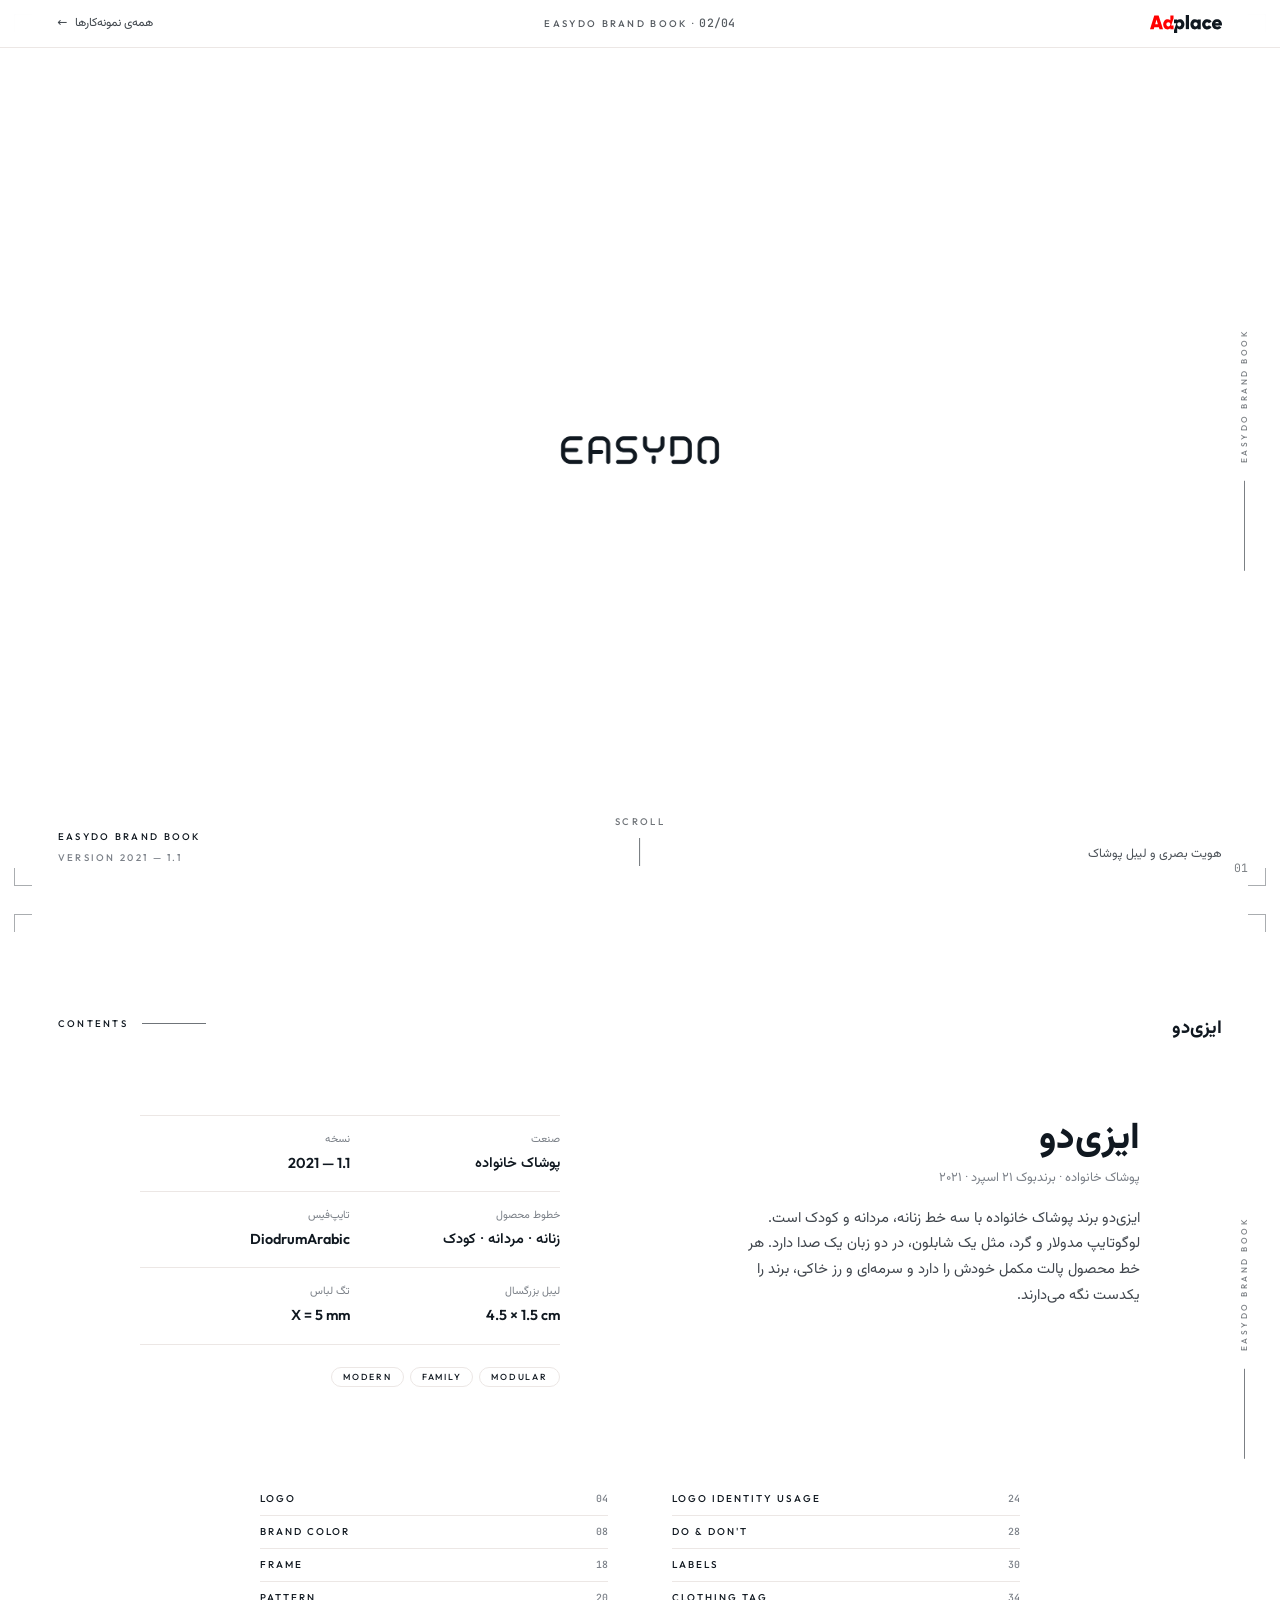
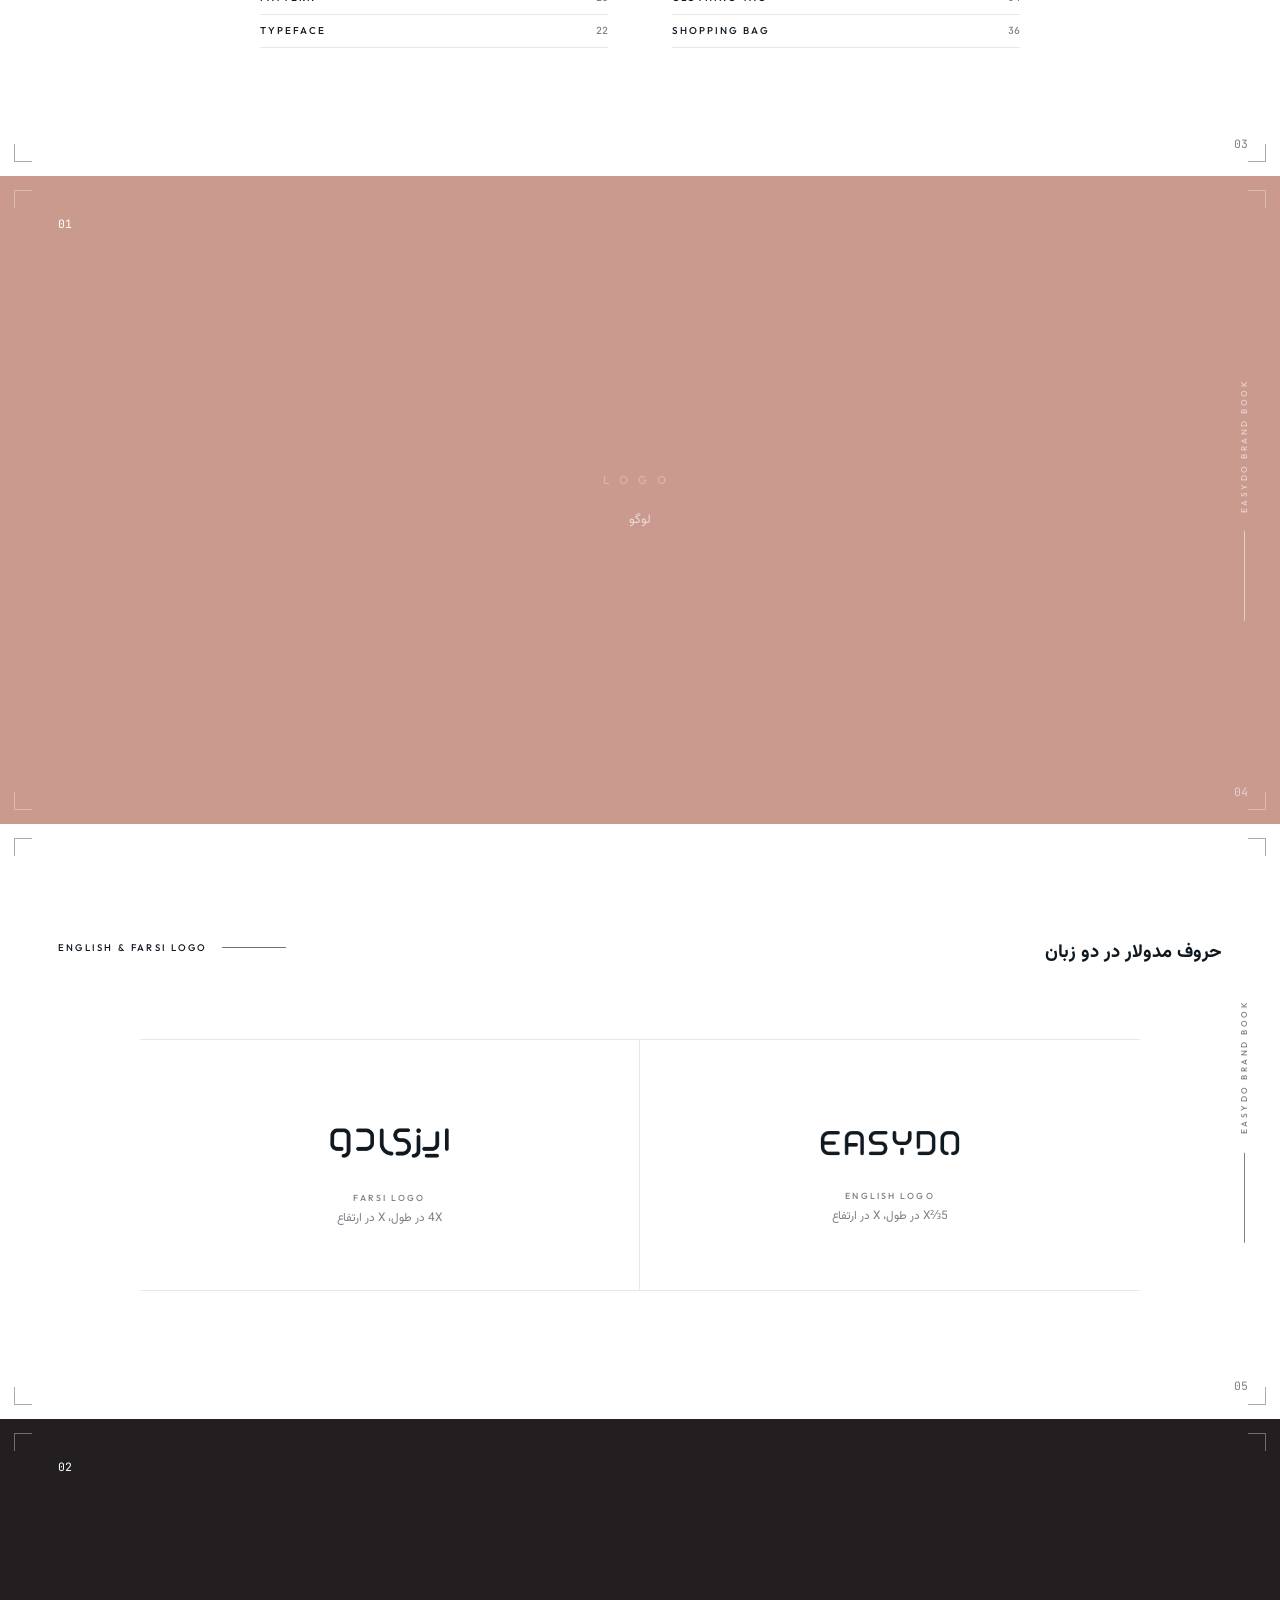
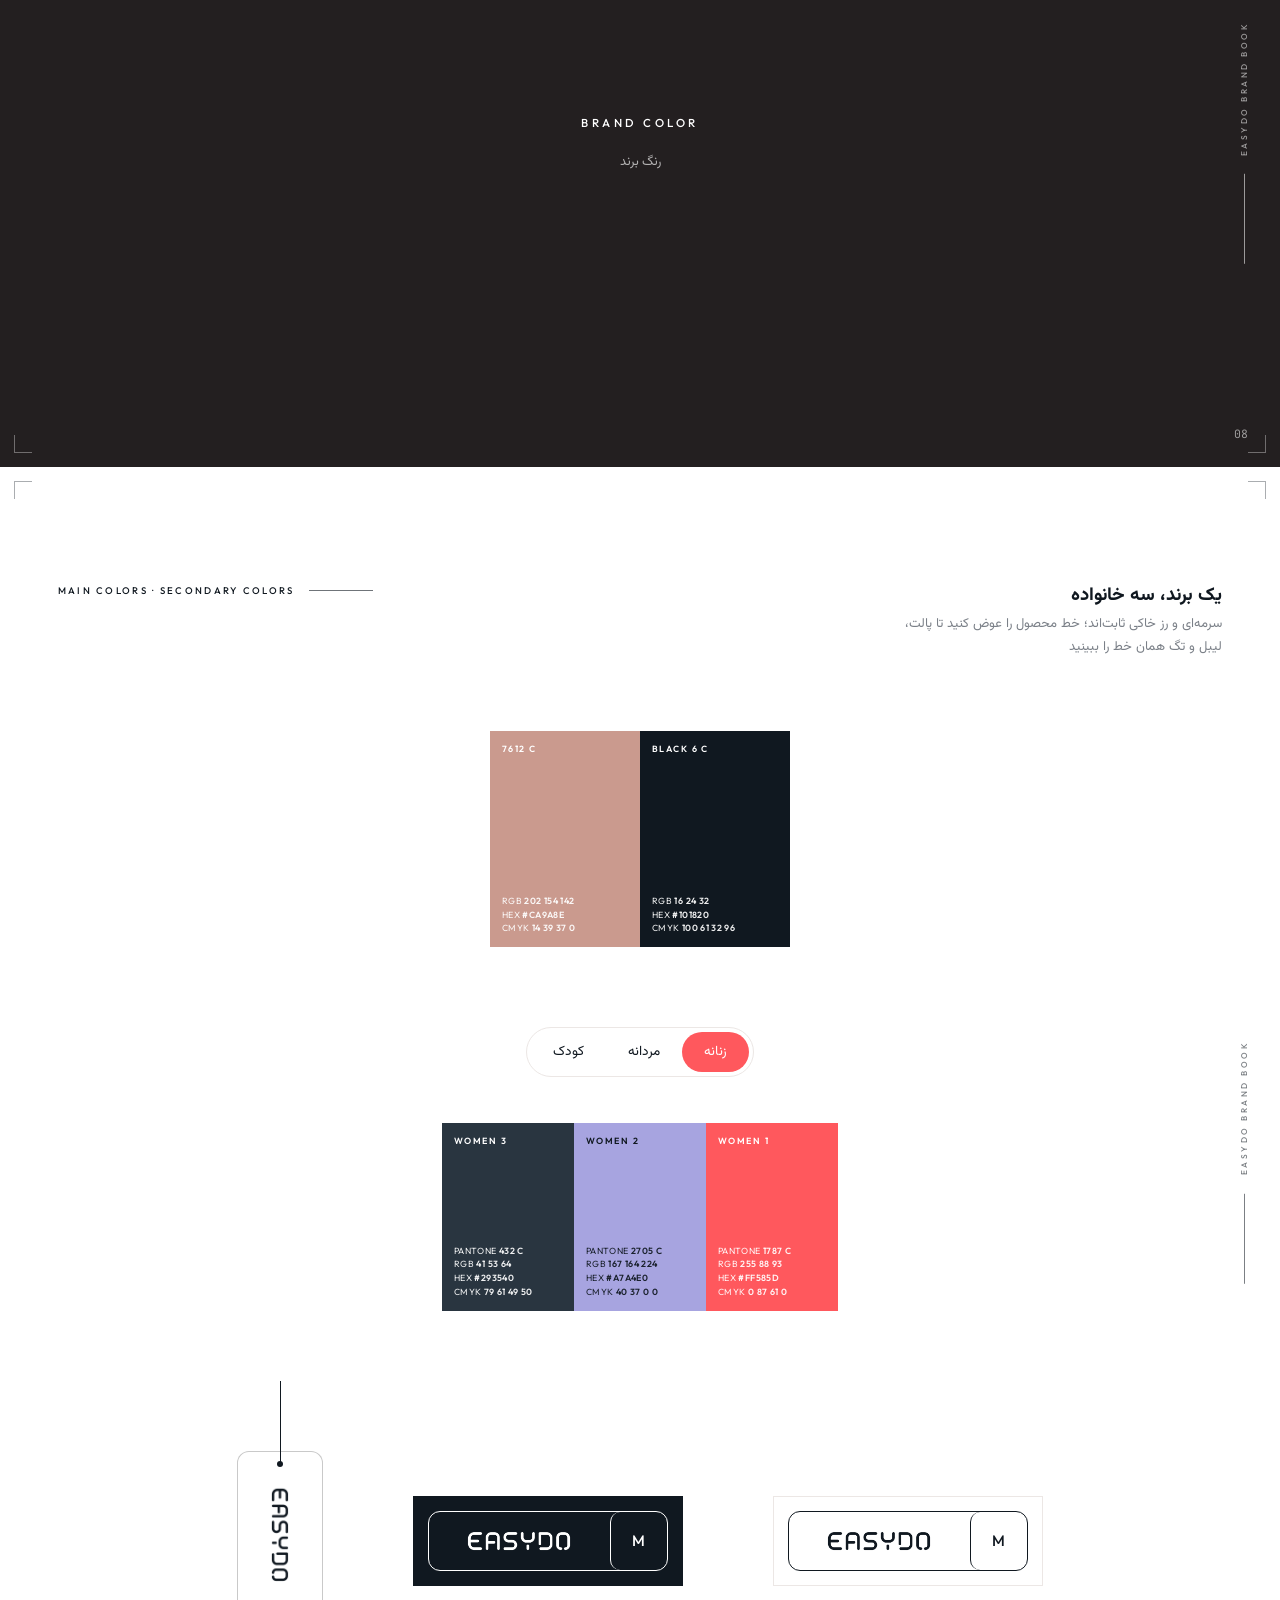
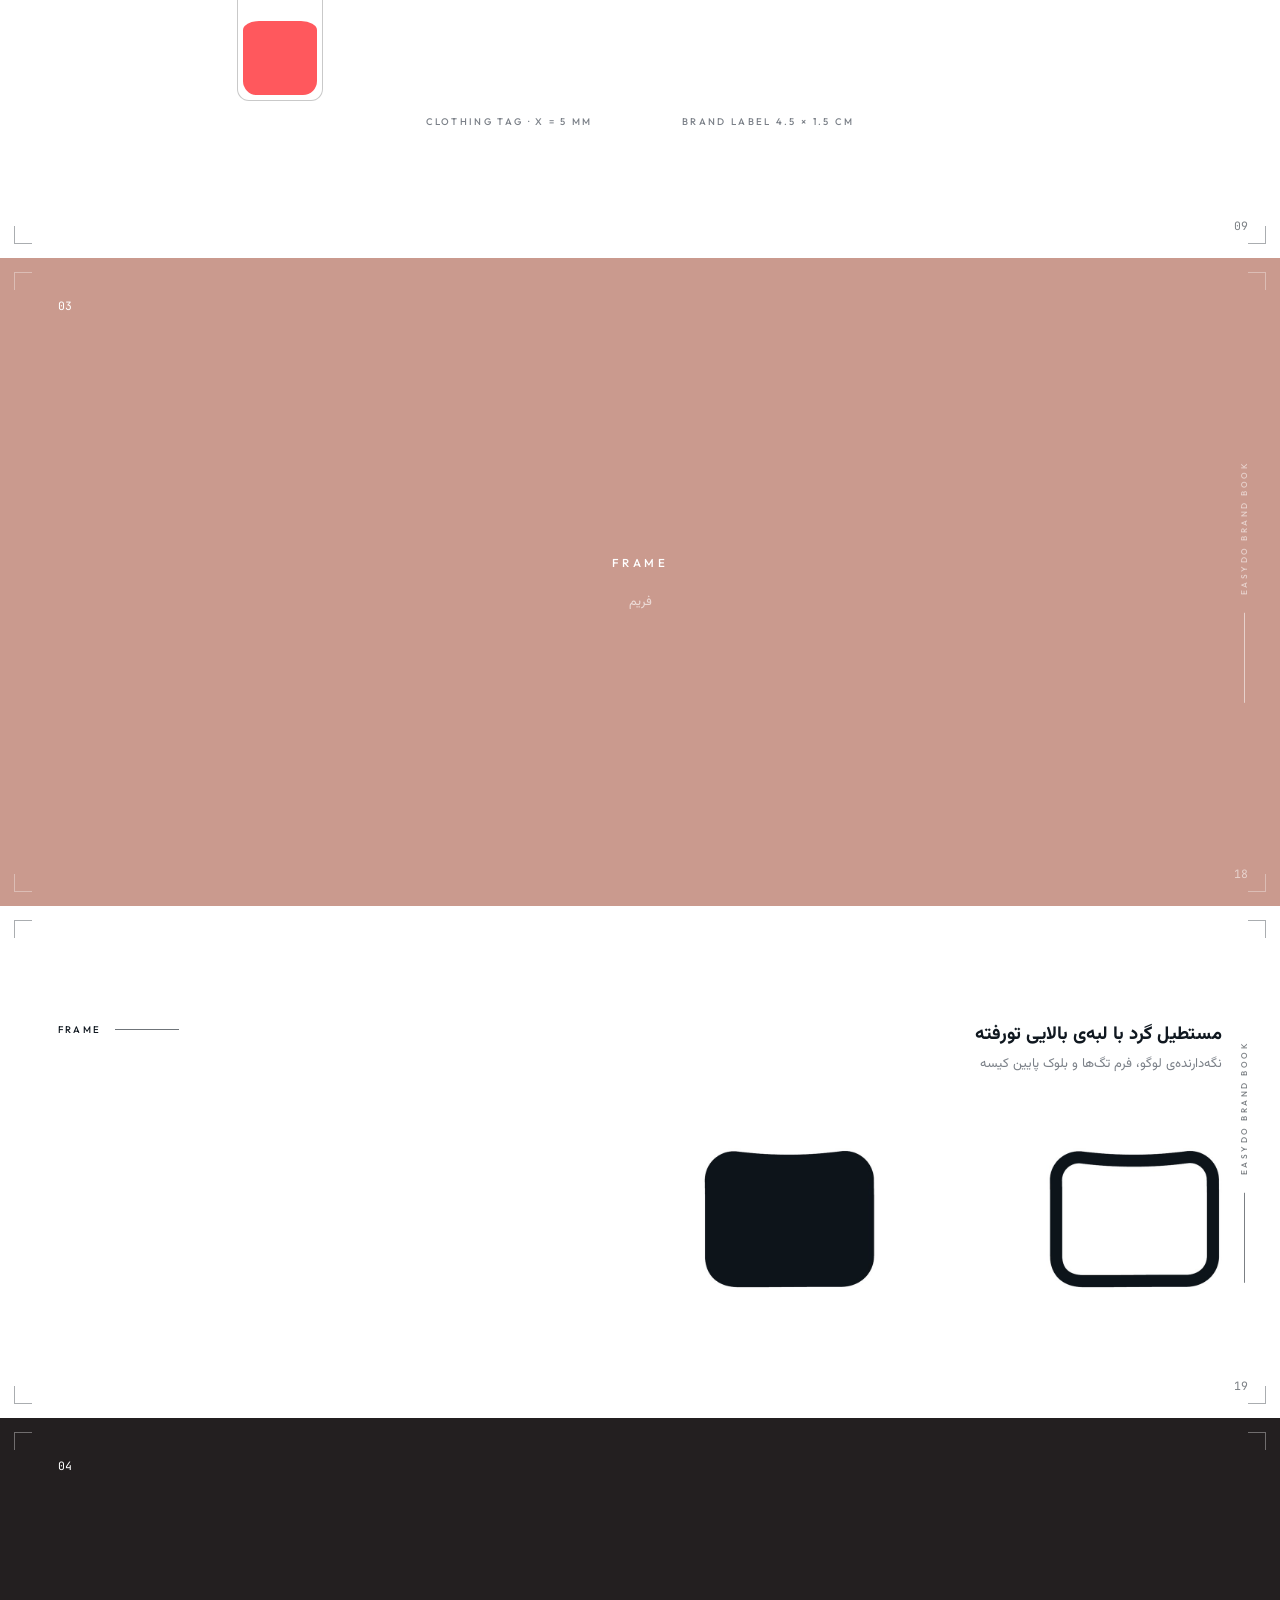
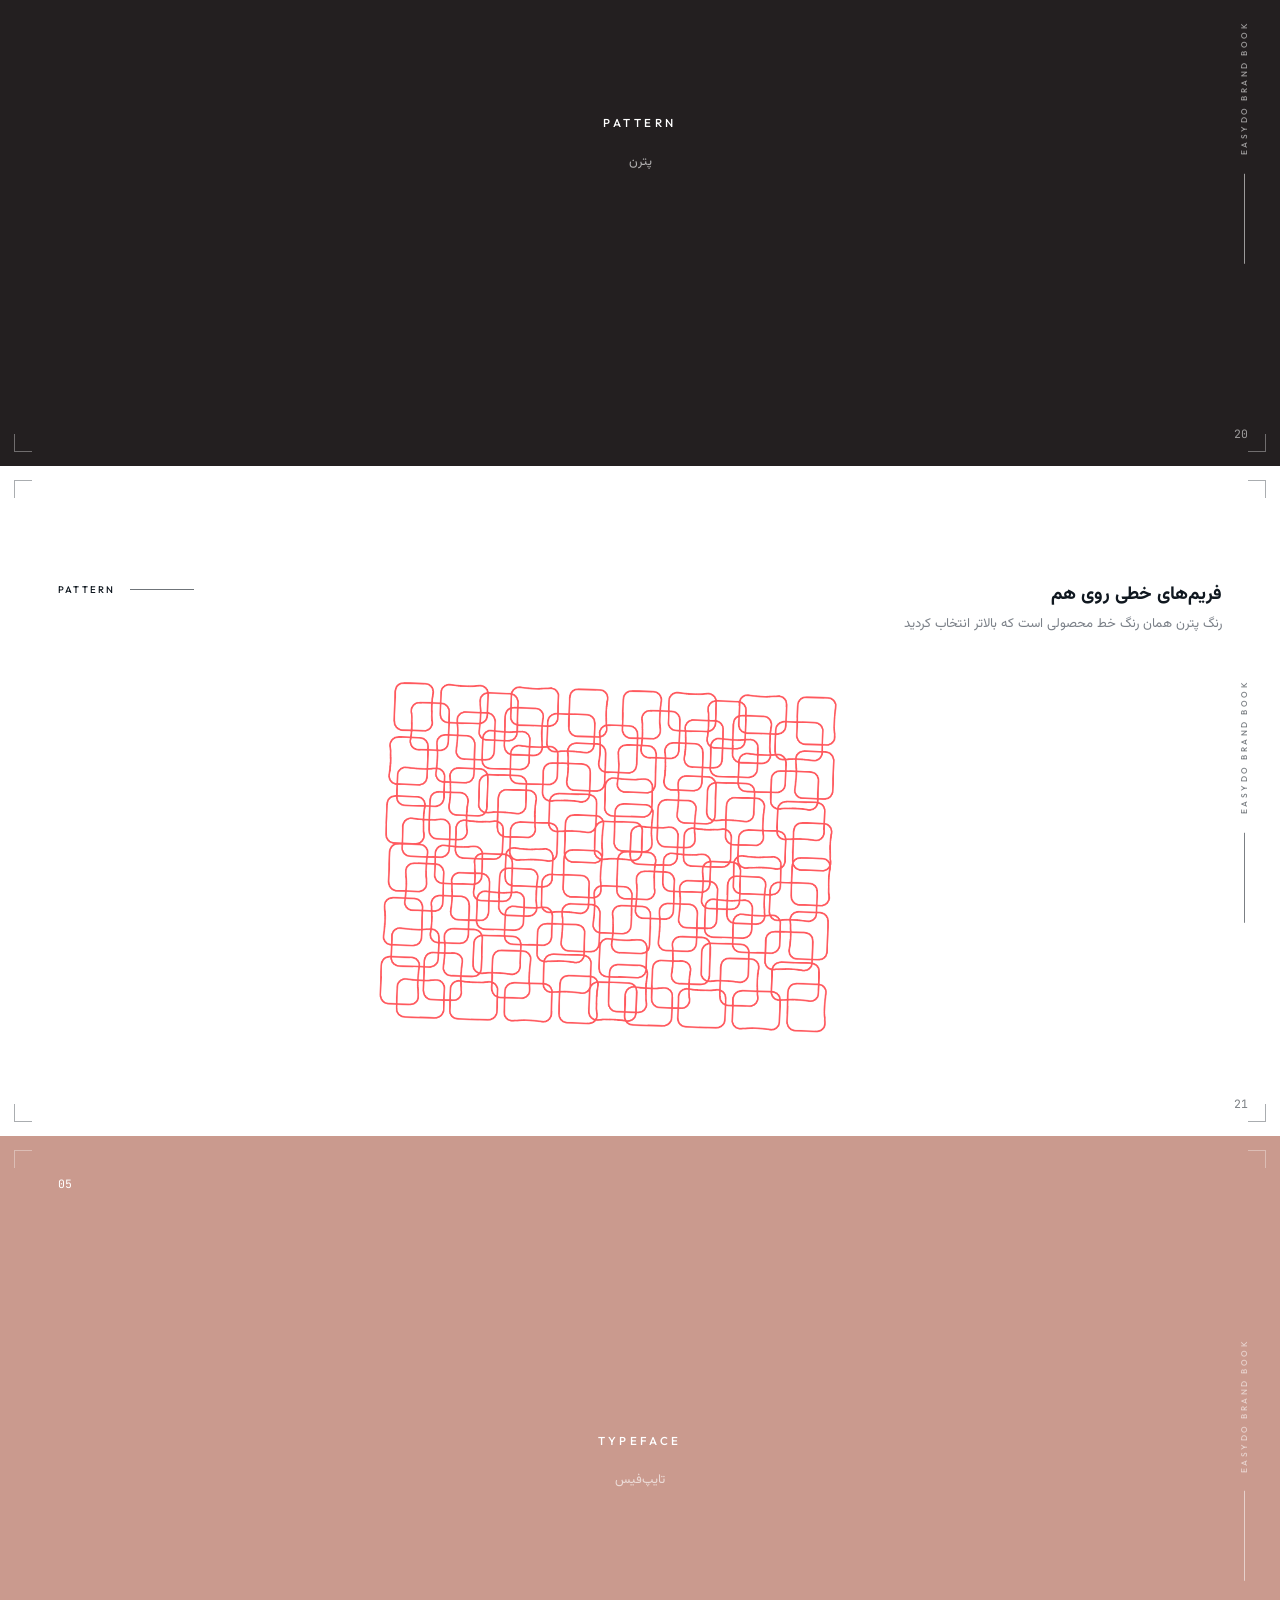
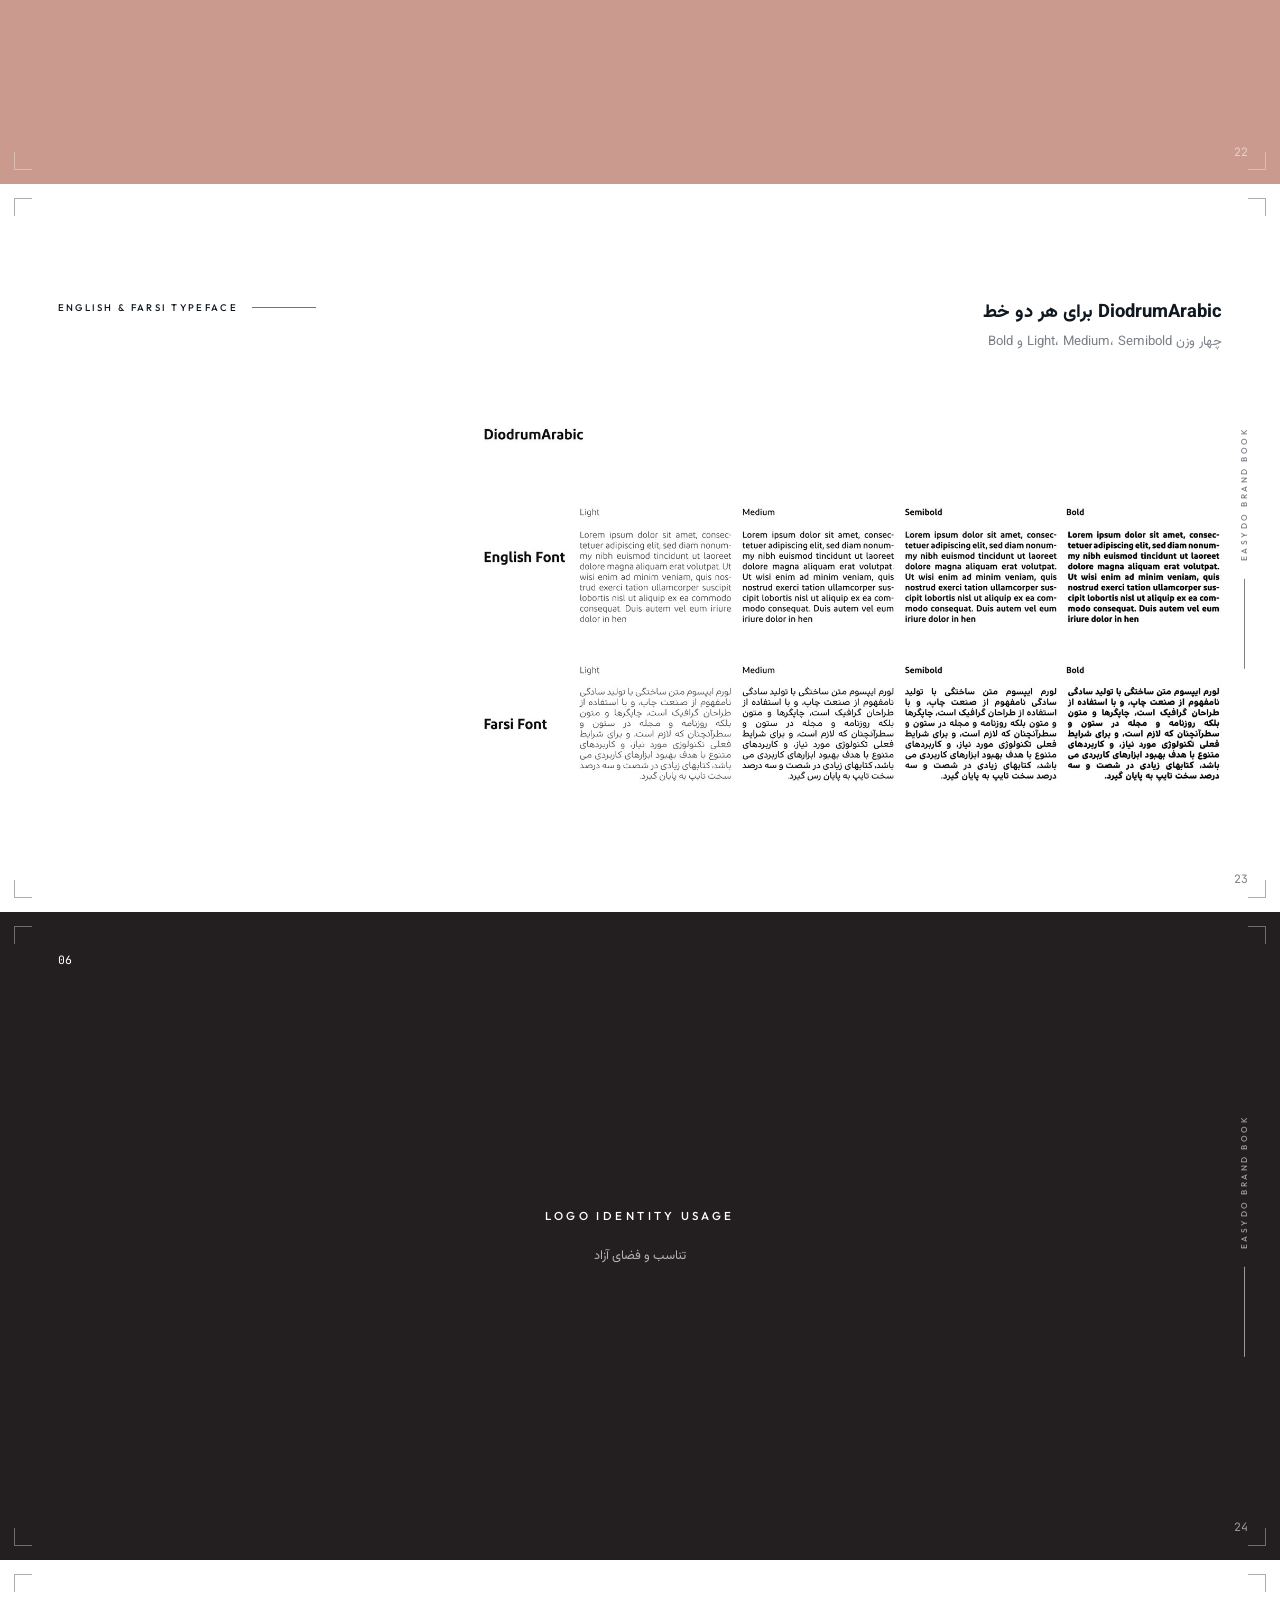
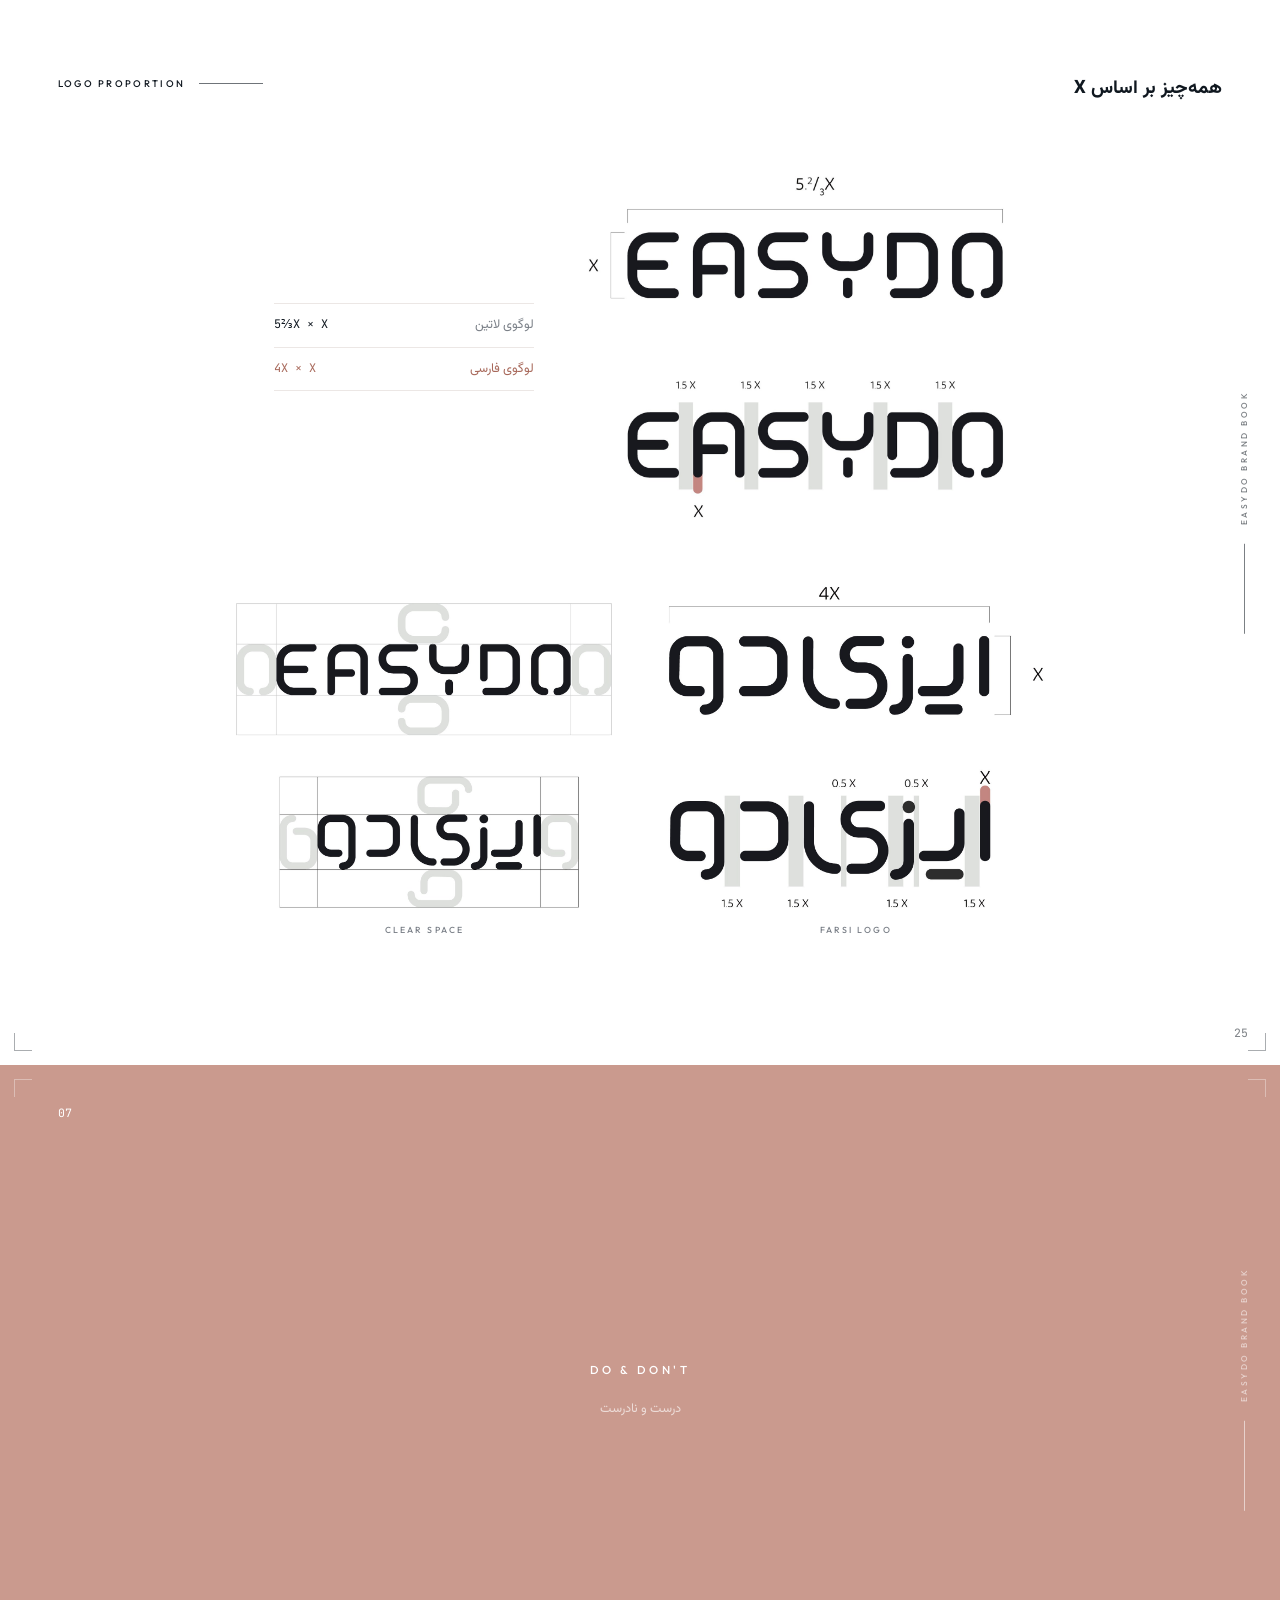
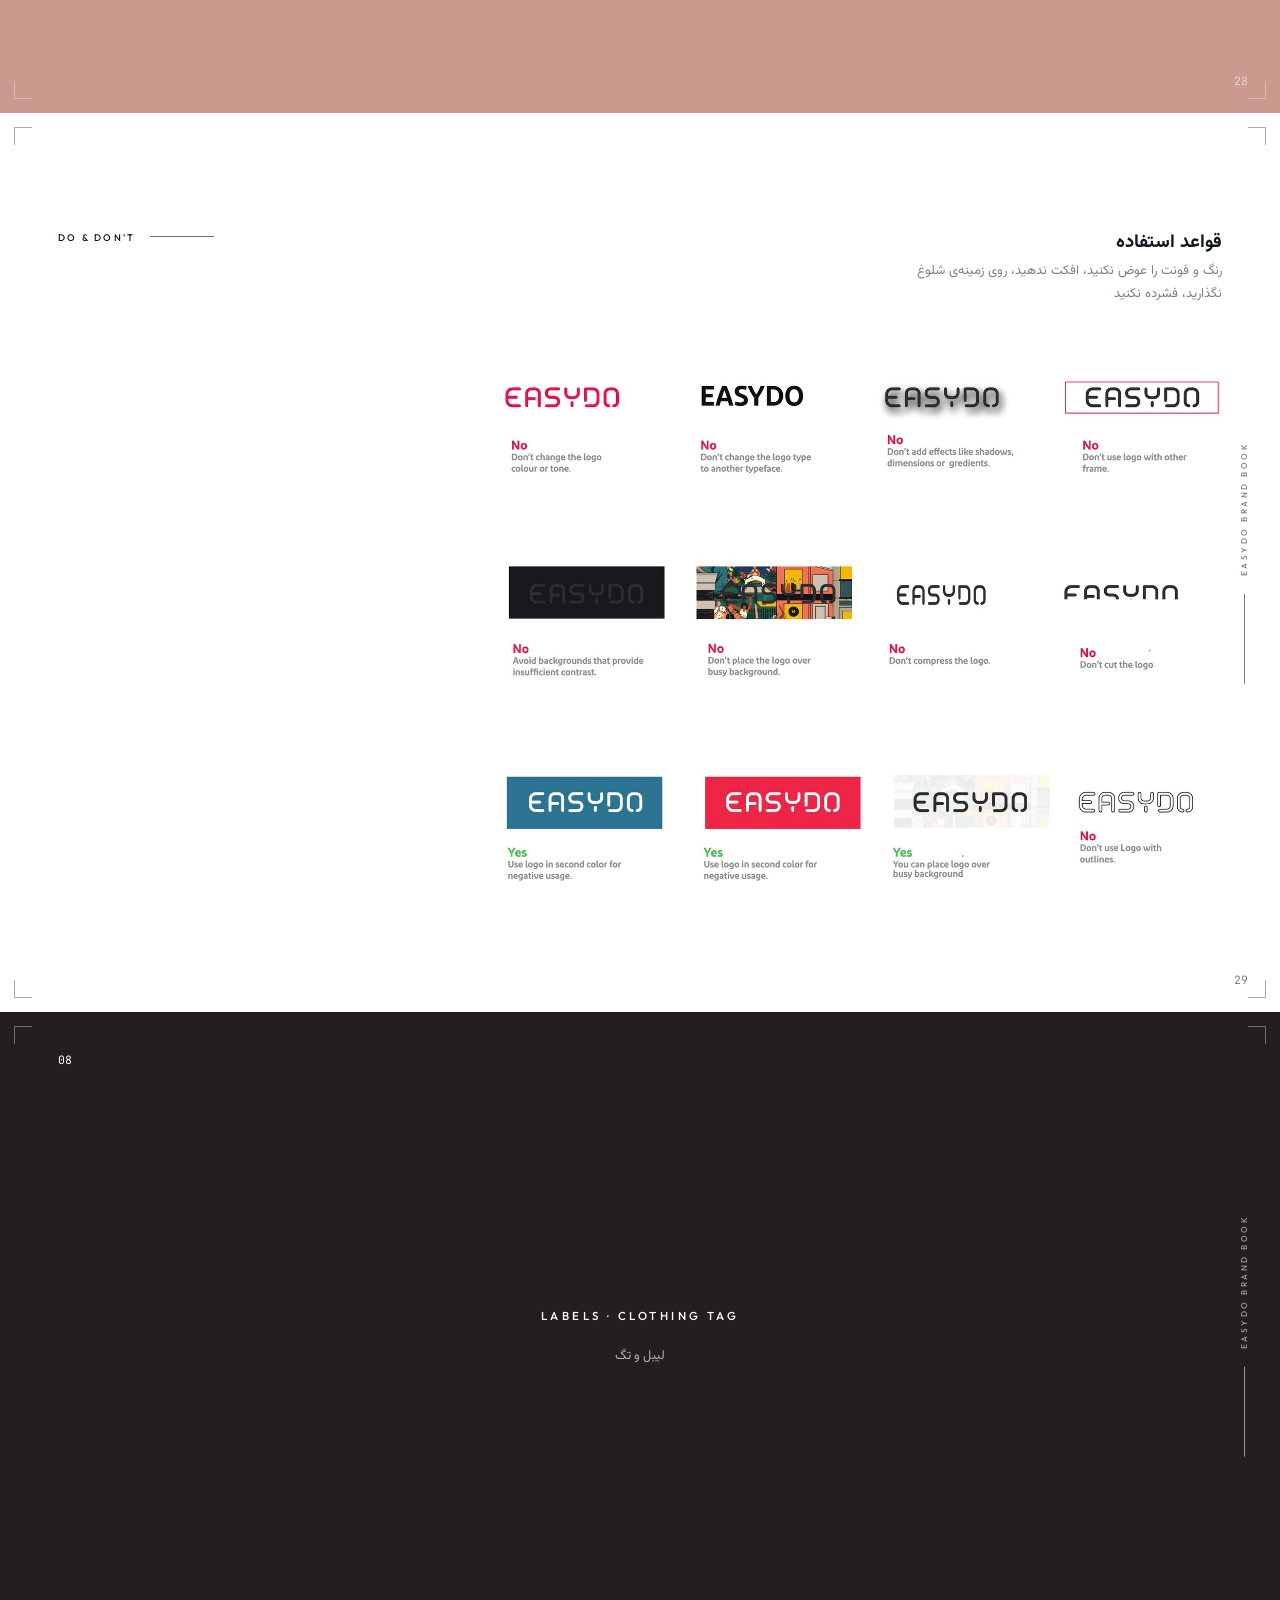
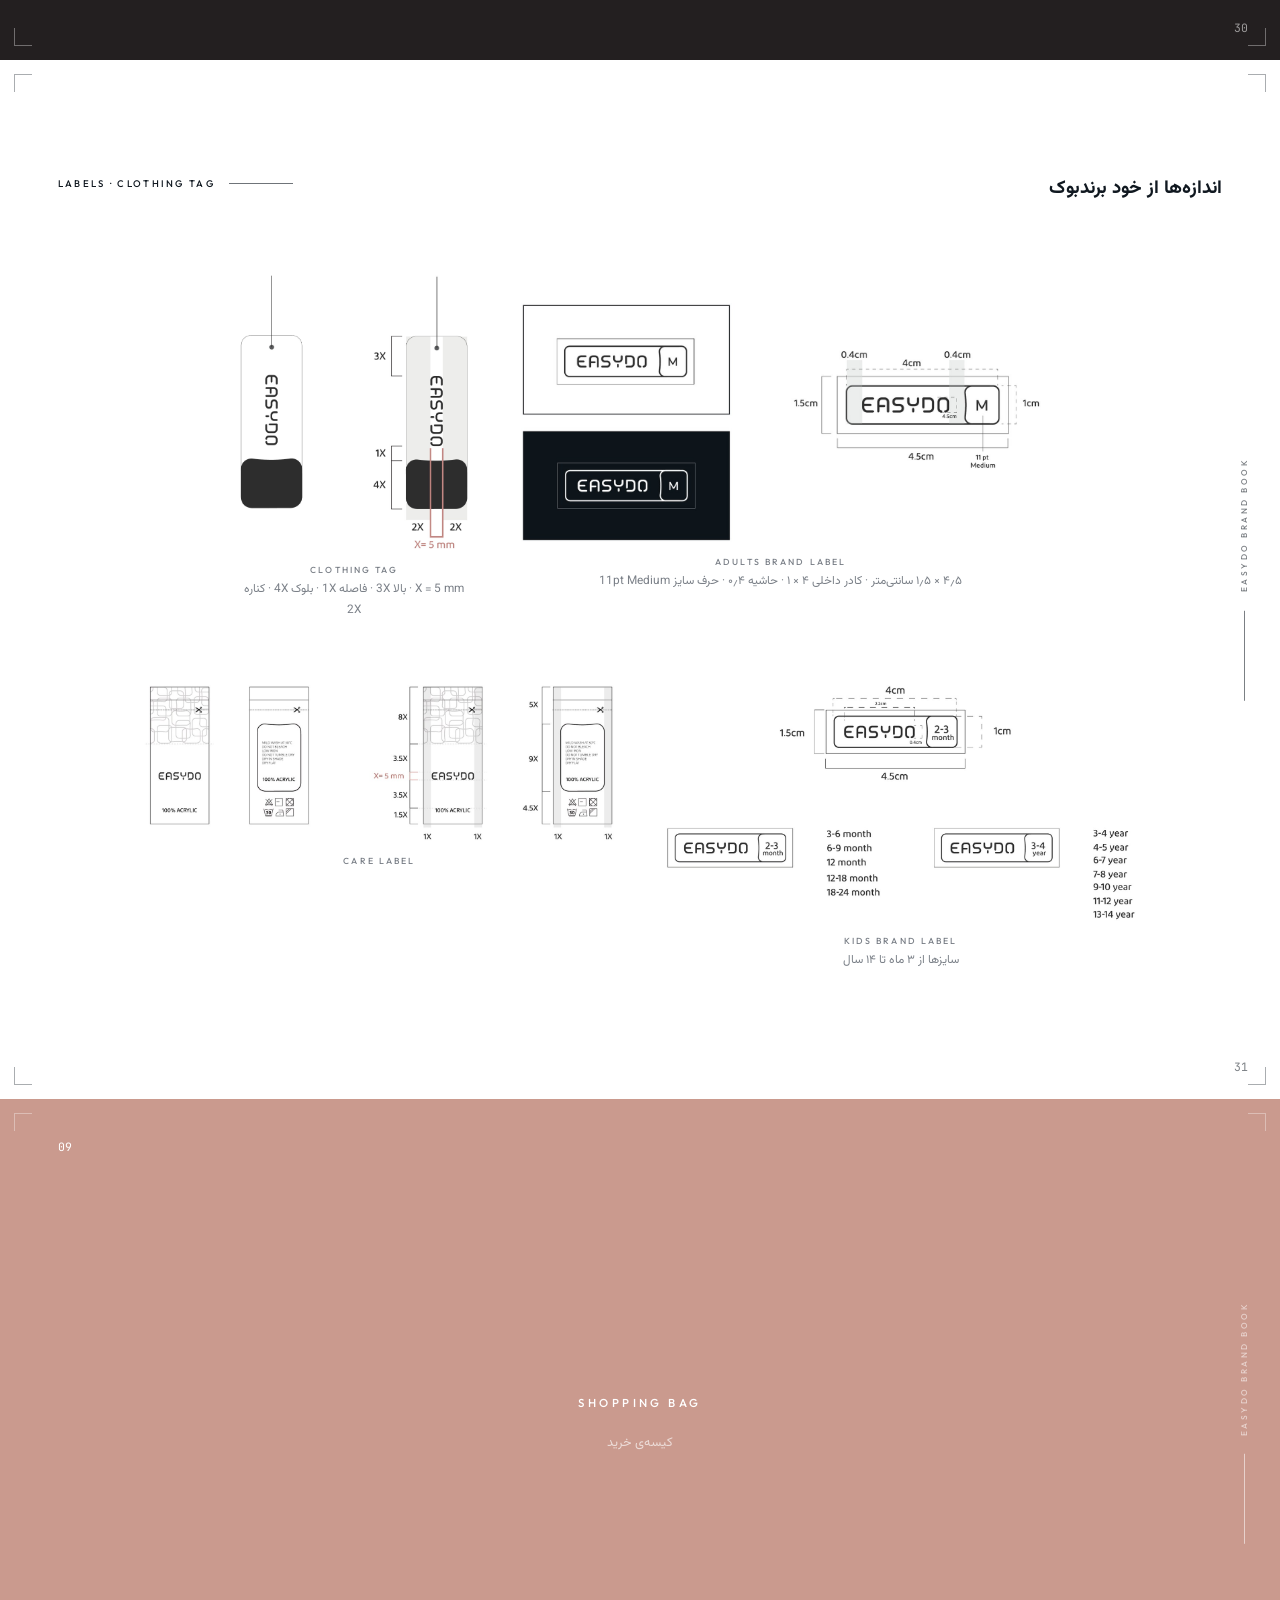
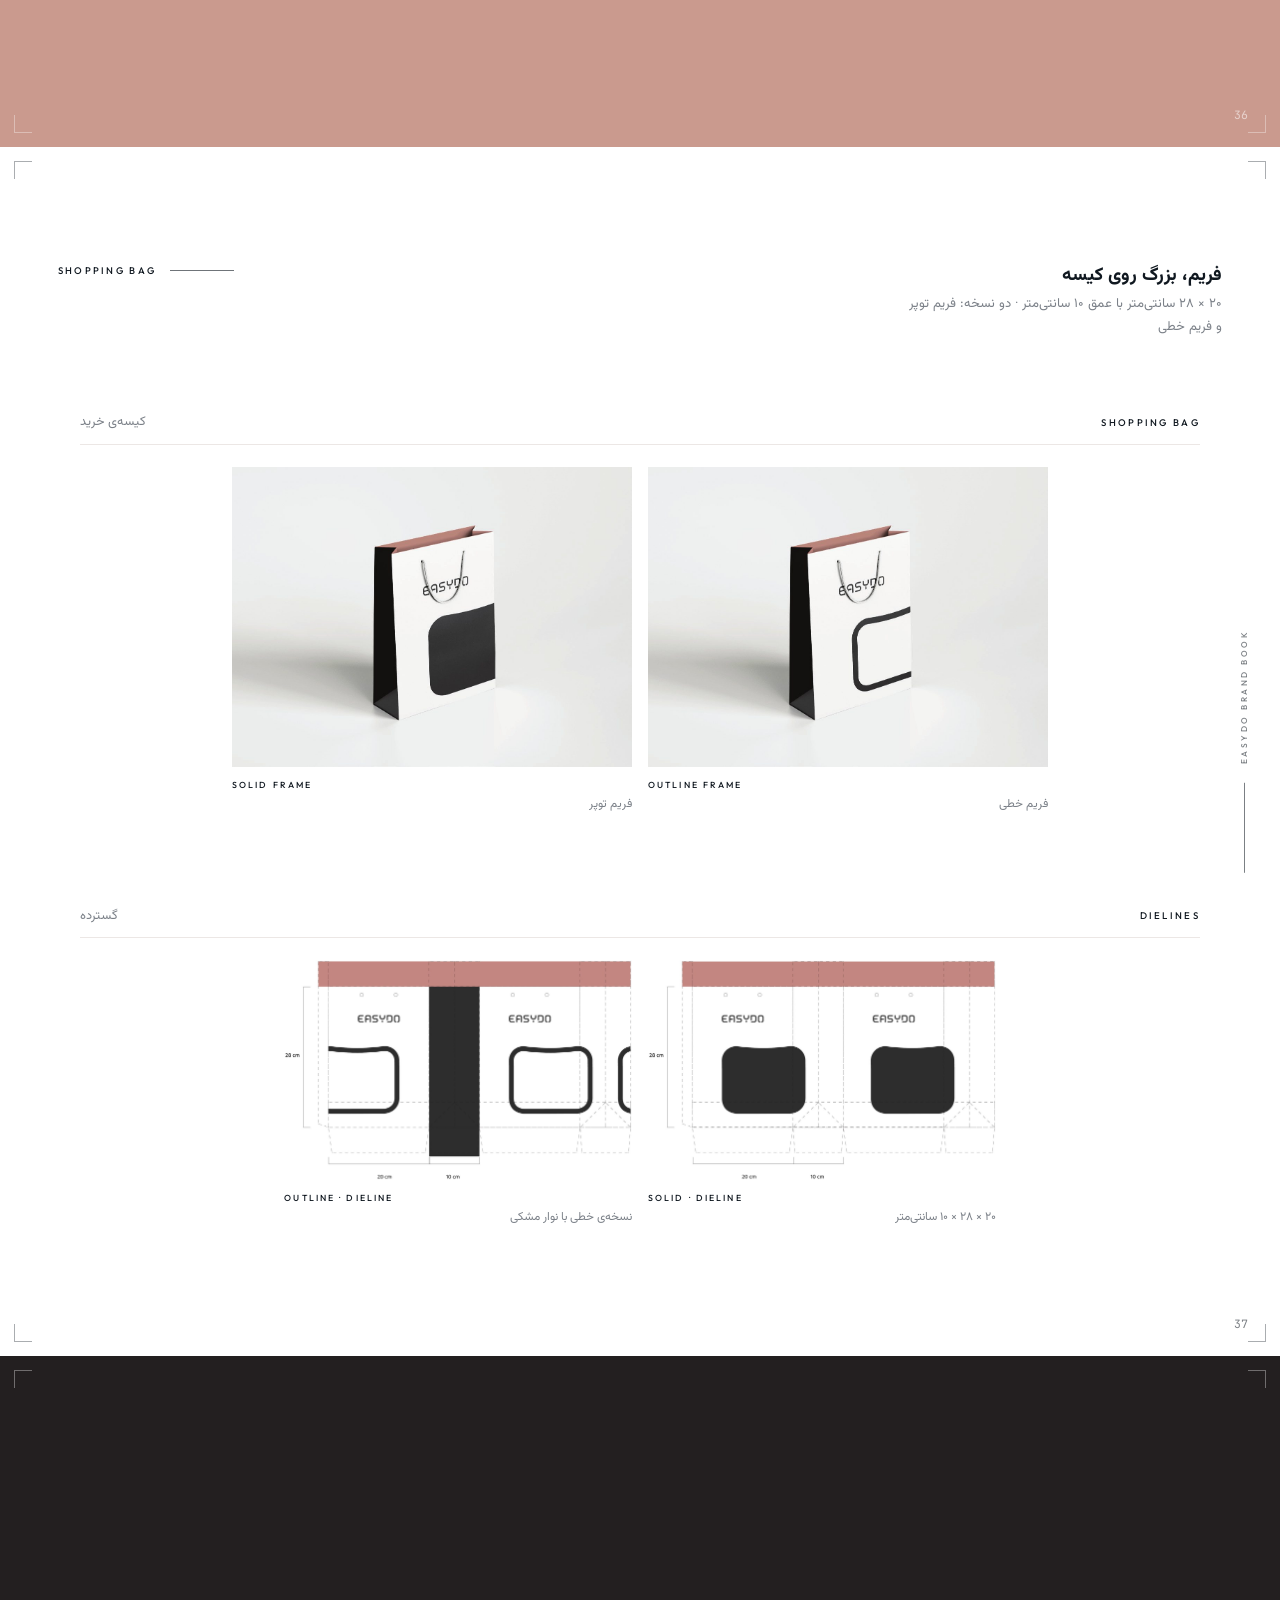
<file: work/easydo/index.html>
<!doctype html>
<html lang="fa" dir="rtl">
<head>
<meta charset="utf-8">
<meta name="viewport" content="width=device-width, initial-scale=1">
<title>ایزی‌دو | نمونه‌کار هویت بصری</title>
<meta name="description" content="هویت بصری ایزی‌دو: لوگوتایپ مدولار، فریم و پالت جدا برای زنانه، مردانه و کودک.">
<meta name="theme-color" content="#CA9A8E">
<link rel="icon" href="/assets/brand/favicon.svg">
<link rel="stylesheet" href="/assets/case/book.css">
<style>
.aud{display:flex;justify-content:center;gap:0;border:1px solid var(--line);border-radius:99px;padding:4px;width:max-content;margin:0 auto 46px}
.aud button{padding:8px 22px;border-radius:99px;font-size:.85rem;transition:background .4s,color .4s}
.aud button[aria-pressed=true]{background:var(--a1);color:#fff}
.lineup [data-cards]{min-height:188px}
.preview{display:flex;justify-content:center;align-items:center;gap:clamp(36px,7vw,110px);margin-top:70px;flex-wrap:wrap}
/* live adult label, 4.5 x 1.5 cm */
.lab{width:270px;aspect-ratio:3/1;display:grid;place-items:center;background:#fff;box-shadow:inset 0 0 0 1px var(--line)}
.lab--d{background:#101820;color:#fff;box-shadow:none}
.lab__in{direction:ltr;width:88.9%;height:66.7%;border:1.5px solid currentColor;border-radius:12px;display:flex;align-items:center;overflow:hidden}
.lab__in .mk{height:38%;flex:1;margin-inline:14px}
.lab__s{width:24%;height:100%;border-left:1.5px solid currentColor;border-radius:10px;display:grid;place-items:center;font:500 .95rem/1.05 Outfit,sans-serif;text-align:center;direction:ltr;transition:color .4s}
.lab__s small{font-size:.5rem;letter-spacing:.06em}
/* live hang tag, X = 5 mm */
.tag{position:relative;width:86px;height:250px;margin-top:70px;background:#fff;border-radius:12px;box-shadow:inset 0 0 0 1px #c9c9c9}
.tag::before{content:"";position:absolute;left:50%;top:-70px;width:1px;height:84px;background:#101820}
.tag::after{content:"";position:absolute;left:50%;top:10px;width:6px;height:6px;border-radius:50%;background:#101820;transform:translateX(-50%)}
.tag .mk{position:absolute;left:50%;top:84px;height:20px;transform:translate(-50%,-50%) rotate(90deg);color:#101820}
.tag__f{position:absolute;left:6px;right:6px;bottom:6px;height:74px;background:var(--a1);border-radius:16px 16px 14px 14px / 9px 9px 14px 14px;transition:background .5s}
.cap-row{display:flex;justify-content:center;gap:clamp(36px,7vw,110px);margin-top:12px;flex-wrap:wrap}
/* frame pattern */
.edp{height:300px;width:min(460px,100%);margin-inline:auto;background:var(--a1,#CA9A8E);-webkit-mask:url(/assets/case/easydo/pattern-a.png) center/contain no-repeat;mask:url(/assets/case/easydo/pattern-a.png) center/contain no-repeat;transform:scale(calc(.85 + var(--p,0) * .3)) rotate(calc(var(--p,0) * 4deg - 2deg));transition:background .5s}
</style>
</head>
<body style="--tone:#CA9A8E;--on-tone:#fff;--accent:#A8695B;--paper:#fff;--soft:#FAF6F5;--line:#ece7e5">
<header class="bar">
  <a class="bar__site" href="/" aria-label="Adplace"><img src="/assets/brand/adplace-ink.svg" alt="Adplace" width="73" height="18" style="display:block;height:18px;width:auto"></a>
  <span class="bar__mid caps">EASYDO BRAND BOOK · <span class="mono">02/04</span></span>
  <a class="bar__back" href="/#work">همه‌ی نمونه‌کارها <span aria-hidden="true">←</span></a>
  <span class="bar__p" aria-hidden="true"></span>
</header>
<main>

<section class="cover cover--light">
  <div class="furn" aria-hidden="true"><span class="crop tl"></span><span class="crop tr"></span><span class="crop bl"></span><span class="crop br"></span><div class="side"><span>EASYDO BRAND BOOK</span><i></i></div><span class="pno mono">01</span></div>
  <span class="mk " role="img" aria-label="لوگوی ایزی‌دو" style="--src:url(/assets/case/marks/easydo-logo.png);--ar:4.8193;height:34px;"></span>
  <div class="cover__meta"><span class="caps">EasyDo Brand Book</span><span class="caps muted">Version 2021 — 1.1</span></div>
  <div class="cover__fa">هویت بصری و لیبل پوشاک</div>
  <div class="cover__hint"><span class="caps">Scroll</span><i></i></div>
</section>

<section class="pg " id="contents" >
  <div class="furn" aria-hidden="true"><span class="crop tl"></span><span class="crop tr"></span><span class="crop bl"></span><span class="crop br"></span><div class="side"><span>EASYDO BRAND BOOK</span><i></i></div><span class="pno mono">03</span></div>
  <header class="pg__head rv"><div class="pg__fa"><h2>ایزی‌دو</h2></div><span class="lbl caps">Contents</span></header>
  
<div class="intro"><div class="rv"><h1>ایزی‌دو<small>پوشاک خانواده · برندبوک ۲۱ اسپرد · ۲۰۲۱</small></h1><p>ایزی‌دو برند پوشاک خانواده با سه خط زنانه، مردانه و کودک است. لوگوتایپ مدولار و گرد، مثل یک شابلون، در دو زبان یک صدا دارد. هر خط محصول پالت مکمل خودش را دارد و سرمه‌ای و رز خاکی، برند را یکدست نگه می‌دارند.</p></div><div class="rv rv-d1"><dl class="facts"><div><dt>صنعت</dt><dd>پوشاک خانواده</dd></div><div><dt>نسخه</dt><dd><span class="en">2021 — 1.1</span></dd></div><div><dt>خطوط محصول</dt><dd>زنانه · مردانه · کودک</dd></div><div><dt>تایپ‌فیس</dt><dd><span class="en">DiodrumArabic</span></dd></div><div><dt>لیبل بزرگسال</dt><dd><span class="en">4.5 × 1.5 cm</span></dd></div><div><dt>تگ لباس</dt><dd><span class="en">X = 5 mm</span></dd></div></dl><div class="chips"><span>Modern</span><span>Family</span><span>Modular</span></div></div></div>
<div style="height:clamp(56px,8vw,96px)"></div>
<nav class="toc rv" aria-label="فهرست"><a href="#logo"><span>Logo</span><span>04</span></a><a href="#color"><span>Brand color</span><span>08</span></a><a href="#frame"><span>Frame</span><span>18</span></a><a href="#pattern"><span>Pattern</span><span>20</span></a><a href="#type"><span>Typeface</span><span>22</span></a><a href="#usage"><span>Logo identity usage</span><span>24</span></a><a href="#dodont"><span>Do &amp; Don&#x27;t</span><span>28</span></a><a href="#labels"><span>Labels</span><span>30</span></a><a href="#labels"><span>Clothing tag</span><span>34</span></a><a href="#apps"><span>Shopping bag</span><span>36</span></a></nav>
</section>

<section class="divider" id="logo" data-p="pass">
  <div class="furn" aria-hidden="true"><span class="crop tl"></span><span class="crop tr"></span><span class="crop bl"></span><span class="crop br"></span><div class="side"><span>EASYDO BRAND BOOK</span><i></i></div><span class="pno mono">04</span></div>
  <span class="divider__n mono">01</span>
  <div class="divider__t"><span class="caps">Logo</span><span class="fa">لوگو</span></div>
</section>

<section class="pg " id="logos" >
  <div class="furn" aria-hidden="true"><span class="crop tl"></span><span class="crop tr"></span><span class="crop bl"></span><span class="crop br"></span><div class="side"><span>EASYDO BRAND BOOK</span><i></i></div><span class="pno mono">05</span></div>
  <header class="pg__head rv"><div class="pg__fa"><h2>حروف مدولار در دو زبان</h2></div><span class="lbl caps">English &amp; Farsi Logo</span></header>
  
<div class="trio rv" style="--n:2">
  <div><span class="mk " role="img" aria-label="لوگوی لاتین" style="--src:url(/assets/case/marks/easydo-logo.png);--ar:4.8193;height:30px;"></span><div class="cap"><span class="caps">English logo</span><span class="fa">5⅔X در طول، X در ارتفاع</span></div></div>
  <div><span class="mk " role="img" aria-label="لوگوی فارسی" style="--src:url(/assets/case/marks/easydo-logo-fa.png);--ar:3.6364;height:34px;"></span><div class="cap"><span class="caps">Farsi logo</span><span class="fa">4X در طول، X در ارتفاع</span></div></div>
</div>
</section>

<section class="divider" id="color" data-p="pass" style="--tone:#231F20">
  <div class="furn" aria-hidden="true"><span class="crop tl"></span><span class="crop tr"></span><span class="crop bl"></span><span class="crop br"></span><div class="side"><span>EASYDO BRAND BOOK</span><i></i></div><span class="pno mono">08</span></div>
  <span class="divider__n mono">02</span>
  <div class="divider__t"><span class="caps">Brand color</span><span class="fa">رنگ برند</span></div>
</section>

<section class="pg " id="color-p" >
  <div class="furn" aria-hidden="true"><span class="crop tl"></span><span class="crop tr"></span><span class="crop bl"></span><span class="crop br"></span><div class="side"><span>EASYDO BRAND BOOK</span><i></i></div><span class="pno mono">09</span></div>
  <header class="pg__head rv"><div class="pg__fa"><h2>یک برند، سه خانواده</h2><p>سرمه‌ای و رز خاکی ثابت‌اند؛ خط محصول را عوض کنید تا پالت، لیبل و تگ همان خط را ببینید</p></div><span class="lbl caps">Main Colors · Secondary Colors</span></header>
  
<div class="blk"><div class="cards rv"><button class="cc cc--main" data-hex="#101820" style="--c:#101820;--t:#FFFFFF;--i:0" aria-label="Black 6 C #101820"><b>Black 6 C</b><span><small>RGB <strong>16 24 32</strong></small><small>HEX <strong>#101820</strong></small><small>CMYK <strong>100 61 32 96</strong></small></span></button><button class="cc cc--main" data-hex="#CA9A8E" style="--c:#CA9A8E;--t:#FFFFFF;--i:1" aria-label="7612 C #CA9A8E"><b>7612 C</b><span><small>RGB <strong>202 154 142</strong></small><small>HEX <strong>#CA9A8E</strong></small><small>CMYK <strong>14 39 37 0</strong></small></span></button></div></div>
<div class="lineup" style="margin-top:80px">
  <div class="aud" role="group" aria-label="خط محصول"><button data-aud="women" aria-pressed="true">زنانه</button><button data-aud="men" aria-pressed="false">مردانه</button><button data-aud="kids" aria-pressed="false">کودک</button></div>
  <div class="blk" data-cards><div class="cards rv"><button class="cc" data-hex="#FF585D" style="--c:#FF585D;--t:#FFFFFF;--i:0" aria-label="Women 1 #FF585D"><b>Women 1</b><span><small>PANTONE <strong>1787 C</strong></small><small>RGB <strong>255 88 93</strong></small><small>HEX <strong>#FF585D</strong></small><small>CMYK <strong>0 87 61 0</strong></small></span></button><button class="cc" data-hex="#A7A4E0" style="--c:#A7A4E0;--t:#101820;--i:1" aria-label="Women 2 #A7A4E0"><b>Women 2</b><span><small>PANTONE <strong>2705 C</strong></small><small>RGB <strong>167 164 224</strong></small><small>HEX <strong>#A7A4E0</strong></small><small>CMYK <strong>40 37 0 0</strong></small></span></button><button class="cc" data-hex="#293540" style="--c:#293540;--t:#FFFFFF;--i:2" aria-label="Women 3 #293540"><b>Women 3</b><span><small>PANTONE <strong>432 C</strong></small><small>RGB <strong>41 53 64</strong></small><small>HEX <strong>#293540</strong></small><small>CMYK <strong>79 61 49 50</strong></small></span></button></div></div>
  <div class="preview">
    <div class="lab"><div class=lab__in><span class="mk " aria-hidden="true" style="--src:url(/assets/case/marks/easydo-logo.png);--ar:4.8193;"></span><span class=lab__s data-size>M</span></div></div>
    <div class="lab lab--d"><div class=lab__in><span class="mk " aria-hidden="true" style="--src:url(/assets/case/marks/easydo-logo.png);--ar:4.8193;"></span><span class=lab__s data-size>M</span></div></div>
    <div class="tag"><span class="mk " aria-hidden="true" style="--src:url(/assets/case/marks/easydo-logo.png);--ar:4.8193;"></span><span class="tag__f"></span></div>
  </div>
  <div class="cap-row"><span class="caps muted">Brand label 4.5 × 1.5 cm</span><span class="caps muted">Clothing tag · X = 5 mm</span></div>
</div>
</section>

<section class="divider" id="frame" data-p="pass">
  <div class="furn" aria-hidden="true"><span class="crop tl"></span><span class="crop tr"></span><span class="crop bl"></span><span class="crop br"></span><div class="side"><span>EASYDO BRAND BOOK</span><i></i></div><span class="pno mono">18</span></div>
  <span class="divider__n mono">03</span>
  <div class="divider__t"><span class="caps">Frame</span><span class="fa">فریم</span></div>
</section>

<section class="pg " id="frame-p" >
  <div class="furn" aria-hidden="true"><span class="crop tl"></span><span class="crop tr"></span><span class="crop bl"></span><span class="crop br"></span><div class="side"><span>EASYDO BRAND BOOK</span><i></i></div><span class="pno mono">19</span></div>
  <header class="pg__head rv"><div class="pg__fa"><h2>مستطیل گرد با لبه‌ی بالایی تورفته</h2><p>نگه‌دارنده‌ی لوگو، فرم تگ‌ها و بلوک پایین کیسه</p></div><span class="lbl caps">Frame</span></header>
  <figure class="fig rv zoom" data-full="/assets/case/easydo/frame.jpg" style="--w:520px"><img src="/assets/case/easydo/frame.jpg" width="1400" height="384" alt="فریم" loading="lazy" decoding="async" class="" style=""></figure>
</section>

<section class="divider" id="pattern" data-p="pass" style="--tone:#231F20">
  <div class="furn" aria-hidden="true"><span class="crop tl"></span><span class="crop tr"></span><span class="crop bl"></span><span class="crop br"></span><div class="side"><span>EASYDO BRAND BOOK</span><i></i></div><span class="pno mono">20</span></div>
  <span class="divider__n mono">04</span>
  <div class="divider__t"><span class="caps">Pattern</span><span class="fa">پترن</span></div>
</section>

<section class="pg " id="pattern-p" >
  <div class="furn" aria-hidden="true"><span class="crop tl"></span><span class="crop tr"></span><span class="crop bl"></span><span class="crop br"></span><div class="side"><span>EASYDO BRAND BOOK</span><i></i></div><span class="pno mono">21</span></div>
  <header class="pg__head rv"><div class="pg__fa"><h2>فریم‌های خطی روی هم</h2><p>رنگ پترن همان رنگ خط محصولی است که بالاتر انتخاب کردید</p></div><span class="lbl caps">Pattern</span></header>
  <div data-p="pass" class="lineup-p"><div class="edp"></div></div>
</section>

<section class="divider" id="type" data-p="pass">
  <div class="furn" aria-hidden="true"><span class="crop tl"></span><span class="crop tr"></span><span class="crop bl"></span><span class="crop br"></span><div class="side"><span>EASYDO BRAND BOOK</span><i></i></div><span class="pno mono">22</span></div>
  <span class="divider__n mono">05</span>
  <div class="divider__t"><span class="caps">Typeface</span><span class="fa">تایپ‌فیس</span></div>
</section>

<section class="pg " id="type-p" >
  <div class="furn" aria-hidden="true"><span class="crop tl"></span><span class="crop tr"></span><span class="crop bl"></span><span class="crop br"></span><div class="side"><span>EASYDO BRAND BOOK</span><i></i></div><span class="pno mono">23</span></div>
  <header class="pg__head rv"><div class="pg__fa"><h2>DiodrumArabic برای هر دو خط</h2><p>چهار وزن Light، Medium، Semibold و Bold</p></div><span class="lbl caps">English &amp; Farsi Typeface</span></header>
  <figure class="fig rv zoom" data-full="/assets/case/easydo/type.jpg" style="--w:740px"><img src="/assets/case/easydo/type.jpg" width="1400" height="677" alt="تایپ‌فیس" loading="lazy" decoding="async" class="" style=""></figure>
</section>

<section class="divider" id="usage" data-p="pass" style="--tone:#231F20">
  <div class="furn" aria-hidden="true"><span class="crop tl"></span><span class="crop tr"></span><span class="crop bl"></span><span class="crop br"></span><div class="side"><span>EASYDO BRAND BOOK</span><i></i></div><span class="pno mono">24</span></div>
  <span class="divider__n mono">06</span>
  <div class="divider__t"><span class="caps">Logo identity usage</span><span class="fa">تناسب و فضای آزاد</span></div>
</section>

<section class="pg " id="usage-p" >
  <div class="furn" aria-hidden="true"><span class="crop tl"></span><span class="crop tr"></span><span class="crop bl"></span><span class="crop br"></span><div class="side"><span>EASYDO BRAND BOOK</span><i></i></div><span class="pno mono">25</span></div>
  <header class="pg__head rv"><div class="pg__fa"><h2>همه‌چیز بر اساس X</h2></div><span class="lbl caps">Logo Proportion</span></header>
  
<div class="blk" data-p="view" data-steps="2" style="align-items:center">
  <figure class="fig rv zoom" data-full="/assets/case/easydo/usage.jpg" style="--w:420px"><img src="/assets/case/easydo/usage.jpg" width="1400" height="1152" alt="تناسب لوگوی لاتین" loading="lazy" decoding="async" class="" style=""></figure>
  <dl class="specs"><div data-s=0><dt>لوگوی لاتین</dt><dd>5⅔X × X</dd></div><div data-s=1><dt>لوگوی فارسی</dt><dd>4X × X</dd></div></dl>
</div>
<div class="blk" style="margin-top:64px"><figure class="fig rv zoom" data-full="/assets/case/easydo/prop-a.jpg" style="--w:380px"><img src="/assets/case/easydo/prop-a.jpg" width="1380" height="1184" alt="تناسب لوگوی فارسی" loading="lazy" decoding="async" class="" style=""><figcaption class="cap"><span class=caps>Farsi logo</span></figcaption></figure><figure class="fig rv zoom" data-full="/assets/case/easydo/prop-b.jpg" style="--w:380px"><img src="/assets/case/easydo/prop-b.jpg" width="1400" height="1137" alt="فضای آزاد" loading="lazy" decoding="async" class="" style=""><figcaption class="cap"><span class=caps>Clear space</span></figcaption></figure></div>
</section>

<section class="divider" id="dodont" data-p="pass">
  <div class="furn" aria-hidden="true"><span class="crop tl"></span><span class="crop tr"></span><span class="crop bl"></span><span class="crop br"></span><div class="side"><span>EASYDO BRAND BOOK</span><i></i></div><span class="pno mono">28</span></div>
  <span class="divider__n mono">07</span>
  <div class="divider__t"><span class="caps">Do &amp; Don&#x27;t</span><span class="fa">درست و نادرست</span></div>
</section>

<section class="pg " id="dodont-p" >
  <div class="furn" aria-hidden="true"><span class="crop tl"></span><span class="crop tr"></span><span class="crop bl"></span><span class="crop br"></span><div class="side"><span>EASYDO BRAND BOOK</span><i></i></div><span class="pno mono">29</span></div>
  <header class="pg__head rv"><div class="pg__fa"><h2>قواعد استفاده</h2><p>رنگ و فونت را عوض نکنید، افکت ندهید، روی زمینه‌ی شلوغ نگذارید، فشرده نکنید</p></div><span class="lbl caps">Do &amp; Don&#x27;t</span></header>
  <figure class="fig rv zoom" data-full="/assets/case/easydo/dodont.jpg" style="--w:720px"><img src="/assets/case/easydo/dodont.jpg" width="1400" height="983" alt="درست و نادرست" loading="lazy" decoding="async" class="" style=""></figure>
</section>

<section class="divider" id="labels" data-p="pass" style="--tone:#231F20">
  <div class="furn" aria-hidden="true"><span class="crop tl"></span><span class="crop tr"></span><span class="crop bl"></span><span class="crop br"></span><div class="side"><span>EASYDO BRAND BOOK</span><i></i></div><span class="pno mono">30</span></div>
  <span class="divider__n mono">08</span>
  <div class="divider__t"><span class="caps">Labels · Clothing tag</span><span class="fa">لیبل و تگ</span></div>
</section>

<section class="pg " id="labels-p" >
  <div class="furn" aria-hidden="true"><span class="crop tl"></span><span class="crop tr"></span><span class="crop bl"></span><span class="crop br"></span><div class="side"><span>EASYDO BRAND BOOK</span><i></i></div><span class="pno mono">31</span></div>
  <header class="pg__head rv"><div class="pg__fa"><h2>اندازه‌ها از خود برندبوک</h2></div><span class="lbl caps">Labels · Clothing Tag</span></header>
  
<div class="blk" style="align-items:center">
  <figure class="fig rv zoom" data-full="/assets/case/easydo/label.jpg" style="--w:520px"><img src="/assets/case/easydo/label.jpg" width="1400" height="644" alt="لیبل بزرگسال" loading="lazy" decoding="async" class="" style=""><figcaption class="cap"><span class=caps>Adults brand label</span><span class=fa>۴٫۵ × ۱٫۵ سانتی‌متر · کادر داخلی ۴ × ۱ · حاشیه ۰٫۴ · حرف سایز 11pt Medium</span></figcaption></figure>
  <figure class="fig rv zoom" data-full="/assets/case/easydo/tag.jpg" style="--w:230px"><img src="/assets/case/easydo/tag.jpg" width="1330" height="1592" alt="تگ لباس" loading="lazy" decoding="async" class="" style=""><figcaption class="cap"><span class=caps>Clothing tag</span><span class=fa>X = 5 mm · بالا 3X · فاصله 1X · بلوک 4X · کناره 2X</span></figcaption></figure>
</div>
<div class="blk" style="margin-top:64px;align-items:flex-start">
  <figure class="fig rv zoom" data-full="/assets/case/easydo/kids-label.jpg" style="--w:470px"><img src="/assets/case/easydo/kids-label.jpg" width="1400" height="703" alt="لیبل کودک" loading="lazy" decoding="async" class="" style=""><figcaption class="cap"><span class=caps>Kids brand label</span><span class=fa>سایزها از ۳ ماه تا ۱۴ سال</span></figcaption></figure>
  <figure class="fig rv zoom" data-full="/assets/case/easydo/care.jpg" style="--w:470px"><img src="/assets/case/easydo/care.jpg" width="1400" height="467" alt="لیبل شست‌وشو" loading="lazy" decoding="async" class="" style=""><figcaption class="cap"><span class=caps>Care label</span></figcaption></figure>
</div>
</section>

<section class="divider" id="apps" data-p="pass">
  <div class="furn" aria-hidden="true"><span class="crop tl"></span><span class="crop tr"></span><span class="crop bl"></span><span class="crop br"></span><div class="side"><span>EASYDO BRAND BOOK</span><i></i></div><span class="pno mono">36</span></div>
  <span class="divider__n mono">09</span>
  <div class="divider__t"><span class="caps">Shopping bag</span><span class="fa">کیسه‌ی خرید</span></div>
</section>

<section class="pg " id="apps-p" >
  <div class="furn" aria-hidden="true"><span class="crop tl"></span><span class="crop tr"></span><span class="crop bl"></span><span class="crop br"></span><div class="side"><span>EASYDO BRAND BOOK</span><i></i></div><span class="pno mono">37</span></div>
  <header class="pg__head rv"><div class="pg__fa"><h2>فریم، بزرگ روی کیسه</h2><p>۲۰ × ۲۸ سانتی‌متر با عمق ۱۰ سانتی‌متر · دو نسخه: فریم توپر و فریم خطی</p></div><span class="lbl caps">Shopping Bag</span></header>
  <div class="apps"><div class="app-g"><div class="app-g__h rv"><span class="caps">Shopping bag</span><span class="fa">کیسه‌ی خرید</span></div><div class="app-row"><figure class="app rv rv-d0 zoom" data-full="/assets/case/easydo/bag-1.jpg" style="--h:300px"><div class="app__img"><img src="/assets/case/easydo/bag-1.jpg" width="1147" height="860" alt="فریم خطی" loading="lazy" decoding="async" class="" style=""></div><figcaption><span class="caps">Outline frame</span><span class="fa">فریم خطی</span></figcaption></figure><figure class="app rv rv-d1 zoom" data-full="/assets/case/easydo/bag-2.jpg" style="--h:300px"><div class="app__img"><img src="/assets/case/easydo/bag-2.jpg" width="1147" height="860" alt="فریم توپر" loading="lazy" decoding="async" class="" style=""></div><figcaption><span class="caps">Solid frame</span><span class="fa">فریم توپر</span></figcaption></figure></div></div><div class="app-g"><div class="app-g__h rv"><span class="caps">Dielines</span><span class="fa">گسترده</span></div><div class="app-row"><figure class="app rv rv-d0 zoom" data-full="/assets/case/easydo/bag-a.jpg" style="--h:220px"><div class="app__img"><img src="/assets/case/easydo/bag-a.jpg" width="1400" height="886" alt="۲۰ × ۲۸ × ۱۰ سانتی‌متر" loading="lazy" decoding="async" class="" style=""></div><figcaption><span class="caps">Solid · dieline</span><span class="fa">۲۰ × ۲۸ × ۱۰ سانتی‌متر</span></figcaption></figure><figure class="app rv rv-d1 zoom" data-full="/assets/case/easydo/bag-b.jpg" style="--h:220px"><div class="app__img"><img src="/assets/case/easydo/bag-b.jpg" width="1400" height="886" alt="نسخه‌ی خطی با نوار مشکی" loading="lazy" decoding="async" class="" style=""></div><figcaption><span class="caps">Outline · dieline</span><span class="fa">نسخه‌ی خطی با نوار مشکی</span></figcaption></figure></div></div></div>
</section>

<section class="cover" style="--tone:#231F20">
  <div class="furn" aria-hidden="true"><span class="crop tl"></span><span class="crop tr"></span><span class="crop bl"></span><span class="crop br"></span><div class="side"><span>EASYDO BRAND BOOK</span><i></i></div><span class="pno mono">42</span></div>
  <span class="mk " aria-hidden="true" style="--src:url(/assets/case/marks/easydo-logo.png);--ar:4.8193;height:28px;color:#fff"></span>
  <div class="cover__meta"><span class="caps">EasyDo Brand Book</span><span class="caps" style="opacity:.6">Version 2021 — 1.1</span></div>
</section>
</main>
<a class="next" href="/work/mounsa/" style="--nt:#101820;--nf:#fff"><span class="mk " aria-hidden="true" style="--src:url(/assets/case/marks/mounsa-logo.png);--ar:1.6097;height:48px;"></span><div><div class="next__k">پروژه بعدی</div><div class="next__n">مونسا</div></div><span class="next__go caps">Mounsa<i></i></span></a>
<section class="close">
  <p>همین دقت و همین سیستم را برای شبکه‌ی شما می‌سازیم.</p>
  <h3>هویت <span class="en"><b>Ad</b>place</span> هم یک برندبوک این‌چنینی می‌شود</h3>
  <div class="close__a"><a class="btn btn--f" href="/#identity">دیدن پکیج‌ها</a><a class="btn btn--l" href="/#start">شروع پروژه</a></div>
</section>
<script>window.BOOK_HOOKS=[];var AUD={"women": {"size": "M", "c": ["#FF585D", "#A7A4E0", "#293540"], "html": "<div class=\"cards rv\"><button class=\"cc\" data-hex=\"#FF585D\" style=\"--c:#FF585D;--t:#FFFFFF;--i:0\" aria-label=\"Women 1 #FF585D\"><b>Women 1</b><span><small>PANTONE <strong>1787 C</strong></small><small>RGB <strong>255 88 93</strong></small><small>HEX <strong>#FF585D</strong></small><small>CMYK <strong>0 87 61 0</strong></small></span></button><button class=\"cc\" data-hex=\"#A7A4E0\" style=\"--c:#A7A4E0;--t:#101820;--i:1\" aria-label=\"Women 2 #A7A4E0\"><b>Women 2</b><span><small>PANTONE <strong>2705 C</strong></small><small>RGB <strong>167 164 224</strong></small><small>HEX <strong>#A7A4E0</strong></small><small>CMYK <strong>40 37 0 0</strong></small></span></button><button class=\"cc\" data-hex=\"#293540\" style=\"--c:#293540;--t:#FFFFFF;--i:2\" aria-label=\"Women 3 #293540\"><b>Women 3</b><span><small>PANTONE <strong>432 C</strong></small><small>RGB <strong>41 53 64</strong></small><small>HEX <strong>#293540</strong></small><small>CMYK <strong>79 61 49 50</strong></small></span></button></div>"}, "men": {"size": "L", "c": ["#9B2743", "#00778B", "#51534A"], "html": "<div class=\"cards rv\"><button class=\"cc\" data-hex=\"#9B2743\" style=\"--c:#9B2743;--t:#FFFFFF;--i:0\" aria-label=\"Men 1 #9B2743\"><b>Men 1</b><span><small>PANTONE <strong>194 C</strong></small><small>RGB <strong>155 39 67</strong></small><small>HEX <strong>#9B2743</strong></small><small>CMYK <strong>25 93 56 22</strong></small></span></button><button class=\"cc\" data-hex=\"#00778B\" style=\"--c:#00778B;--t:#FFFFFF;--i:1\" aria-label=\"Men 2 #00778B\"><b>Men 2</b><span><small>PANTONE <strong>3145 C</strong></small><small>RGB <strong>0 119 139</strong></small><small>HEX <strong>#00778B</strong></small><small>CMYK <strong>100 25 35 14</strong></small></span></button><button class=\"cc\" data-hex=\"#51534A\" style=\"--c:#51534A;--t:#FFFFFF;--i:2\" aria-label=\"Men 3 #51534A\"><b>Men 3</b><span><small>PANTONE <strong>418 C</strong></small><small>RGB <strong>81 83 74</strong></small><small>HEX <strong>#51534A</strong></small><small>CMYK <strong>60 48 57 46</strong></small></span></button></div>"}, "kids": {"size": "2-3<br><small>month</small>", "c": ["#FCC89B", "#A4C8E1", "#5B6770"], "html": "<div class=\"cards rv\"><button class=\"cc\" data-hex=\"#FCC89B\" style=\"--c:#FCC89B;--t:#101820;--i:0\" aria-label=\"Kids 1 #FCC89B\"><b>Kids 1</b><span><small>PANTONE <strong>712 C</strong></small><small>RGB <strong>252 200 155</strong></small><small>HEX <strong>#FCC89B</strong></small><small>CMYK <strong>0 27 43 0</strong></small></span></button><button class=\"cc\" data-hex=\"#A4C8E1\" style=\"--c:#A4C8E1;--t:#101820;--i:1\" aria-label=\"Kids 2 #A4C8E1\"><b>Kids 2</b><span><small>PANTONE <strong>543 C</strong></small><small>RGB <strong>164 200 225</strong></small><small>HEX <strong>#A4C8E1</strong></small><small>CMYK <strong>41 13 6 0</strong></small></span></button><button class=\"cc\" data-hex=\"#5B6770\" style=\"--c:#5B6770;--t:#FFFFFF;--i:2\" aria-label=\"Kids 3 #5B6770\"><b>Kids 3</b><span><small>PANTONE <strong>431 C</strong></small><small>RGB <strong>91 103 112</strong></small><small>HEX <strong>#5B6770</strong></small><small>CMYK <strong>64 47 40 28</strong></small></span></button></div>"}};
document.addEventListener('click',function(e){
  var b=e.target.closest('[data-aud]'); if(!b)return;
  var a=AUD[b.getAttribute('data-aud')];
  document.querySelectorAll('[data-aud]').forEach(function(x){x.setAttribute('aria-pressed',x===b)});
  var root=document.documentElement;
  ['--a1','--a2','--a3'].forEach(function(v,i){root.style.setProperty(v,a.c[i])});
  var box=document.querySelector('[data-cards]'); box.innerHTML=a.html;
  requestAnimationFrame(function(){box.querySelector('.cards').classList.add('is-in')});
  document.querySelectorAll('[data-size]').forEach(function(s){s.innerHTML=a.size});
});
document.documentElement.style.setProperty('--a1','#FF585D');</script>
<script src="/assets/case/book.js" defer></script>
</body>
</html>
</file>
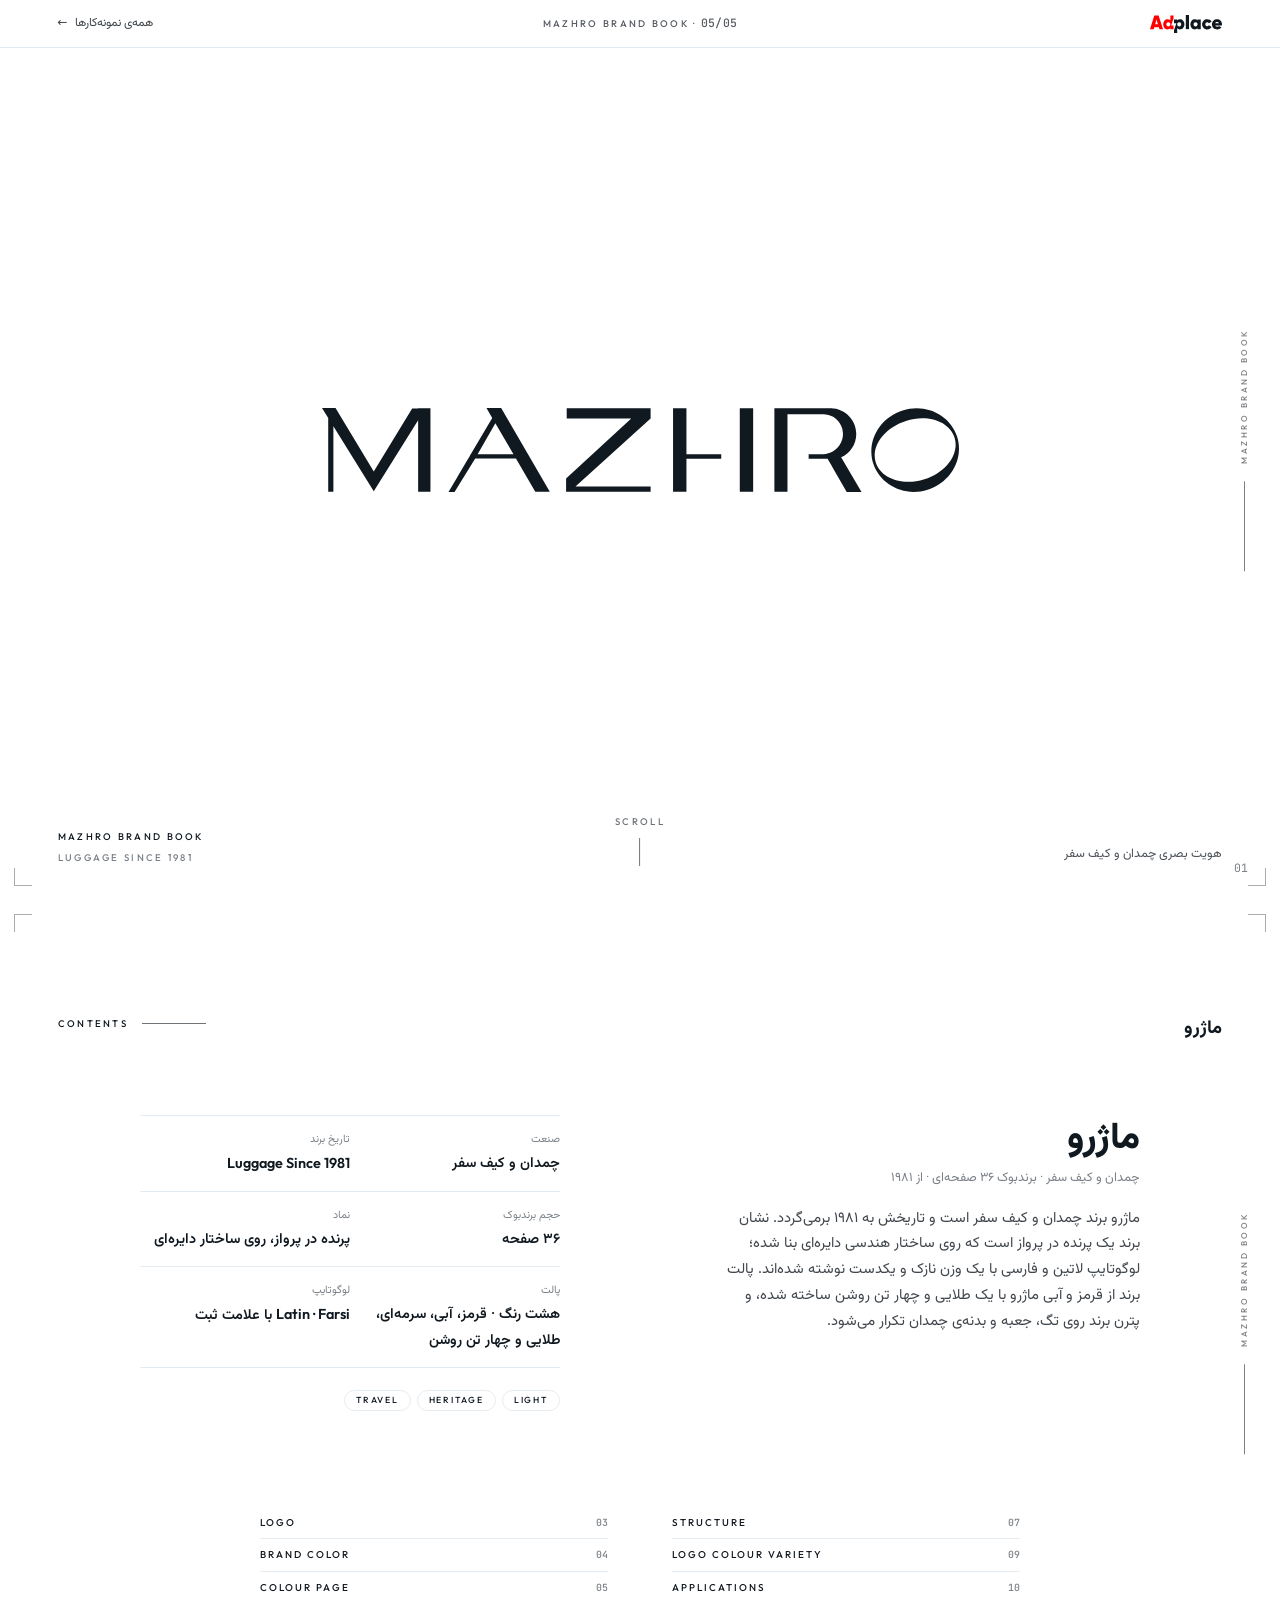
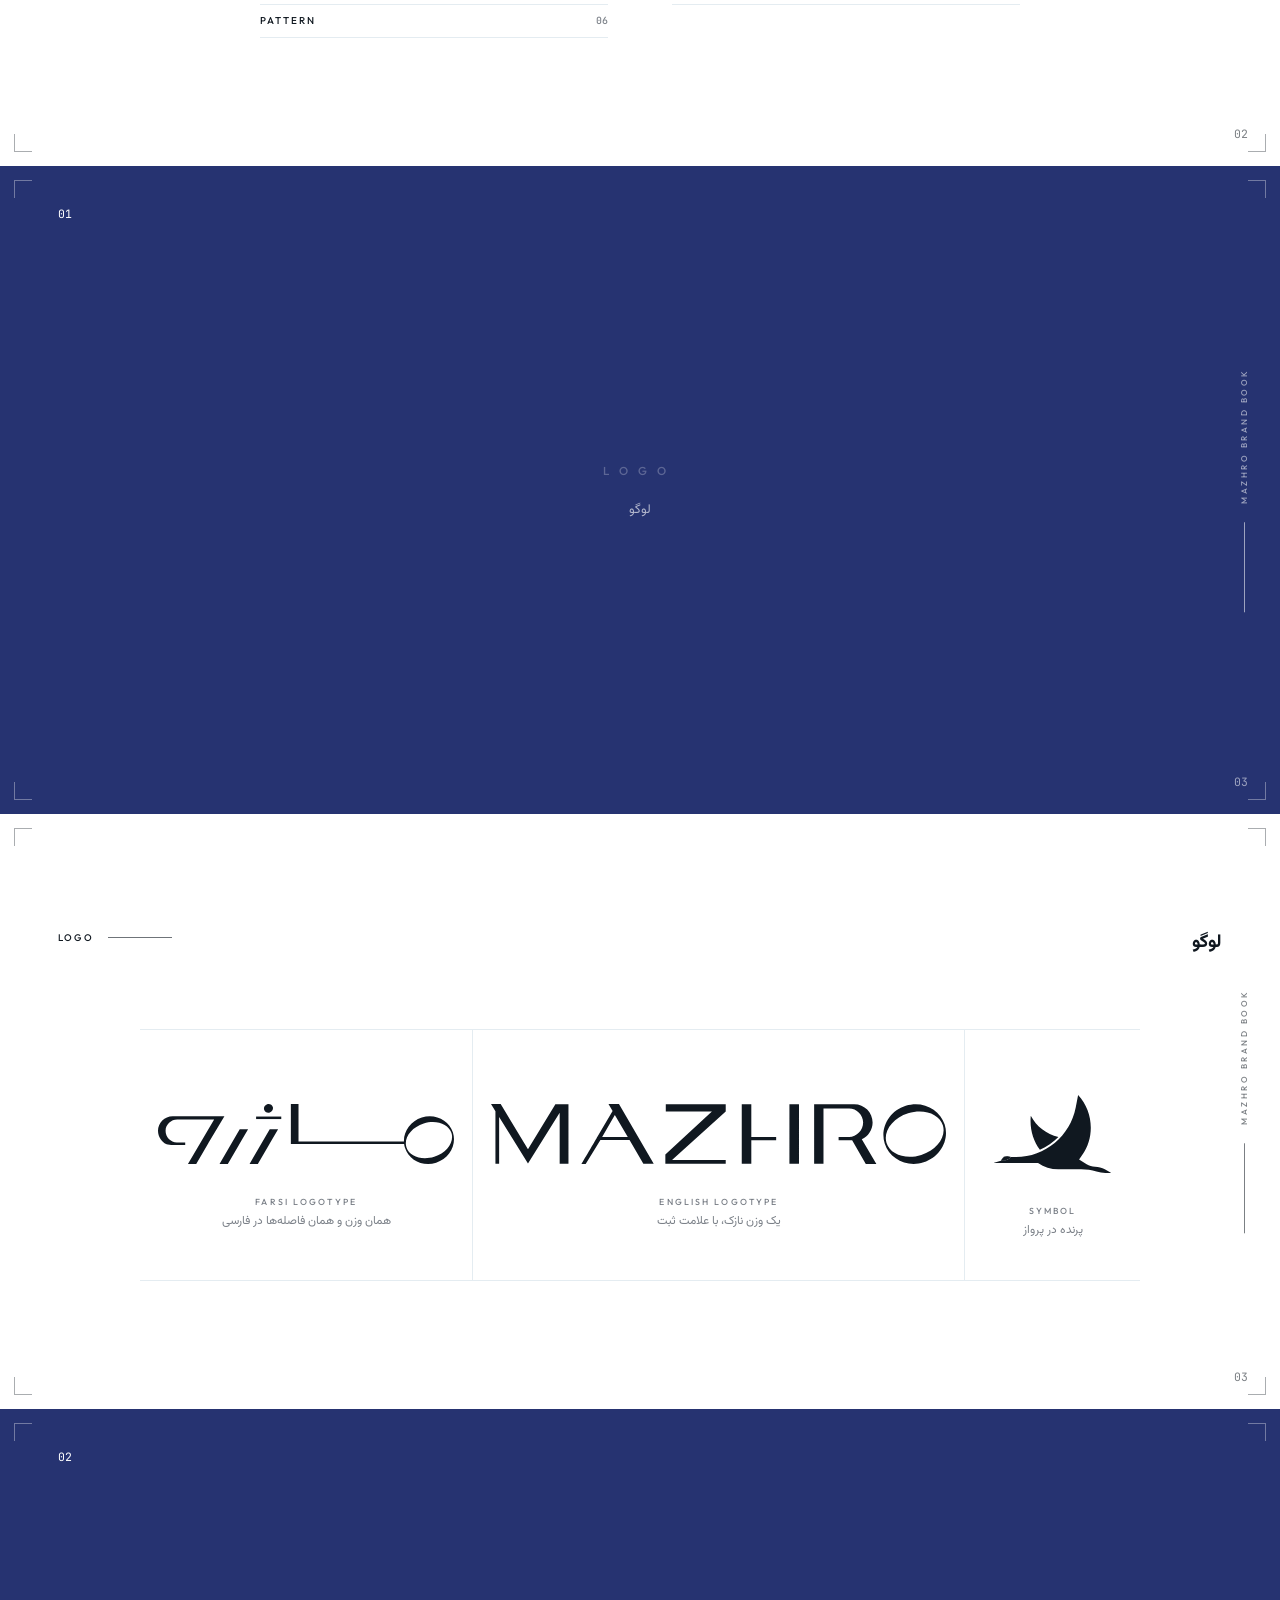
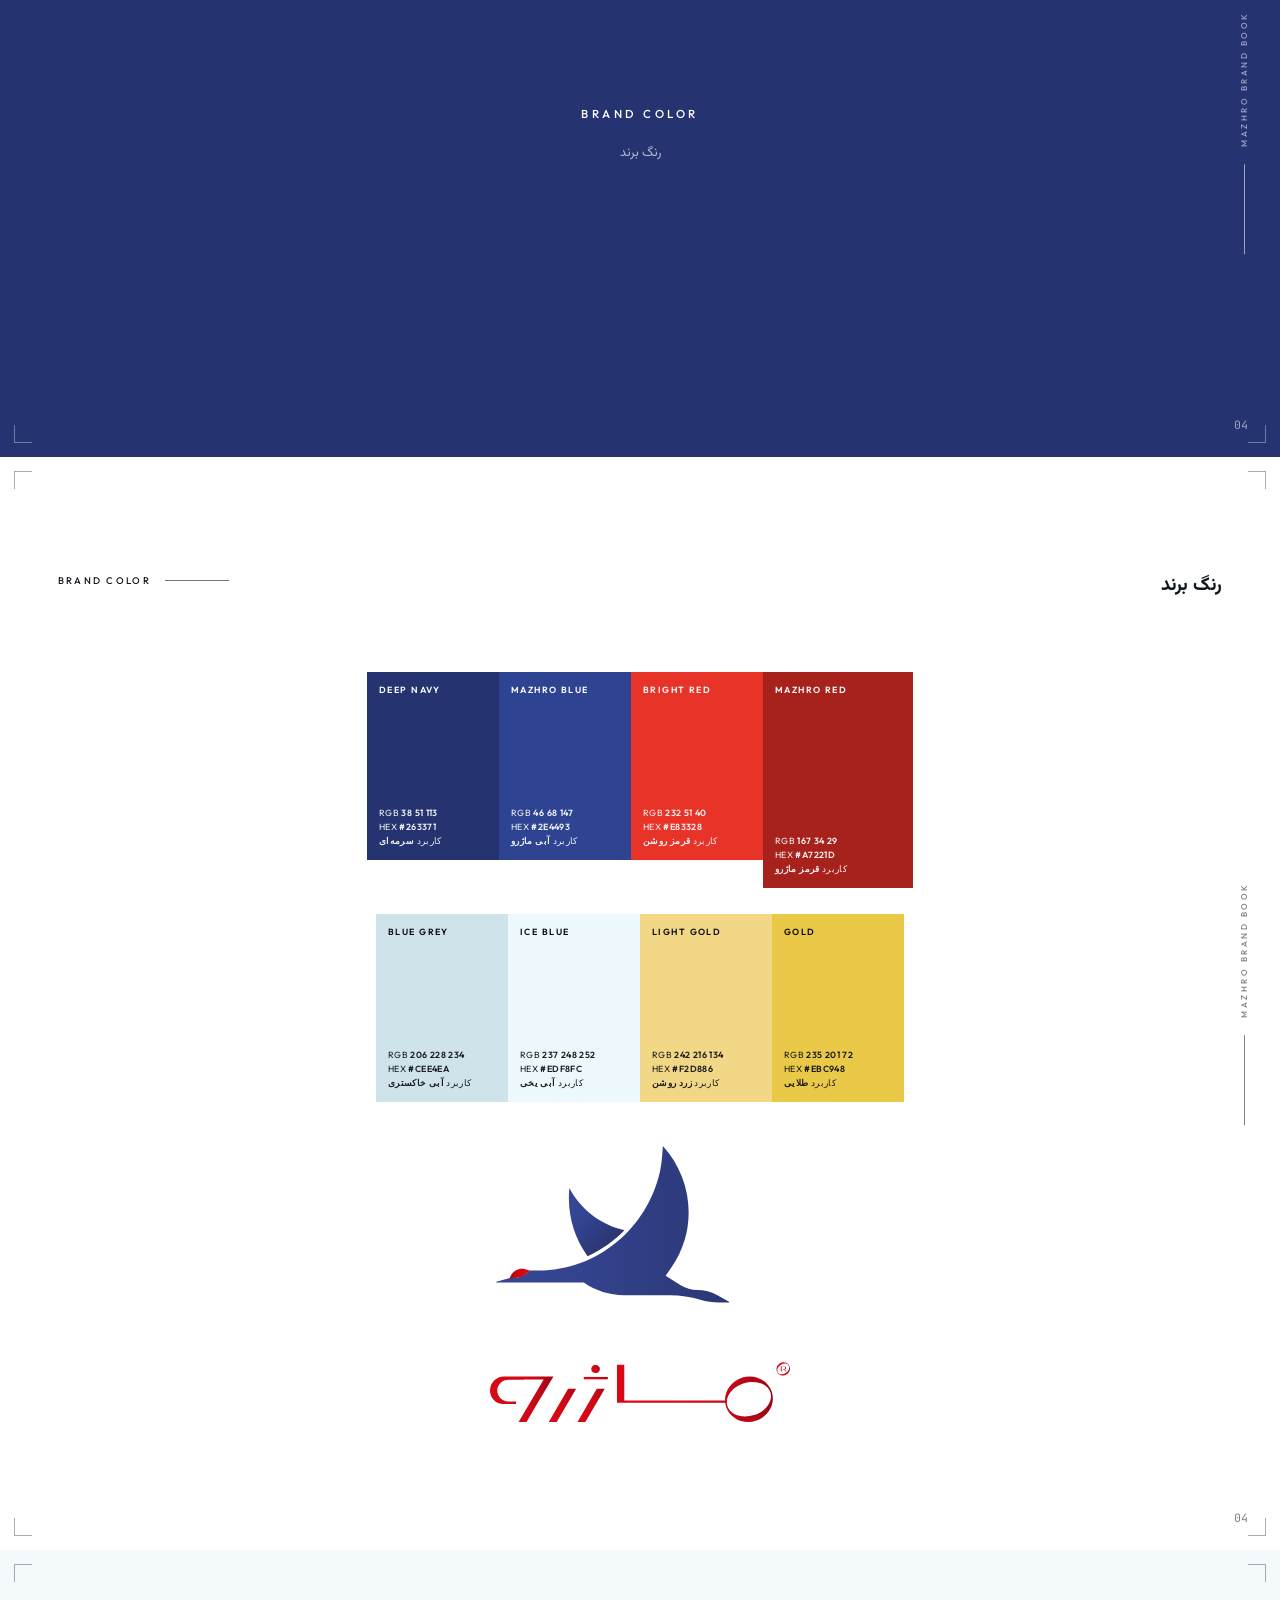
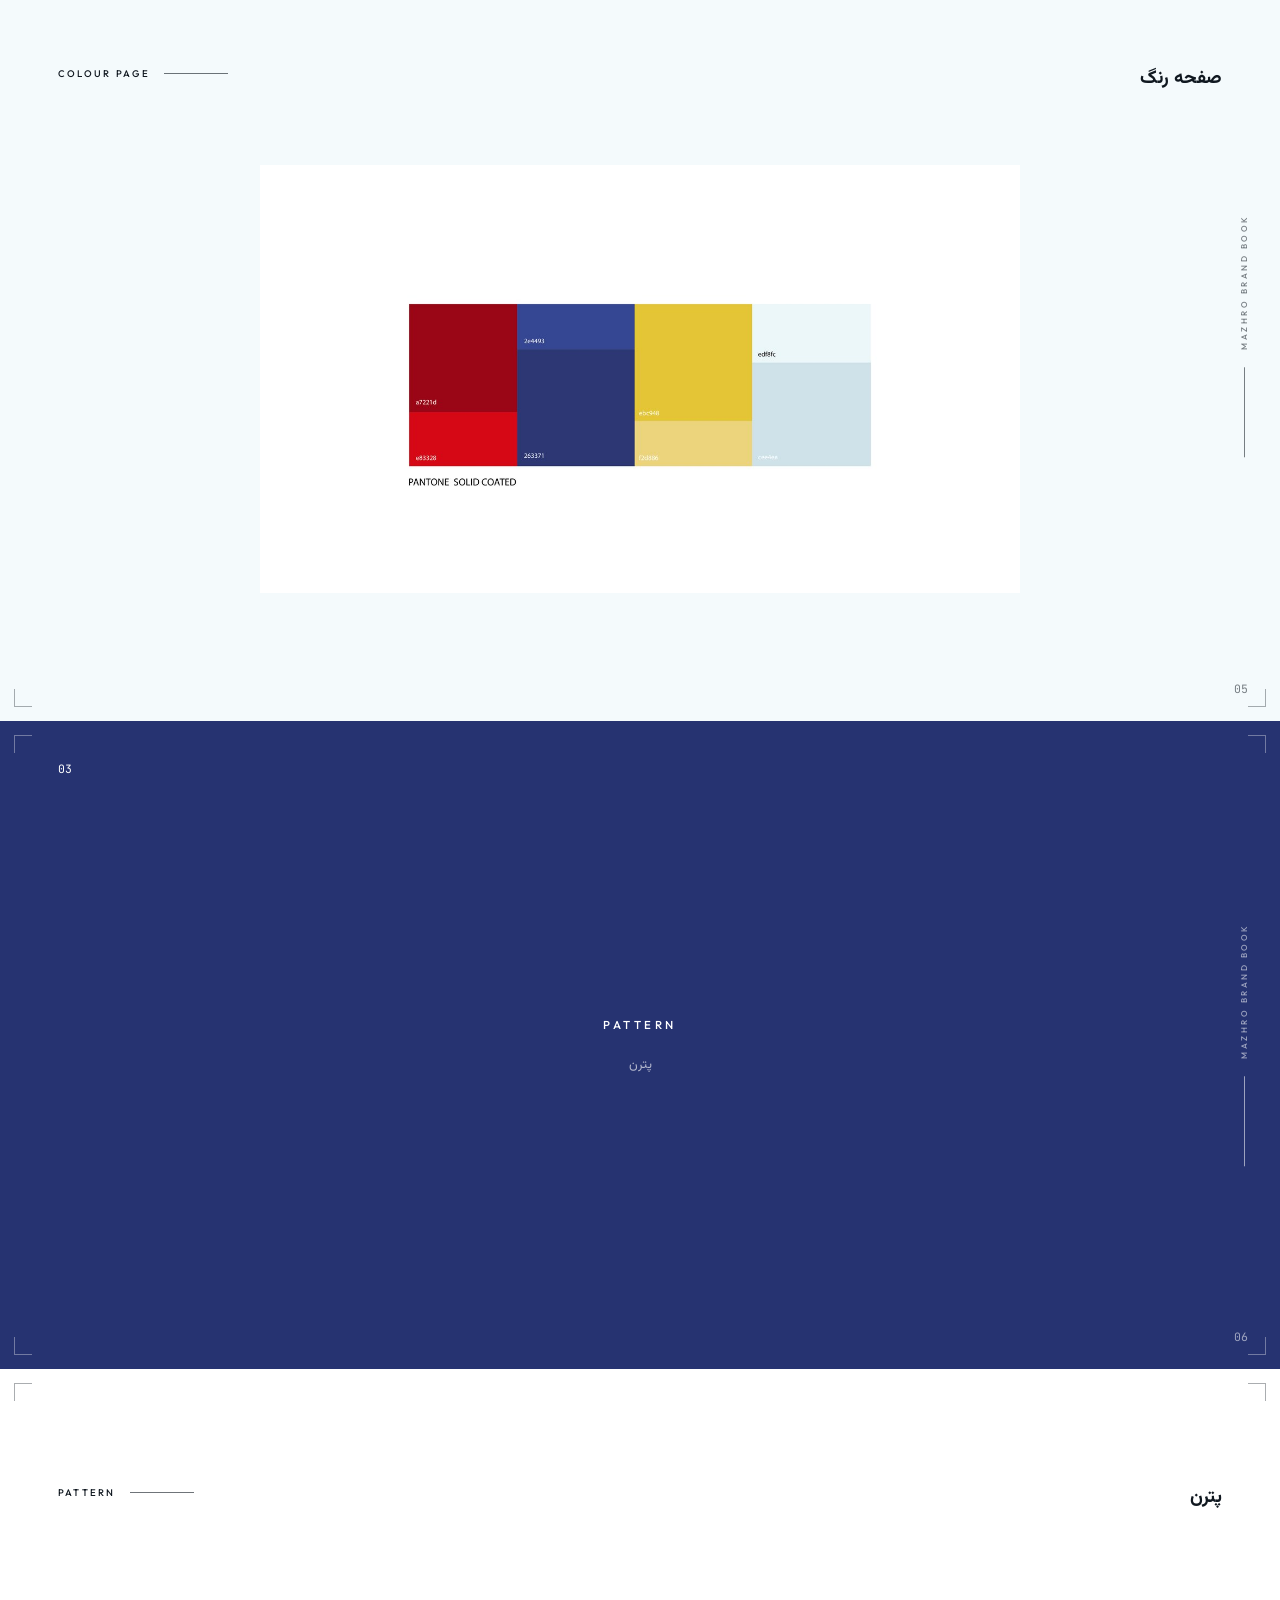
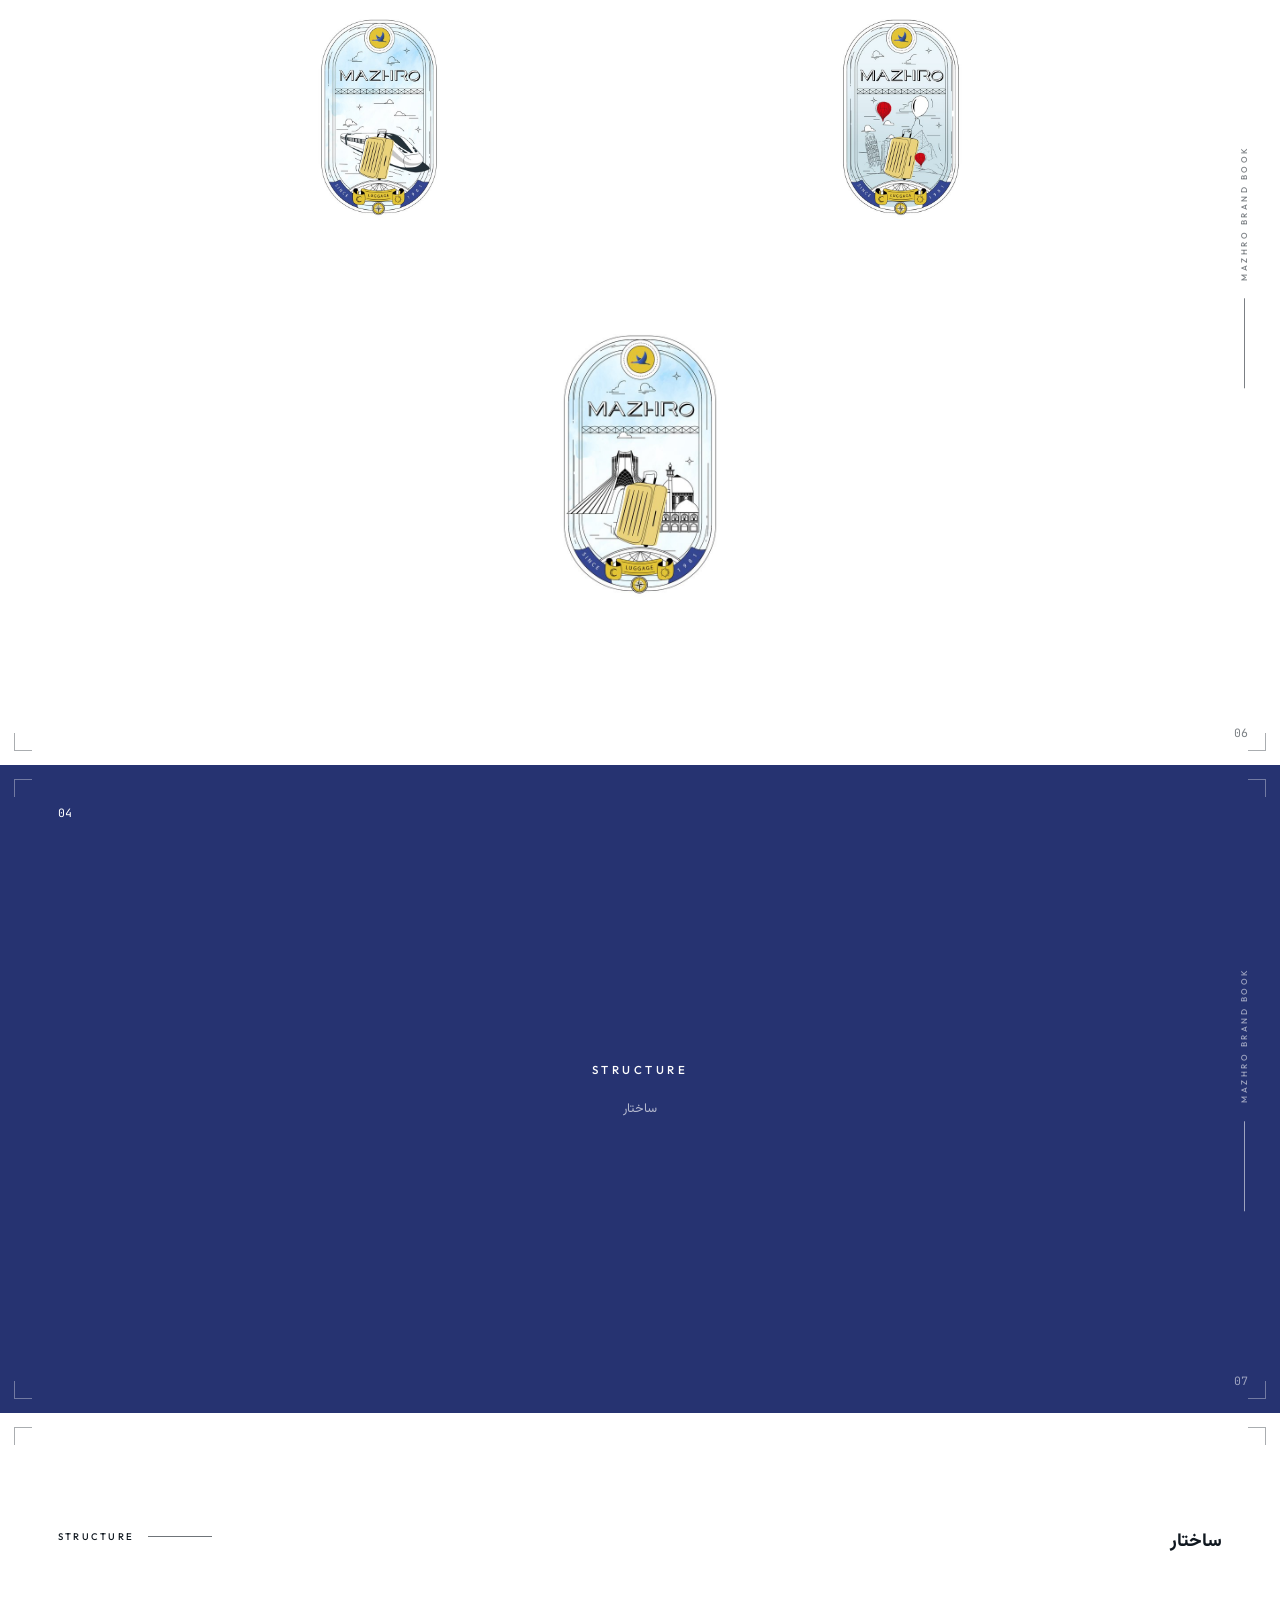
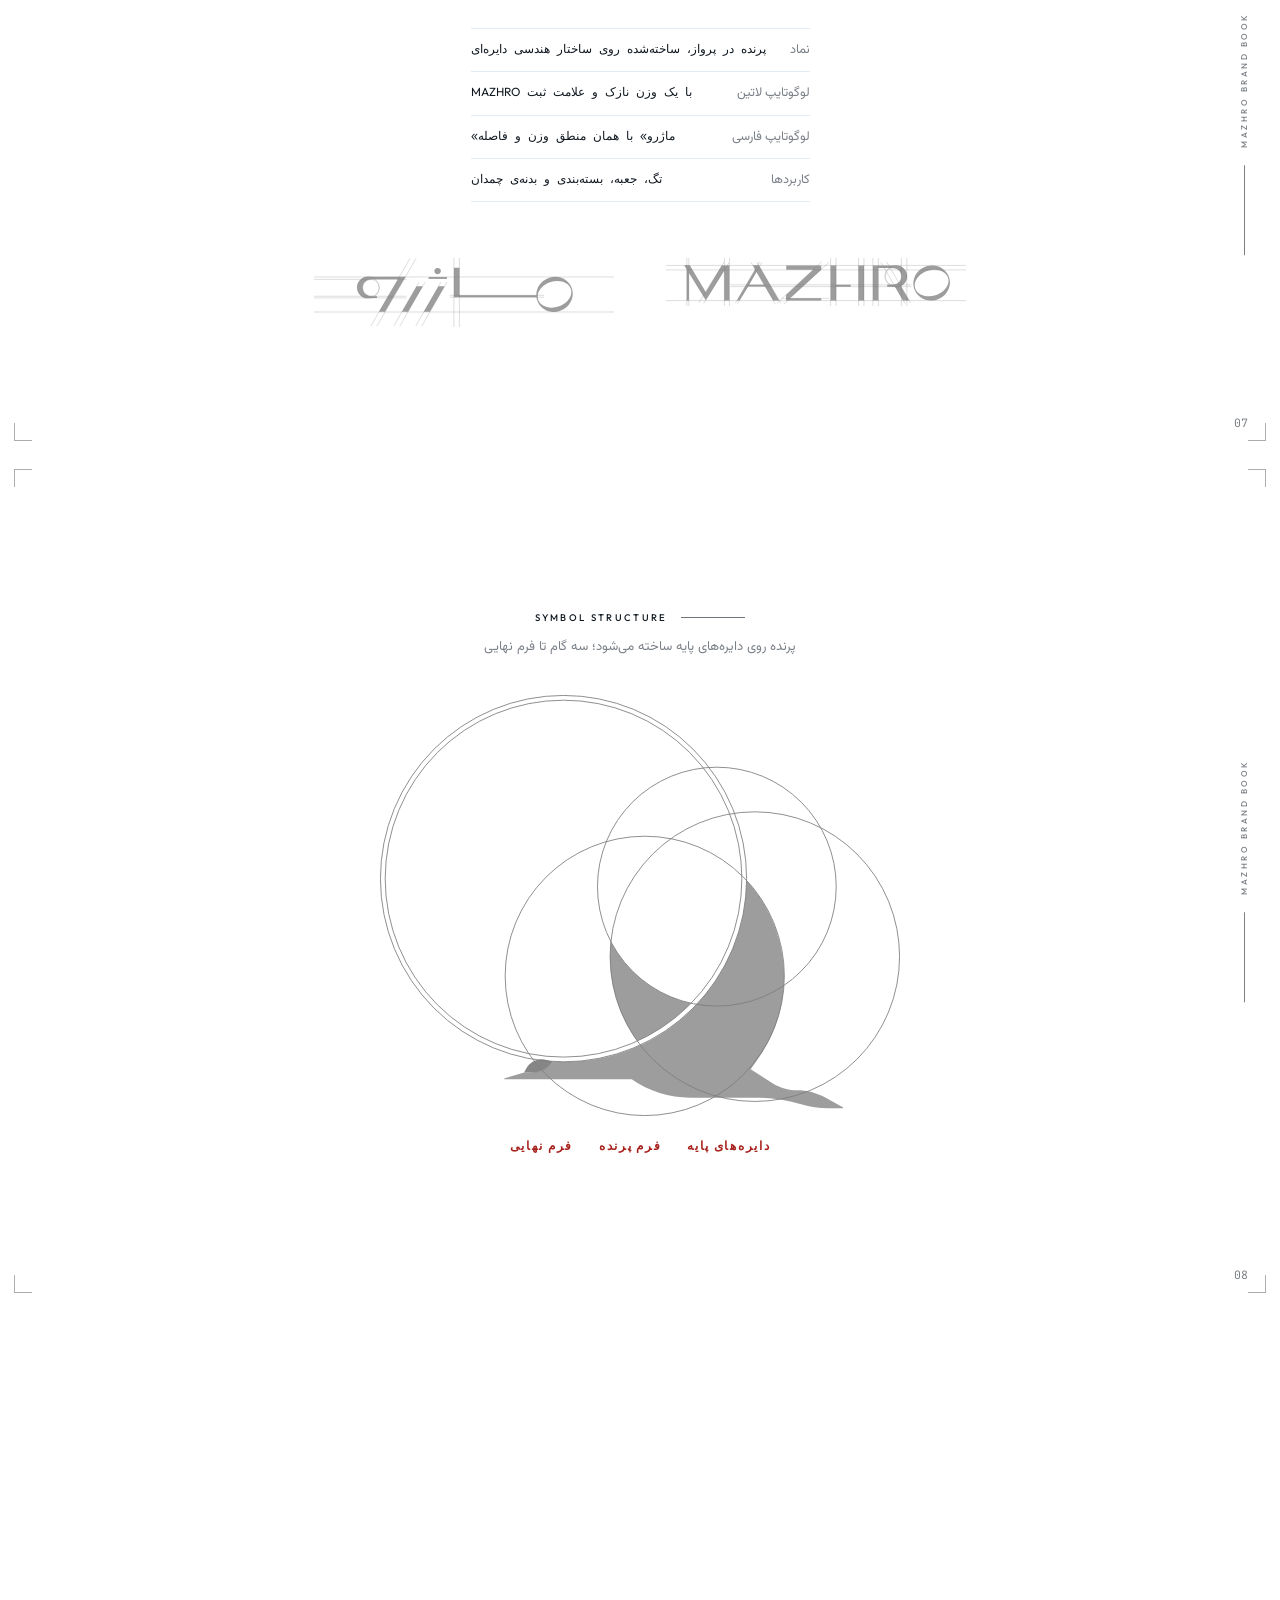
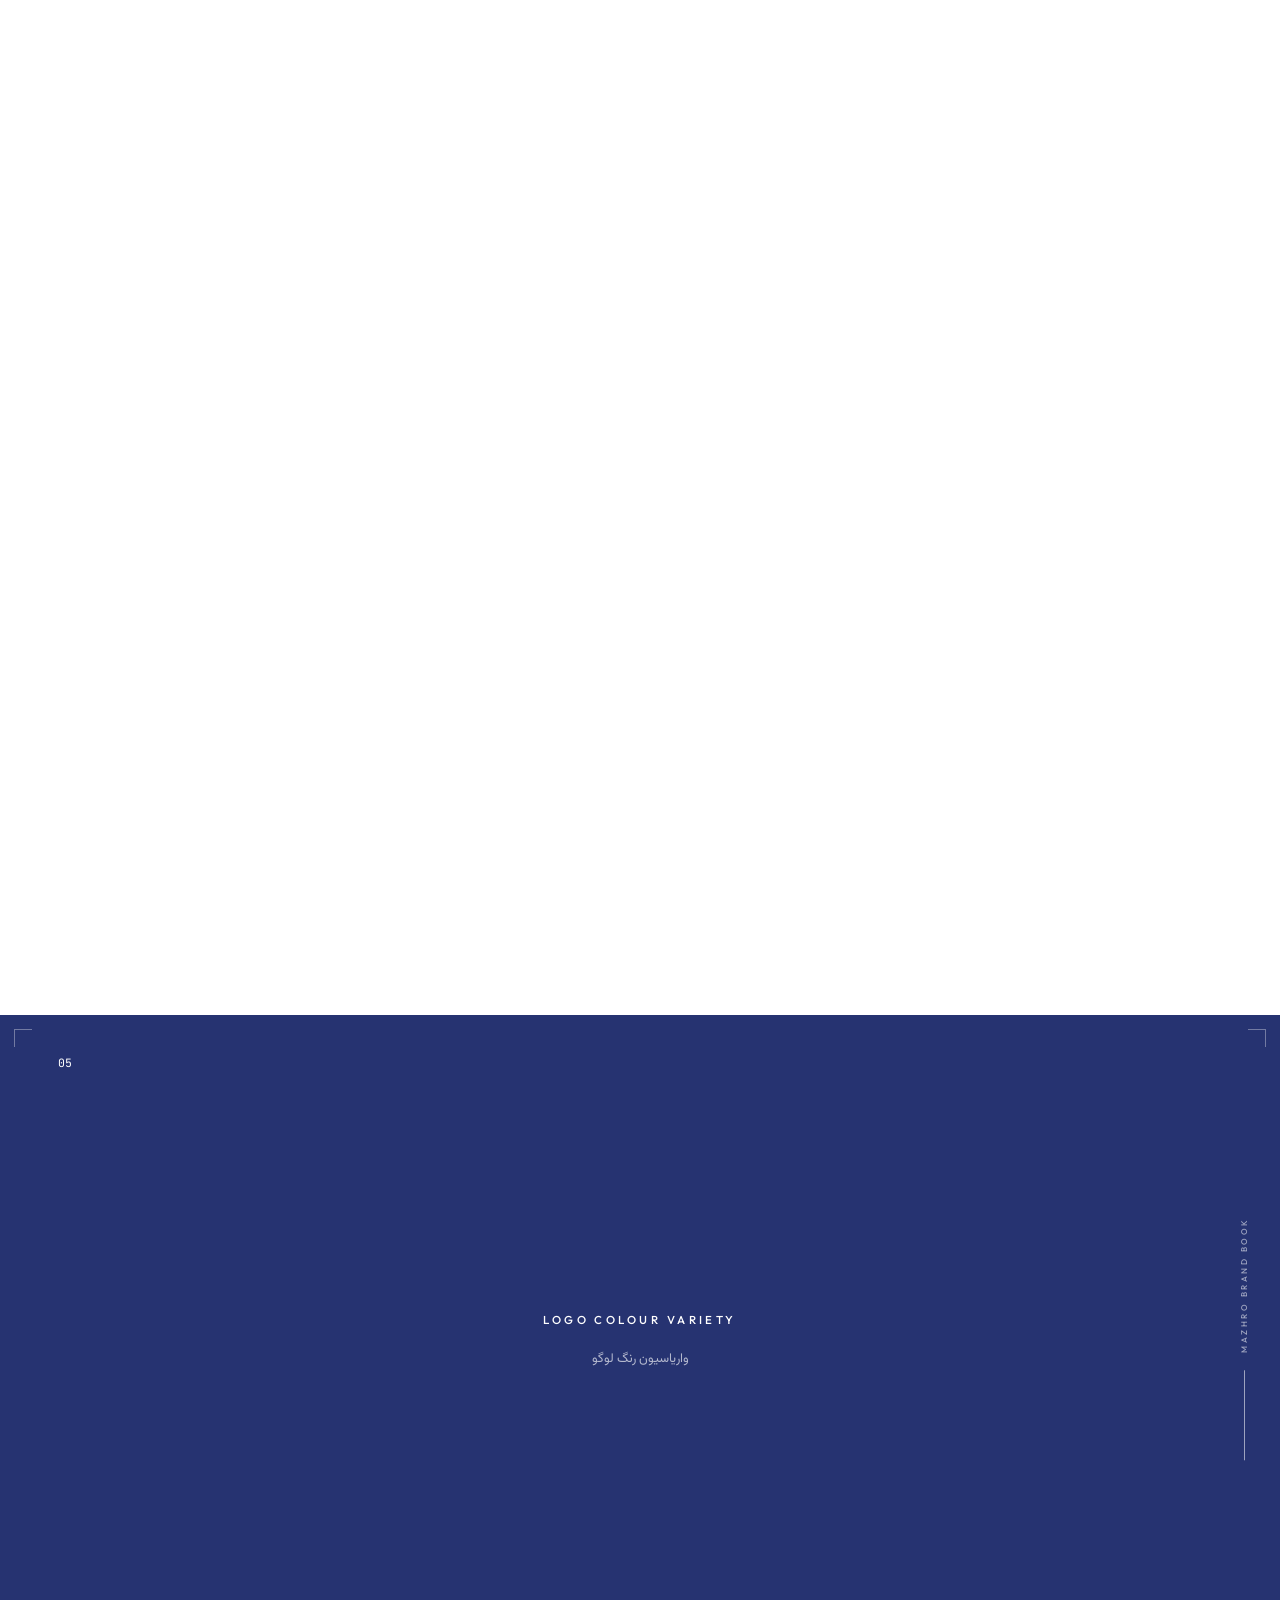
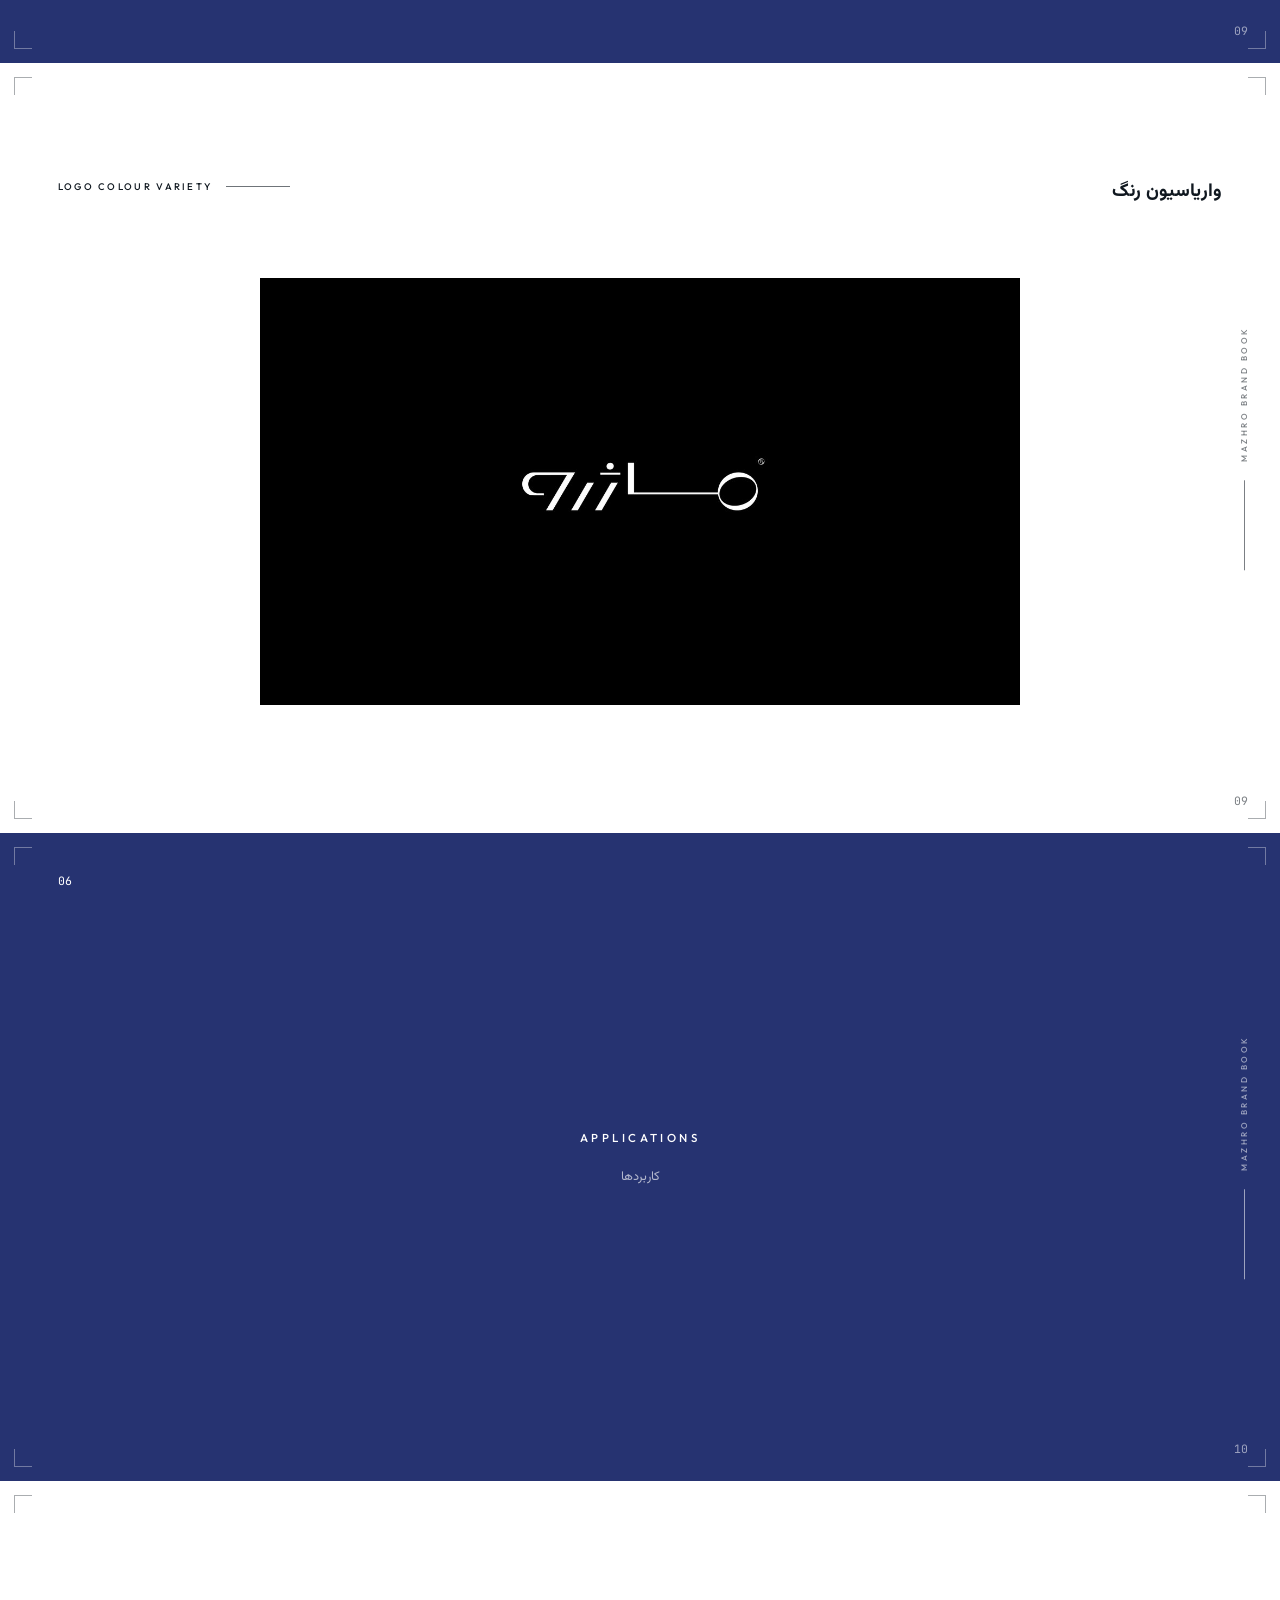
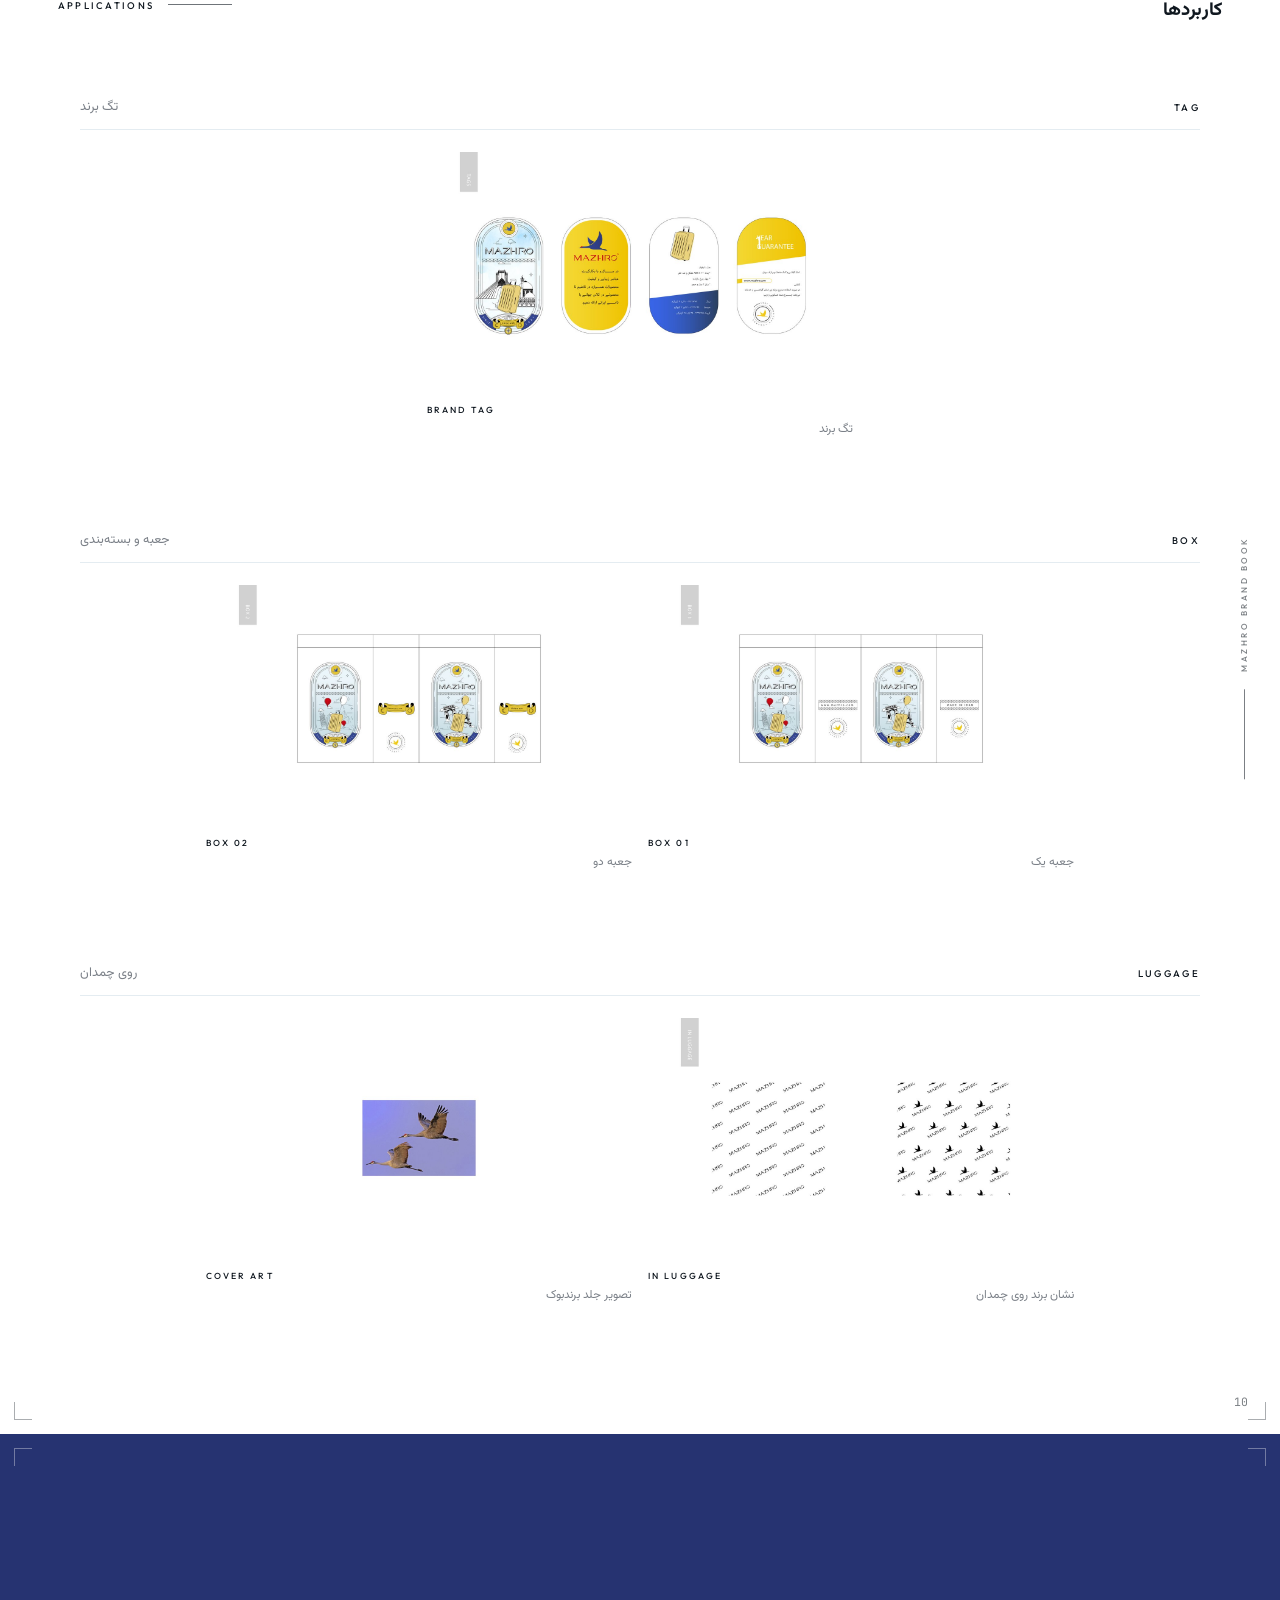
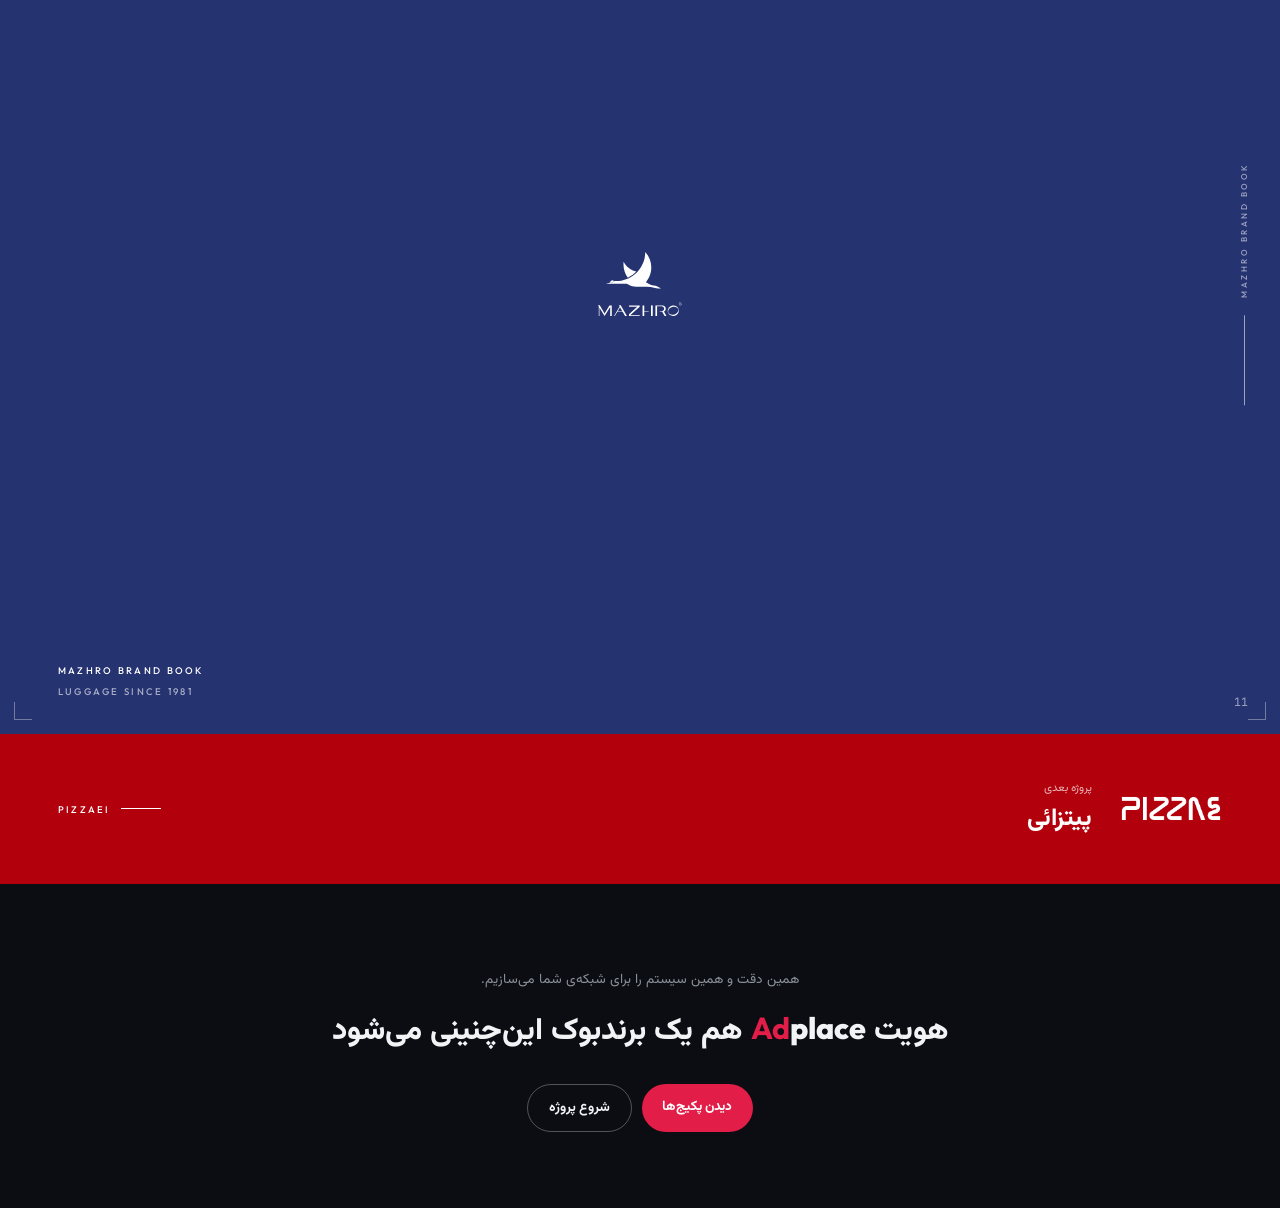
<file: work/mazhro/index.html>
<!doctype html>
<html dir="rtl" lang="fa">
<head>
<meta charset="utf-8">
<meta name="viewport" content="width=device-width, initial-scale=1">
<title>ماژرو | نمونه‌کار هویت بصری</title>
<meta name="description" content="هویت بصری ماژرو: نشان پرنده، پالت آبی و قرمز، پترن و بسته‌بندی سفر.">
<meta name="theme-color" content="#263371">
<link rel="icon" href="/assets/brand/favicon.svg">
<link rel="stylesheet" href="/assets/case/book.css">
<style>
.sc .scene__stick{background:#fff}
.sc__img{width:min(520px,82vw)}
.sc__img img{width:100%}
.sc__marks{display:flex;flex-wrap:wrap;gap:26px;justify-content:center;margin-top:22px}
.sc__marks span{font:600 .76rem Outfit,sans-serif;letter-spacing:.14em;opacity:.26;transition:opacity .45s var(--ease),color .45s var(--ease)}
.sc__marks span.is-on{color:var(--accent);opacity:1}
</style>
</head>
<body style="--tone:#263371;--on-tone:#fff;--accent:#A7221D;--paper:#fff;--soft:#F4FAFC;--line:#e4ecf1">

<header class="bar">
<a class="bar__site" href="/" aria-label="Adplace"><img src="/assets/brand/adplace-ink.svg" alt="Adplace" width="73" height="18" style="display:block;height:18px;width:auto"></a>
<span class="bar__mid caps">MAZHRO BRAND BOOK · <span class="mono">05/05</span></span>
<a class="bar__back" href="/#work">همه‌ی نمونه‌کارها <span aria-hidden="true">←</span></a>
<span class="bar__p" aria-hidden="true"></span>
</header>

<section class="cover cover--light">
<div class="furn" aria-hidden="true"><span class="crop tl"></span><span class="crop tr"></span><span class="crop bl"></span><span class="crop br"></span><div class="side"><span>MAZHRO BRAND BOOK</span><i></i></div><span class="pno mono">01</span></div>
<span class="mk" role="img" aria-label="لوگوی ماژرو" style="--src:url(/assets/case/marks/mazhro-logo.svg);--ar:7.5849;height:84px;"></span>
<div class="cover__meta"><span class="caps">Mazhro Brand Book</span><span class="caps muted">Luggage Since 1981</span></div>
<div class="cover__fa">هویت بصری چمدان و کیف سفر</div>
<div class="cover__hint"><span class="caps">Scroll</span><i></i></div>
</section>

<section class="pg" id="contents">
<div class="furn" aria-hidden="true"><span class="crop tl"></span><span class="crop tr"></span><span class="crop bl"></span><span class="crop br"></span><div class="side"><span>MAZHRO BRAND BOOK</span><i></i></div><span class="pno mono">02</span></div>
<header class="pg__head rv"><div class="pg__fa"><h2>ماژرو</h2></div><span class="lbl caps">Contents</span></header>
<div class="intro">
<div class="rv"><h1>ماژرو<small>چمدان و کیف سفر · برندبوک ۳۶ صفحه‌ای · از ۱۹۸۱</small></h1><p>ماژرو برند چمدان و کیف سفر است و تاریخش به ۱۹۸۱ برمی‌گردد. نشان برند یک پرنده در پرواز است که روی ساختار هندسی دایره‌ای بنا شده؛ لوگوتایپ لاتین و فارسی با یک وزن نازک و یکدست نوشته شده‌اند. پالت برند از قرمز و آبی ماژرو با یک طلایی و چهار تن روشن ساخته شده، و پترن برند روی تگ، جعبه و بدنه‌ی چمدان تکرار می‌شود.</p></div>
<div class="rv rv-d1">
<dl class="facts">
<div><dt>صنعت</dt><dd>چمدان و کیف سفر</dd></div>
<div><dt>تاریخ برند</dt><dd><span class="en">Luggage Since 1981</span></dd></div>
<div><dt>حجم برندبوک</dt><dd>۳۶ صفحه</dd></div>
<div><dt>نماد</dt><dd>پرنده در پرواز، روی ساختار دایره‌ای</dd></div>
<div><dt>پالت</dt><dd>هشت رنگ · قرمز، آبی، سرمه‌ای، طلایی و چهار تن روشن</dd></div>
<div><dt>لوگوتایپ</dt><dd><span class="en">Latin · Farsi</span> با علامت ثبت</dd></div>
</dl>
<div class="chips"><span>Travel</span><span>Heritage</span><span>Light</span></div>
</div>
</div>
<div style="height:clamp(56px,8vw,96px)"></div>
<nav class="toc rv" aria-label="فهرست"><a href="#logo"><span>Logo</span><span>03</span></a><a href="#color"><span>Brand color</span><span>04</span></a><a href="#share"><span>Colour page</span><span>05</span></a><a href="#pattern"><span>Pattern</span><span>06</span></a><a href="#structure"><span>Structure</span><span>07</span></a><a href="#variety"><span>Logo colour variety</span><span>09</span></a><a href="#apps"><span>Applications</span><span>10</span></a></nav>
</section>

<section class="divider" id="logo" data-p="pass"><div class="furn" aria-hidden="true"><span class="crop tl"></span><span class="crop tr"></span><span class="crop bl"></span><span class="crop br"></span><div class="side"><span>MAZHRO BRAND BOOK</span><i></i></div><span class="pno mono">03</span></div><span class="divider__n mono">01</span><div class="divider__t"><span class="caps">Logo</span><span class="fa">لوگو</span></div></section>
<section class="pg" id="logo-p">
<div class="furn" aria-hidden="true"><span class="crop tl"></span><span class="crop tr"></span><span class="crop bl"></span><span class="crop br"></span><div class="side"><span>MAZHRO BRAND BOOK</span><i></i></div><span class="pno mono">03</span></div>
<header class="pg__head rv"><div class="pg__fa"><h2>لوگو</h2></div><span class="lbl caps">Logo</span></header>
<div class="trio rv" style="--n:3">
<div><span class="mk" role="img" aria-label="نماد ماژرو" style="--src:url(/assets/case/marks/mazhro-mark.svg);--ar:1.4936;height:78px;"></span><div class="cap"><span class="caps">Symbol</span><span class="fa">پرنده در پرواز</span></div></div>
<div><span class="mk" role="img" aria-label="لوگوی لاتین" style="--src:url(/assets/case/marks/mazhro-logo.svg);--ar:7.5849;height:60px;"></span><div class="cap"><span class="caps">English logotype</span><span class="fa">یک وزن نازک، با علامت ثبت</span></div></div>
<div><span class="mk" role="img" aria-label="لوگوی فارسی" style="--src:url(/assets/case/marks/mazhro-logo-fa.svg);--ar:4.9375;height:60px;"></span><div class="cap"><span class="caps">Farsi logotype</span><span class="fa">همان وزن و همان فاصله‌ها در فارسی</span></div></div>
</div>
</section>

<section class="divider" id="color" data-p="pass"><div class="furn" aria-hidden="true"><span class="crop tl"></span><span class="crop tr"></span><span class="crop bl"></span><span class="crop br"></span><div class="side"><span>MAZHRO BRAND BOOK</span><i></i></div><span class="pno mono">04</span></div><span class="divider__n mono">02</span><div class="divider__t"><span class="caps">Brand color</span><span class="fa">رنگ برند</span></div></section>
<section class="pg" id="colors">
<div class="furn" aria-hidden="true"><span class="crop tl"></span><span class="crop tr"></span><span class="crop bl"></span><span class="crop br"></span><div class="side"><span>MAZHRO BRAND BOOK</span><i></i></div><span class="pno mono">04</span></div>
<header class="pg__head rv"><div class="pg__fa"><h2>رنگ برند</h2></div><span class="lbl caps">Brand color</span></header>
<div class="blk"><div class="cards rv"><button class="cc cc--main" data-hex="#A7221D" style="--c:#A7221D;--t:#FFFFFF;--i:0" aria-label="قرمز ماژرو #A7221D"><b>Mazhro red</b><span><small>RGB <strong>167 34 29</strong></small><small>HEX <strong>#A7221D</strong></small><small>کاربرد <strong>قرمز ماژرو</strong></small></span></button><button class="cc" data-hex="#E83328" style="--c:#E83328;--t:#FFFFFF;--i:1" aria-label="قرمز روشن #E83328"><b>Bright red</b><span><small>RGB <strong>232 51 40</strong></small><small>HEX <strong>#E83328</strong></small><small>کاربرد <strong>قرمز روشن</strong></small></span></button><button class="cc" data-hex="#2E4493" style="--c:#2E4493;--t:#FFFFFF;--i:2" aria-label="آبی ماژرو #2E4493"><b>Mazhro blue</b><span><small>RGB <strong>46 68 147</strong></small><small>HEX <strong>#2E4493</strong></small><small>کاربرد <strong>آبی ماژرو</strong></small></span></button><button class="cc" data-hex="#263371" style="--c:#263371;--t:#FFFFFF;--i:3" aria-label="سرمه‌ای #263371"><b>Deep navy</b><span><small>RGB <strong>38 51 113</strong></small><small>HEX <strong>#263371</strong></small><small>کاربرد <strong>سرمه‌ای</strong></small></span></button></div></div>
<div class="blk" style="margin-top:26px"><div class="cards rv rv-d1"><button class="cc" data-hex="#EBC948" style="--c:#EBC948;--t:#0B0D12;--i:4" aria-label="طلایی #EBC948"><b>Gold</b><span><small>RGB <strong>235 201 72</strong></small><small>HEX <strong>#EBC948</strong></small><small>کاربرد <strong>طلایی</strong></small></span></button><button class="cc" data-hex="#F2D886" style="--c:#F2D886;--t:#0B0D12;--i:5" aria-label="زرد روشن #F2D886"><b>Light gold</b><span><small>RGB <strong>242 216 134</strong></small><small>HEX <strong>#F2D886</strong></small><small>کاربرد <strong>زرد روشن</strong></small></span></button><button class="cc" data-hex="#EDF8FC" style="--c:#EDF8FC;--t:#0B0D12;--i:6" aria-label="آبی یخی #EDF8FC"><b>Ice blue</b><span><small>RGB <strong>237 248 252</strong></small><small>HEX <strong>#EDF8FC</strong></small><small>کاربرد <strong>آبی یخی</strong></small></span></button><button class="cc" data-hex="#CEE4EA" style="--c:#CEE4EA;--t:#0B0D12;--i:7" aria-label="آبی خاکستری #CEE4EA"><b>Blue grey</b><span><small>RGB <strong>206 228 234</strong></small><small>HEX <strong>#CEE4EA</strong></small><small>کاربرد <strong>آبی خاکستری</strong></small></span></button></div></div>
<div class="blk" style="margin-top:44px;align-items:center">
<figure class="fig rv zoom" data-full="/assets/case/mazhro/colour-lockup.svg" style="--w:620px"><img src="/assets/case/mazhro/colour-lockup.svg" width="620" height="418" alt="نشان و لوگوتایپ فارسی در رنگ برند" loading="lazy" decoding="async"></figure>
</div>
</section>

<section class="pg pg--soft" id="share">
<div class="furn" aria-hidden="true"><span class="crop tl"></span><span class="crop tr"></span><span class="crop bl"></span><span class="crop br"></span><div class="side"><span>MAZHRO BRAND BOOK</span><i></i></div><span class="pno mono">05</span></div>
<header class="pg__head rv"><div class="pg__fa"><h2>صفحه رنگ</h2></div><span class="lbl caps">Colour page</span></header>
<div class="blk" style="align-items:center">
<figure class="fig rv zoom" data-full="/assets/case/mazhro/colors.jpg" style="--w:760px"><img src="/assets/case/mazhro/colors.jpg" width="760" height="428" alt="صفحه پالت رنگ برندبوک ماژرو" loading="lazy" decoding="async"></figure>
</div>
</section>

<section class="divider" id="pattern" data-p="pass"><div class="furn" aria-hidden="true"><span class="crop tl"></span><span class="crop tr"></span><span class="crop bl"></span><span class="crop br"></span><div class="side"><span>MAZHRO BRAND BOOK</span><i></i></div><span class="pno mono">06</span></div><span class="divider__n mono">03</span><div class="divider__t"><span class="caps">Pattern</span><span class="fa">پترن</span></div></section>
<section class="pg" id="pattern-p">
<div class="furn" aria-hidden="true"><span class="crop tl"></span><span class="crop tr"></span><span class="crop bl"></span><span class="crop br"></span><div class="side"><span>MAZHRO BRAND BOOK</span><i></i></div><span class="pno mono">06</span></div>
<header class="pg__head rv"><div class="pg__fa"><h2>پترن</h2></div><span class="lbl caps">Pattern</span></header>
<div class="blk" style="align-items:flex-start">
<figure class="fig rv zoom" data-full="/assets/case/mazhro/pattern-1.jpg" style="--w:470px"><img src="/assets/case/mazhro/pattern-1.jpg" width="470" height="264" alt="طراحی پترن ماژرو" loading="lazy" decoding="async"></figure>
<figure class="fig rv zoom" data-full="/assets/case/mazhro/pattern-2.jpg" style="--w:470px"><img src="/assets/case/mazhro/pattern-2.jpg" width="470" height="264" alt="کاربرد پترن روی بسته‌بندی" loading="lazy" decoding="async"></figure>
</div>
<div class="blk" style="margin-top:40px;align-items:flex-start">
<figure class="fig rv zoom" data-full="/assets/case/mazhro/pattern-3.jpg" style="--w:620px"><img src="/assets/case/mazhro/pattern-3.jpg" width="620" height="349" alt="پترن روی بدنه" loading="lazy" decoding="async"></figure>
</div>
</section>

<section class="divider" id="structure" data-p="pass"><div class="furn" aria-hidden="true"><span class="crop tl"></span><span class="crop tr"></span><span class="crop bl"></span><span class="crop br"></span><div class="side"><span>MAZHRO BRAND BOOK</span><i></i></div><span class="pno mono">07</span></div><span class="divider__n mono">04</span><div class="divider__t"><span class="caps">Structure</span><span class="fa">ساختار</span></div></section>
<section class="pg" id="structure-p">
<div class="furn" aria-hidden="true"><span class="crop tl"></span><span class="crop tr"></span><span class="crop bl"></span><span class="crop br"></span><div class="side"><span>MAZHRO BRAND BOOK</span><i></i></div><span class="pno mono">07</span></div>
<header class="pg__head rv"><div class="pg__fa"><h2>ساختار</h2></div><span class="lbl caps">Structure</span></header>
<div class="blk" style="align-items:center">
<dl class="specs">
<div data-s=0><dt>نماد</dt><dd>پرنده در پرواز، ساخته‌شده روی ساختار هندسی دایره‌ای</dd></div>
<div data-s=1><dt>لوگوتایپ لاتین</dt><dd><span class="en">MAZHRO</span> با یک وزن نازک و علامت ثبت</dd></div>
<div data-s=2><dt>لوگوتایپ فارسی</dt><dd>«ماژرو» با همان منطق وزن و فاصله</dd></div>
<div data-s=3><dt>کاربردها</dt><dd>تگ، جعبه، بسته‌بندی و بدنه‌ی چمدان</dd></div>
</dl>
</div>
<div class="blk" style="margin-top:56px;align-items:flex-start">
<figure class="fig rv zoom" data-full="/assets/case/mazhro/construct-latin.svg" style="--w:470px"><img src="/assets/case/mazhro/construct-latin.svg" width="470" height="75" alt="ساختار هندسی لوگوتایپ لاتین" loading="lazy" decoding="async"></figure>
<figure class="fig rv zoom" data-full="/assets/case/mazhro/construct-fa.svg" style="--w:470px"><img src="/assets/case/mazhro/construct-fa.svg" width="470" height="107" alt="ساختار هندسی لوگوتایپ فارسی" loading="lazy" decoding="async"></figure>
</div>
</section>

<section class="scene sc" data-p="scene" data-steps="3" style="--len:2.4" aria-label="ساختار نشان">
<div class="scene__stick">
<div class="furn" aria-hidden="true"><span class="crop tl"></span><span class="crop tr"></span><span class="crop bl"></span><span class="crop br"></span><div class="side"><span>MAZHRO BRAND BOOK</span><i></i></div><span class="pno mono">08</span></div>
<div style="display:grid;justify-items:center">
<span class="lbl caps" style="margin-bottom:10px">Symbol structure</span>
<p class="muted" style="font-size:.82rem;margin-bottom:36px;text-align:center">پرنده روی دایره‌های پایه ساخته می‌شود؛ سه گام تا فرم نهایی</p>
<div class="sc__img"><img src="/assets/case/mazhro/construct-mark.svg" width="562" height="455" alt="ساختار هندسی نشان ماژرو" loading="lazy" decoding="async"></div>
<div class="sc__marks"><span data-s="0,1,2">دایره‌های پایه</span><span data-s="1,2">فرم پرنده</span><span data-s="2">فرم نهایی</span></div>
</div>
</div>
</section>

<section class="divider" id="variety" data-p="pass"><div class="furn" aria-hidden="true"><span class="crop tl"></span><span class="crop tr"></span><span class="crop bl"></span><span class="crop br"></span><div class="side"><span>MAZHRO BRAND BOOK</span><i></i></div><span class="pno mono">09</span></div><span class="divider__n mono">05</span><div class="divider__t"><span class="caps">Logo colour variety</span><span class="fa">واریاسیون رنگ لوگو</span></div></section>
<section class="pg" id="variety-p">
<div class="furn" aria-hidden="true"><span class="crop tl"></span><span class="crop tr"></span><span class="crop bl"></span><span class="crop br"></span><div class="side"><span>MAZHRO BRAND BOOK</span><i></i></div><span class="pno mono">09</span></div>
<header class="pg__head rv"><div class="pg__fa"><h2>واریاسیون رنگ</h2></div><span class="lbl caps">Logo colour variety</span></header>
<div class="blk" style="align-items:center">
<figure class="fig rv zoom" data-full="/assets/case/mazhro/variety.jpg" style="--w:760px"><img src="/assets/case/mazhro/variety.jpg" width="760" height="428" alt="واریاسیون‌های رنگی لوگو" loading="lazy" decoding="async"></figure>
</div>
</section>

<section class="divider" id="apps" data-p="pass"><div class="furn" aria-hidden="true"><span class="crop tl"></span><span class="crop tr"></span><span class="crop bl"></span><span class="crop br"></span><div class="side"><span>MAZHRO BRAND BOOK</span><i></i></div><span class="pno mono">10</span></div><span class="divider__n mono">06</span><div class="divider__t"><span class="caps">Applications</span><span class="fa">کاربردها</span></div></section>
<section class="pg" id="apps-p">
<div class="furn" aria-hidden="true"><span class="crop tl"></span><span class="crop tr"></span><span class="crop bl"></span><span class="crop br"></span><div class="side"><span>MAZHRO BRAND BOOK</span><i></i></div><span class="pno mono">10</span></div>
<header class="pg__head rv"><div class="pg__fa"><h2>کاربردها</h2></div><span class="lbl caps">Applications</span></header>
<div class="apps">
<div class="app-g"><div class="app-g__h rv"><span class="caps">Tag</span><span class="fa">تگ برند</span></div><div class="app-row">
<figure class="app rv rv-d0 zoom" data-full="/assets/case/mazhro/tag.jpg" style="--h:240px"><div class="app__img"><img src="/assets/case/mazhro/tag.jpg" width="1400" height="788" alt="تگ برند" loading="lazy" decoding="async"></div><figcaption><span class="caps">Brand tag</span><span class="fa">تگ برند</span></figcaption></figure>
</div></div>
<div class="app-g"><div class="app-g__h rv"><span class="caps">Box</span><span class="fa">جعبه و بسته‌بندی</span></div><div class="app-row">
<figure class="app rv rv-d0 zoom" data-full="/assets/case/mazhro/box-1.jpg" style="--h:240px"><div class="app__img"><img src="/assets/case/mazhro/box-1.jpg" width="1400" height="788" alt="جعبه یک" loading="lazy" decoding="async"></div><figcaption><span class="caps">Box 01</span><span class="fa">جعبه یک</span></figcaption></figure>
<figure class="app rv rv-d0 zoom" data-full="/assets/case/mazhro/box-2.jpg" style="--h:240px"><div class="app__img"><img src="/assets/case/mazhro/box-2.jpg" width="1400" height="788" alt="جعبه دو" loading="lazy" decoding="async"></div><figcaption><span class="caps">Box 02</span><span class="fa">جعبه دو</span></figcaption></figure>
</div></div>
<div class="app-g"><div class="app-g__h rv"><span class="caps">Luggage</span><span class="fa">روی چمدان</span></div><div class="app-row">
<figure class="app rv rv-d0 zoom" data-full="/assets/case/mazhro/prop.jpg" style="--h:240px"><div class="app__img"><img src="/assets/case/mazhro/prop.jpg" width="1400" height="788" alt="نشان برند روی چمدان" loading="lazy" decoding="async"></div><figcaption><span class="caps">In luggage</span><span class="fa">نشان برند روی چمدان</span></figcaption></figure>
<figure class="app rv rv-d0 zoom" data-full="/assets/case/mazhro/cover.jpg" style="--h:240px"><div class="app__img"><img src="/assets/case/mazhro/cover.jpg" width="1400" height="788" alt="تصویر جلد برندبوک" loading="lazy" decoding="async"></div><figcaption><span class="caps">Cover art</span><span class="fa">تصویر جلد برندبوک</span></figcaption></figure>
</div></div>
</div>
</section>

<section class="cover">
<div class="furn" aria-hidden="true"><span class="crop tl"></span><span class="crop tr"></span><span class="crop bl"></span><span class="crop br"></span><div class="side"><span>MAZHRO BRAND BOOK</span><i></i></div><span class="pno mono">11</span></div>
<span class="mk" aria-hidden="true" style="--src:url(/assets/case/marks/mazhro-lockup.svg);--ar:1.3111;height:64px;color:#fff"></span>
<div class="cover__meta"><span class="caps">Mazhro Brand Book</span><span class="caps" style="opacity:.6">Luggage Since 1981</span></div>
</section>

<a class="next" href="/work/pizzaei/" style="--nt:#B2000C;--nf:#fff"><span class="mk" aria-hidden="true" style="--src:url(/assets/case/marks/pizzaei-logo.png);--ar:2.3368;height:44px"></span><div><div class="next__k">پروژه بعدی</div><div class="next__n">پیتزائی</div></div><span class="next__go caps">Pizzaei<i></i></span></a>

<section class="close">
<p>همین دقت و همین سیستم را برای شبکه‌ی شما می‌سازیم.</p>
<h3>هویت <span class="en"><b>Ad</b>place</span> هم یک برندبوک این‌چنینی می‌شود</h3>
<div class="close__a"><a class="btn btn--f" href="/#identity">دیدن پکیج‌ها</a><a class="btn btn--l" href="/#start">شروع پروژه</a></div>
</section>

<script>window.BOOK_HOOKS=[];</script>
<script src="/assets/case/book.js" defer></script>
</body>
</html>
</file>
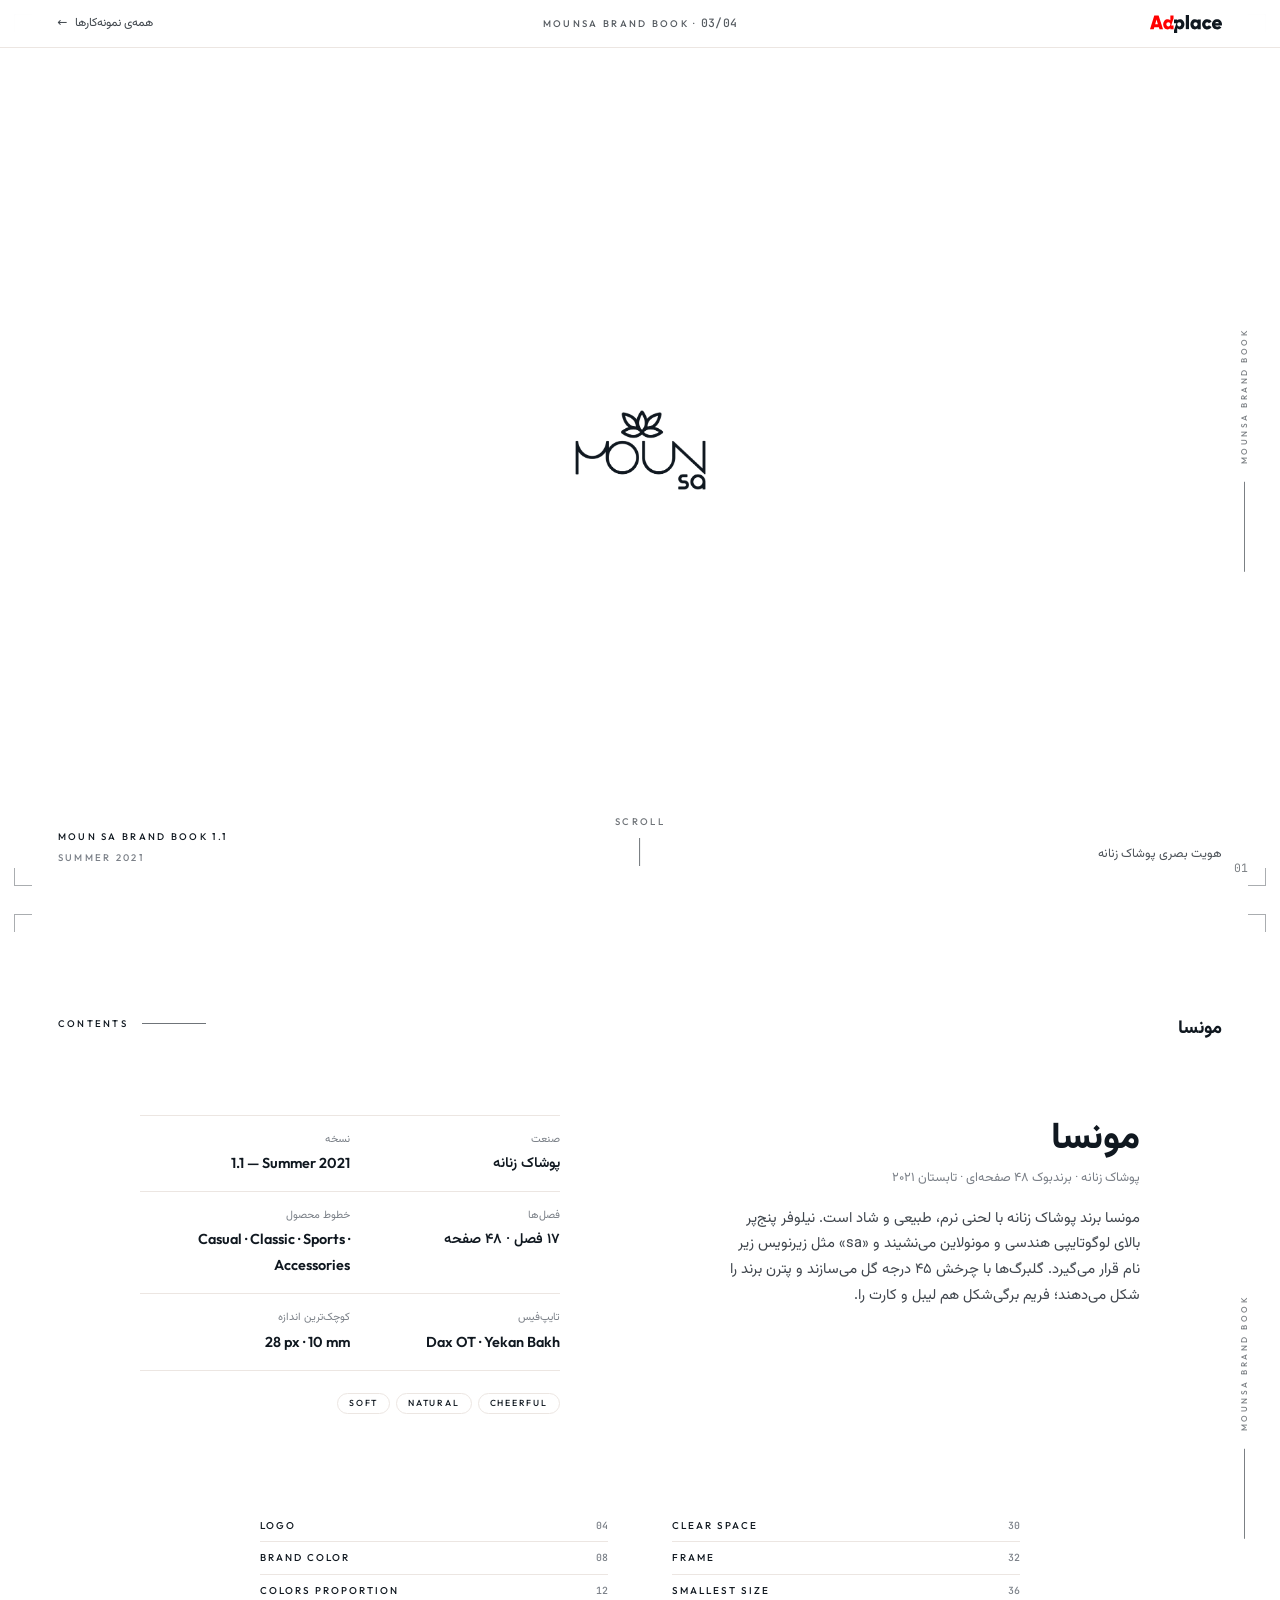
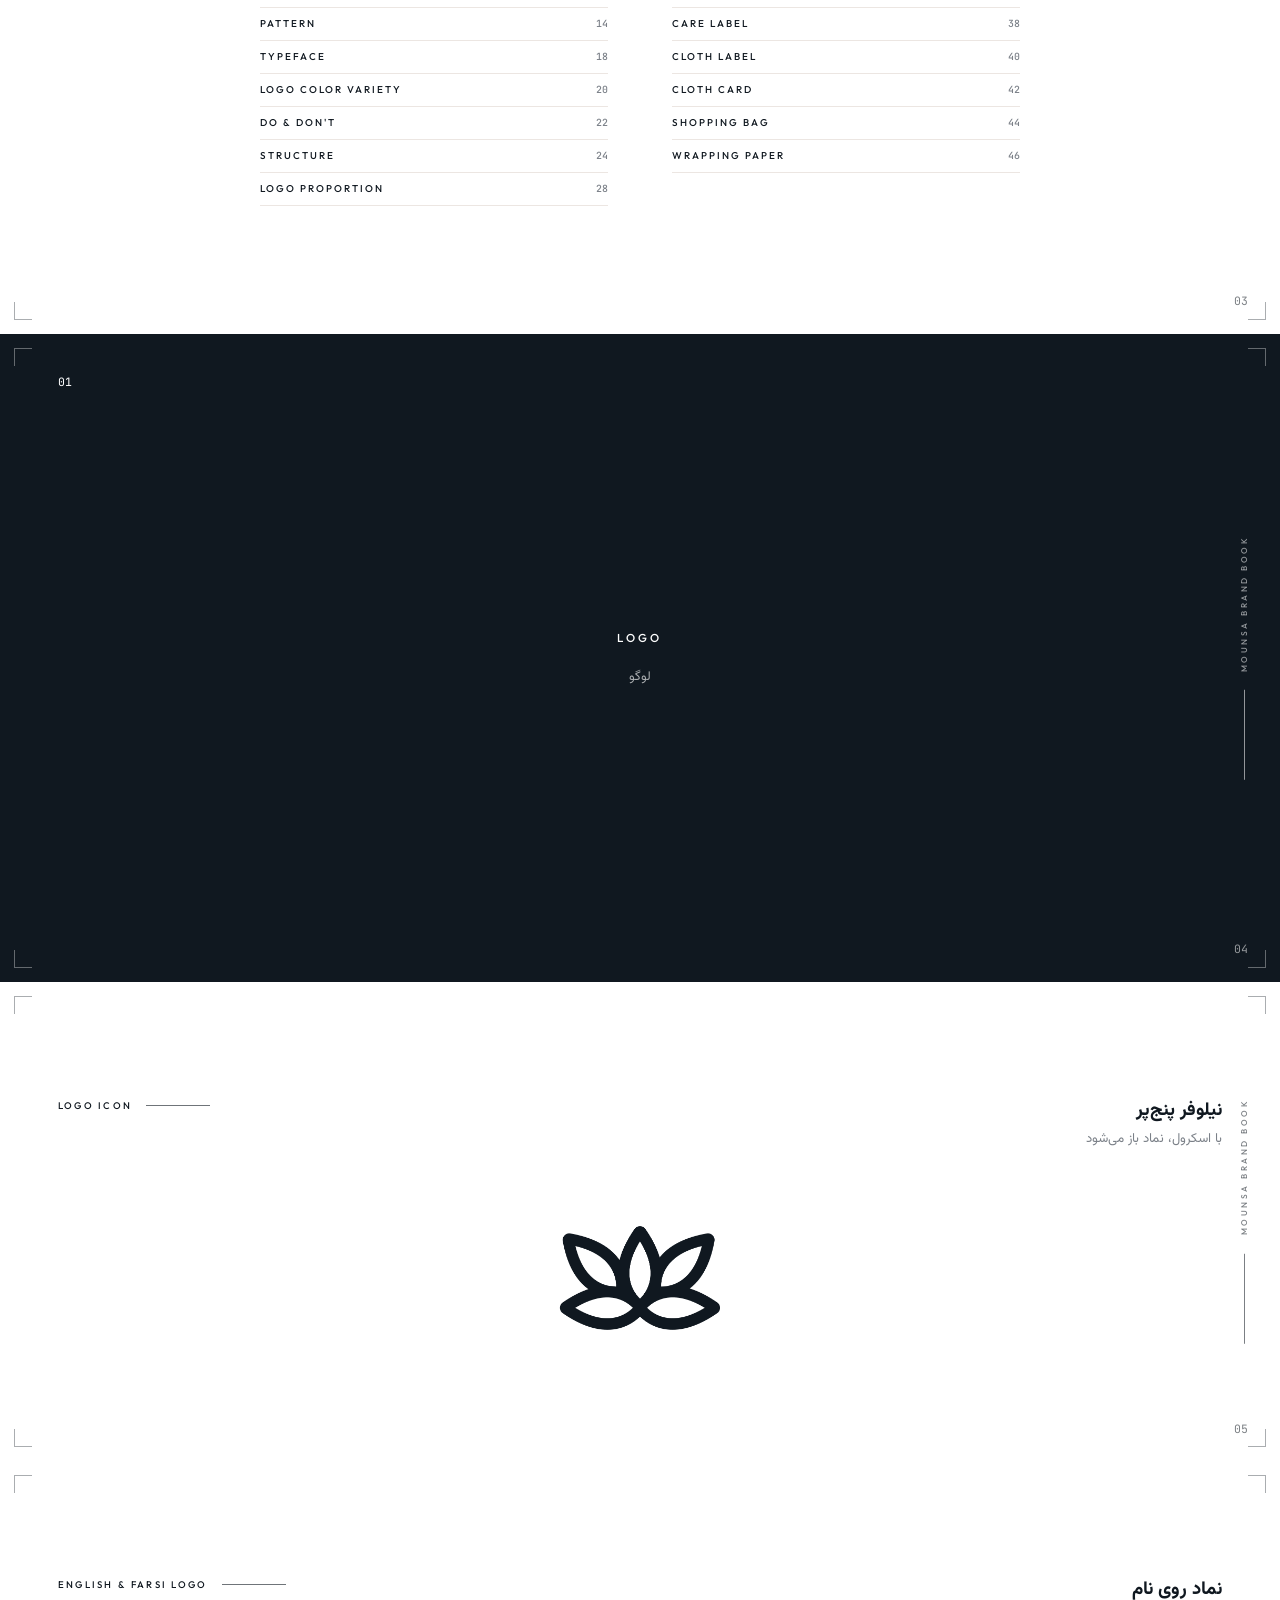
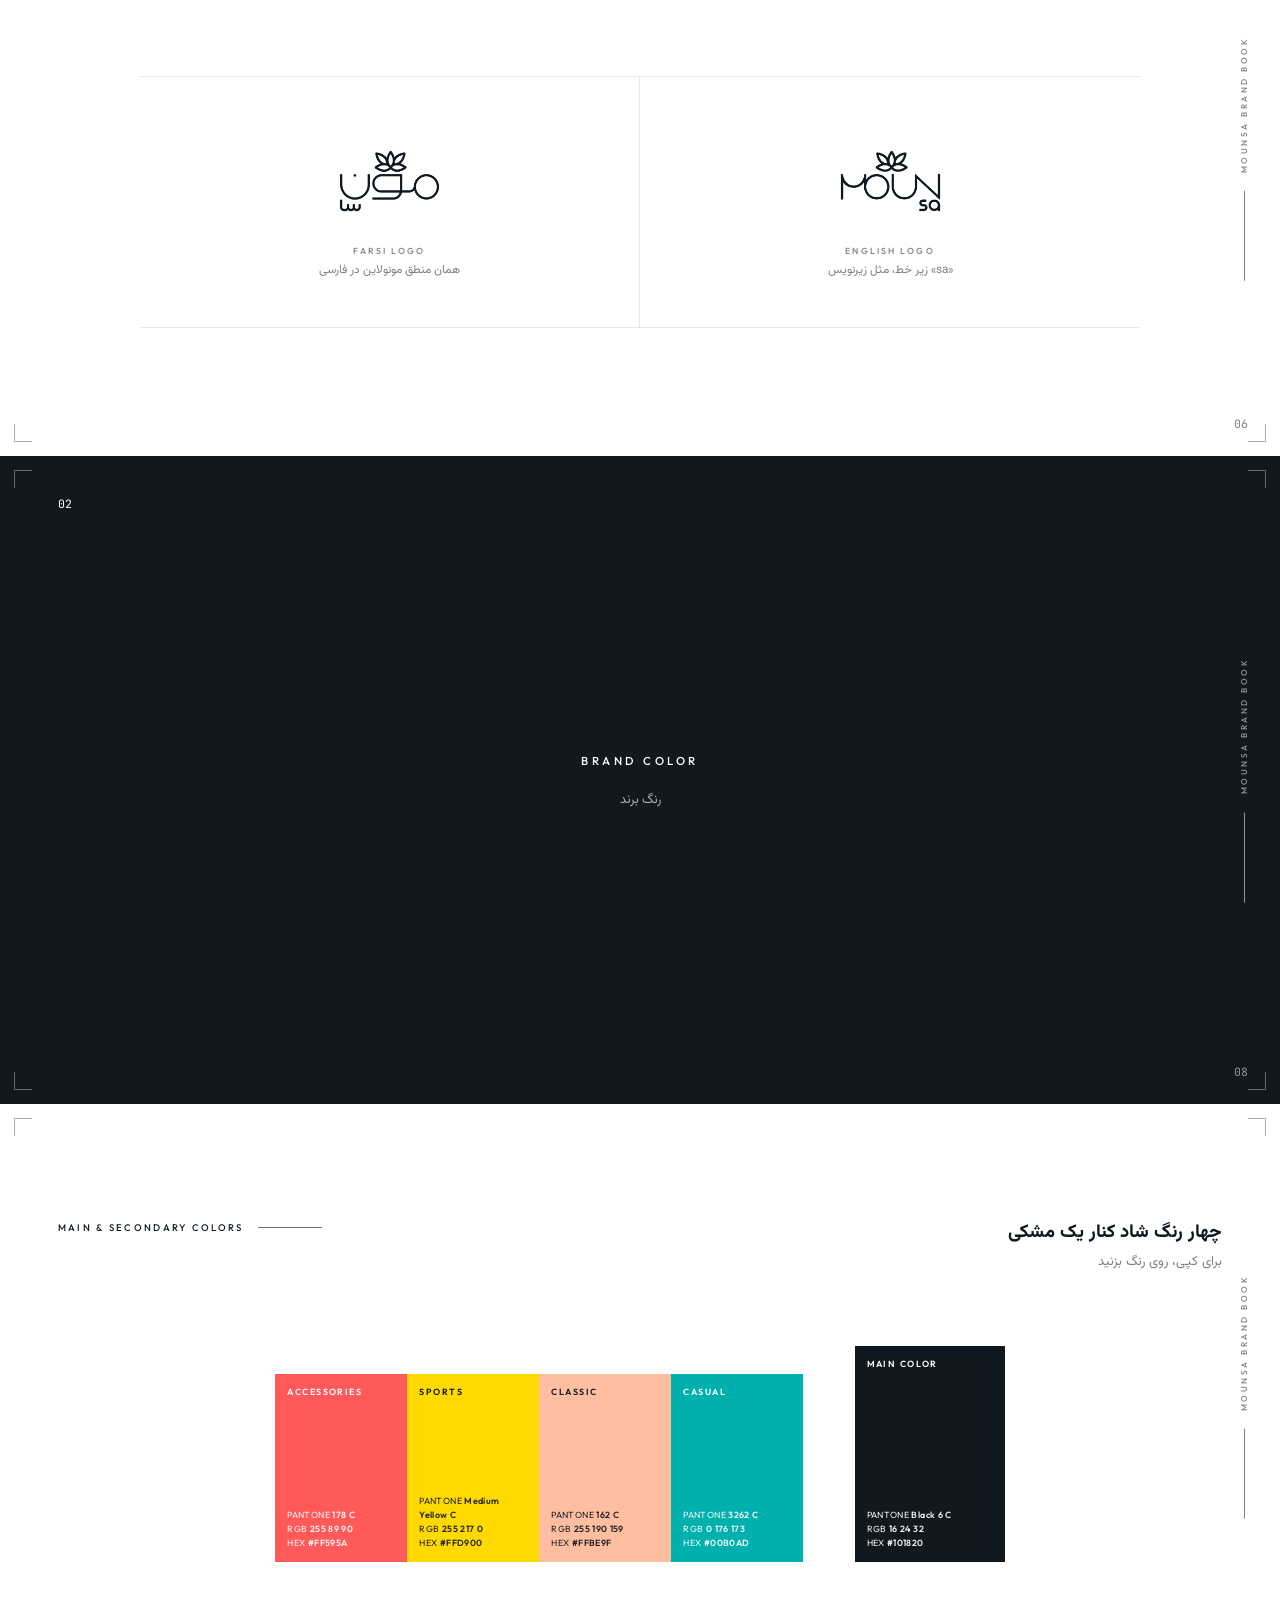
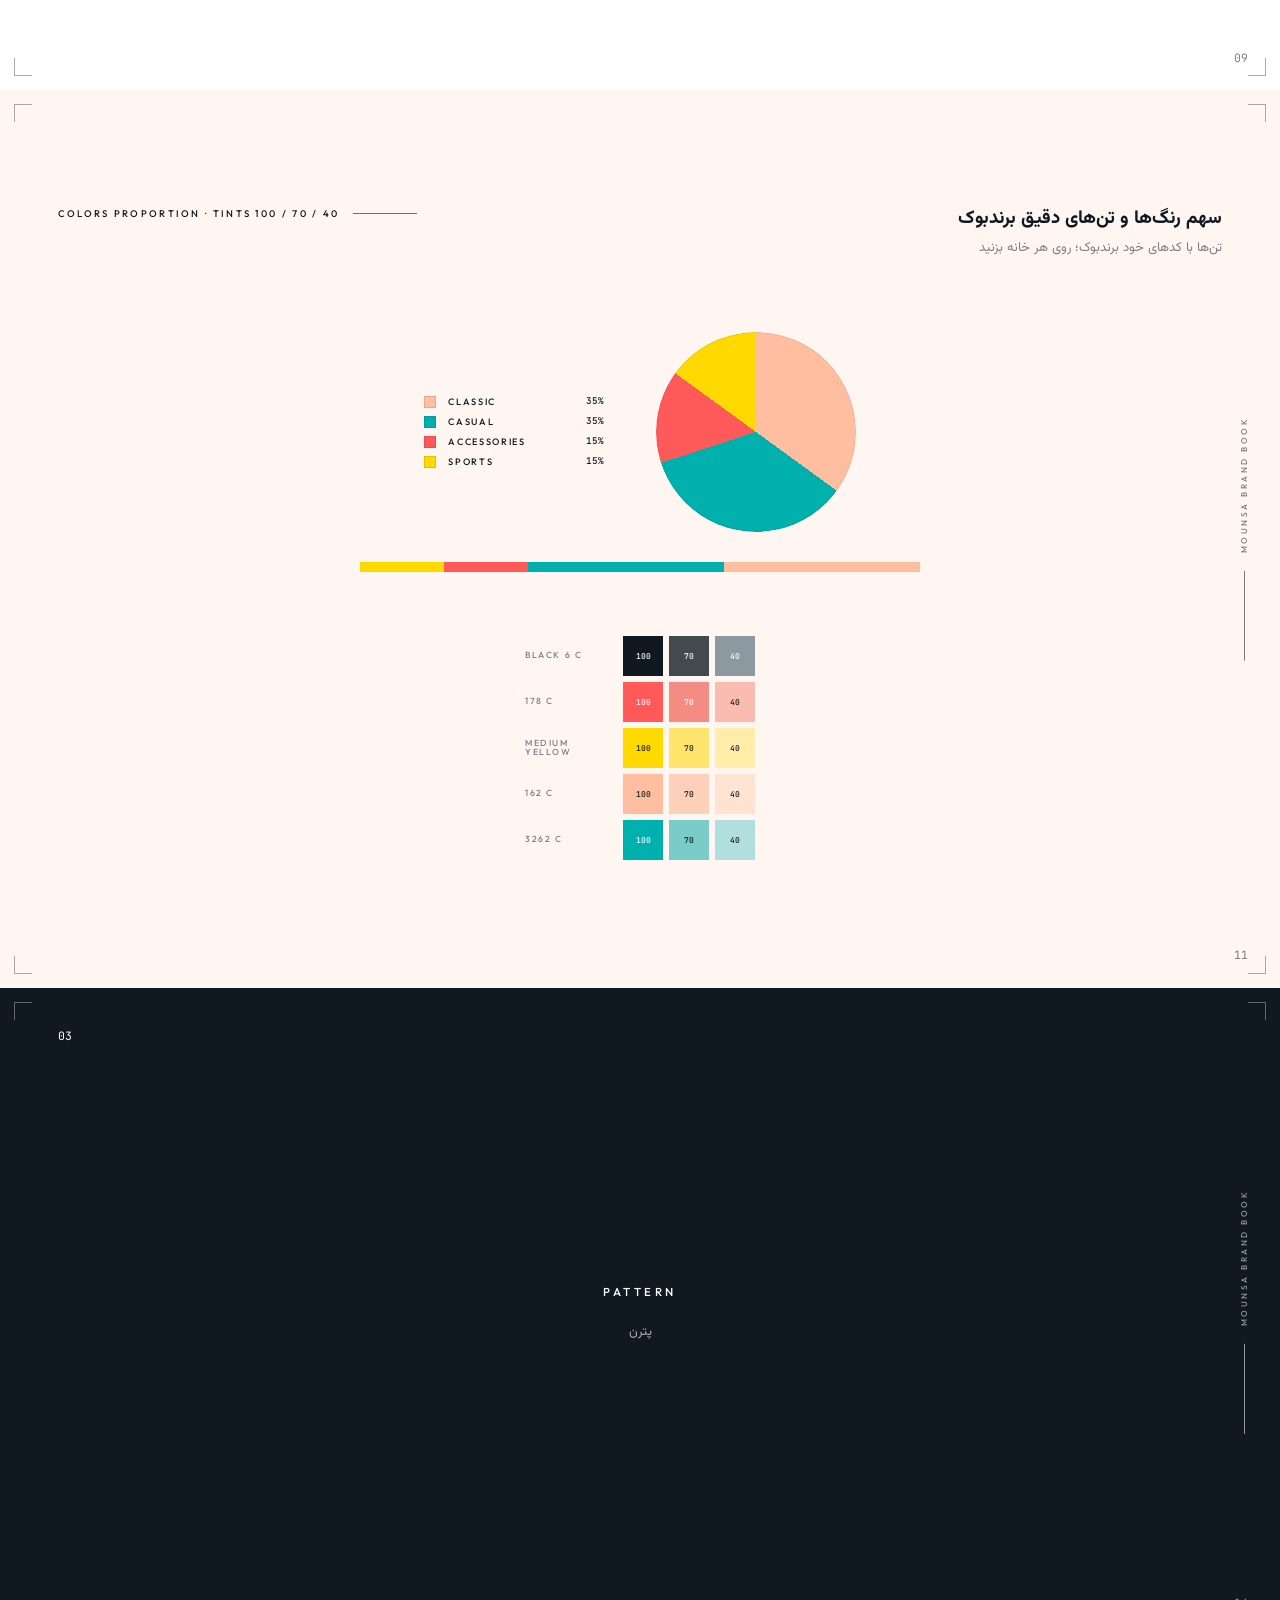
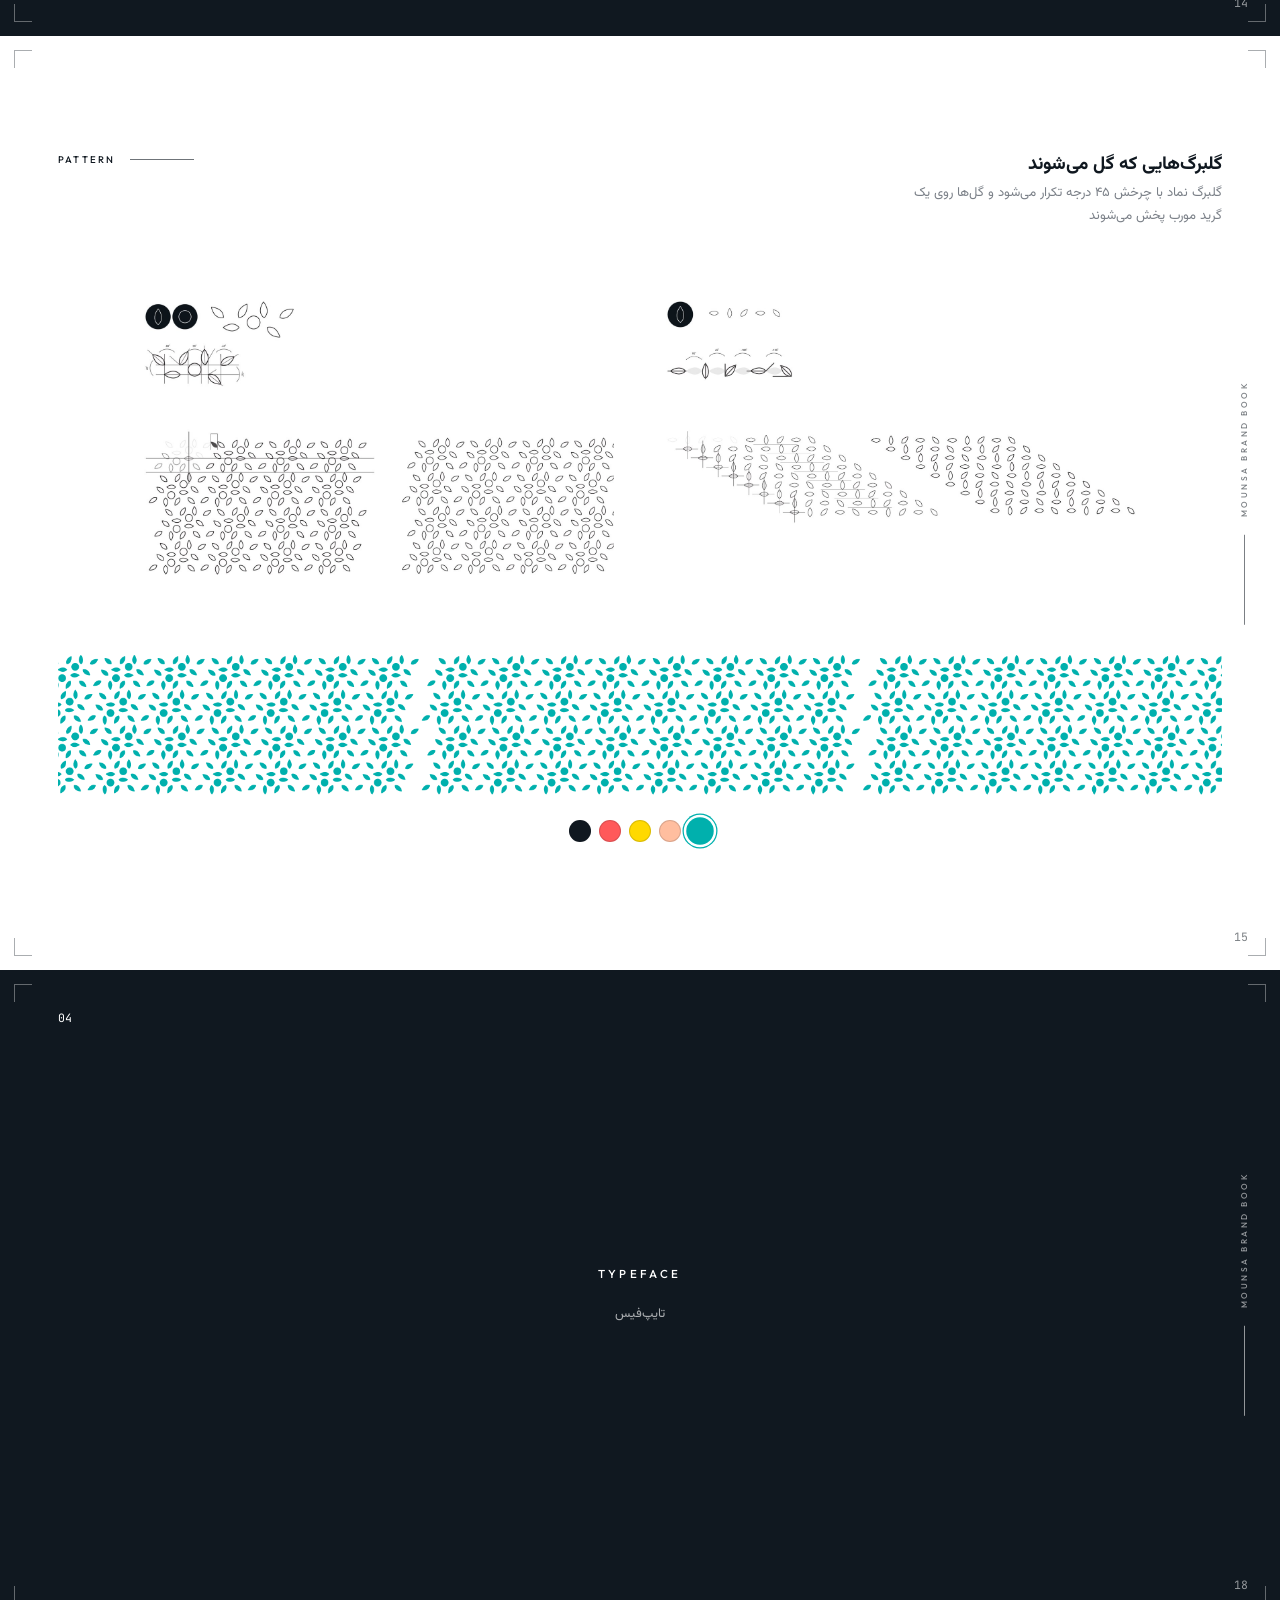
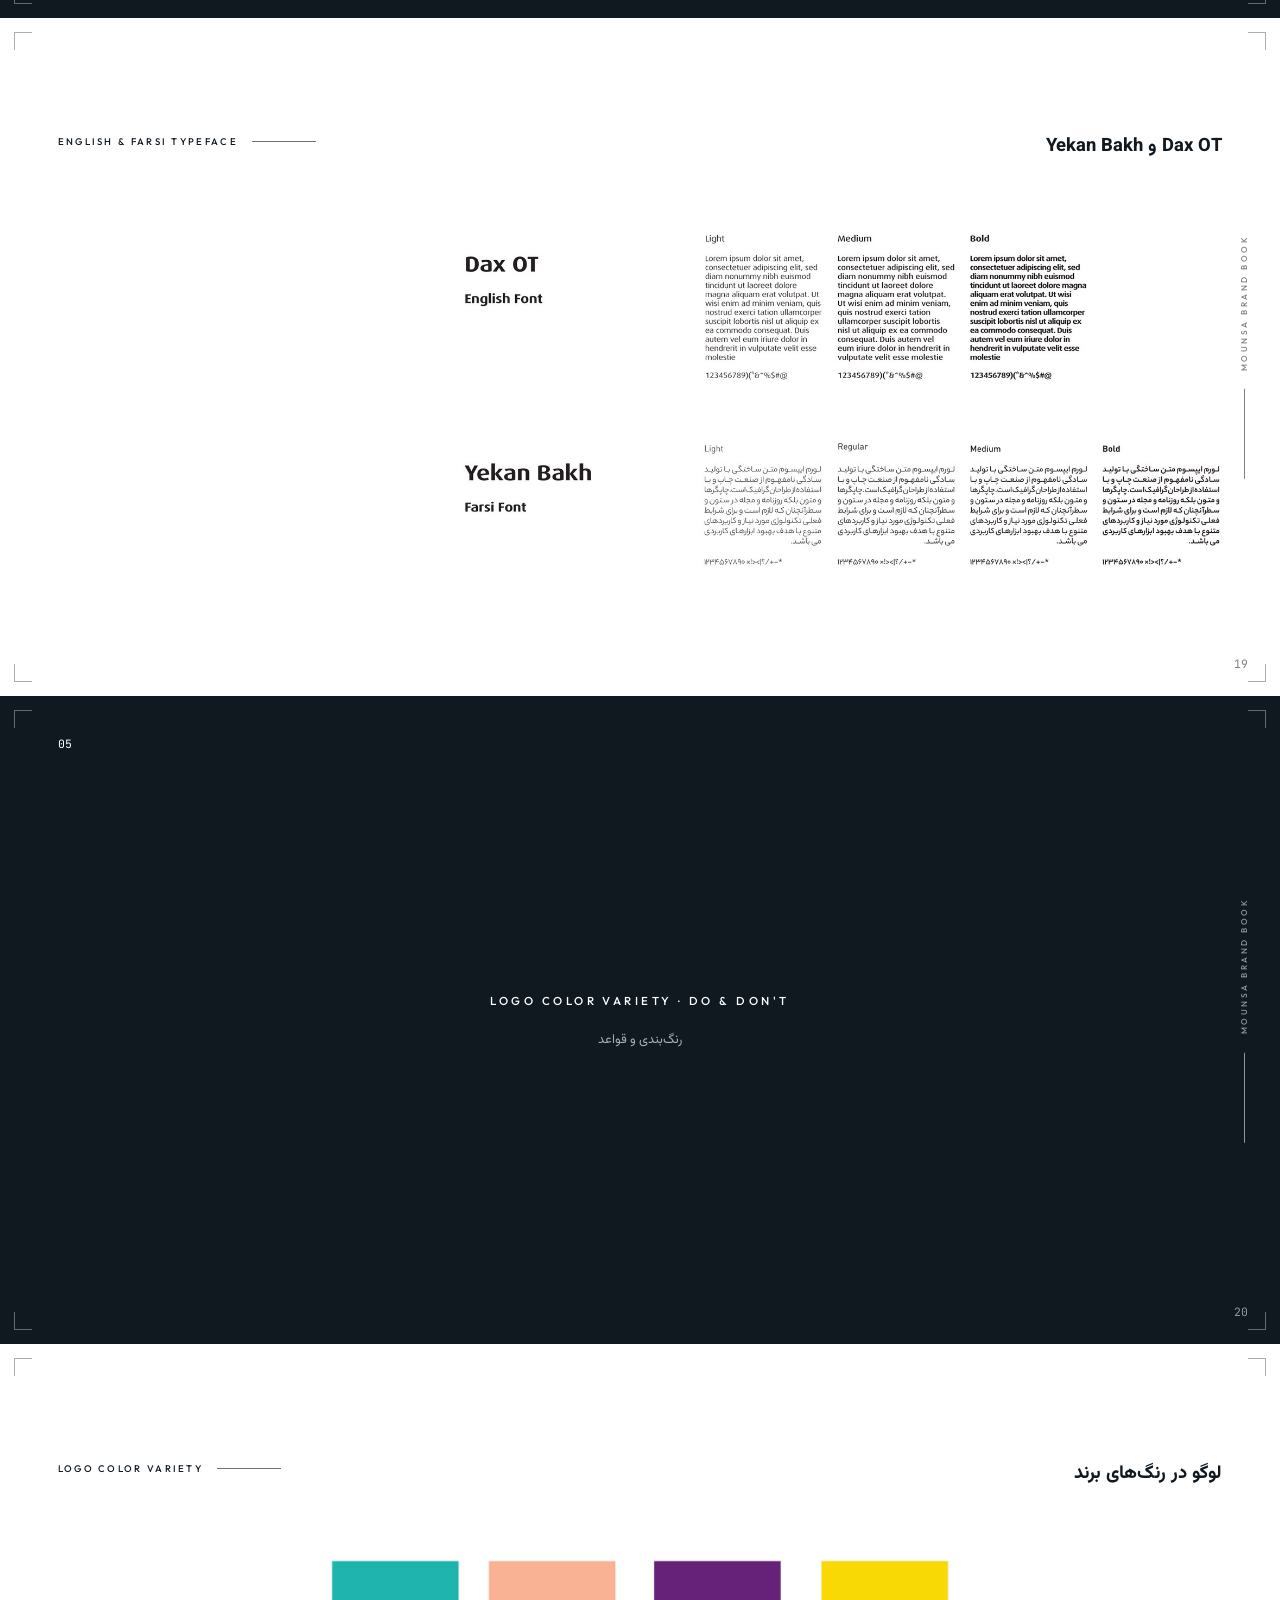
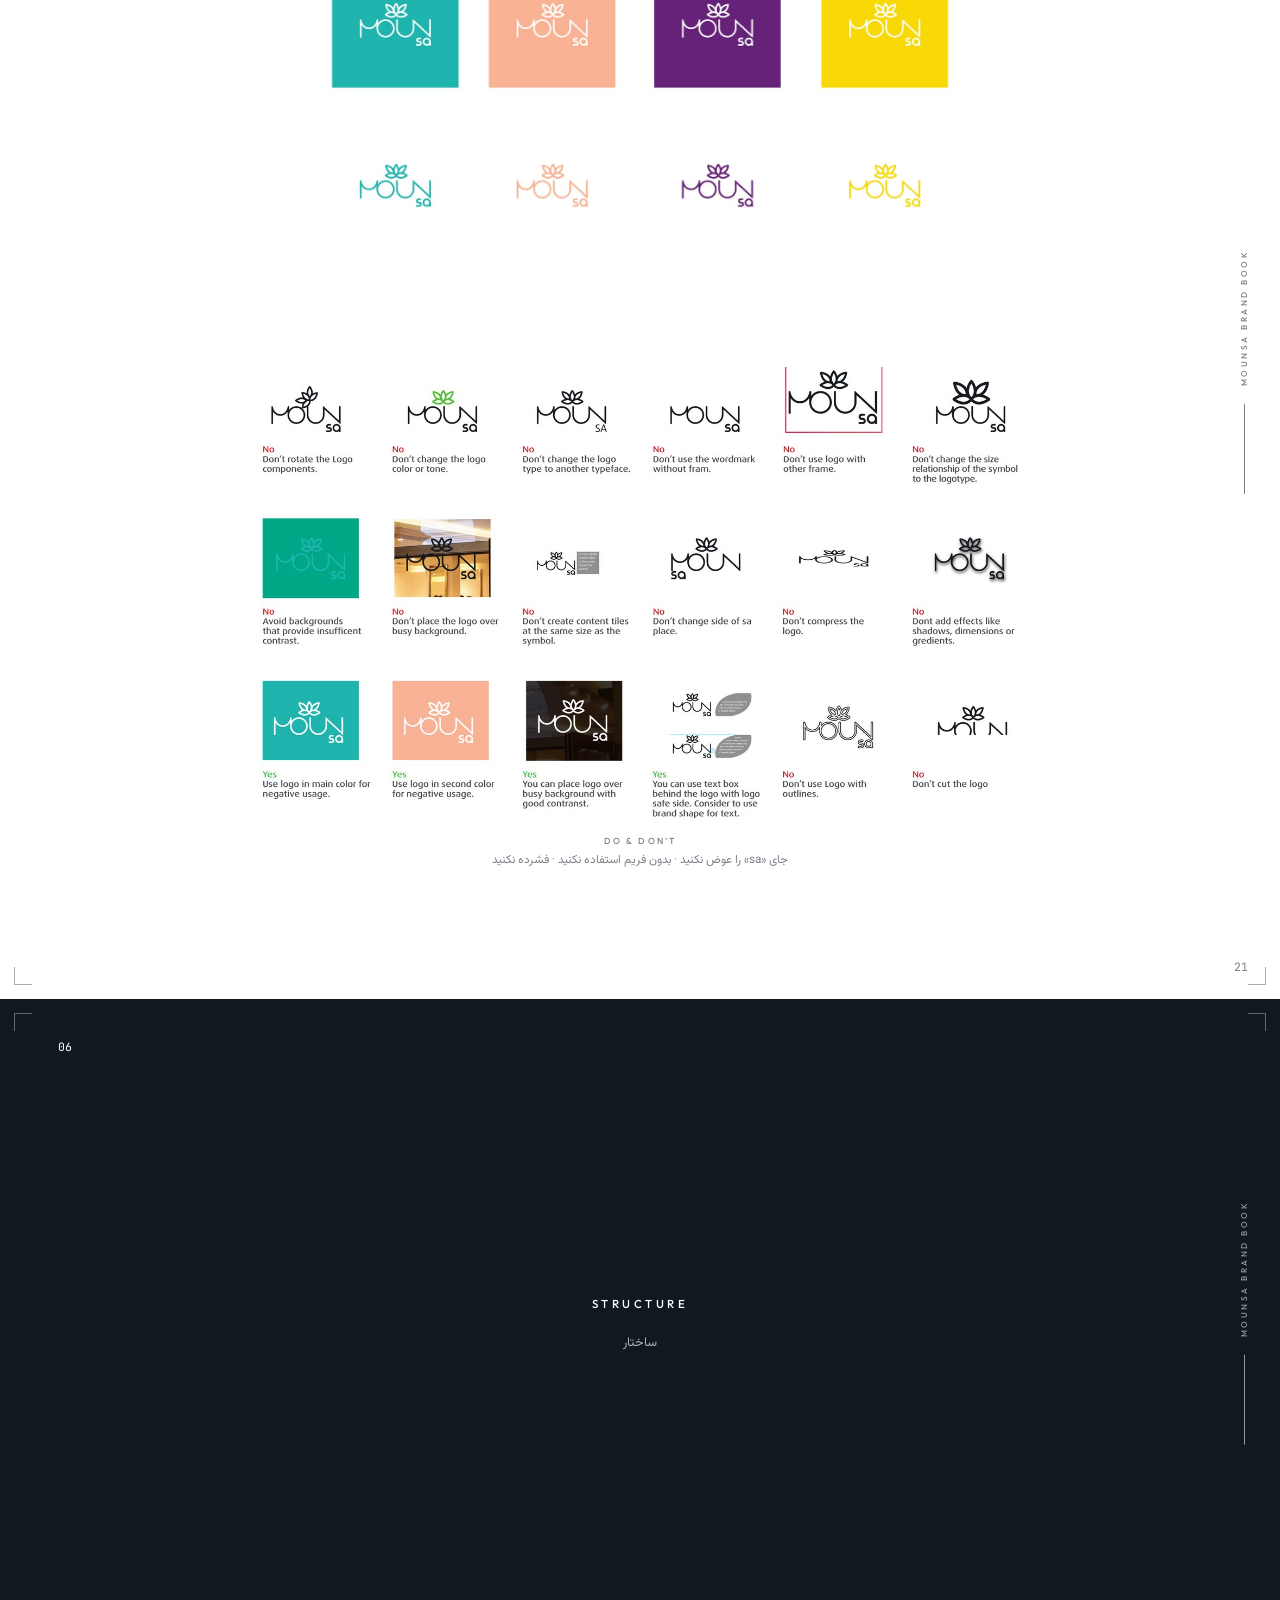
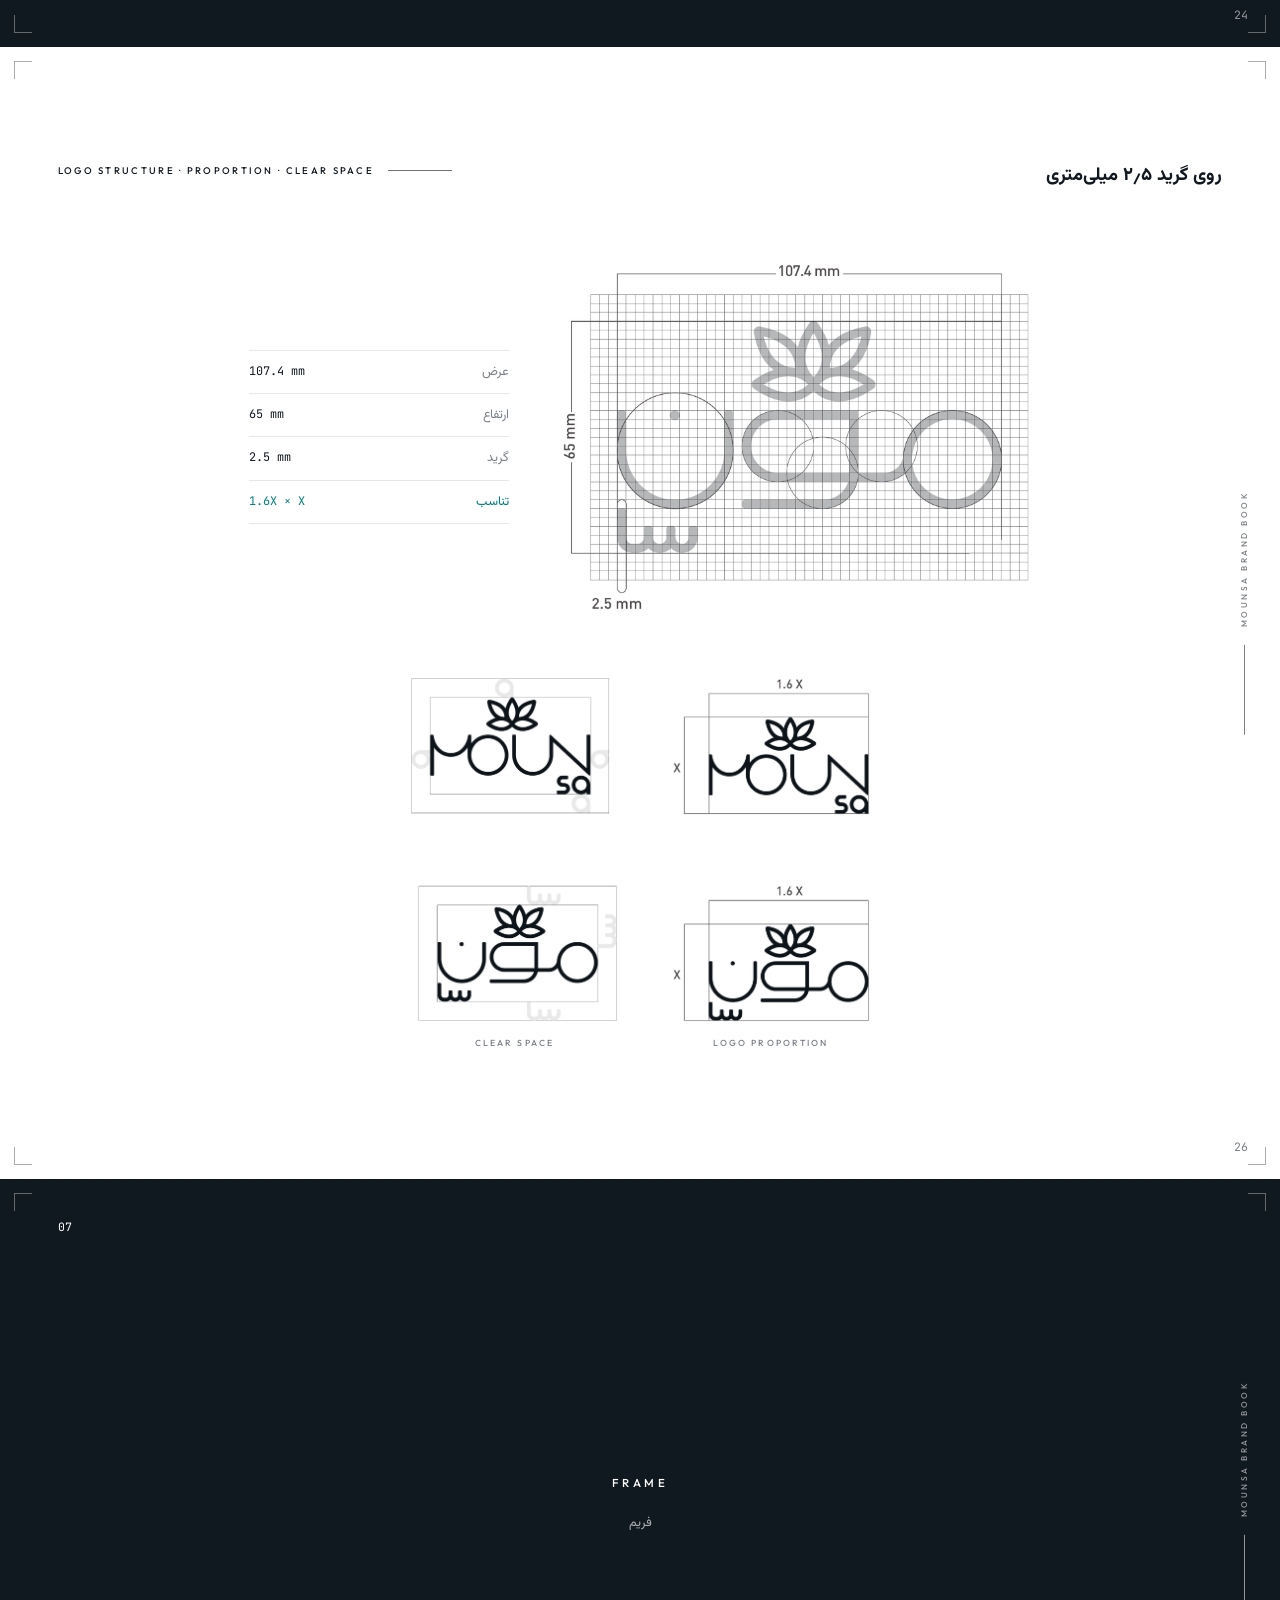
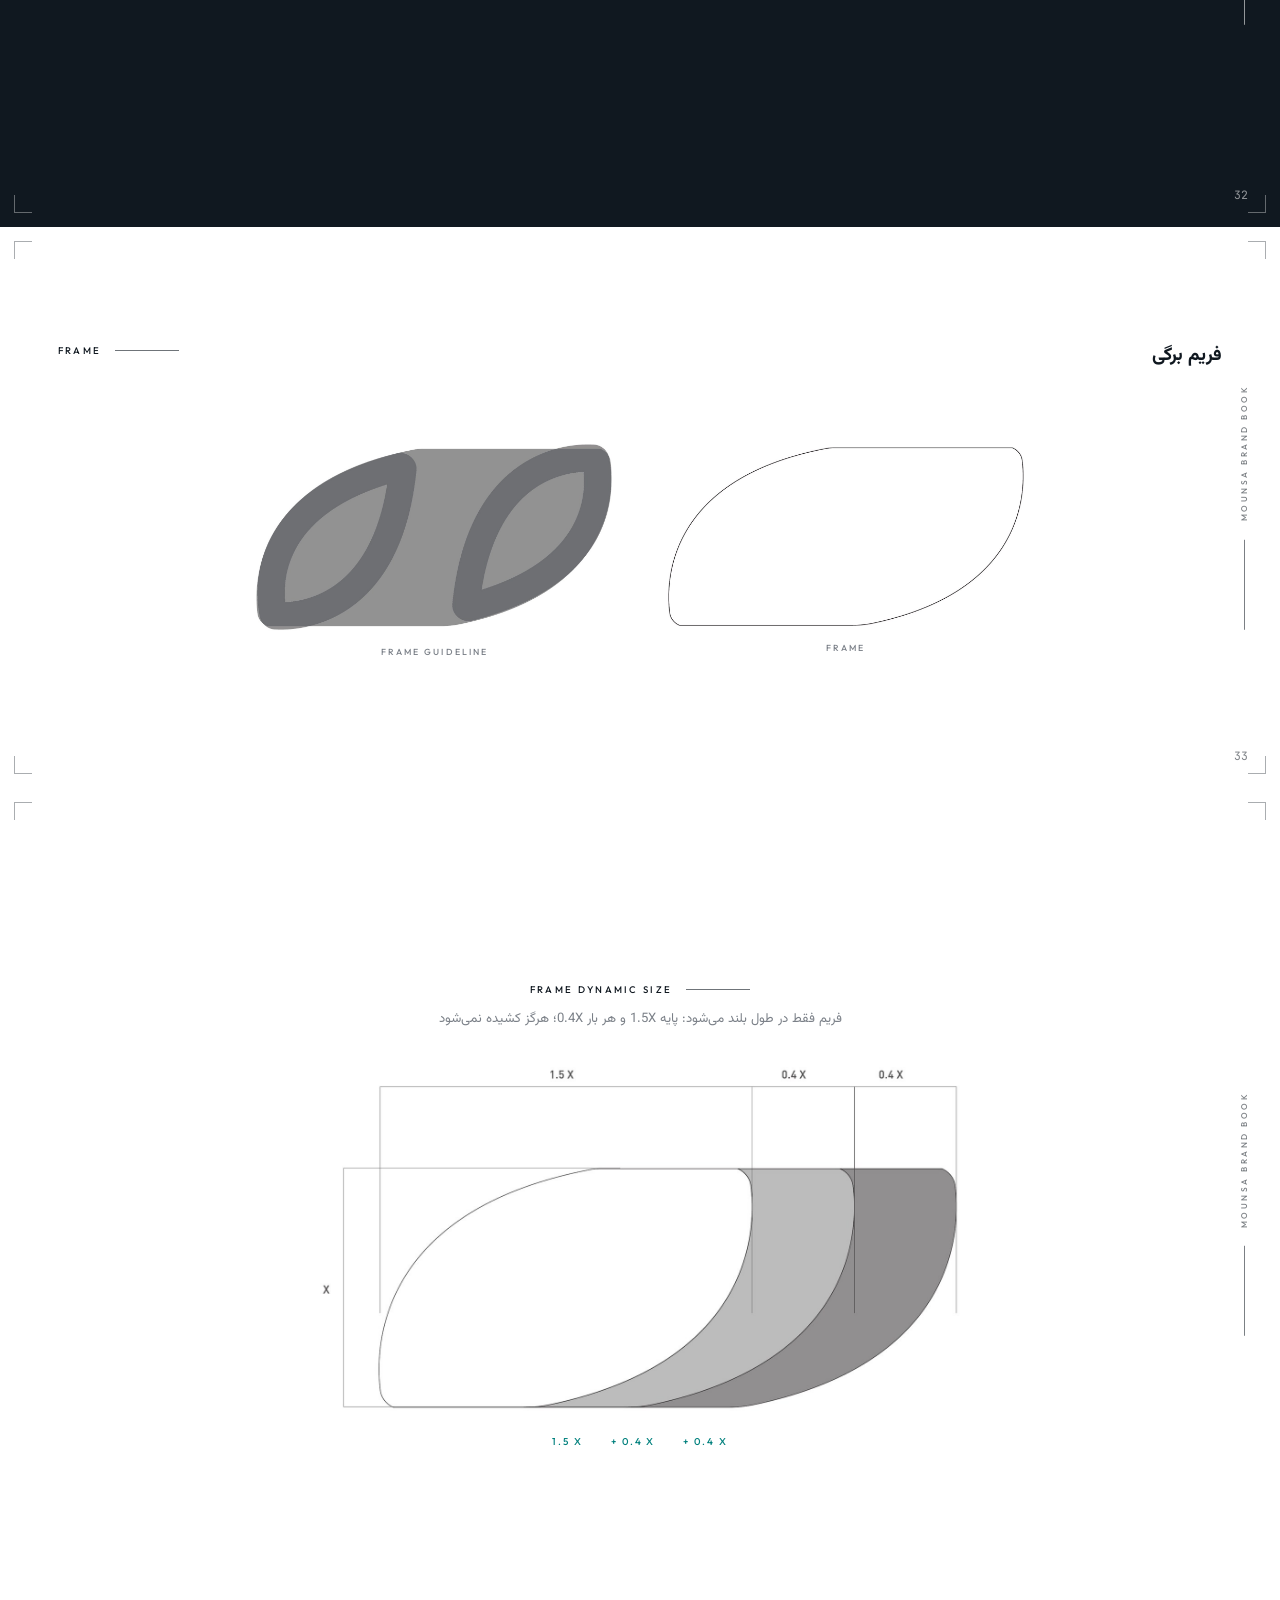
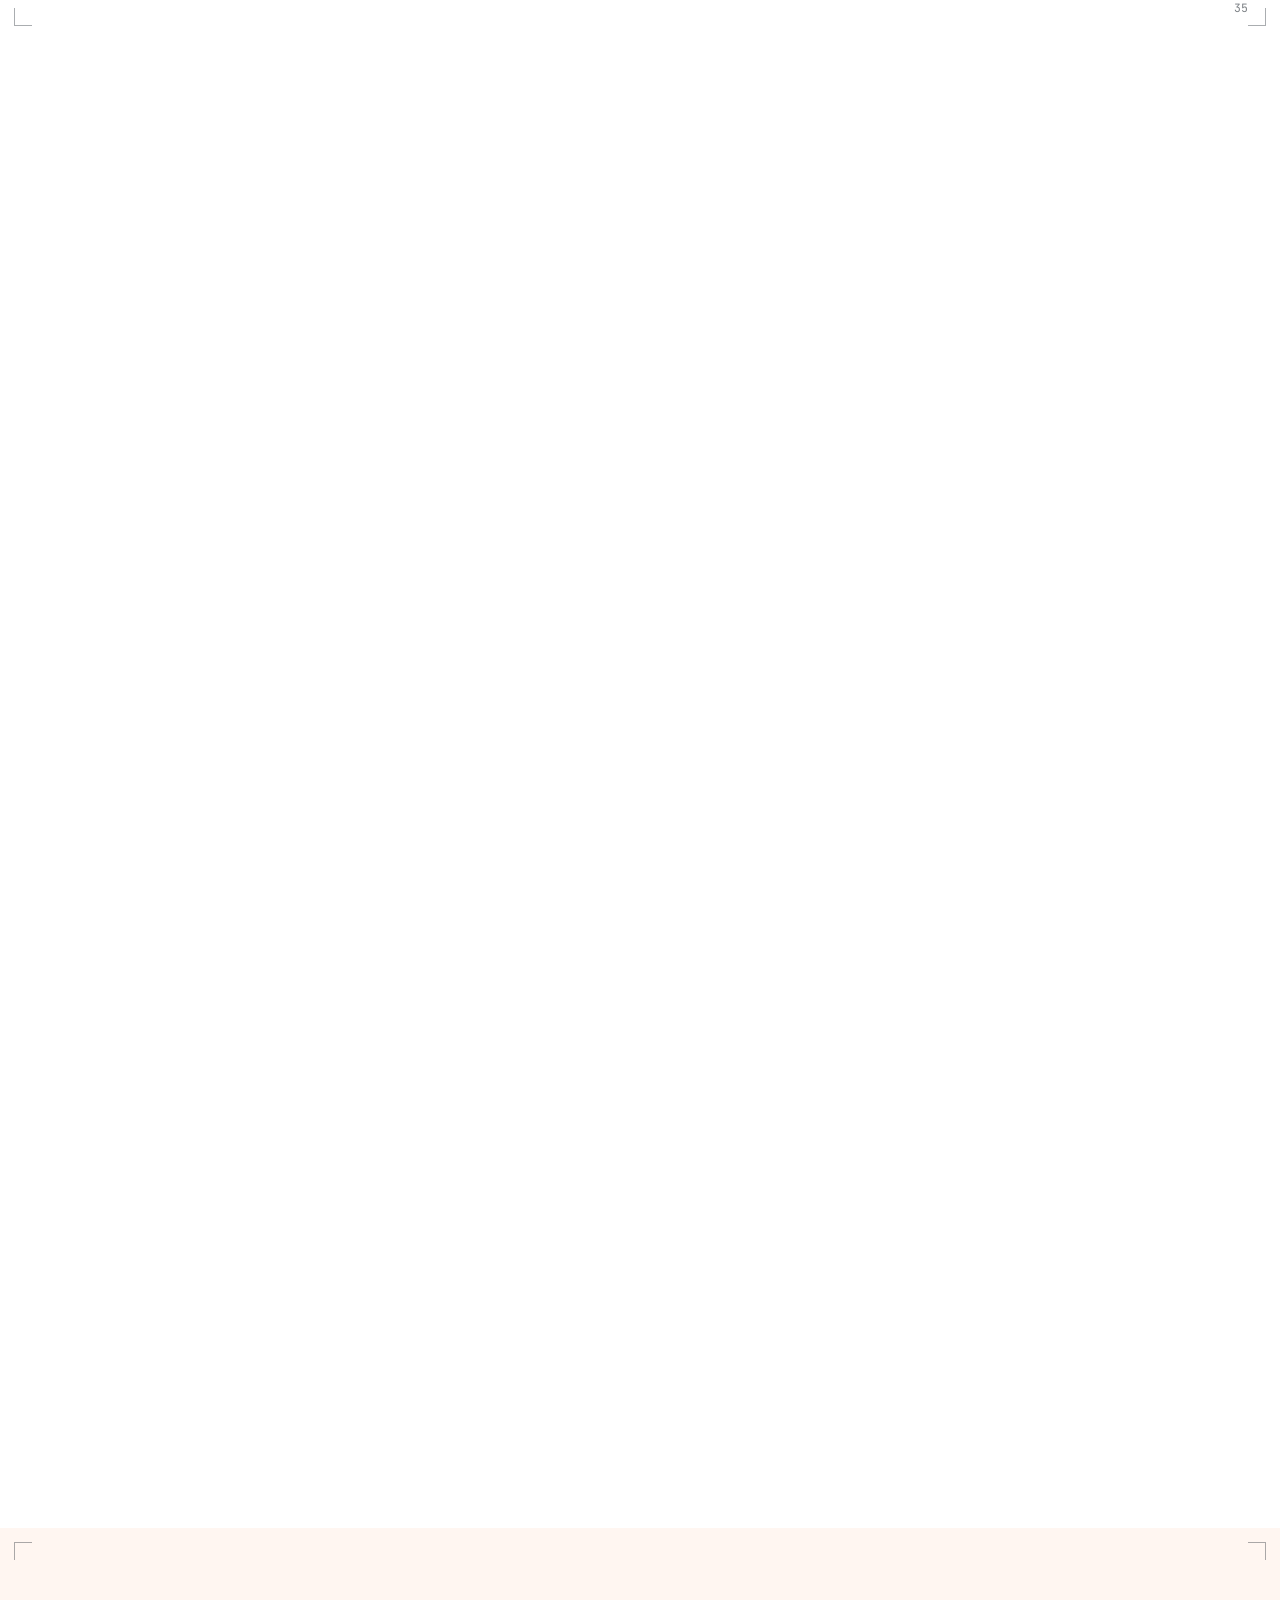
<file: work/mounsa/index.html>
<!doctype html>
<html lang="fa" dir="rtl">
<head>
<meta charset="utf-8">
<meta name="viewport" content="width=device-width, initial-scale=1">
<title>مونسا | نمونه‌کار هویت بصری</title>
<meta name="description" content="هویت بصری مونسا: نیلوفر پنج‌پر، فریم برگی و پترن گلبرگ.">
<meta name="theme-color" content="#101820">
<link rel="icon" href="/assets/brand/favicon.svg">
<link rel="stylesheet" href="/assets/case/book.css">
<style>
/* leaf frame: dynamic width 1.5X + 0.4X + 0.4X */
.lf .scene__stick{background:#fff}
.lf__img{width:min(640px,86vw);position:relative}
.lf__img img{width:100%;clip-path:inset(0 var(--cut,34%) 0 0);transition:clip-path .9s var(--ease)}
.lf[data-step="1"] .lf__img img{--cut:17%}
.lf[data-step="2"] .lf__img img{--cut:0%}
.lf__marks{display:flex;justify-content:center;gap:28px;margin-top:26px;direction:ltr}
.lf__marks span{font:500 .62rem/1 Outfit,sans-serif;letter-spacing:.2em;color:var(--muted);transition:color .4s}
.lf__marks span.is-on{color:#00807D}

/* petals band */
.petals{height:150px;width:100%;background:var(--pc,#00B0AD);-webkit-mask:url(/assets/case/mounsa/petals-a.png) calc(var(--p,0) * -520px) center/auto 150px repeat-x;mask:url(/assets/case/mounsa/petals-a.png) calc(var(--p,0) * -520px) center/auto 150px repeat-x;transition:background .5s}
.pchips{display:flex;justify-content:center;gap:8px;margin-top:24px}
.pchips button{width:22px;height:22px;border-radius:50%;background:var(--c);box-shadow:inset 0 0 0 1px rgba(16,24,32,.15);transition:transform .3s}
.pchips button[aria-pressed=true]{transform:scale(1.25);box-shadow:0 0 0 2px #fff,0 0 0 3px var(--c)}
.mins{display:flex;gap:56px;justify-content:center;align-items:flex-end;direction:ltr}
.mins div{display:grid;justify-items:center;gap:10px}
.lotus{display:grid;justify-items:center}
.lotus .mk{color:#101820;transform:rotate(calc((1 - var(--p,1)) * -45deg)) scale(calc(.8 + var(--p,1) * .2));transition:transform .1s linear}
</style>
</head>
<body style="--tone:#101820;--on-tone:#fff;--accent:#00807D;--paper:#fff;--soft:#FFF6F1;--line:#ece6e2">
<header class="bar">
  <a class="bar__site" href="/" aria-label="Adplace"><img src="/assets/brand/adplace-ink.svg" alt="Adplace" width="73" height="18" style="display:block;height:18px;width:auto"></a>
  <span class="bar__mid caps">MOUNSA BRAND BOOK · <span class="mono">03/04</span></span>
  <a class="bar__back" href="/#work">همه‌ی نمونه‌کارها <span aria-hidden="true">←</span></a>
  <span class="bar__p" aria-hidden="true"></span>
</header>
<main>

<section class="cover cover--light">
  <div class="furn" aria-hidden="true"><span class="crop tl"></span><span class="crop tr"></span><span class="crop bl"></span><span class="crop br"></span><div class="side"><span>MOUNSA BRAND BOOK</span><i></i></div><span class="pno mono">01</span></div>
  <span class="mk " role="img" aria-label="لوگوی مونسا" style="--src:url(/assets/case/marks/mounsa-logo.png);--ar:1.6097;height:84px;"></span>
  <div class="cover__meta"><span class="caps">Moun sa Brand Book 1.1</span><span class="caps muted">Summer 2021</span></div>
  <div class="cover__fa">هویت بصری پوشاک زنانه</div>
  <div class="cover__hint"><span class="caps">Scroll</span><i></i></div>
</section>

<section class="pg " id="contents" >
  <div class="furn" aria-hidden="true"><span class="crop tl"></span><span class="crop tr"></span><span class="crop bl"></span><span class="crop br"></span><div class="side"><span>MOUNSA BRAND BOOK</span><i></i></div><span class="pno mono">03</span></div>
  <header class="pg__head rv"><div class="pg__fa"><h2>مونسا</h2></div><span class="lbl caps">Contents</span></header>
  
<div class="intro"><div class="rv"><h1>مونسا<small>پوشاک زنانه · برندبوک ۴۸ صفحه‌ای · تابستان ۲۰۲۱</small></h1><p>مونسا برند پوشاک زنانه با لحنی نرم، طبیعی و شاد است. نیلوفر پنج‌پر بالای لوگوتایپی هندسی و مونولاین می‌نشیند و «sa» مثل زیرنویس زیر نام قرار می‌گیرد. گلبرگ‌ها با چرخش ۴۵ درجه گل می‌سازند و پترن برند را شکل می‌دهند؛ فریم برگی‌شکل هم لیبل و کارت را.</p></div><div class="rv rv-d1"><dl class="facts"><div><dt>صنعت</dt><dd>پوشاک زنانه</dd></div><div><dt>نسخه</dt><dd><span class="en">1.1 — Summer 2021</span></dd></div><div><dt>فصل‌ها</dt><dd>۱۷ فصل · ۴۸ صفحه</dd></div><div><dt>خطوط محصول</dt><dd><span class="en">Casual · Classic · Sports · Accessories</span></dd></div><div><dt>تایپ‌فیس</dt><dd><span class="en">Dax OT · Yekan Bakh</span></dd></div><div><dt>کوچک‌ترین اندازه</dt><dd><span class="en">28 px · 10 mm</span></dd></div></dl><div class="chips"><span>Soft</span><span>Natural</span><span>Cheerful</span></div></div></div>
<div style="height:clamp(56px,8vw,96px)"></div>
<nav class="toc rv" aria-label="فهرست"><a href="#logo"><span>Logo</span><span>04</span></a><a href="#color"><span>Brand color</span><span>08</span></a><a href="#share"><span>Colors proportion</span><span>12</span></a><a href="#pattern"><span>Pattern</span><span>14</span></a><a href="#type"><span>Typeface</span><span>18</span></a><a href="#variety"><span>Logo color variety</span><span>20</span></a><a href="#variety"><span>Do &amp; Don&#x27;t</span><span>22</span></a><a href="#structure"><span>Structure</span><span>24</span></a><a href="#structure"><span>Logo proportion</span><span>28</span></a><a href="#structure"><span>Clear space</span><span>30</span></a><a href="#frame"><span>Frame</span><span>32</span></a><a href="#small"><span>Smallest size</span><span>36</span></a><a href="#apps"><span>Care label</span><span>38</span></a><a href="#apps"><span>Cloth label</span><span>40</span></a><a href="#apps"><span>Cloth card</span><span>42</span></a><a href="#apps"><span>Shopping bag</span><span>44</span></a><a href="#apps"><span>Wrapping paper</span><span>46</span></a></nav>
</section>

<section class="divider" id="logo" data-p="pass">
  <div class="furn" aria-hidden="true"><span class="crop tl"></span><span class="crop tr"></span><span class="crop bl"></span><span class="crop br"></span><div class="side"><span>MOUNSA BRAND BOOK</span><i></i></div><span class="pno mono">04</span></div>
  <span class="divider__n mono">01</span>
  <div class="divider__t"><span class="caps">Logo</span><span class="fa">لوگو</span></div>
</section>

<section class="pg " id="icon" >
  <div class="furn" aria-hidden="true"><span class="crop tl"></span><span class="crop tr"></span><span class="crop bl"></span><span class="crop br"></span><div class="side"><span>MOUNSA BRAND BOOK</span><i></i></div><span class="pno mono">05</span></div>
  <header class="pg__head rv"><div class="pg__fa"><h2>نیلوفر پنج‌پر</h2><p>با اسکرول، نماد باز می‌شود</p></div><span class="lbl caps">Logo Icon</span></header>
  
<div class="lotus" data-p="view"><span class="mk " role="img" aria-label="نماد مونسا" style="--src:url(/assets/case/marks/mounsa-mark.png);--ar:1.5048;height:110px;"></span></div>
</section>

<section class="pg " id="logos" >
  <div class="furn" aria-hidden="true"><span class="crop tl"></span><span class="crop tr"></span><span class="crop bl"></span><span class="crop br"></span><div class="side"><span>MOUNSA BRAND BOOK</span><i></i></div><span class="pno mono">06</span></div>
  <header class="pg__head rv"><div class="pg__fa"><h2>نماد روی نام</h2></div><span class="lbl caps">English &amp; Farsi Logo</span></header>
  
<div class="trio rv" style="--n:2">
  <div><span class="mk " role="img" aria-label="لوگوی لاتین" style="--src:url(/assets/case/marks/mounsa-logo.png);--ar:1.6097;height:64px;"></span><div class="cap"><span class="caps">English logo</span><span class="fa">«sa» زیر خط، مثل زیرنویس</span></div></div>
  <div><span class="mk " role="img" aria-label="لوگوی فارسی" style="--src:url(/assets/case/marks/mounsa-logo-fa.png);--ar:1.6145;height:64px;"></span><div class="cap"><span class="caps">Farsi logo</span><span class="fa">همان منطق مونولاین در فارسی</span></div></div>
</div>
</section>

<section class="divider" id="color" data-p="pass">
  <div class="furn" aria-hidden="true"><span class="crop tl"></span><span class="crop tr"></span><span class="crop bl"></span><span class="crop br"></span><div class="side"><span>MOUNSA BRAND BOOK</span><i></i></div><span class="pno mono">08</span></div>
  <span class="divider__n mono">02</span>
  <div class="divider__t"><span class="caps">Brand color</span><span class="fa">رنگ برند</span></div>
</section>

<section class="pg " id="colors" >
  <div class="furn" aria-hidden="true"><span class="crop tl"></span><span class="crop tr"></span><span class="crop bl"></span><span class="crop br"></span><div class="side"><span>MOUNSA BRAND BOOK</span><i></i></div><span class="pno mono">09</span></div>
  <header class="pg__head rv"><div class="pg__fa"><h2>چهار رنگ شاد کنار یک مشکی</h2><p>برای کپی، روی رنگ بزنید</p></div><span class="lbl caps">Main &amp; Secondary Colors</span></header>
  
<div class="blk" style="align-items:flex-end"><div class="cards rv"><button class="cc cc--main" data-hex="#101820" style="--c:#101820;--t:#FFFFFF;--i:0" aria-label="Main color #101820"><b>Main color</b><span><small>PANTONE <strong>Black 6 C</strong></small><small>RGB <strong>16 24 32</strong></small><small>HEX <strong>#101820</strong></small></span></button></div><div class="cards rv"><button class="cc" data-hex="#00B0AD" style="--c:#00B0AD;--t:#FFFFFF;--i:0" aria-label="Casual #00B0AD"><b>Casual</b><span><small>PANTONE <strong>3262 C</strong></small><small>RGB <strong>0 176 173</strong></small><small>HEX <strong>#00B0AD</strong></small></span></button><button class="cc" data-hex="#FFBE9F" style="--c:#FFBE9F;--t:#101820;--i:1" aria-label="Classic #FFBE9F"><b>Classic</b><span><small>PANTONE <strong>162 C</strong></small><small>RGB <strong>255 190 159</strong></small><small>HEX <strong>#FFBE9F</strong></small></span></button><button class="cc" data-hex="#FFD900" style="--c:#FFD900;--t:#101820;--i:2" aria-label="Sports #FFD900"><b>Sports</b><span><small>PANTONE <strong>Medium Yellow C</strong></small><small>RGB <strong>255 217 0</strong></small><small>HEX <strong>#FFD900</strong></small></span></button><button class="cc" data-hex="#FF595A" style="--c:#FF595A;--t:#FFFFFF;--i:3" aria-label="Accessories #FF595A"><b>Accessories</b><span><small>PANTONE <strong>178 C</strong></small><small>RGB <strong>255 89 90</strong></small><small>HEX <strong>#FF595A</strong></small></span></button></div></div>
</section>

<section class="pg pg--soft" id="share" >
  <div class="furn" aria-hidden="true"><span class="crop tl"></span><span class="crop tr"></span><span class="crop bl"></span><span class="crop br"></span><div class="side"><span>MOUNSA BRAND BOOK</span><i></i></div><span class="pno mono">11</span></div>
  <header class="pg__head rv"><div class="pg__fa"><h2>سهم رنگ‌ها و تن‌های دقیق برندبوک</h2><p>تن‌ها با کدهای خود برندبوک؛ روی هر خانه بزنید</p></div><span class="lbl caps">Colors Proportion · Tints 100 / 70 / 40</span></header>
  
<div class="blk" data-p="view" style="align-items:center"><div class="pie " style="--pie:conic-gradient(#FFBE9F 0% 35%,#00B0AD 35% 70%,#FF595A 70% 85%,#FFD900 85% 100%);"></div><div class="legend"><div><i style="--c:#FFBE9F"></i><span>Classic</span><b><span data-count="35">0</span>%</b></div><div><i style="--c:#00B0AD"></i><span>Casual</span><b><span data-count="35">0</span>%</b></div><div><i style="--c:#FF595A"></i><span>Accessories</span><b><span data-count="15">0</span>%</b></div><div><i style="--c:#FFD900"></i><span>Sports</span><b><span data-count="15">0</span>%</b></div></div></div><div class="pbar" data-p="view"><i style="--c:#FFBE9F;--w:35"></i><i style="--c:#00B0AD;--w:35"></i><i style="--c:#FF595A;--w:15"></i><i style="--c:#FFD900;--w:15"></i></div>
<div class="blk" style="margin-top:64px"><div class="tints"><div class="r"><span>Black 6 C</span><i data-hex="#101820" style="--c:#101820;--t:#FFFFFF;--d:0;cursor:copy" title="#101820">100</i><i data-hex="#434A4F" style="--c:#434A4F;--t:#FFFFFF;--d:1;cursor:copy" title="#434A4F">70</i><i data-hex="#8C99A1" style="--c:#8C99A1;--t:#FFFFFF;--d:2;cursor:copy" title="#8C99A1">40</i></div><div class="r"><span>178 C</span><i data-hex="#FF595A" style="--c:#FF595A;--t:#FFFFFF;--d:3;cursor:copy" title="#FF595A">100</i><i data-hex="#F58C83" style="--c:#F58C83;--t:#FFFFFF;--d:4;cursor:copy" title="#F58C83">70</i><i data-hex="#FABBB0" style="--c:#FABBB0;--t:#101820;--d:5;cursor:copy" title="#FABBB0">40</i></div><div class="r"><span>Medium Yellow</span><i data-hex="#FFD900" style="--c:#FFD900;--t:#101820;--d:6;cursor:copy" title="#FFD900">100</i><i data-hex="#FFE56B" style="--c:#FFE56B;--t:#101820;--d:7;cursor:copy" title="#FFE56B">70</i><i data-hex="#FFEDA9" style="--c:#FFEDA9;--t:#101820;--d:8;cursor:copy" title="#FFEDA9">40</i></div><div class="r"><span>162 C</span><i data-hex="#FFBE9F" style="--c:#FFBE9F;--t:#101820;--d:9;cursor:copy" title="#FFBE9F">100</i><i data-hex="#FCD0B9" style="--c:#FCD0B9;--t:#101820;--d:10;cursor:copy" title="#FCD0B9">70</i><i data-hex="#FEE3D3" style="--c:#FEE3D3;--t:#101820;--d:11;cursor:copy" title="#FEE3D3">40</i></div><div class="r"><span>3262 C</span><i data-hex="#00B0AD" style="--c:#00B0AD;--t:#FFFFFF;--d:12;cursor:copy" title="#00B0AD">100</i><i data-hex="#7ACCC8" style="--c:#7ACCC8;--t:#101820;--d:13;cursor:copy" title="#7ACCC8">70</i><i data-hex="#B0DFDD" style="--c:#B0DFDD;--t:#101820;--d:14;cursor:copy" title="#B0DFDD">40</i></div></div></div>
</section>

<section class="divider" id="pattern" data-p="pass">
  <div class="furn" aria-hidden="true"><span class="crop tl"></span><span class="crop tr"></span><span class="crop bl"></span><span class="crop br"></span><div class="side"><span>MOUNSA BRAND BOOK</span><i></i></div><span class="pno mono">14</span></div>
  <span class="divider__n mono">03</span>
  <div class="divider__t"><span class="caps">Pattern</span><span class="fa">پترن</span></div>
</section>

<section class="pg " id="pattern-p" >
  <div class="furn" aria-hidden="true"><span class="crop tl"></span><span class="crop tr"></span><span class="crop bl"></span><span class="crop br"></span><div class="side"><span>MOUNSA BRAND BOOK</span><i></i></div><span class="pno mono">15</span></div>
  <header class="pg__head rv"><div class="pg__fa"><h2>گلبرگ‌هایی که گل می‌شوند</h2><p>گلبرگ نماد با چرخش ۴۵ درجه تکرار می‌شود و گل‌ها روی یک گرید مورب پخش می‌شوند</p></div><span class="lbl caps">Pattern</span></header>
  
<div class="blk" style="align-items:flex-start"><figure class="fig rv zoom" data-full="/assets/case/mounsa/pat1.jpg" style="--w:470px"><img src="/assets/case/mounsa/pat1.jpg" width="1400" height="665" alt="ساخت پترن ۱" loading="lazy" decoding="async" class="" style=""></figure><figure class="fig rv zoom" data-full="/assets/case/mounsa/pat2.jpg" style="--w:470px"><img src="/assets/case/mounsa/pat2.jpg" width="1400" height="820" alt="ساخت پترن ۲" loading="lazy" decoding="async" class="" style=""></figure></div>
<div style="margin-top:70px" data-p="pass"><div class="petals"></div></div>
<div class="pchips" role="group" aria-label="رنگ پترن"><button style="--c:#00B0AD" data-petal="#00B0AD" aria-label="فیروزه‌ای" aria-pressed="true"></button><button style="--c:#FFBE9F" data-petal="#FFBE9F" aria-label="هلویی" aria-pressed="false"></button><button style="--c:#FFD900" data-petal="#FFD900" aria-label="زرد" aria-pressed="false"></button><button style="--c:#FF595A" data-petal="#FF595A" aria-label="مرجانی" aria-pressed="false"></button><button style="--c:#101820" data-petal="#101820" aria-label="مشکی" aria-pressed="false"></button></div>
</section>

<section class="divider" id="type" data-p="pass">
  <div class="furn" aria-hidden="true"><span class="crop tl"></span><span class="crop tr"></span><span class="crop bl"></span><span class="crop br"></span><div class="side"><span>MOUNSA BRAND BOOK</span><i></i></div><span class="pno mono">18</span></div>
  <span class="divider__n mono">04</span>
  <div class="divider__t"><span class="caps">Typeface</span><span class="fa">تایپ‌فیس</span></div>
</section>

<section class="pg " id="type-p" >
  <div class="furn" aria-hidden="true"><span class="crop tl"></span><span class="crop tr"></span><span class="crop bl"></span><span class="crop br"></span><div class="side"><span>MOUNSA BRAND BOOK</span><i></i></div><span class="pno mono">19</span></div>
  <header class="pg__head rv"><div class="pg__fa"><h2>Dax OT و Yekan Bakh</h2></div><span class="lbl caps">English &amp; Farsi Typeface</span></header>
  <figure class="fig rv zoom" data-full="/assets/case/mounsa/type.jpg" style="--w:760px"><img src="/assets/case/mounsa/type.jpg" width="1400" height="619" alt="تایپ‌فیس‌ها" loading="lazy" decoding="async" class="" style=""></figure>
</section>

<section class="divider" id="variety" data-p="pass">
  <div class="furn" aria-hidden="true"><span class="crop tl"></span><span class="crop tr"></span><span class="crop bl"></span><span class="crop br"></span><div class="side"><span>MOUNSA BRAND BOOK</span><i></i></div><span class="pno mono">20</span></div>
  <span class="divider__n mono">05</span>
  <div class="divider__t"><span class="caps">Logo color variety · Do &amp; Don&#x27;t</span><span class="fa">رنگ‌بندی و قواعد</span></div>
</section>

<section class="pg " id="variety-p" >
  <div class="furn" aria-hidden="true"><span class="crop tl"></span><span class="crop tr"></span><span class="crop bl"></span><span class="crop br"></span><div class="side"><span>MOUNSA BRAND BOOK</span><i></i></div><span class="pno mono">21</span></div>
  <header class="pg__head rv"><div class="pg__fa"><h2>لوگو در رنگ‌های برند</h2></div><span class="lbl caps">Logo Color Variety</span></header>
  
<div class="blk blk--col"><figure class="fig rv zoom" data-full="/assets/case/mounsa/variety.jpg" style="--w:620px"><img src="/assets/case/mounsa/variety.jpg" width="1400" height="563" alt="رنگ‌بندی لوگو" loading="lazy" decoding="async" class="" style=""></figure><div style="height:56px"></div><figure class="fig rv zoom" data-full="/assets/case/mounsa/dodont.jpg" style="--w:760px"><img src="/assets/case/mounsa/dodont.jpg" width="1400" height="836" alt="درست و نادرست" loading="lazy" decoding="async" class="" style=""><figcaption class="cap"><span class=caps>Do &amp; Don&#x27;t</span><span class=fa>جای «sa» را عوض نکنید · بدون فریم استفاده نکنید · فشرده نکنید</span></figcaption></figure></div>
</section>

<section class="divider" id="structure" data-p="pass">
  <div class="furn" aria-hidden="true"><span class="crop tl"></span><span class="crop tr"></span><span class="crop bl"></span><span class="crop br"></span><div class="side"><span>MOUNSA BRAND BOOK</span><i></i></div><span class="pno mono">24</span></div>
  <span class="divider__n mono">06</span>
  <div class="divider__t"><span class="caps">Structure</span><span class="fa">ساختار</span></div>
</section>

<section class="pg " id="structure-p" >
  <div class="furn" aria-hidden="true"><span class="crop tl"></span><span class="crop tr"></span><span class="crop bl"></span><span class="crop br"></span><div class="side"><span>MOUNSA BRAND BOOK</span><i></i></div><span class="pno mono">26</span></div>
  <header class="pg__head rv"><div class="pg__fa"><h2>روی گرید ۲٫۵ میلی‌متری</h2></div><span class="lbl caps">Logo Structure · Proportion · Clear Space</span></header>
  
<div class="blk" data-p="view" data-steps="4" style="align-items:center">
  <figure class="fig rv zoom" data-full="/assets/case/mounsa/struct.jpg" style="--w:470px"><img src="/assets/case/mounsa/struct.jpg" width="1400" height="1044" alt="ساختار لوگو" loading="lazy" decoding="async" class="" style=""></figure>
  <dl class="specs"><div data-s=0><dt>عرض</dt><dd>107.4 mm</dd></div><div data-s=1><dt>ارتفاع</dt><dd>65 mm</dd></div><div data-s=2><dt>گرید</dt><dd>2.5 mm</dd></div><div data-s=3><dt>تناسب</dt><dd>1.6X × X</dd></div></dl>
</div>
<div class="blk" style="margin-top:64px"><figure class="fig rv zoom" data-full="/assets/case/mounsa/prop.jpg" style="--w:200px"><img src="/assets/case/mounsa/prop.jpg" width="811" height="1403" alt="تناسب" loading="lazy" decoding="async" class="" style=""><figcaption class="cap"><span class=caps>Logo proportion</span></figcaption></figure><figure class="fig rv zoom" data-full="/assets/case/mounsa/clear.jpg" style="--w:210px"><img src="/assets/case/mounsa/clear.jpg" width="848" height="1402" alt="فضای آزاد" loading="lazy" decoding="async" class="" style=""><figcaption class="cap"><span class=caps>Clear space</span></figcaption></figure></div>
</section>

<section class="divider" id="frame" data-p="pass">
  <div class="furn" aria-hidden="true"><span class="crop tl"></span><span class="crop tr"></span><span class="crop bl"></span><span class="crop br"></span><div class="side"><span>MOUNSA BRAND BOOK</span><i></i></div><span class="pno mono">32</span></div>
  <span class="divider__n mono">07</span>
  <div class="divider__t"><span class="caps">Frame</span><span class="fa">فریم</span></div>
</section>

<section class="pg " id="frame-p" >
  <div class="furn" aria-hidden="true"><span class="crop tl"></span><span class="crop tr"></span><span class="crop bl"></span><span class="crop br"></span><div class="side"><span>MOUNSA BRAND BOOK</span><i></i></div><span class="pno mono">33</span></div>
  <header class="pg__head rv"><div class="pg__fa"><h2>فریم برگی</h2></div><span class="lbl caps">Frame</span></header>
  
<div class="blk" style="align-items:center"><figure class="fig rv zoom" data-full="/assets/case/mounsa/frame.jpg" style="--w:360px"><img src="/assets/case/mounsa/frame.jpg" width="1400" height="712" alt="فریم" loading="lazy" decoding="async" class="" style=""><figcaption class="cap"><span class=caps>Frame</span></figcaption></figure><figure class="fig rv zoom" data-full="/assets/case/mounsa/frame-guide.jpg" style="--w:360px"><img src="/assets/case/mounsa/frame-guide.jpg" width="1400" height="742" alt="راهنمای فریم" loading="lazy" decoding="async" class="" style=""><figcaption class="cap"><span class=caps>Frame guideline</span></figcaption></figure></div>
</section>

<section class="scene lf" data-p="scene" data-steps="3" style="--len:2.6" aria-label="اندازه‌ی پویای فریم">
  <div class="scene__stick">
    <div class="furn" aria-hidden="true"><span class="crop tl"></span><span class="crop tr"></span><span class="crop bl"></span><span class="crop br"></span><div class="side"><span>MOUNSA BRAND BOOK</span><i></i></div><span class="pno mono">35</span></div>
    <div style="display:grid;justify-items:center">
      <span class="lbl caps" style="margin-bottom:10px">Frame dynamic size</span>
      <p class="muted" style="font-size:.82rem;margin-bottom:36px;text-align:center">فریم فقط در طول بلند می‌شود: پایه 1.5X و هر بار 0.4X؛ هرگز کشیده نمی‌شود</p>
      <div class="lf__img"><img src="/assets/case/mounsa/frame-dyn.jpg" width="1400" height="752" alt="اندازه‌ی پویای فریم"  decoding="async" class="" style=""></div>
      <div class="lf__marks"><span data-s="0,1,2">1.5 X</span><span data-s="1,2">+ 0.4 X</span><span data-s="2">+ 0.4 X</span></div>
    </div>
  </div>
</section>

<section class="pg pg--soft" id="small" >
  <div class="furn" aria-hidden="true"><span class="crop tl"></span><span class="crop tr"></span><span class="crop bl"></span><span class="crop br"></span><div class="side"><span>MOUNSA BRAND BOOK</span><i></i></div><span class="pno mono">37</span></div>
  <header class="pg__head rv"><div class="pg__fa"><h2>کوچک‌ترین اندازه</h2><p>نشان‌ها در اندازه‌ی واقعی دیجیتال</p></div><span class="lbl caps">Smallest Size Logo</span></header>
  
<div class="mins rv">
  <div><span class="mk " aria-hidden="true" style="--src:url(/assets/case/marks/mounsa-logo.png);--ar:1.6097;height:28px;"></span><span class="caps muted">Digital 28 px</span></div>
  <div><span class="mk " aria-hidden="true" style="--src:url(/assets/case/marks/mounsa-logo-fa.png);--ar:1.6145;height:28px;"></span><span class="caps muted">Digital 28 px</span></div>
  <div><span class="mono" style="font-size:1rem">10 mm</span><span class="caps muted">Print</span></div>
</div>
</section>

<section class="divider" id="apps" data-p="pass">
  <div class="furn" aria-hidden="true"><span class="crop tl"></span><span class="crop tr"></span><span class="crop bl"></span><span class="crop br"></span><div class="side"><span>MOUNSA BRAND BOOK</span><i></i></div><span class="pno mono">38</span></div>
  <span class="divider__n mono">08</span>
  <div class="divider__t"><span class="caps">Applications</span><span class="fa">کاربردها</span></div>
</section>

<section class="pg " id="apps-p" >
  <div class="furn" aria-hidden="true"><span class="crop tl"></span><span class="crop tr"></span><span class="crop bl"></span><span class="crop br"></span><div class="side"><span>MOUNSA BRAND BOOK</span><i></i></div><span class="pno mono">39</span></div>
  <header class="pg__head rv"><div class="pg__fa"><h2>لیبل، کارت، کیسه و کاغذ کادو</h2><p>همه‌ی لیبل‌ها در همه‌ی اندازه‌ها و رنگ‌ها تحویل و تأیید شده‌اند</p></div><span class="lbl caps">Applications</span></header>
  <div class="apps"><div class="app-g"><div class="app-g__h rv"><span class="caps">Care label · Cloth label</span><span class="fa">لیبل</span></div><div class="app-row"><figure class="app rv rv-d0 zoom" data-full="/assets/case/mounsa/care-photo.jpg" style="--h:240px"><div class="app__img"><img src="/assets/case/mounsa/care-photo.jpg" width="1400" height="1600" alt="لیبل شست‌وشو با فریم برگی" loading="lazy" decoding="async" class="" style=""></div><figcaption><span class="caps">Care label</span><span class="fa">لیبل شست‌وشو با فریم برگی</span></figcaption></figure><figure class="app rv rv-d1 zoom" data-full="/assets/case/mounsa/care.jpg" style="--h:240px"><div class="app__img"><img src="/assets/case/mounsa/care.jpg" width="1528" height="1722" alt="ابعاد و چیدمان" loading="lazy" decoding="async" class="" style=""></div><figcaption><span class="caps">Care label · specs</span><span class="fa">ابعاد و چیدمان</span></figcaption></figure><figure class="app rv rv-d2 zoom" data-full="/assets/case/mounsa/label.jpg" style="--h:240px"><div class="app__img"><img src="/assets/case/mounsa/label.jpg" width="1400" height="661" alt="لیبل کنار، لیبل ضخیم و نازک، لوازم جانبی، سایز" loading="lazy" decoding="async" class="" style=""></div><figcaption><span class="caps">Cloth labels</span><span class="fa">لیبل کنار، لیبل ضخیم و نازک، لوازم جانبی، سایز</span></figcaption></figure></div></div><div class="app-g"><div class="app-g__h rv"><span class="caps">Cloth card · Bag · Wrapping</span><span class="fa">کارت، کیسه و کاغذ کادو</span></div><div class="app-row"><figure class="app rv rv-d0 zoom" data-full="/assets/case/mounsa/card-photo.jpg" style="--h:240px"><div class="app__img"><img src="/assets/case/mounsa/card-photo.jpg" width="1400" height="1780" alt="کارت برگی با پترن گلبرگ" loading="lazy" decoding="async" class="" style=""></div><figcaption><span class="caps">Cloth card</span><span class="fa">کارت برگی با پترن گلبرگ</span></figcaption></figure><figure class="app rv rv-d1 zoom" data-full="/assets/case/mounsa/bag-photo.jpg" style="--h:240px"><div class="app__img"><img src="/assets/case/mounsa/bag-photo.jpg" width="1400" height="783" alt="کیسه‌ی خرید با فریم برگی" loading="lazy" decoding="async" class="" style=""></div><figcaption><span class="caps">Shopping bag</span><span class="fa">کیسه‌ی خرید با فریم برگی</span></figcaption></figure><figure class="app rv rv-d2 zoom" data-full="/assets/case/mounsa/wrap-1.jpg" style="--h:240px"><div class="app__img"><img src="/assets/case/mounsa/wrap-1.jpg" width="1400" height="401" alt="پترن گلبرگ روی فیروزه‌ای" loading="lazy" decoding="async" class="" style=""></div><figcaption><span class="caps">Wrapping paper</span><span class="fa">پترن گلبرگ روی فیروزه‌ای</span></figcaption></figure></div></div></div>
</section>

<section class="cover">
  <div class="furn" aria-hidden="true"><span class="crop tl"></span><span class="crop tr"></span><span class="crop bl"></span><span class="crop br"></span><div class="side"><span>MOUNSA BRAND BOOK</span><i></i></div><span class="pno mono">48</span></div>
  <span class="mk " aria-hidden="true" style="--src:url(/assets/case/marks/mounsa-logo.png);--ar:1.6097;height:64px;color:#fff"></span>
  <div class="cover__meta"><span class="caps">Moun sa Brand Book 1.1</span><span class="caps" style="opacity:.6">Summer 2021</span></div>
</section>
</main>
<a class="next" href="/work/zisa/" style="--nt:#101820;--nf:#fff"><span class="mk " aria-hidden="true" style="--src:url(/assets/case/marks/zisa-logo.png);--ar:0.5829;height:48px;"></span><div><div class="next__k">پروژه بعدی</div><div class="next__n">زیسا</div></div><span class="next__go caps">Zisa<i></i></span></a>
<section class="close">
  <p>همین دقت و همین سیستم را برای شبکه‌ی شما می‌سازیم.</p>
  <h3>هویت <span class="en"><b>Ad</b>place</span> هم یک برندبوک این‌چنینی می‌شود</h3>
  <div class="close__a"><a class="btn btn--f" href="/#identity">دیدن پکیج‌ها</a><a class="btn btn--l" href="/#start">شروع پروژه</a></div>
</section>
<script>window.BOOK_HOOKS=[];
document.addEventListener('click',function(e){
  var b=e.target.closest('[data-petal]'); if(!b)return;
  document.querySelectorAll('[data-petal]').forEach(function(x){x.setAttribute('aria-pressed',x===b)});
  document.querySelector('.petals').style.setProperty('--pc',b.getAttribute('data-petal'));
});</script>
<script src="/assets/case/book.js" defer></script>
</body>
</html>
</file>
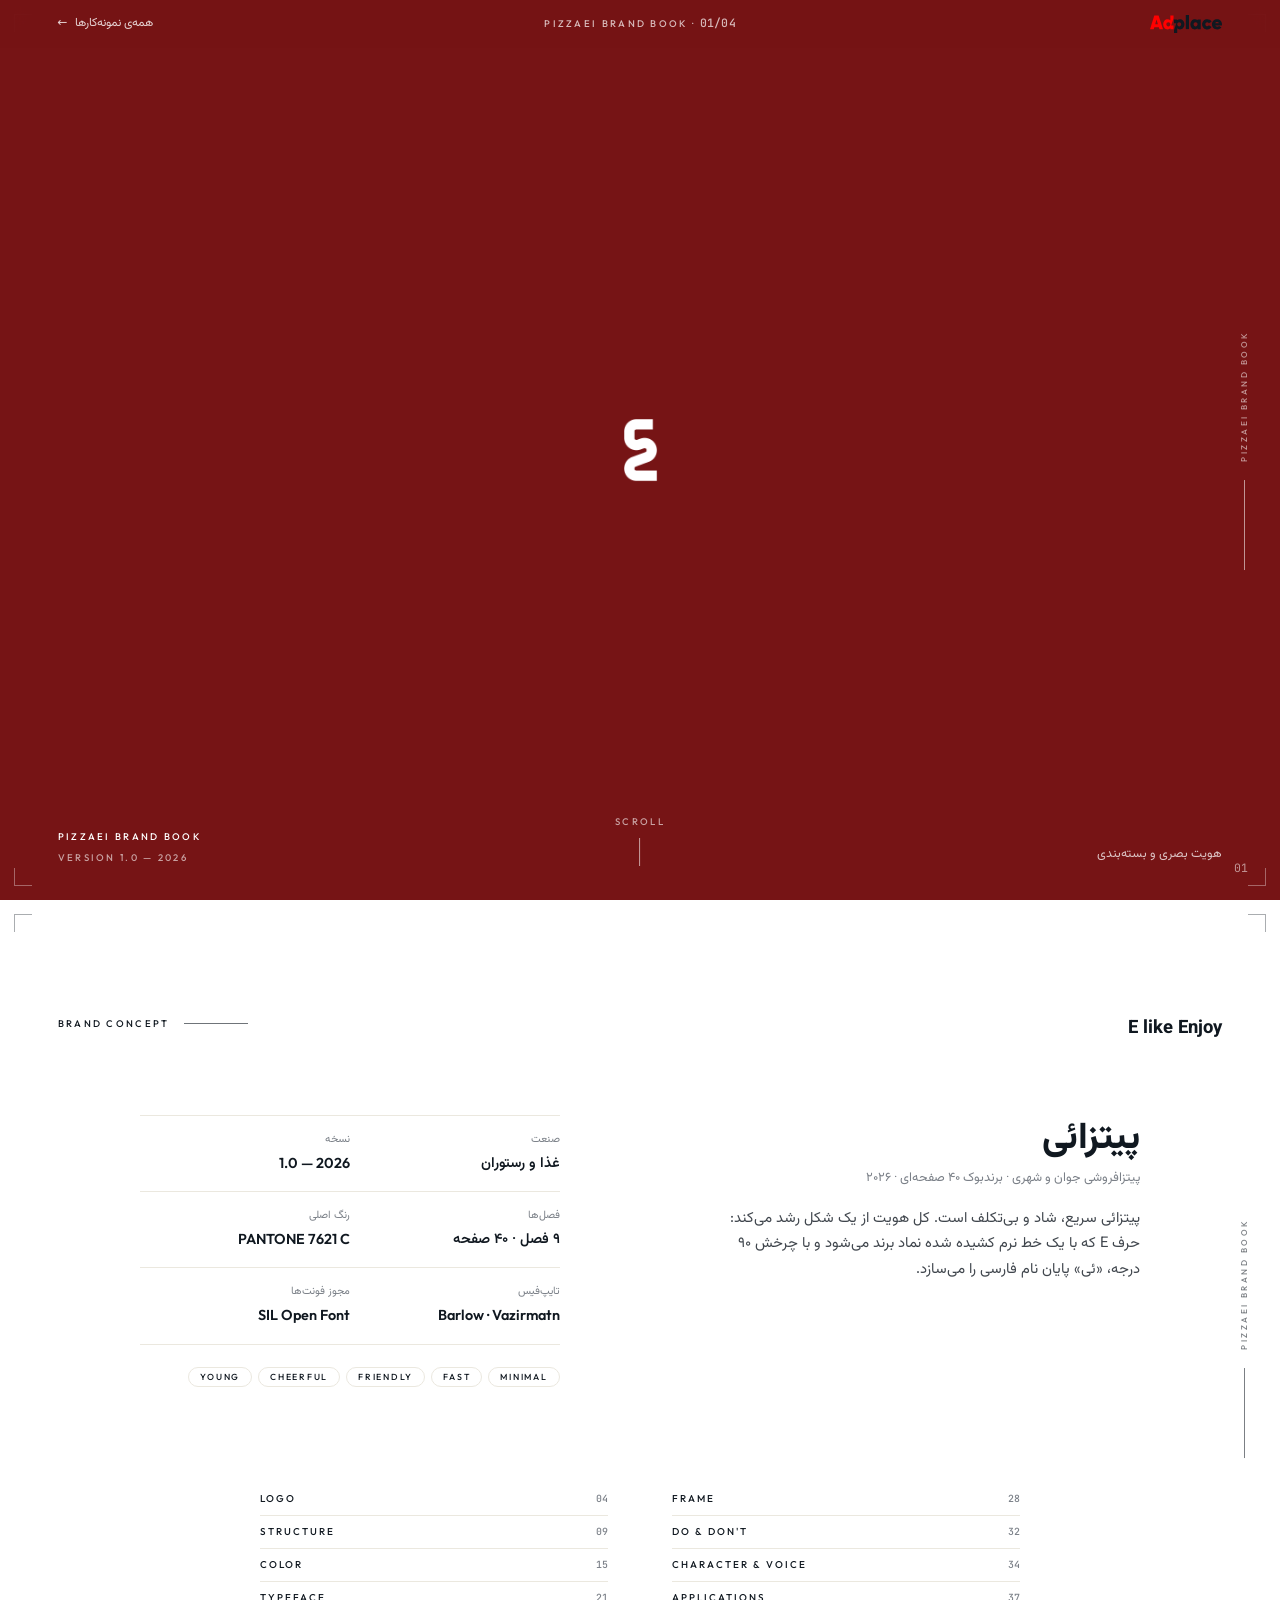
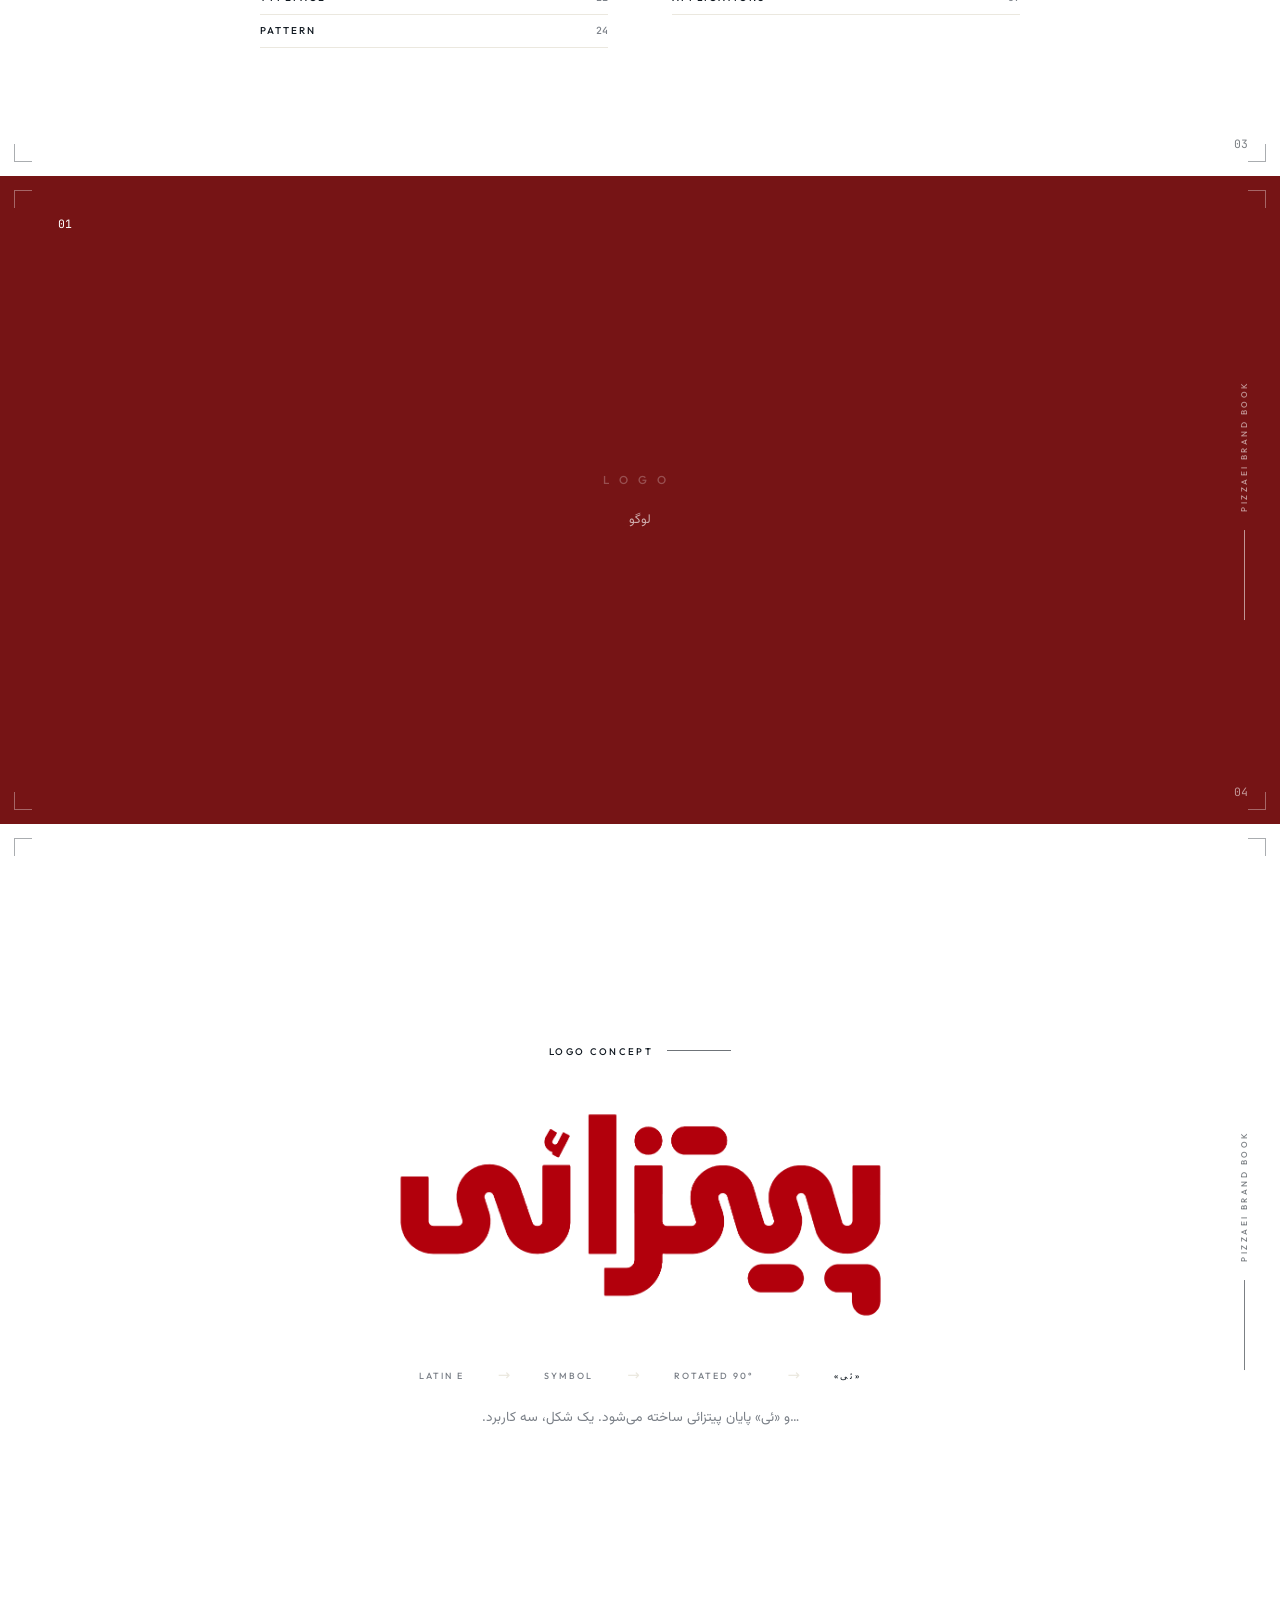
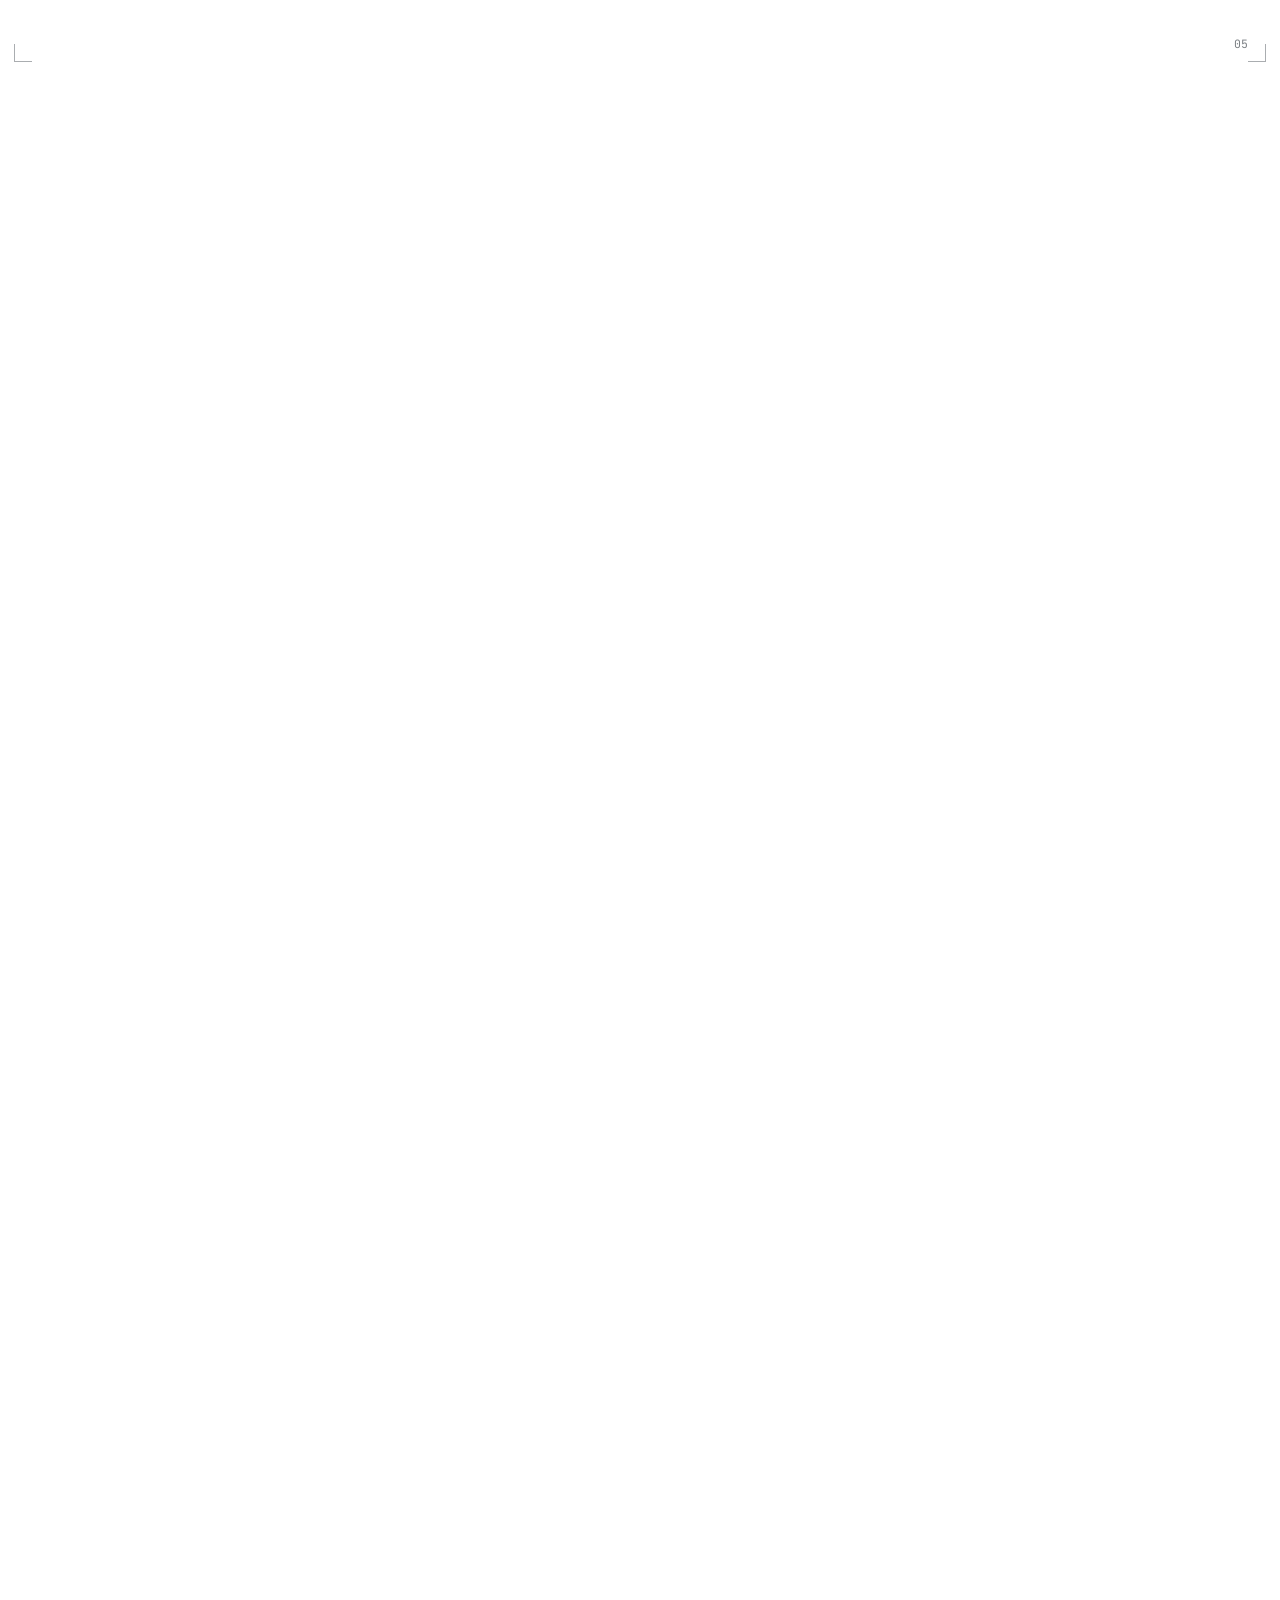
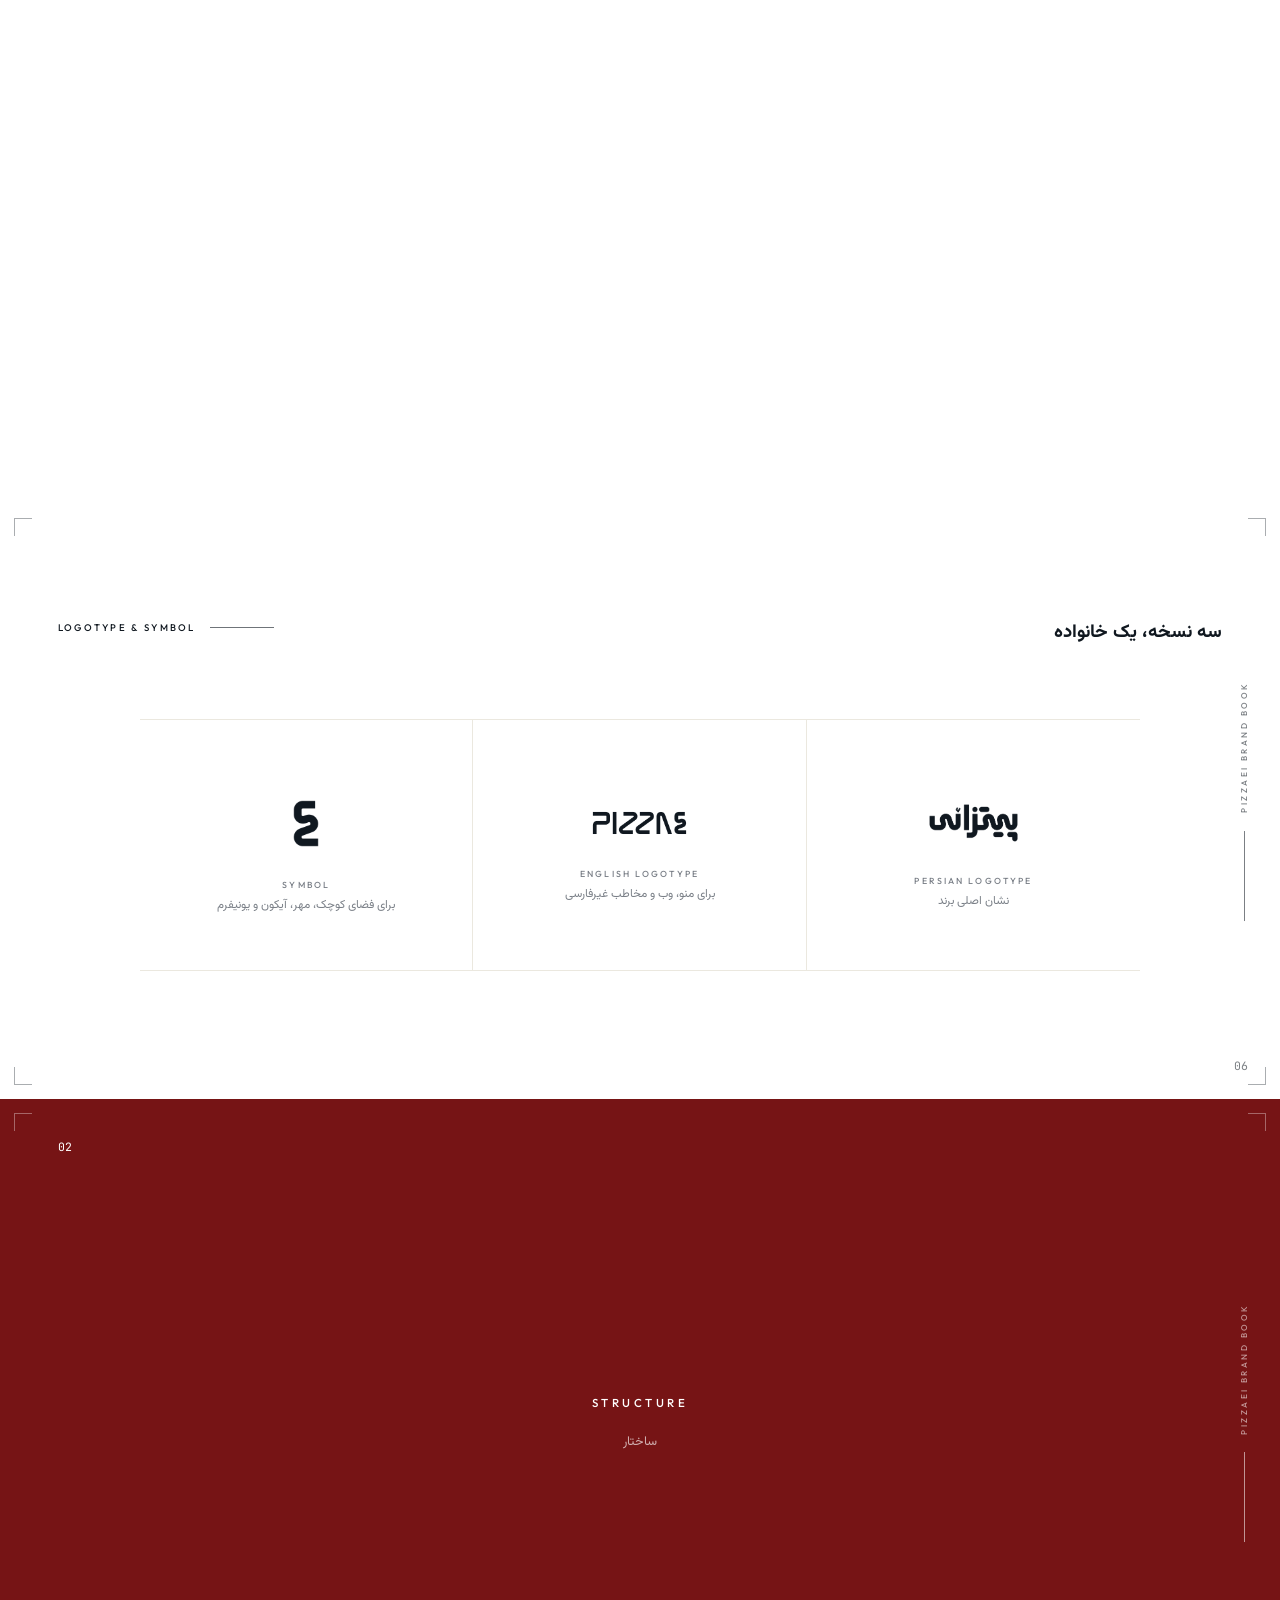
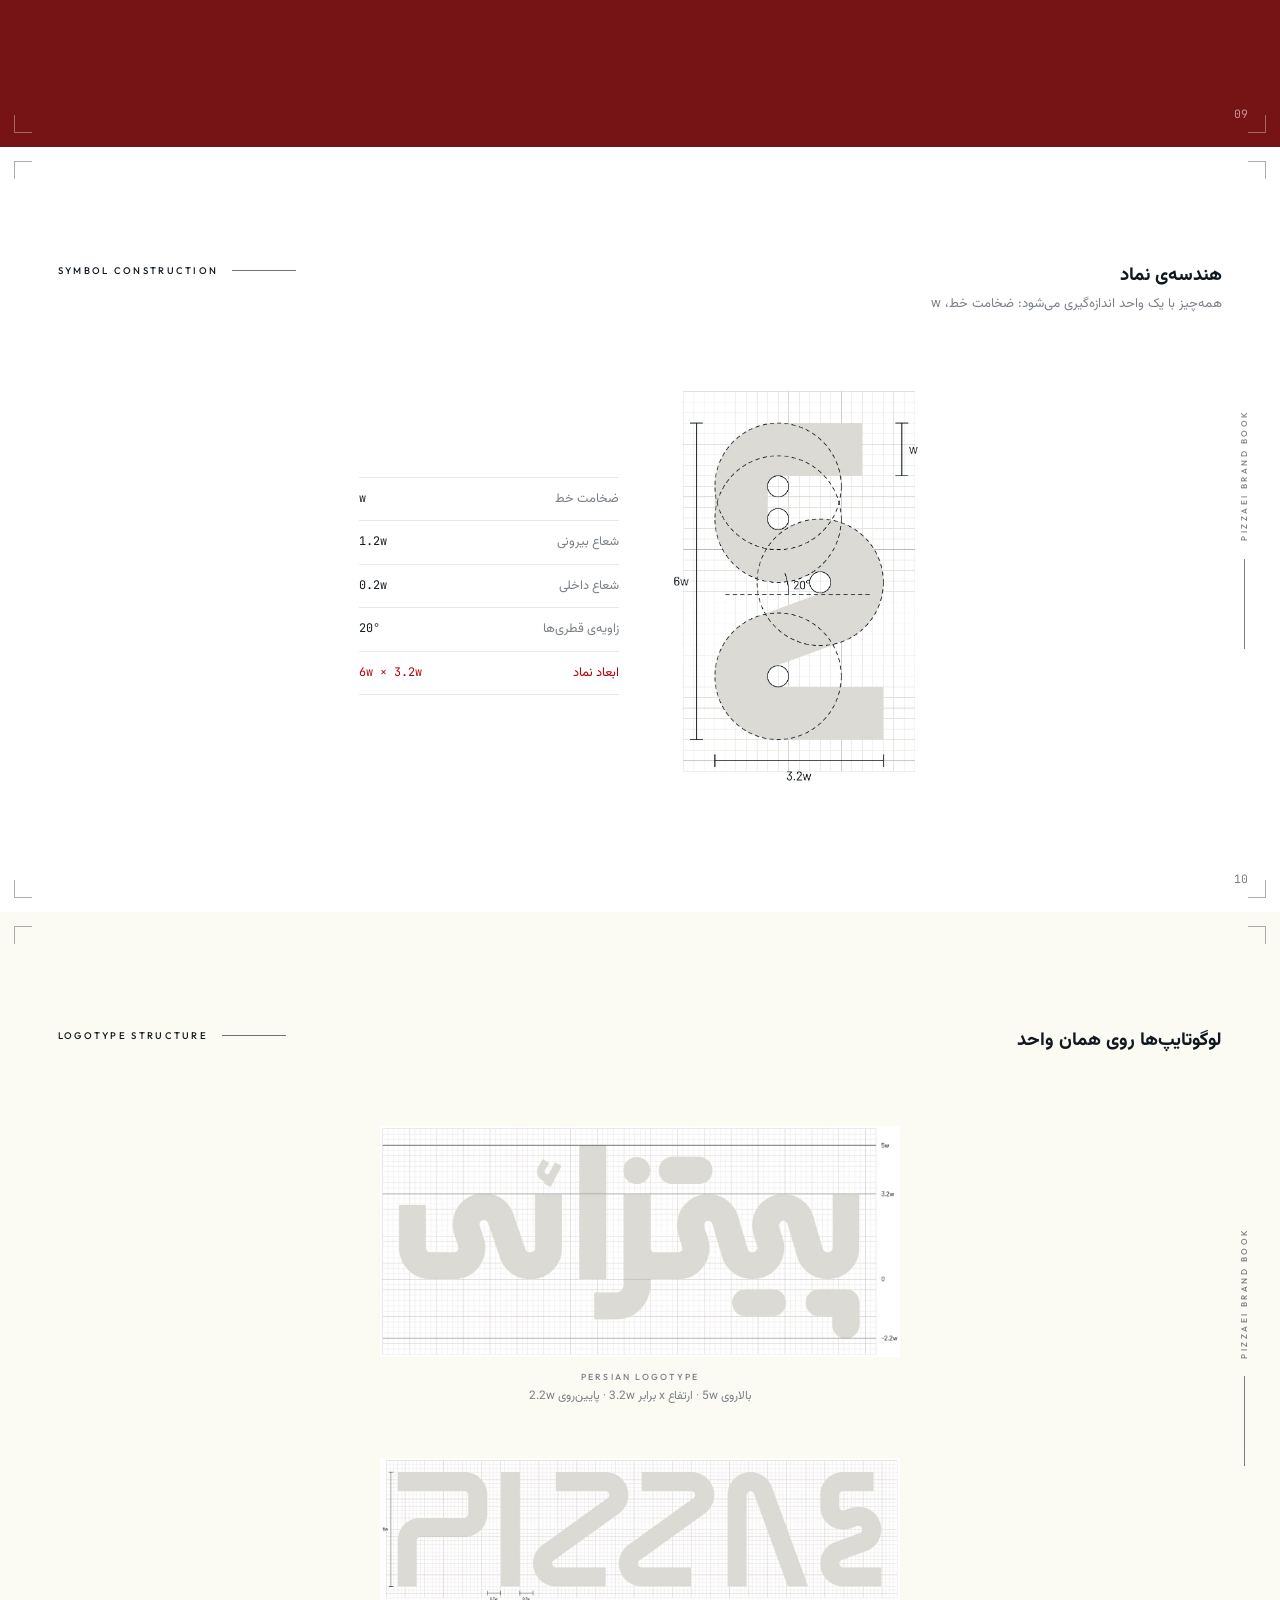
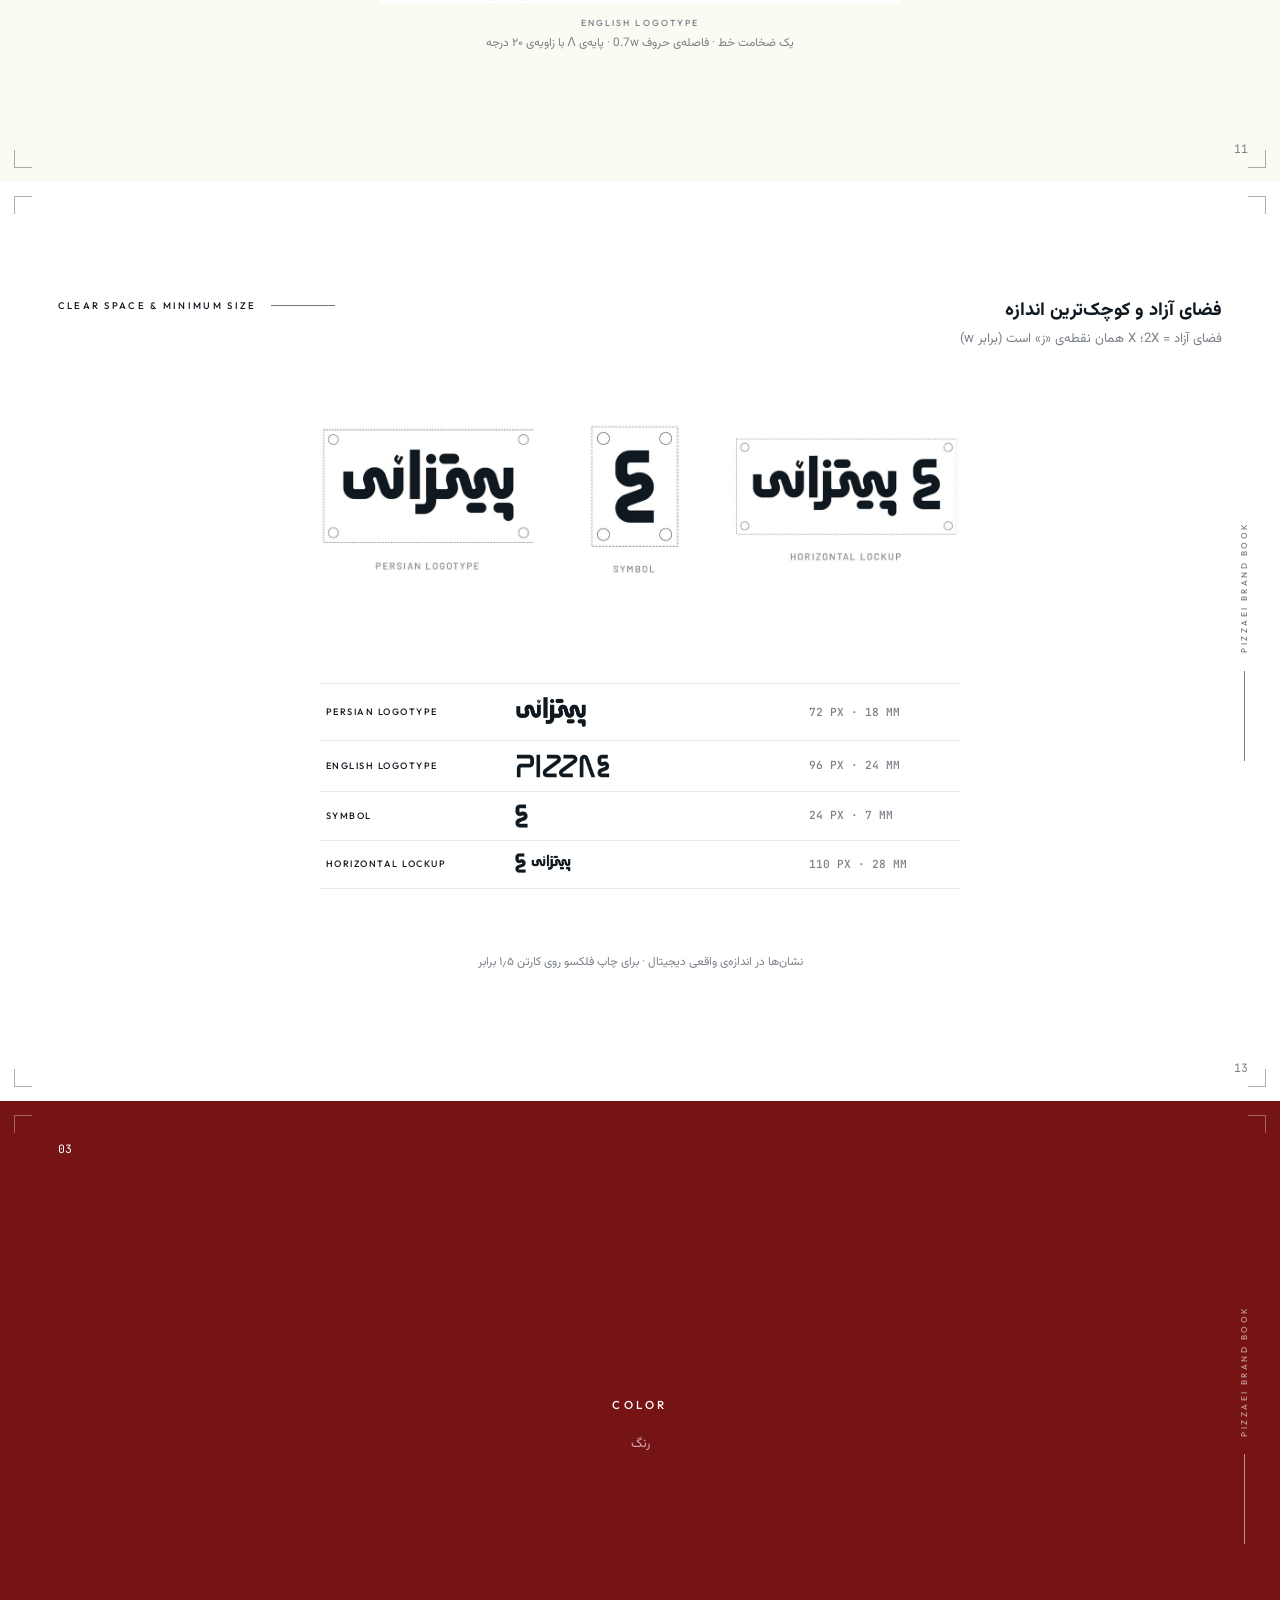
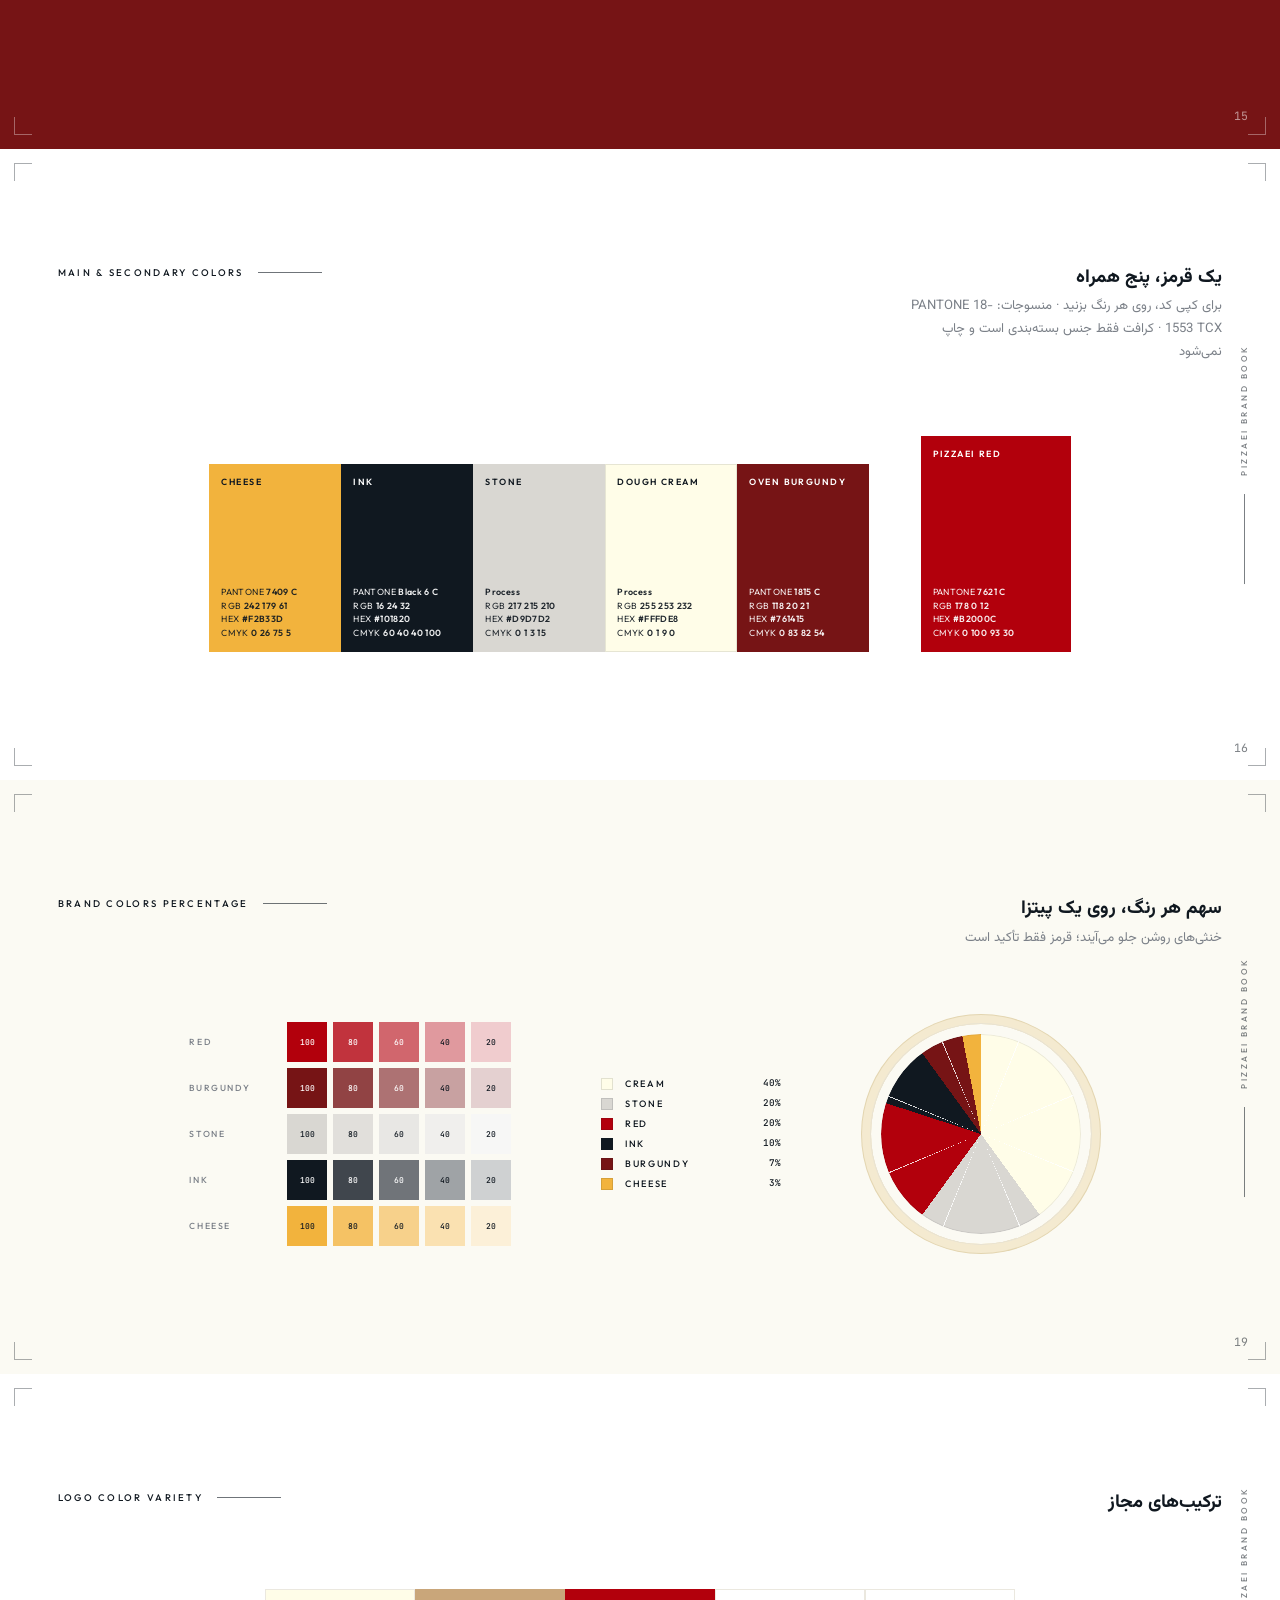
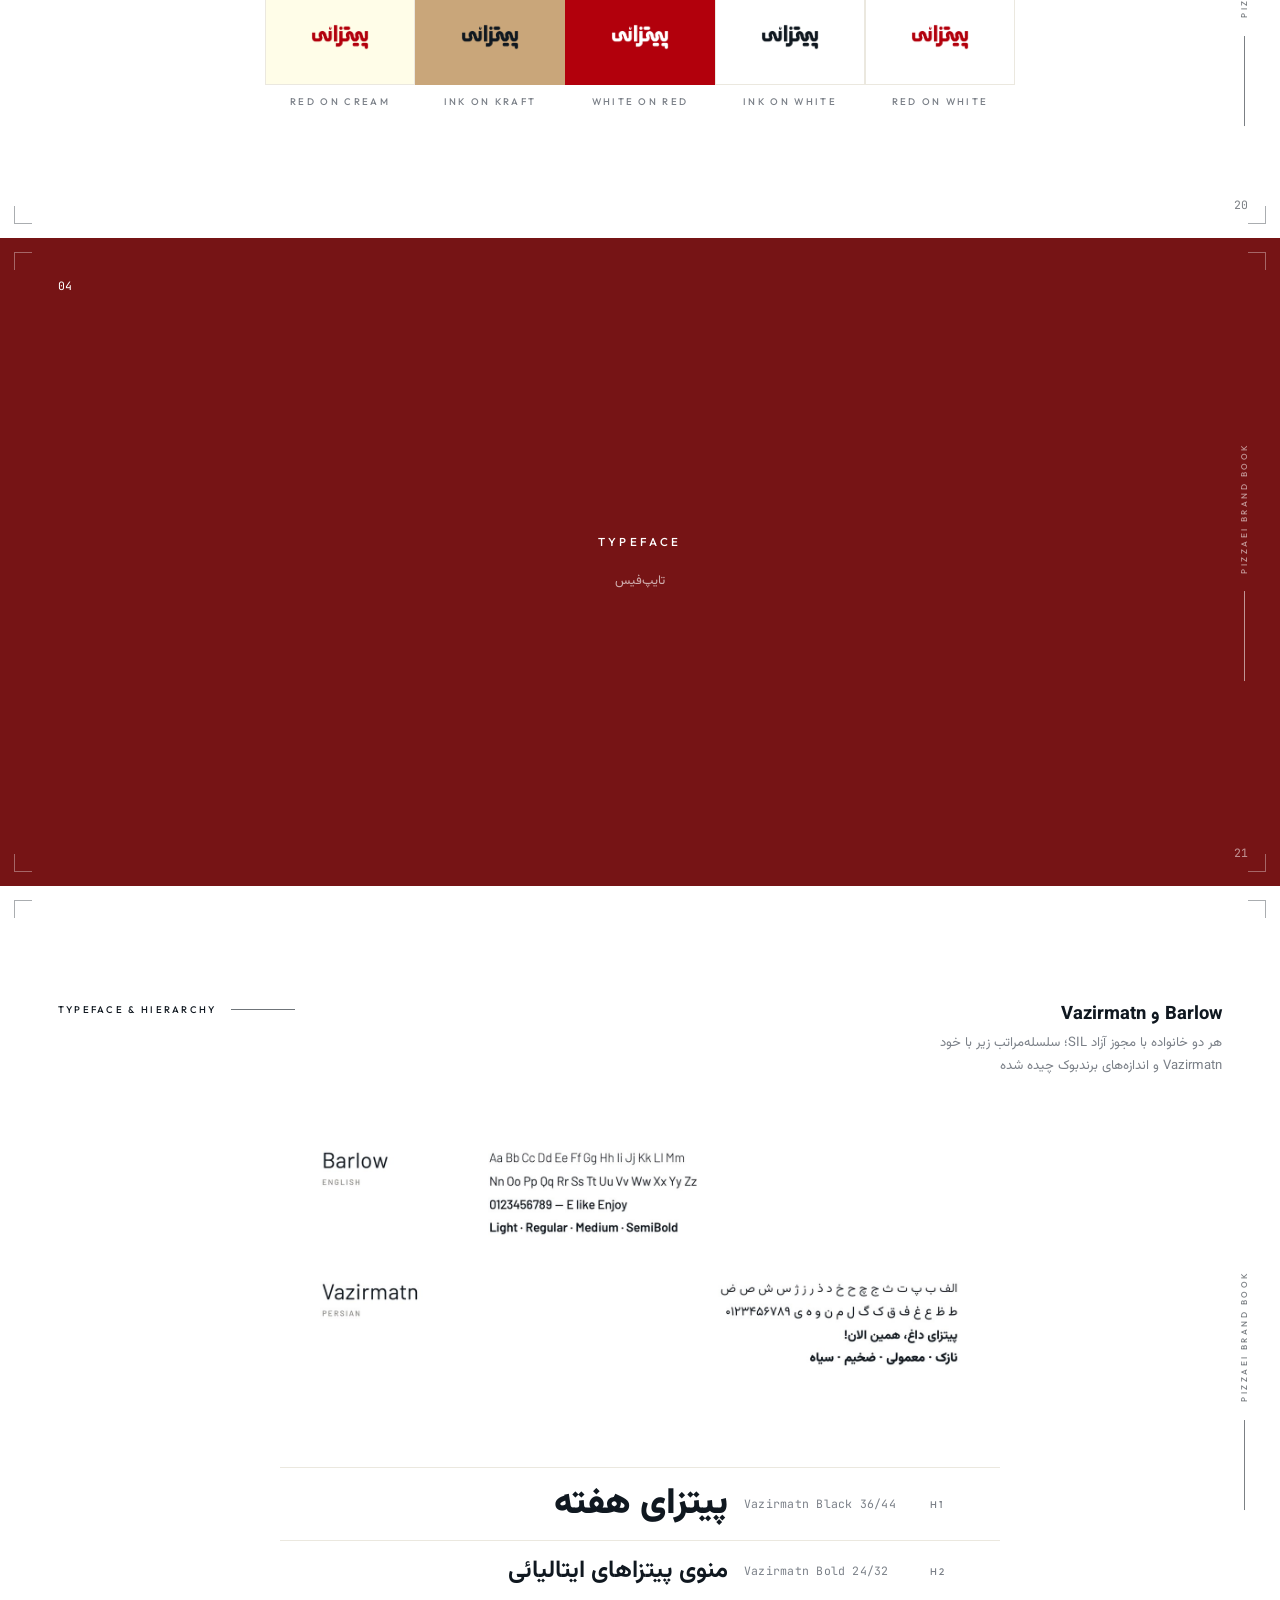
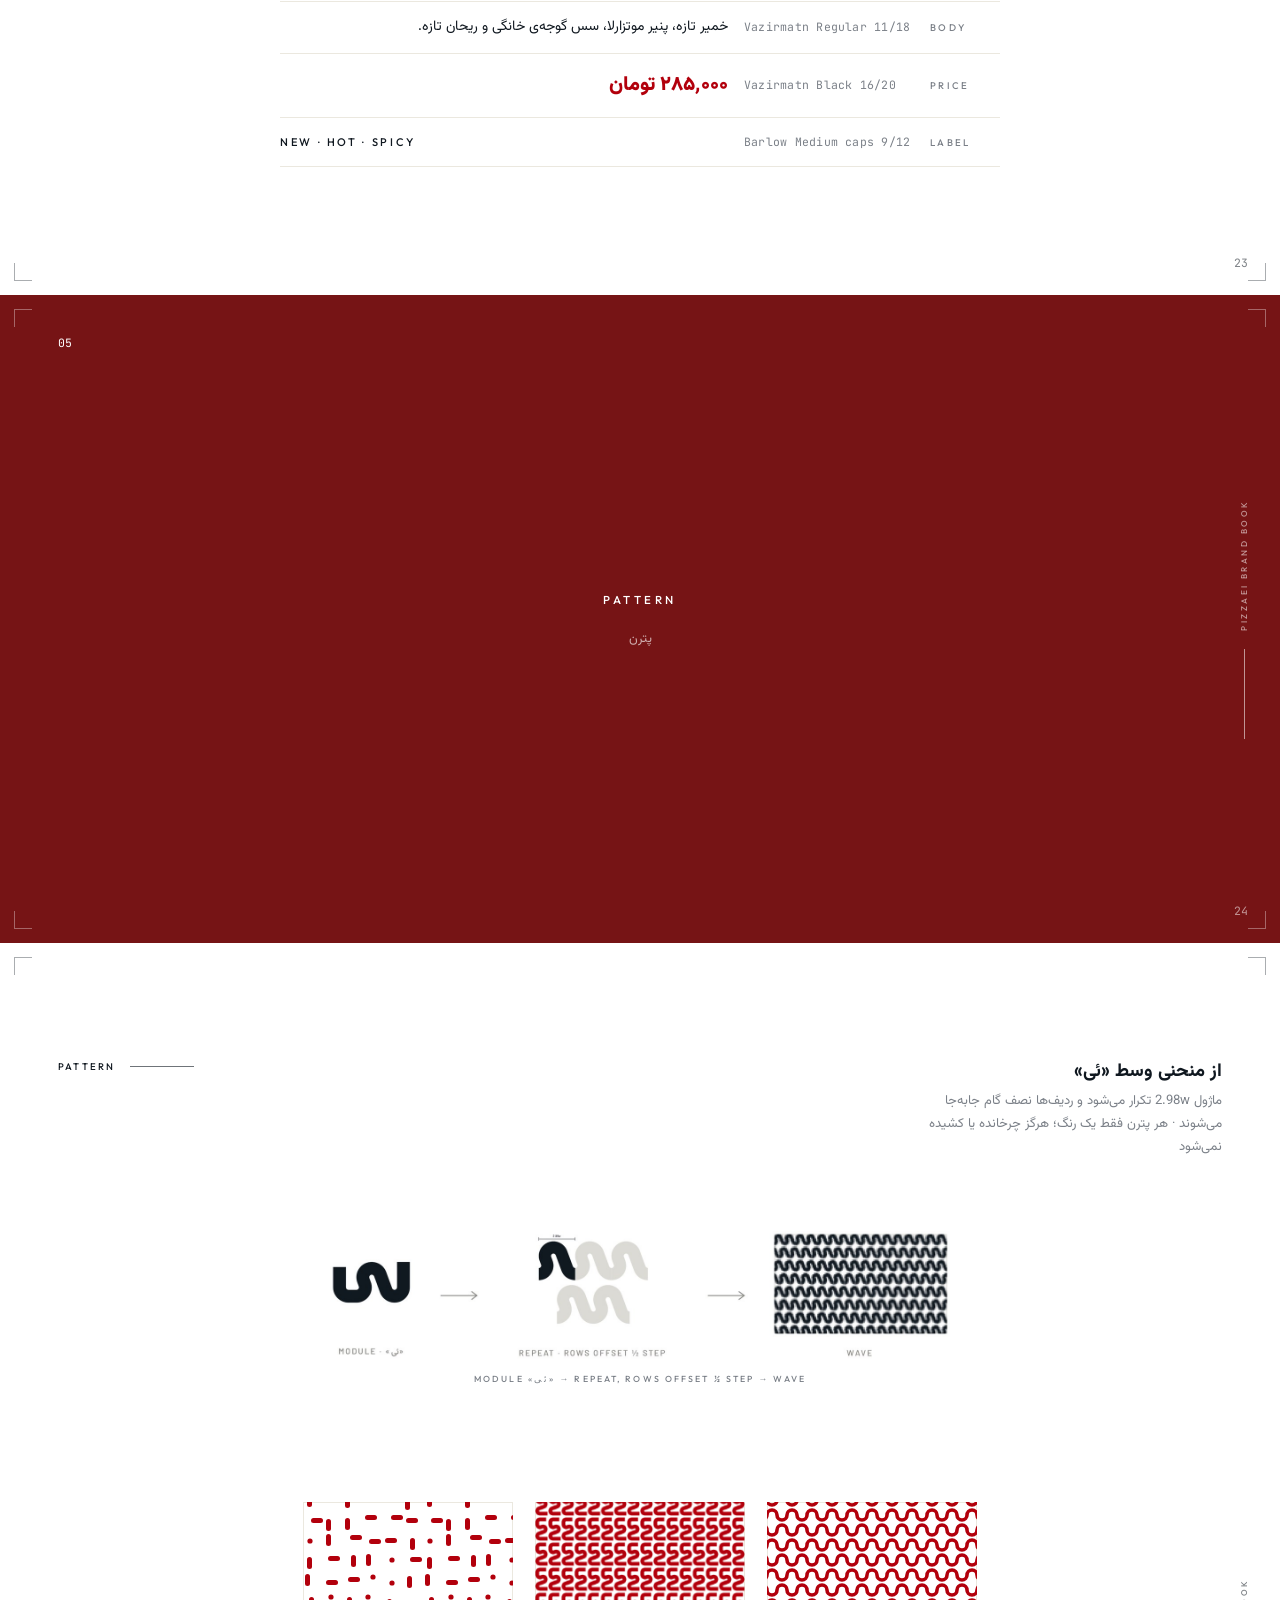
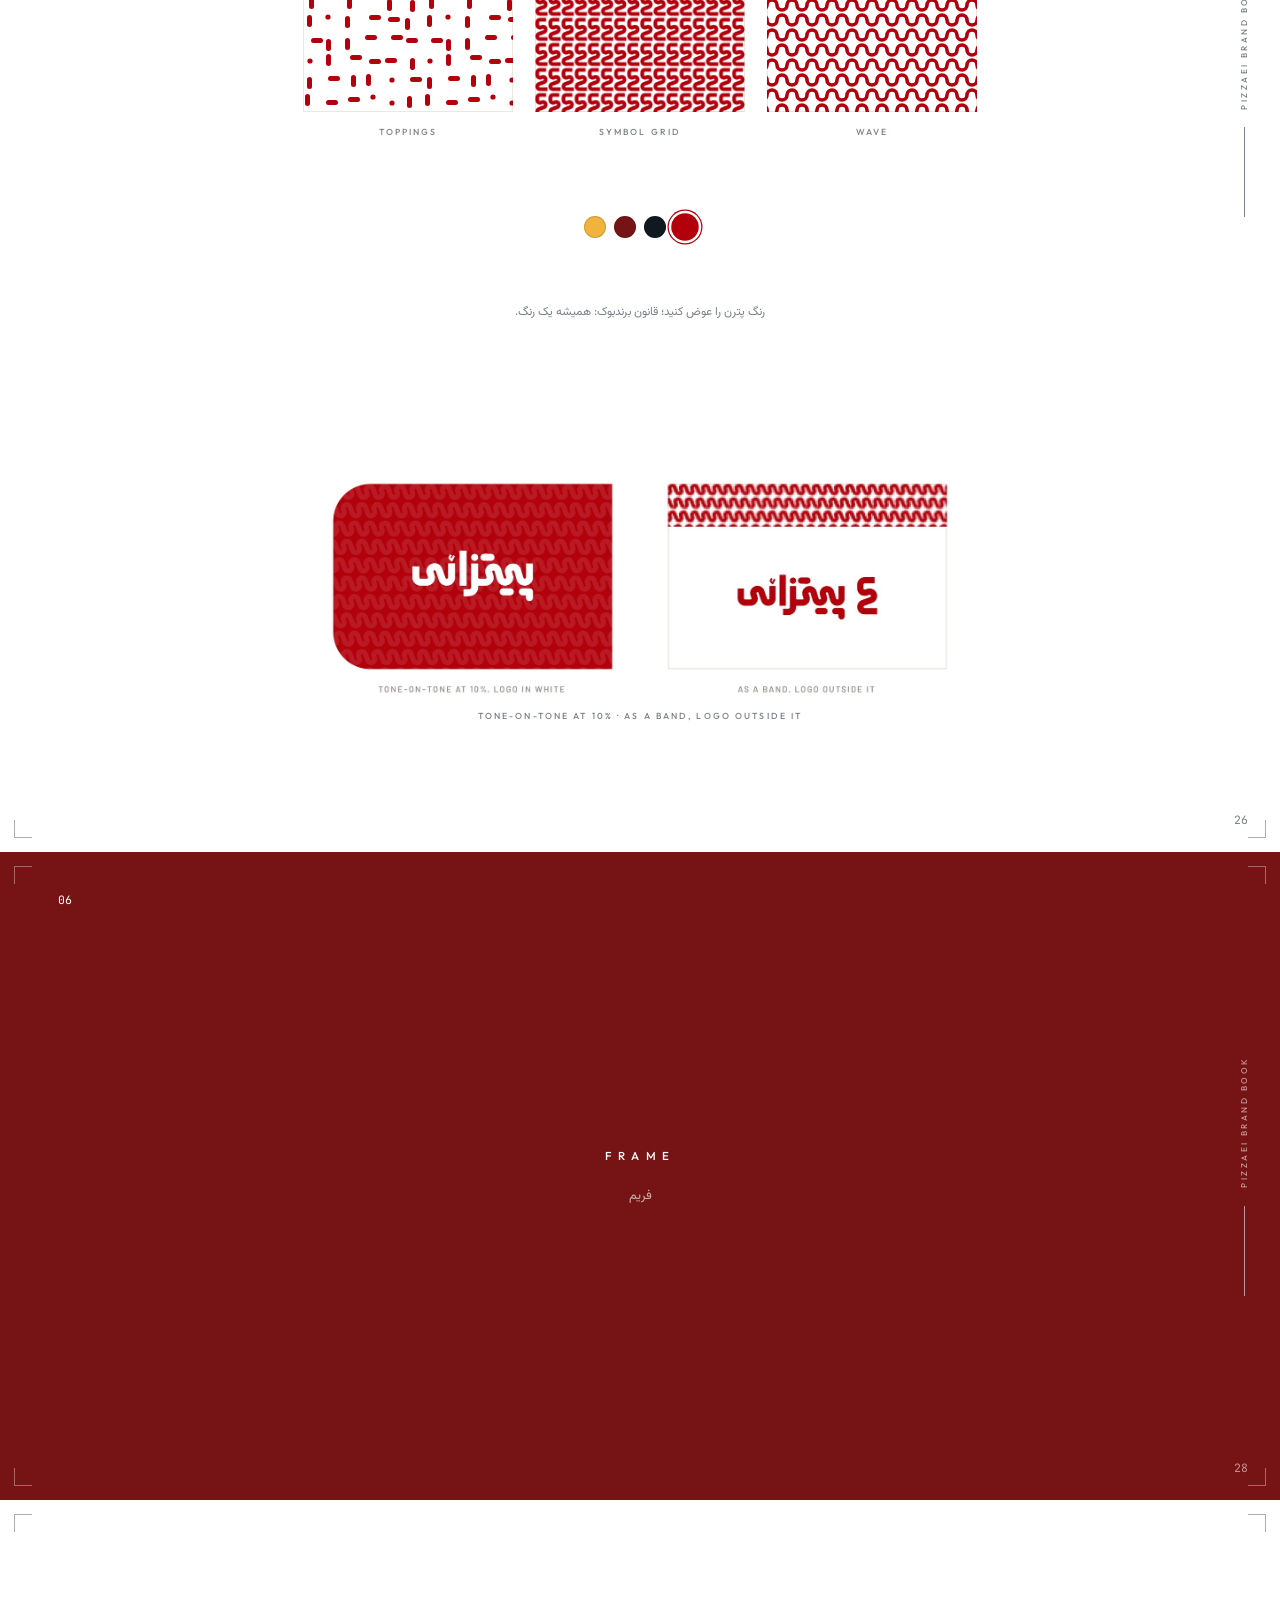
<file: work/pizzaei/index.html>
<!doctype html>
<html lang="fa" dir="rtl">
<head>
<meta charset="utf-8">
<meta name="viewport" content="width=device-width, initial-scale=1">
<title>پیتزائی | نمونه‌کار هویت بصری</title>
<meta name="description" content="هویت بصری پیتزائی: یک شکل که هم نماد است، هم E و هم «ئی».">
<meta name="theme-color" content="#761415">
<link rel="icon" href="/assets/brand/favicon.svg">
<link rel="stylesheet" href="/assets/case/book.css">
<style>
/* concept scene: E -> symbol -> rotated 90deg -> «ئی» */
.cx{--a:clamp(0,(var(--p) - .1)/.14,1);--r:clamp(0,(var(--p) - .32)/.2,1);--m:clamp(0,(var(--p) - .56)/.18,1);--f:clamp(0,(var(--p) - .8)/.1,1);--z:clamp(0,(var(--p) - .93)/.05,1)}
.cx .scene__stick{background:#fff}
.cx__in{display:grid;justify-items:center}
.cx__stage{position:relative;width:min(500px,76vw);aspect-ratio:1075/474;container-type:size}
.cx__e{position:absolute;left:50%;top:50%;transform:translate(-50%,-52%) scale(calc(1 - var(--a) * .15));font:200 100cqh/1 Outfit,sans-serif;color:#cfccc4;opacity:calc(1 - var(--a))}
.cx__col{color:color-mix(in srgb,#B2000C calc(var(--f) * 100%),#101820)}
.cx__sym{position:absolute;height:calc((90 - 12.8 * var(--m)) * 1cqh);left:calc((50 - 31.02 * var(--m)) * 1cqw);top:calc((50 - 2.64 * var(--m)) * 1cqh);transform:translate(-50%,-50%) rotate(calc(var(--r) * -90deg));opacity:calc(var(--a) * (1 - var(--z)))}
.cx__rest{position:absolute;inset:0;width:100%;height:100%;opacity:calc(var(--m) * (1 - var(--z)));transform:translateX(calc((1 - var(--m)) * -6cqw))}
.cx__hz{position:absolute;inset:0;width:100%;height:100%;opacity:calc(var(--f) * (1 - var(--z)));transform:translateY(calc((1 - var(--f)) * -8cqh))}
.cx__full{position:absolute;inset:0;width:100%;height:100%;color:#B2000C;opacity:var(--z)}
.cx__guide{position:absolute;left:calc(18.98cqw - 18cqw);top:calc(47.36cqh - 22cqh);width:36cqw;height:44cqh;border:1px dashed #b9b6ae;border-radius:2px;opacity:calc(var(--r) * (1 - var(--m)))}
.cx__deg{position:absolute;left:50%;top:-14px;transform:translateX(-50%);opacity:calc(var(--r) * (1 - var(--m)))}

/* logo colour tiles */
.tiles{display:flex;flex-wrap:wrap;justify-content:center;gap:0}
.tile{width:150px;height:96px;display:grid;place-items:center;background:var(--b);color:var(--c);transition:transform .5s var(--ease)}
.tile:hover{transform:translateY(-6px)}
.tile-cap{display:flex;flex-wrap:wrap;justify-content:center;gap:0;margin-top:8px}
.tile-cap span{width:150px;text-align:center;color:var(--muted)}

/* pizza = proportion pie */
.pizza{position:relative}
.pizza::after{content:"";position:absolute;inset:0;border-radius:50%;background:repeating-conic-gradient(from 22.5deg,transparent 0 44.4deg,rgba(255,255,255,.85) 44.4deg 45deg);opacity:var(--p)}
.pizza-wrap{position:relative;padding:10px;border-radius:50%;box-shadow:0 0 0 1px #e9e3d2,0 0 0 9px #f4ead0,0 0 0 10px #e3d5b0}

/* live patterns */
.pats{display:flex;flex-wrap:wrap;justify-content:center;gap:22px}
.pat{width:210px}
.pat__box{position:relative;height:210px;overflow:hidden;background:#fff;box-shadow:inset 0 0 0 1px var(--line)}
.pat__in{position:absolute;inset:-90px 0 0;background:var(--pc,#B2000C);-webkit-mask:var(--m) 0 0/var(--ms) repeat;mask:var(--m) 0 0/var(--ms) repeat;transform:translateY(calc(var(--p,0) * 80px));transition:background .4s}
.pat--grid .pat__in{-webkit-mask:url(/assets/case/marks/pizzaei-mark.png) 0 0/13px 24px space;mask:url(/assets/case/marks/pizzaei-mark.png) 0 0/13px 24px space}
.swatches{display:flex;justify-content:center;gap:8px;margin-top:26px}
.swatches button{width:22px;height:22px;border-radius:50%;background:var(--c);box-shadow:inset 0 0 0 1px rgba(16,24,32,.15);transition:transform .3s}
.swatches button[aria-pressed=true]{transform:scale(1.25);box-shadow:0 0 0 2px #fff,0 0 0 3px var(--c)}

/* frame scene */
.fr .scene__stick{background:#fff}
.fr__box{height:min(200px,30svh);width:calc(var(--fw,1.6) * min(200px,30svh));border:1.5px solid #101820;border-radius:var(--fr) 0 0 var(--fr);display:grid;place-items:center;transition:none}
.fr__read{display:flex;gap:28px;justify-content:center;margin-top:26px;direction:ltr}
.fr__read span{display:grid;gap:2px;text-align:center}

/* voice scene */
.vc .scene__stick{transition:background .6s var(--ease),color .6s}
.vc[data-step="0"] .scene__stick,.vc[data-step="2"] .scene__stick{background:#FFFDE8;color:#B2000C}
.vc[data-step="1"] .scene__stick,.vc[data-step="3"] .scene__stick{background:#B2000C;color:#FFFDE8}
.vc__in{display:grid;grid-template-columns:auto auto;align-items:center;gap:clamp(28px,6vw,90px)}
.vc__ch{width:min(250px,34vw);background:#fff;border-radius:22% 0 0 22% / 18% 0 0 18%;overflow:hidden;transform:rotate(calc(var(--k,0) * 1deg));transition:transform .8s var(--ease);box-shadow:0 30px 60px -30px rgba(0,0,0,.35)}
.vc__ch img{width:100%}
.vc[data-step="1"] .vc__ch{--k:-3}.vc[data-step="2"] .vc__ch{--k:2}.vc[data-step="3"] .vc__ch{--k:-1.5}
.vc__k{font-size:.9rem;opacity:.8}
.vc__words{position:relative;height:1.35em;font-size:clamp(2.4rem,6vw,4.4rem);font-weight:900;line-height:1.3;min-width:5.2em}
.vc__words span{position:absolute;inset:0;opacity:0;transform:translateY(40%);transition:opacity .45s,transform .6s var(--ease)}
.vc__words span.is-on{opacity:1;transform:none}
.vc__rule{margin-top:18px;font-size:.78rem;opacity:.75}
.vc__en{margin-top:28px}
@media (max-width:700px){.vc__in{grid-template-columns:1fr;justify-items:center;text-align:center}.vc__ch{width:44vw}}

/* hierarchy (live Vazirmatn) */
.hier{width:min(720px,100%);margin-inline:auto;border-top:1px solid var(--line)}
.hier>div{display:grid;grid-template-columns:70px 170px 1fr;align-items:center;gap:16px;padding:14px 0;border-bottom:1px solid var(--line)}
.hier .caps{color:var(--muted)}
.hier .mono{color:var(--muted)}
@media (max-width:700px){.hier>div{grid-template-columns:1fr}}

/* min sizes */
.minsz td:nth-child(2){width:46%}

/* back cover */
.back{position:relative;height:88svh;min-height:520px;background:#761415;color:#fff;display:grid;place-items:center;overflow:hidden}
.back svg{position:absolute;left:-4%;right:-4%;bottom:-8%;width:108%;height:auto;opacity:.1;transform:translateX(calc(var(--p,0) * -60px))}
.back .cover__meta{z-index:1}
</style>
</head>
<body style="--tone:#761415;--on-tone:#fff;--accent:#B2000C;--paper:#fff;--soft:#FBFAF3;--line:#ebe8df">
<header class="bar">
  <a class="bar__site" href="/" aria-label="Adplace"><img src="/assets/brand/adplace-ink.svg" alt="Adplace" width="73" height="18" style="display:block;height:18px;width:auto"></a>
  <span class="bar__mid caps">PIZZAEI BRAND BOOK · <span class="mono">01/04</span></span>
  <a class="bar__back" href="/#work">همه‌ی نمونه‌کارها <span aria-hidden="true">←</span></a>
  <span class="bar__p" aria-hidden="true"></span>
</header>
<main>

<section class="cover" style="--cover-h:64px">
  <div class="furn" aria-hidden="true"><span class="crop tl"></span><span class="crop tr"></span><span class="crop bl"></span><span class="crop br"></span><div class="side"><span>PIZZAEI BRAND BOOK</span><i></i></div><span class="pno mono">01</span></div>
  <span class="mk " role="img" aria-label="نماد پیتزائی" style="--src:url(/assets/case/marks/pizzaei-mark.png);--ar:0.55;height:64px;"></span>
  <div class="cover__meta"><span class="caps">Pizzaei Brand Book</span><span class="caps" style="opacity:.6">Version 1.0 — 2026</span></div>
  <div class="cover__fa">هویت بصری و بسته‌بندی</div>
  <div class="cover__hint"><span class="caps">Scroll</span><i></i></div>
</section>

<section class="pg " id="concept" >
  <div class="furn" aria-hidden="true"><span class="crop tl"></span><span class="crop tr"></span><span class="crop bl"></span><span class="crop br"></span><div class="side"><span>PIZZAEI BRAND BOOK</span><i></i></div><span class="pno mono">03</span></div>
  <header class="pg__head rv"><div class="pg__fa"><h2>E like Enjoy</h2></div><span class="lbl caps">Brand Concept</span></header>
  
<div class="intro"><div class="rv"><h1>پیتزائی<small>پیتزافروشی جوان و شهری · برندبوک ۴۰ صفحه‌ای · ۲۰۲۶</small></h1><p>پیتزائی سریع، شاد و بی‌تکلف است. کل هویت از یک شکل رشد می‌کند: حرف E که با یک خط نرم کشیده شده نماد برند می‌شود و با چرخش ۹۰ درجه، «ئی» پایان نام فارسی را می‌سازد.</p></div><div class="rv rv-d1"><dl class="facts"><div><dt>صنعت</dt><dd>غذا و رستوران</dd></div><div><dt>نسخه</dt><dd><span class="en">1.0 — 2026</span></dd></div><div><dt>فصل‌ها</dt><dd>۹ فصل · ۴۰ صفحه</dd></div><div><dt>رنگ اصلی</dt><dd><span class="en">PANTONE 7621 C</span></dd></div><div><dt>تایپ‌فیس</dt><dd><span class="en">Barlow · Vazirmatn</span></dd></div><div><dt>مجوز فونت‌ها</dt><dd><span class="en">SIL Open Font</span></dd></div></dl><div class="chips"><span>Young</span><span>Cheerful</span><span>Friendly</span><span>Fast</span><span>Minimal</span></div></div></div>
<div style="height:clamp(56px,8vw,96px)"></div>
<nav class="toc rv" aria-label="فهرست"><a href="#logo"><span>Logo</span><span>04</span></a><a href="#structure"><span>Structure</span><span>09</span></a><a href="#color"><span>Color</span><span>15</span></a><a href="#type"><span>Typeface</span><span>21</span></a><a href="#pattern"><span>Pattern</span><span>24</span></a><a href="#frame"><span>Frame</span><span>28</span></a><a href="#dodont"><span>Do &amp; Don&#x27;t</span><span>32</span></a><a href="#voice"><span>Character &amp; Voice</span><span>34</span></a><a href="#apps"><span>Applications</span><span>37</span></a></nav>
</section>

<section class="divider" id="logo" data-p="pass">
  <div class="furn" aria-hidden="true"><span class="crop tl"></span><span class="crop tr"></span><span class="crop bl"></span><span class="crop br"></span><div class="side"><span>PIZZAEI BRAND BOOK</span><i></i></div><span class="pno mono">04</span></div>
  <span class="divider__n mono">01</span>
  <div class="divider__t"><span class="caps">Logo</span><span class="fa">لوگو</span></div>
</section>

<section class="scene cx" data-p="scene" data-steps="4" style="--len:3.2" aria-label="مفهوم لوگو">
  <div class="scene__stick">
    <div class="furn" aria-hidden="true"><span class="crop tl"></span><span class="crop tr"></span><span class="crop bl"></span><span class="crop br"></span><div class="side"><span>PIZZAEI BRAND BOOK</span><i></i></div><span class="pno mono">05</span></div>
    <div class="cx__in">
      <span class="lbl caps" style="margin-bottom:46px">Logo Concept</span>
      <div class="cx__stage">
        <span class="cx__e" aria-hidden="true">E</span>
        <span class="cx__guide" aria-hidden="true"></span>
        <span class="cx__col"><span class="mk cx__rest" aria-hidden="true" style="--src:url(/assets/case/marks/pizzaei-logo-fa-rest.png);--ar:2.2679;"></span><span class="mk cx__hz" aria-hidden="true" style="--src:url(/assets/case/marks/pizzaei-hamza.png);--ar:2.2679;"></span><span class="mk cx__sym" aria-hidden="true" style="--src:url(/assets/case/marks/pizzaei-mark.png);--ar:0.55;"></span></span>
        <span class="mk cx__full" role="img" aria-label="لوگوتایپ پیتزائی" style="--src:url(/assets/case/marks/pizzaei-logo-fa.png);--ar:2.2679;"></span>
      </div>
      <div class="steps"><span data-s="0">Latin E</span><em>→</em><span data-s="1">Symbol</span><em>→</em><span data-s="2">Rotated 90°</span><em>→</em><span data-s="3">«ئی»</span></div>
      <div class="says">
        <p data-s="0">همه‌چیز از یک حرف شروع شد: E، حرف اول Enjoy.</p>
        <p data-s="1">E با یک خط نرم و یکدست بازطراحی شد و نماد برند شد.</p>
        <p data-s="2">همان شکل را ۹۰ درجه بچرخانید…</p>
        <p data-s="3">…و «ئی» پایان پیتزائی ساخته می‌شود. یک شکل، سه کاربرد.</p>
      </div>
    </div>
  </div>
</section>

<section class="pg " id="logos" >
  <div class="furn" aria-hidden="true"><span class="crop tl"></span><span class="crop tr"></span><span class="crop bl"></span><span class="crop br"></span><div class="side"><span>PIZZAEI BRAND BOOK</span><i></i></div><span class="pno mono">06</span></div>
  <header class="pg__head rv"><div class="pg__fa"><h2>سه نسخه، یک خانواده</h2></div><span class="lbl caps">Logotype &amp; Symbol</span></header>
  
<div class="trio rv">
  <div><span class="mk " role="img" aria-label="لوگوتایپ فارسی" style="--src:url(/assets/case/marks/pizzaei-logo-fa.png);--ar:2.2679;height:40px;"></span><div class="cap"><span class="caps">Persian Logotype</span><span class="fa">نشان اصلی برند</span></div></div>
  <div><span class="mk " role="img" aria-label="لوگوتایپ انگلیسی" style="--src:url(/assets/case/marks/pizzaei-logo.png);--ar:3.7531;height:26px;"></span><div class="cap"><span class="caps">English Logotype</span><span class="fa">برای منو، وب و مخاطب غیرفارسی</span></div></div>
  <div><span class="mk " role="img" aria-label="نماد" style="--src:url(/assets/case/marks/pizzaei-mark.png);--ar:0.55;height:48px;"></span><div class="cap"><span class="caps">Symbol</span><span class="fa">برای فضای کوچک، مهر، آیکون و یونیفرم</span></div></div>
</div>
</section>

<section class="divider" id="structure" data-p="pass">
  <div class="furn" aria-hidden="true"><span class="crop tl"></span><span class="crop tr"></span><span class="crop bl"></span><span class="crop br"></span><div class="side"><span>PIZZAEI BRAND BOOK</span><i></i></div><span class="pno mono">09</span></div>
  <span class="divider__n mono">02</span>
  <div class="divider__t"><span class="caps">Structure</span><span class="fa">ساختار</span></div>
</section>

<section class="pg " id="construction" >
  <div class="furn" aria-hidden="true"><span class="crop tl"></span><span class="crop tr"></span><span class="crop bl"></span><span class="crop br"></span><div class="side"><span>PIZZAEI BRAND BOOK</span><i></i></div><span class="pno mono">10</span></div>
  <header class="pg__head rv"><div class="pg__fa"><h2>هندسه‌ی نماد</h2><p>همه‌چیز با یک واحد اندازه‌گیری می‌شود: ضخامت خط، w</p></div><span class="lbl caps">Symbol Construction</span></header>
  
<div class="blk" data-p="view" data-steps="5" style="align-items:center">
  <figure class="fig rv zoom" data-full="/assets/case/pizzaei/construct.jpg" style="--w:250px"><img src="/assets/case/pizzaei/construct.jpg" width="761" height="1203" alt="ساختار نماد" loading="lazy" decoding="async" class="" style=""></figure>
  <dl class="specs"><div data-s=0><dt>ضخامت خط</dt><dd>w</dd></div><div data-s=1><dt>شعاع بیرونی</dt><dd>1.2w</dd></div><div data-s=2><dt>شعاع داخلی</dt><dd>0.2w</dd></div><div data-s=3><dt>زاویه‌ی قطری‌ها</dt><dd>20°</dd></div><div data-s=4><dt>ابعاد نماد</dt><dd>6w × 3.2w</dd></div></dl>
</div>
</section>

<section class="pg pg--soft" id="logostruct" >
  <div class="furn" aria-hidden="true"><span class="crop tl"></span><span class="crop tr"></span><span class="crop bl"></span><span class="crop br"></span><div class="side"><span>PIZZAEI BRAND BOOK</span><i></i></div><span class="pno mono">11</span></div>
  <header class="pg__head rv"><div class="pg__fa"><h2>لوگوتایپ‌ها روی همان واحد</h2></div><span class="lbl caps">Logotype Structure</span></header>
  
<div class="blk blk--col">
  <figure class="fig rv zoom" data-full="/assets/case/pizzaei/struct-fa.jpg" style="--w:520px"><img src="/assets/case/pizzaei/struct-fa.jpg" width="1400" height="621" alt="ساختار لوگوتایپ فارسی" loading="lazy" decoding="async" class="" style=""><figcaption class="cap"><span class=caps>Persian logotype</span><span class=fa>بالاروی 5w · ارتفاع x برابر 3.2w · پایین‌روی 2.2w</span></figcaption></figure>
  <figure class="fig rv zoom" data-full="/assets/case/pizzaei/struct-en.jpg" style="--w:520px"><img src="/assets/case/pizzaei/struct-en.jpg" width="1400" height="391" alt="ساختار لوگوتایپ انگلیسی" loading="lazy" decoding="async" class="" style=""><figcaption class="cap"><span class=caps>English logotype</span><span class=fa>یک ضخامت خط · فاصله‌ی حروف 0.7w · پایه‌ی Λ با زاویه‌ی ۲۰ درجه</span></figcaption></figure>
</div>
</section>

<section class="pg " id="clear" >
  <div class="furn" aria-hidden="true"><span class="crop tl"></span><span class="crop tr"></span><span class="crop bl"></span><span class="crop br"></span><div class="side"><span>PIZZAEI BRAND BOOK</span><i></i></div><span class="pno mono">13</span></div>
  <header class="pg__head rv"><div class="pg__fa"><h2>فضای آزاد و کوچک‌ترین اندازه</h2><p>فضای آزاد = 2X؛ X همان نقطه‌ی «ز» است (برابر w)</p></div><span class="lbl caps">Clear Space &amp; Minimum Size</span></header>
  
<div class="blk blk--col">
  <figure class="fig rv zoom" data-full="/assets/case/pizzaei/clear.jpg" style="--w:640px"><img src="/assets/case/pizzaei/clear.jpg" width="1400" height="334" alt="فضای آزاد" loading="lazy" decoding="async" class="" style=""></figure>
  <table class="table minsz rv" style="margin-top:56px">
    <tr><td>Persian logotype</td><td><span class="mk " aria-hidden="true" style="--src:url(/assets/case/marks/pizzaei-logo-fa.png);--ar:2.2679;width:72px;"></span></td><td class="v">72 px · 18 mm</td></tr>
    <tr><td>English logotype</td><td><span class="mk " aria-hidden="true" style="--src:url(/assets/case/marks/pizzaei-logo.png);--ar:3.7531;width:96px;"></span></td><td class="v">96 px · 24 mm</td></tr>
    <tr><td>Symbol</td><td><span class="mk " aria-hidden="true" style="--src:url(/assets/case/marks/pizzaei-mark.png);--ar:0.55;height:24px;"></span></td><td class="v">24 px · 7 mm</td></tr>
    <tr><td>Horizontal lockup</td><td><span style="display:inline-flex;gap:5px;align-items:center"><span class="mk " aria-hidden="true" style="--src:url(/assets/case/marks/pizzaei-mark.png);--ar:0.55;height:20px;"></span><span class="mk " aria-hidden="true" style="--src:url(/assets/case/marks/pizzaei-logo-fa.png);--ar:2.2679;height:18px;"></span></span></td><td class="v">110 px · 28 mm</td></tr>
  </table>
  <p class="cap rv"><span class="fa">نشان‌ها در اندازه‌ی واقعی دیجیتال · برای چاپ فلکسو روی کارتن ۱٫۵ برابر</span></p>
</div>
</section>

<section class="divider" id="color" data-p="pass">
  <div class="furn" aria-hidden="true"><span class="crop tl"></span><span class="crop tr"></span><span class="crop bl"></span><span class="crop br"></span><div class="side"><span>PIZZAEI BRAND BOOK</span><i></i></div><span class="pno mono">15</span></div>
  <span class="divider__n mono">03</span>
  <div class="divider__t"><span class="caps">Color</span><span class="fa">رنگ</span></div>
</section>

<section class="pg " id="colors" >
  <div class="furn" aria-hidden="true"><span class="crop tl"></span><span class="crop tr"></span><span class="crop bl"></span><span class="crop br"></span><div class="side"><span>PIZZAEI BRAND BOOK</span><i></i></div><span class="pno mono">16</span></div>
  <header class="pg__head rv"><div class="pg__fa"><h2>یک قرمز، پنج همراه</h2><p>برای کپی کد، روی هر رنگ بزنید · منسوجات: PANTONE 18-1553 TCX · کرافت فقط جنس بسته‌بندی است و چاپ نمی‌شود</p></div><span class="lbl caps">Main &amp; Secondary Colors</span></header>
  
<div class="blk" style="align-items:flex-end"><div class="cards rv"><button class="cc cc--main" data-hex="#B2000C" style="--c:#B2000C;--t:#FFFFFF;--i:0" aria-label="Pizzaei Red #B2000C"><b>Pizzaei Red</b><span><small>PANTONE <strong>7621 C</strong></small><small>RGB <strong>178 0 12</strong></small><small>HEX <strong>#B2000C</strong></small><small>CMYK <strong>0 100 93 30</strong></small></span></button></div><div class="cards rv"><button class="cc" data-hex="#761415" style="--c:#761415;--t:#FFFFFF;--i:0" aria-label="Oven Burgundy #761415"><b>Oven Burgundy</b><span><small>PANTONE <strong>1815 C</strong></small><small>RGB <strong>118 20 21</strong></small><small>HEX <strong>#761415</strong></small><small>CMYK <strong>0 83 82 54</strong></small></span></button><button class="cc is-light" data-hex="#FFFDE8" style="--c:#FFFDE8;--t:#101820;--i:1" aria-label="Dough Cream #FFFDE8"><b>Dough Cream</b><span><small> <strong>Process</strong></small><small>RGB <strong>255 253 232</strong></small><small>HEX <strong>#FFFDE8</strong></small><small>CMYK <strong>0 1 9 0</strong></small></span></button><button class="cc" data-hex="#D9D7D2" style="--c:#D9D7D2;--t:#101820;--i:2" aria-label="Stone #D9D7D2"><b>Stone</b><span><small> <strong>Process</strong></small><small>RGB <strong>217 215 210</strong></small><small>HEX <strong>#D9D7D2</strong></small><small>CMYK <strong>0 1 3 15</strong></small></span></button><button class="cc" data-hex="#101820" style="--c:#101820;--t:#FFFFFF;--i:3" aria-label="Ink #101820"><b>Ink</b><span><small>PANTONE <strong>Black 6 C</strong></small><small>RGB <strong>16 24 32</strong></small><small>HEX <strong>#101820</strong></small><small>CMYK <strong>60 40 40 100</strong></small></span></button><button class="cc" data-hex="#F2B33D" style="--c:#F2B33D;--t:#101820;--i:4" aria-label="Cheese #F2B33D"><b>Cheese</b><span><small>PANTONE <strong>7409 C</strong></small><small>RGB <strong>242 179 61</strong></small><small>HEX <strong>#F2B33D</strong></small><small>CMYK <strong>0 26 75 5</strong></small></span></button></div></div>
</section>

<section class="pg pg--soft" id="share" >
  <div class="furn" aria-hidden="true"><span class="crop tl"></span><span class="crop tr"></span><span class="crop bl"></span><span class="crop br"></span><div class="side"><span>PIZZAEI BRAND BOOK</span><i></i></div><span class="pno mono">19</span></div>
  <header class="pg__head rv"><div class="pg__fa"><h2>سهم هر رنگ، روی یک پیتزا</h2><p>خنثی‌های روشن جلو می‌آیند؛ قرمز فقط تأکید است</p></div><span class="lbl caps">Brand Colors Percentage</span></header>
  
<div class="blk" data-p="view" style="align-items:center;gap:clamp(36px,7vw,110px)">
  <div class="pizza-wrap"><div class="pie pizza" style="--pie:conic-gradient(#FFFDE8 0 40%,#D9D7D2 40% 60%,#B2000C 60% 80%,#101820 80% 90%,#761415 90% 97%,#F2B33D 97% 100%)"></div></div>
  <div class="legend">
    <div><i style="--c:#FFFDE8"></i><span>Cream</span><b><span data-count="40">0</span>%</b></div>
    <div><i style="--c:#D9D7D2"></i><span>Stone</span><b><span data-count="20">0</span>%</b></div>
    <div><i style="--c:#B2000C"></i><span>Red</span><b><span data-count="20">0</span>%</b></div>
    <div><i style="--c:#101820"></i><span>Ink</span><b><span data-count="10">0</span>%</b></div>
    <div><i style="--c:#761415"></i><span>Burgundy</span><b><span data-count="7">0</span>%</b></div>
    <div><i style="--c:#F2B33D"></i><span>Cheese</span><b><span data-count="3">0</span>%</b></div>
  </div>
  <div class="tints"><div class="r"><span>Red</span><i style="--c:color-mix(in srgb,#B2000C 100%,#fff);--t:#FFFFFF;--d:0">100</i><i style="--c:color-mix(in srgb,#B2000C 80%,#fff);--t:#FFFFFF;--d:1">80</i><i style="--c:color-mix(in srgb,#B2000C 60%,#fff);--t:#FFFFFF;--d:2">60</i><i style="--c:color-mix(in srgb,#B2000C 40%,#fff);--t:#101820;--d:3">40</i><i style="--c:color-mix(in srgb,#B2000C 20%,#fff);--t:#101820;--d:4">20</i></div><div class="r"><span>Burgundy</span><i style="--c:color-mix(in srgb,#761415 100%,#fff);--t:#FFFFFF;--d:5">100</i><i style="--c:color-mix(in srgb,#761415 80%,#fff);--t:#FFFFFF;--d:6">80</i><i style="--c:color-mix(in srgb,#761415 60%,#fff);--t:#FFFFFF;--d:7">60</i><i style="--c:color-mix(in srgb,#761415 40%,#fff);--t:#101820;--d:8">40</i><i style="--c:color-mix(in srgb,#761415 20%,#fff);--t:#101820;--d:9">20</i></div><div class="r"><span>Stone</span><i style="--c:color-mix(in srgb,#D9D7D2 100%,#fff);--t:#101820;--d:10">100</i><i style="--c:color-mix(in srgb,#D9D7D2 80%,#fff);--t:#101820;--d:11">80</i><i style="--c:color-mix(in srgb,#D9D7D2 60%,#fff);--t:#101820;--d:12">60</i><i style="--c:color-mix(in srgb,#D9D7D2 40%,#fff);--t:#101820;--d:13">40</i><i style="--c:color-mix(in srgb,#D9D7D2 20%,#fff);--t:#101820;--d:14">20</i></div><div class="r"><span>Ink</span><i style="--c:color-mix(in srgb,#101820 100%,#fff);--t:#FFFFFF;--d:15">100</i><i style="--c:color-mix(in srgb,#101820 80%,#fff);--t:#FFFFFF;--d:16">80</i><i style="--c:color-mix(in srgb,#101820 60%,#fff);--t:#FFFFFF;--d:17">60</i><i style="--c:color-mix(in srgb,#101820 40%,#fff);--t:#101820;--d:18">40</i><i style="--c:color-mix(in srgb,#101820 20%,#fff);--t:#101820;--d:19">20</i></div><div class="r"><span>Cheese</span><i style="--c:color-mix(in srgb,#F2B33D 100%,#fff);--t:#101820;--d:20">100</i><i style="--c:color-mix(in srgb,#F2B33D 80%,#fff);--t:#101820;--d:21">80</i><i style="--c:color-mix(in srgb,#F2B33D 60%,#fff);--t:#101820;--d:22">60</i><i style="--c:color-mix(in srgb,#F2B33D 40%,#fff);--t:#101820;--d:23">40</i><i style="--c:color-mix(in srgb,#F2B33D 20%,#fff);--t:#101820;--d:24">20</i></div></div>
</div>
</section>

<section class="pg " id="variety" >
  <div class="furn" aria-hidden="true"><span class="crop tl"></span><span class="crop tr"></span><span class="crop bl"></span><span class="crop br"></span><div class="side"><span>PIZZAEI BRAND BOOK</span><i></i></div><span class="pno mono">20</span></div>
  <header class="pg__head rv"><div class="pg__fa"><h2>ترکیب‌های مجاز</h2></div><span class="lbl caps">Logo Color Variety</span></header>
  <div class="rv"><div class="tiles"><div class="tile" style="--b:#fff;--c:#B2000C;box-shadow:inset 0 0 0 1px var(--line)"><span class="mk " aria-hidden="true" style="--src:url(/assets/case/marks/pizzaei-logo-fa.png);--ar:2.2679;height:26px;"></span></div><div class="tile" style="--b:#fff;--c:#101820;box-shadow:inset 0 0 0 1px var(--line)"><span class="mk " aria-hidden="true" style="--src:url(/assets/case/marks/pizzaei-logo-fa.png);--ar:2.2679;height:26px;"></span></div><div class="tile" style="--b:#B2000C;--c:#fff;"><span class="mk " aria-hidden="true" style="--src:url(/assets/case/marks/pizzaei-logo-fa.png);--ar:2.2679;height:26px;"></span></div><div class="tile" style="--b:#C9A67A;--c:#101820;"><span class="mk " aria-hidden="true" style="--src:url(/assets/case/marks/pizzaei-logo-fa.png);--ar:2.2679;height:26px;"></span></div><div class="tile" style="--b:#FFFDE8;--c:#B2000C;box-shadow:inset 0 0 0 1px var(--line)"><span class="mk " aria-hidden="true" style="--src:url(/assets/case/marks/pizzaei-logo-fa.png);--ar:2.2679;height:26px;"></span></div></div><div class="tile-cap"><span class="caps">Red on white</span><span class="caps">Ink on white</span><span class="caps">White on red</span><span class="caps">Ink on kraft</span><span class="caps">Red on cream</span></div></div>
</section>

<section class="divider" id="type" data-p="pass">
  <div class="furn" aria-hidden="true"><span class="crop tl"></span><span class="crop tr"></span><span class="crop bl"></span><span class="crop br"></span><div class="side"><span>PIZZAEI BRAND BOOK</span><i></i></div><span class="pno mono">21</span></div>
  <span class="divider__n mono">04</span>
  <div class="divider__t"><span class="caps">Typeface</span><span class="fa">تایپ‌فیس</span></div>
</section>

<section class="pg " id="typeface" >
  <div class="furn" aria-hidden="true"><span class="crop tl"></span><span class="crop tr"></span><span class="crop bl"></span><span class="crop br"></span><div class="side"><span>PIZZAEI BRAND BOOK</span><i></i></div><span class="pno mono">23</span></div>
  <header class="pg__head rv"><div class="pg__fa"><h2>Barlow و Vazirmatn</h2><p>هر دو خانواده با مجوز آزاد SIL؛ سلسله‌مراتب زیر با خود Vazirmatn و اندازه‌های برندبوک چیده شده</p></div><span class="lbl caps">Typeface &amp; Hierarchy</span></header>
  
<div class="blk blk--col">
  <figure class="fig rv zoom" data-full="/assets/case/pizzaei/type.jpg" style="--w:640px"><img src="/assets/case/pizzaei/type.jpg" width="1400" height="476" alt="نمونه‌ی تایپ‌فیس‌ها" loading="lazy" decoding="async" class="" style=""></figure>
  <div class="hier rv" style="margin-top:48px">
    <div><span class="caps">H1</span><span class="mono">Vazirmatn Black 36/44</span><span style="font-weight:900;font-size:36px;line-height:44px">پیتزای هفته</span></div>
    <div><span class="caps">H2</span><span class="mono">Vazirmatn Bold 24/32</span><span style="font-weight:700;font-size:24px;line-height:32px">منوی پیتزاهای ایتالیائی</span></div>
    <div><span class="caps">Body</span><span class="mono">Vazirmatn Regular 11/18</span><span style="font-size:14px;line-height:23px">خمیر تازه، پنیر موتزارلا، سس گوجه‌ی خانگی و ریحان تازه.</span></div>
    <div><span class="caps">Price</span><span class="mono">Vazirmatn Black 16/20</span><span style="font-weight:900;font-size:20px;color:#B2000C">۲۸۵٬۰۰۰ تومان</span></div>
    <div><span class="caps">Label</span><span class="mono">Barlow Medium caps 9/12</span><span class="caps" style="font-size:11px;color:var(--ink)">New · Hot · Spicy</span></div>
  </div>
</div>
</section>

<section class="divider" id="pattern" data-p="pass">
  <div class="furn" aria-hidden="true"><span class="crop tl"></span><span class="crop tr"></span><span class="crop bl"></span><span class="crop br"></span><div class="side"><span>PIZZAEI BRAND BOOK</span><i></i></div><span class="pno mono">24</span></div>
  <span class="divider__n mono">05</span>
  <div class="divider__t"><span class="caps">Pattern</span><span class="fa">پترن</span></div>
</section>

<section class="pg " id="patterns" >
  <div class="furn" aria-hidden="true"><span class="crop tl"></span><span class="crop tr"></span><span class="crop bl"></span><span class="crop br"></span><div class="side"><span>PIZZAEI BRAND BOOK</span><i></i></div><span class="pno mono">26</span></div>
  <header class="pg__head rv"><div class="pg__fa"><h2>از منحنی وسط «ئی»</h2><p>ماژول 2.98w تکرار می‌شود و ردیف‌ها نصف گام جابه‌جا می‌شوند · هر پترن فقط یک رنگ؛ هرگز چرخانده یا کشیده نمی‌شود</p></div><span class="lbl caps">Pattern</span></header>
  
<div class="blk blk--col">
  <figure class="fig rv zoom" data-full="/assets/case/pizzaei/pat-instr.jpg" style="--w:620px"><img src="/assets/case/pizzaei/pat-instr.jpg" width="1400" height="290" alt="ساخت پترن" loading="lazy" decoding="async" class="" style=""><figcaption class="cap"><span class=caps>Module «ئی» → repeat, rows offset ½ step → wave</span></figcaption></figure>
  <div class="pats" data-p="pass" style="margin-top:64px">
    <div class="pat rv"><div class="pat__box"><div class="pat__in" style="--m:url('data:image/svg+xml;utf8,%3Csvg%20xmlns%3D%22http%3A//www.w3.org/2000/svg%22%20width%3D%2240%22%20height%3D%2230%22%20viewBox%3D%220%200%2040%2030%22%3E%3Cg%20fill%3D%22none%22%20stroke%3D%22%23000%22%20stroke-width%3D%223.6%22%20stroke-linecap%3D%22round%22%3E%3Cpath%20d%3D%22M-10%208a5%205%200%200%201%2010%200a5%205%200%200%200%2010%200a5%205%200%200%201%2010%200a5%205%200%200%200%2010%200a5%205%200%200%201%2010%200a5%205%200%200%200%2010%200%22/%3E%3Cpath%20d%3D%22M-20%2023a5%205%200%200%201%2010%200a5%205%200%200%200%2010%200a5%205%200%200%201%2010%200a5%205%200%200%200%2010%200a5%205%200%200%201%2010%200a5%205%200%200%200%2010%200a5%205%200%200%201%2010%200%22/%3E%3C/g%3E%3C/svg%3E');--ms:40px 30px"></div></div><div class="cap"><span class="caps">Wave</span></div></div>
    <div class="pat pat--grid rv rv-d1"><div class="pat__box"><div class="pat__in"></div></div><div class="cap"><span class="caps">Symbol grid</span></div></div>
    <div class="pat rv rv-d2"><div class="pat__box"><div class="pat__in" style="--m:url('data:image/svg+xml;utf8,%3Csvg%20xmlns%3D%22http%3A//www.w3.org/2000/svg%22%20width%3D%22120%22%20height%3D%22120%22%20viewBox%3D%220%200%20120%20120%22%3E%3Crect%20x%3D%224%22%20y%3D%223%22%20width%3D%225%22%20height%3D%2212%22%20rx%3D%222.5%22/%3E%3Ccircle%20cx%3D%2225%22%20cy%3D%225%22%20r%3D%222.6%22/%3E%3Crect%20x%3D%2242%22%20y%3D%224%22%20width%3D%225%22%20height%3D%2212%22%20rx%3D%222.5%22/%3E%3Crect%20x%3D%2266%22%20y%3D%223%22%20width%3D%2212%22%20height%3D%225%22%20rx%3D%222.5%22/%3E%3Crect%20x%3D%2285%22%20y%3D%225%22%20width%3D%2212%22%20height%3D%225%22%20rx%3D%222.5%22/%3E%3Crect%20x%3D%22102%22%20y%3D%226%22%20width%3D%225%22%20height%3D%2212%22%20rx%3D%222.5%22/%3E%3Crect%20x%3D%228%22%20y%3D%2226%22%20width%3D%2212%22%20height%3D%225%22%20rx%3D%222.5%22/%3E%3Crect%20x%3D%2223%22%20y%3D%2227%22%20width%3D%225%22%20height%3D%2212%22%20rx%3D%222.5%22/%3E%3Crect%20x%3D%2242%22%20y%3D%2226%22%20width%3D%225%22%20height%3D%2212%22%20rx%3D%222.5%22/%3E%3Crect%20x%3D%2262%22%20y%3D%2223%22%20width%3D%2212%22%20height%3D%225%22%20rx%3D%222.5%22/%3E%3Crect%20x%3D%2288%22%20y%3D%2223%22%20width%3D%2212%22%20height%3D%225%22%20rx%3D%222.5%22/%3E%3Crect%20x%3D%22103%22%20y%3D%2226%22%20width%3D%2212%22%20height%3D%225%22%20rx%3D%222.5%22/%3E%3Ccircle%20cx%3D%227%22%20cy%3D%2249%22%20r%3D%222.6%22/%3E%3Crect%20x%3D%2223%22%20y%3D%2242%22%20width%3D%225%22%20height%3D%2212%22%20rx%3D%222.5%22/%3E%3Crect%20x%3D%2247%22%20y%3D%2243%22%20width%3D%2212%22%20height%3D%225%22%20rx%3D%222.5%22/%3E%3Crect%20x%3D%2266%22%20y%3D%2247%22%20width%3D%2212%22%20height%3D%225%22%20rx%3D%222.5%22/%3E%3Crect%20x%3D%2282%22%20y%3D%2246%22%20width%3D%2212%22%20height%3D%225%22%20rx%3D%222.5%22/%3E%3Crect%20x%3D%22107%22%20y%3D%2246%22%20width%3D%225%22%20height%3D%2212%22%20rx%3D%222.5%22/%3E%3Crect%20x%3D%224%22%20y%3D%2265%22%20width%3D%225%22%20height%3D%2212%22%20rx%3D%222.5%22/%3E%3Crect%20x%3D%2225%22%20y%3D%2264%22%20width%3D%2212%22%20height%3D%225%22%20rx%3D%222.5%22/%3E%3Crect%20x%3D%2248%22%20y%3D%2263%22%20width%3D%225%22%20height%3D%2212%22%20rx%3D%222.5%22/%3E%3Crect%20x%3D%2263%22%20y%3D%2262%22%20width%3D%225%22%20height%3D%2212%22%20rx%3D%222.5%22/%3E%3Ccircle%20cx%3D%2289%22%20cy%3D%2268%22%20r%3D%222.6%22/%3E%3Crect%20x%3D%22107%22%20y%3D%2265%22%20width%3D%2212%22%20height%3D%225%22%20rx%3D%222.5%22/%3E%3Crect%20x%3D%222%22%20y%3D%2282%22%20width%3D%225%22%20height%3D%2212%22%20rx%3D%222.5%22/%3E%3Crect%20x%3D%2223%22%20y%3D%2288%22%20width%3D%2212%22%20height%3D%225%22%20rx%3D%222.5%22/%3E%3Crect%20x%3D%2245%22%20y%3D%2285%22%20width%3D%2212%22%20height%3D%225%22%20rx%3D%222.5%22/%3E%3Ccircle%20cx%3D%2270%22%20cy%3D%2285%22%20r%3D%222.6%22/%3E%3Ccircle%20cx%3D%2289%22%20cy%3D%2291%22%20r%3D%222.6%22/%3E%3Crect%20x%3D%22104%22%20y%3D%2284%22%20width%3D%225%22%20height%3D%2212%22%20rx%3D%222.5%22/%3E%3Crect%20x%3D%226%22%20y%3D%22105%22%20width%3D%225%22%20height%3D%2212%22%20rx%3D%222.5%22/%3E%3Ccircle%20cx%3D%2228%22%20cy%3D%22105%22%20r%3D%222.6%22/%3E%3Crect%20x%3D%2244%22%20y%3D%22105%22%20width%3D%225%22%20height%3D%2212%22%20rx%3D%222.5%22/%3E%3Ccircle%20cx%3D%2265%22%20cy%3D%22105%22%20r%3D%222.6%22/%3E%3Crect%20x%3D%2284%22%20y%3D%22107%22%20width%3D%225%22%20height%3D%2212%22%20rx%3D%222.5%22/%3E%3Crect%20x%3D%22107%22%20y%3D%22108%22%20width%3D%225%22%20height%3D%2212%22%20rx%3D%222.5%22/%3E%3C/svg%3E');--ms:120px 120px"></div></div><div class="cap"><span class="caps">Toppings</span></div></div>
  </div>
  <div class="swatches" role="group" aria-label="رنگ پترن"><button style="--c:#B2000C" aria-label="قرمز" data-pc="#B2000C" aria-pressed="true"></button><button style="--c:#101820" aria-label="جوهری" data-pc="#101820" aria-pressed="false"></button><button style="--c:#761415" aria-label="بورگوندی" data-pc="#761415" aria-pressed="false"></button><button style="--c:#F2B33D" aria-label="پنیری" data-pc="#F2B33D" aria-pressed="false"></button></div>
  <p class="cap"><span class="fa">رنگ پترن را عوض کنید؛ قانون برندبوک: همیشه یک رنگ.</span></p>
  <div style="height:56px"></div>
  <figure class="fig rv zoom" data-full="/assets/case/pizzaei/pat-use.jpg" style="--w:620px"><img src="/assets/case/pizzaei/pat-use.jpg" width="1400" height="487" alt="کاربرد پترن" loading="lazy" decoding="async" class="" style=""><figcaption class="cap"><span class=caps>Tone-on-tone at 10% · as a band, logo outside it</span></figcaption></figure>
</div>
</section>

<section class="divider" id="frame" data-p="pass">
  <div class="furn" aria-hidden="true"><span class="crop tl"></span><span class="crop tr"></span><span class="crop bl"></span><span class="crop br"></span><div class="side"><span>PIZZAEI BRAND BOOK</span><i></i></div><span class="pno mono">28</span></div>
  <span class="divider__n mono">06</span>
  <div class="divider__t"><span class="caps">Frame</span><span class="fa">فریم</span></div>
</section>

<section class="scene fr" data-p="scene" data-fr style="--len:2.4" aria-label="فریم">
  <div class="scene__stick">
    <div class="furn" aria-hidden="true"><span class="crop tl"></span><span class="crop tr"></span><span class="crop bl"></span><span class="crop br"></span><div class="side"><span>PIZZAEI BRAND BOOK</span><i></i></div><span class="pno mono">30</span></div>
    <div style="display:grid;justify-items:center">
      <span class="lbl caps" style="margin-bottom:12px">Frame Guideline</span>
      <p class="muted" style="font-size:.82rem;margin-bottom:40px;text-align:center">از پوسته‌ی بیرونی نماد گرفته شده: دو گوشه‌ی یک سمت با شعاع 0.2 ضلع کوتاه‌تر، بقیه تیز</p>
      <div class="fr__box"><span class="mk " aria-hidden="true" style="--src:url(/assets/case/marks/pizzaei-mark.png);--ar:0.55;height:46px;color:#D9D7D2"></span></div>
      <div class="fr__read"><span><b class="mono" data-fr-ratio>1.60</b><span class="caps muted">W : H</span></span><span><b class="mono">0.2 × short side</b><span class="caps muted">Corner radius</span></span><span><b class="mono" data-fr-r>—</b><span class="caps muted">Radius now</span></span></div>
    </div>
  </div>
</section>

<section class="pg " id="frame-dd" >
  <div class="furn" aria-hidden="true"><span class="crop tl"></span><span class="crop tr"></span><span class="crop bl"></span><span class="crop br"></span><div class="side"><span>PIZZAEI BRAND BOOK</span><i></i></div><span class="pno mono">31</span></div>
  <header class="pg__head rv"><div class="pg__fa"><h2>درست و نادرست</h2></div><span class="lbl caps">Frame Do &amp; Don&#x27;t</span></header>
  <figure class="fig rv zoom" data-full="/assets/case/pizzaei/frame-dd.jpg" style="--w:640px"><img src="/assets/case/pizzaei/frame-dd.jpg" width="1400" height="566" alt="فریم درست و نادرست" loading="lazy" decoding="async" class="" style=""></figure>
</section>

<section class="divider" id="dodont" data-p="pass">
  <div class="furn" aria-hidden="true"><span class="crop tl"></span><span class="crop tr"></span><span class="crop bl"></span><span class="crop br"></span><div class="side"><span>PIZZAEI BRAND BOOK</span><i></i></div><span class="pno mono">32</span></div>
  <span class="divider__n mono">07</span>
  <div class="divider__t"><span class="caps">Do &amp; Don&#x27;t</span><span class="fa">درست و نادرست</span></div>
</section>

<section class="pg " id="dodont-p" >
  <div class="furn" aria-hidden="true"><span class="crop tl"></span><span class="crop tr"></span><span class="crop bl"></span><span class="crop br"></span><div class="side"><span>PIZZAEI BRAND BOOK</span><i></i></div><span class="pno mono">33</span></div>
  <header class="pg__head rv"><div class="pg__fa"><h2>ردیف بالا درست؛ دو ردیف پایین نادرست</h2><p>کشیدن، چرخاندن، دورگیری، رنگ خارج از پالت، افکت، تایپ‌کردن نام، بهم‌ریختن لاک‌آپ، کنتراست کم و…</p></div><span class="lbl caps">Do &amp; Don&#x27;t</span></header>
  <figure class="fig rv zoom" data-full="/assets/case/pizzaei/dodont.jpg" style="--w:780px"><img src="/assets/case/pizzaei/dodont.jpg" width="1400" height="563" alt="درست و نادرست لوگو" loading="lazy" decoding="async" class="" style=""></figure>
</section>

<section class="divider" id="voice" data-p="pass">
  <div class="furn" aria-hidden="true"><span class="crop tl"></span><span class="crop tr"></span><span class="crop bl"></span><span class="crop br"></span><div class="side"><span>PIZZAEI BRAND BOOK</span><i></i></div><span class="pno mono">34</span></div>
  <span class="divider__n mono">08</span>
  <div class="divider__t"><span class="caps">Character &amp; Voice</span><span class="fa">کاراکتر و لحن</span></div>
</section>

<section class="scene vc" data-p="scene" data-steps="4" style="--len:3" aria-label="لحن برند">
  <div class="scene__stick">
    <div class="vc__in">
      <div class="vc__ch"><img src="/assets/case/pizzaei/character.jpg" width="1123" height="927" alt="کاراکتر پیتزائی"  decoding="async" class="" style=""></div>
      <div>
        <div class="vc__k">ئی مثل:</div>
        <div class="vc__words"><span data-s="0">ادائی!</span><span data-s="1">ایتالیائی!</span><span data-s="2">زیبائی!</span><span data-s="3">دانائی!</span></div>
        <p class="vc__rule">کوتاه، دوستانه و بازیگوش · بازی با «ئی» · حداکثر یک علامت تعجب</p>
        <p class="vc__en caps">E like Enjoy</p>
      </div>
    </div>
  </div>
</section>

<section class="pg " id="character" >
  <div class="furn" aria-hidden="true"><span class="crop tl"></span><span class="crop tr"></span><span class="crop bl"></span><span class="crop br"></span><div class="side"><span>PIZZAEI BRAND BOOK</span><i></i></div><span class="pno mono">35</span></div>
  <header class="pg__head rv"><div class="pg__fa"><h2>سرآشپزی که به نماد تکیه داده</h2><p>خط جوهری، رنگ‌های کرم، پیش‌بند قرمز؛ همیشه روی یک خط زمین و همیشه تکیه‌داده به نماد</p></div><span class="lbl caps">Brand Character</span></header>
  <figure class="fig rv zoom" data-full="/assets/case/pizzaei/character.jpg" style="--w:420px"><img src="/assets/case/pizzaei/character.jpg" width="1123" height="927" alt="کاراکتر برند" loading="lazy" decoding="async" class="" style=""></figure>
</section>

<section class="divider" id="apps" data-p="pass">
  <div class="furn" aria-hidden="true"><span class="crop tl"></span><span class="crop tr"></span><span class="crop bl"></span><span class="crop br"></span><div class="side"><span>PIZZAEI BRAND BOOK</span><i></i></div><span class="pno mono">37</span></div>
  <span class="divider__n mono">09</span>
  <div class="divider__t"><span class="caps">Applications</span><span class="fa">کاربردها</span></div>
</section>

<section class="pg " id="apps-p" >
  <div class="furn" aria-hidden="true"><span class="crop tl"></span><span class="crop tr"></span><span class="crop bl"></span><span class="crop br"></span><div class="side"><span>PIZZAEI BRAND BOOK</span><i></i></div><span class="pno mono">38</span></div>
  <header class="pg__head rv"><div class="pg__fa"><h2>از جعبه تا تابلو</h2></div><span class="lbl caps">Applications</span></header>
  <div class="apps"><div class="app-g"><div class="app-g__h rv"><span class="caps">Packaging</span><span class="fa">بسته‌بندی</span></div><div class="app-row"><figure class="app rv rv-d0 zoom" data-full="/assets/case/pizzaei/box.jpg" style="--h:300px"><div class="app__img"><img src="/assets/case/pizzaei/box.jpg" width="691" height="691" alt="فلکسو · ۱ تا ۲ رنگ · کارتن سفید" loading="lazy" decoding="async" class="" style=""></div><figcaption><span class="caps">Pizza box</span><span class="fa">فلکسو · ۱ تا ۲ رنگ · کارتن سفید</span></figcaption></figure><figure class="app rv rv-d1 zoom" data-full="/assets/case/pizzaei/bag.jpg" style="--h:300px"><div class="app__img"><img src="/assets/case/pizzaei/bag.jpg" width="676" height="695" alt="کرافت · جوهری و قرمز پیتزائی · اطلاعات تماس پشت کیسه" loading="lazy" decoding="async" class="" style=""></div><figcaption><span class="caps">Paper bag</span><span class="fa">کرافت · جوهری و قرمز پیتزائی · اطلاعات تماس پشت کیسه</span></figcaption></figure></div></div><div class="app-g"><div class="app-g__h rv"><span class="caps">Signage &amp; Interior</span><span class="fa">تابلو و فضای داخلی</span></div><div class="app-row"><figure class="app rv rv-d0 zoom" data-full="/assets/case/pizzaei/blade.jpg" style="--h:230px"><div class="app__img"><img src="/assets/case/pizzaei/blade.jpg" width="484" height="725" alt="نوری · فقط نماد" loading="lazy" decoding="async" class="" style=""></div><figcaption><span class="caps">Blade sign</span><span class="fa">نوری · فقط نماد</span></figcaption></figure><figure class="app rv rv-d1 zoom" data-full="/assets/case/pizzaei/store.jpg" style="--h:230px"><div class="app__img"><img src="/assets/case/pizzaei/store.jpg" width="1112" height="739" alt="زمینه‌ی سفید · لوگوتایپ قرمز" loading="lazy" decoding="async" class="" style=""></div><figcaption><span class="caps">Storefront</span><span class="fa">زمینه‌ی سفید · لوگوتایپ قرمز</span></figcaption></figure><figure class="app rv rv-d2 zoom" data-full="/assets/case/pizzaei/interior.jpg" style="--h:230px"><div class="app__img"><img src="/assets/case/pizzaei/interior.jpg" width="1131" height="709" alt="قرمز و جوهری روی کاشی سفید" loading="lazy" decoding="async" class="" style=""></div><figcaption><span class="caps">Interior</span><span class="fa">قرمز و جوهری روی کاشی سفید</span></figcaption></figure></div></div></div>
</section>

<section class="back" data-p="pass">
  <div class="furn" aria-hidden="true"><span class="crop tl"></span><span class="crop tr"></span><span class="crop bl"></span><span class="crop br"></span><div class="side"><span>PIZZAEI BRAND BOOK</span><i></i></div><span class="pno mono">40</span></div>
  <svg viewBox="0 0 1200 300" aria-hidden="true"><path fill="none" stroke="#fff" stroke-width="70" stroke-linecap="round" d="M-40 220 a75 75 0 0 1 150 0 a75 75 0 0 0 150 0 a75 75 0 0 1 150 0 a75 75 0 0 0 150 0 a75 75 0 0 1 150 0 a75 75 0 0 0 150 0 a75 75 0 0 1 150 0 a75 75 0 0 0 150 0 a75 75 0 0 1 150 0 a75 75 0 0 0 150 0"/></svg>
  <span class="mk " aria-hidden="true" style="--src:url(/assets/case/marks/pizzaei-mark.png);--ar:0.55;height:60px;color:#fff;position:relative"></span>
  <div class="cover__meta"><span class="caps">E like Enjoy</span><span class="caps" style="opacity:.6">Pizzaei Brand Book — 2026</span></div>
</section>
</main>
<a class="next" href="/work/easydo/" style="--nt:#CA9A8E;--nf:#fff"><span class="mk " aria-hidden="true" style="--src:url(/assets/case/marks/easydo-logo.png);--ar:4.8193;height:48px;"></span><div><div class="next__k">پروژه بعدی</div><div class="next__n">ایزی‌دو</div></div><span class="next__go caps">EasyDo<i></i></span></a>
<section class="close">
  <p>همین دقت و همین سیستم را برای شبکه‌ی شما می‌سازیم.</p>
  <h3>هویت <span class="en"><b>Ad</b>place</span> هم یک برندبوک این‌چنینی می‌شود</h3>
  <div class="close__a"><a class="btn btn--f" href="/#identity">دیدن پکیج‌ها</a><a class="btn btn--l" href="/#start">شروع پروژه</a></div>
</section>
<script>window.BOOK_HOOKS=[];
BOOK_HOOKS.push(function(el,p){
  if(!el.hasAttribute('data-fr'))return;
  var w = 0.7 + p*1.6;   // tall -> wide
  var box = el.querySelector('.fr__box'); box.style.setProperty('--fw', w.toFixed(3));
  var H = box.offsetHeight, W = H*w, r = 0.2*Math.min(W,H);
  box.style.setProperty('--fr', r.toFixed(1)+'px');
  el.querySelector('[data-fr-ratio]').textContent = w.toFixed(2);
  el.querySelector('[data-fr-r]').textContent = Math.round(r)+' px';
});
document.addEventListener('click',function(e){
  var b=e.target.closest('[data-pc]'); if(!b)return;
  document.querySelectorAll('[data-pc]').forEach(function(x){x.setAttribute('aria-pressed', x===b)});
  document.querySelectorAll('.pat__in').forEach(function(x){x.style.setProperty('--pc', b.getAttribute('data-pc'))});
});
</script>
<script src="/assets/case/book.js" defer></script>
</body>
</html>
</file>
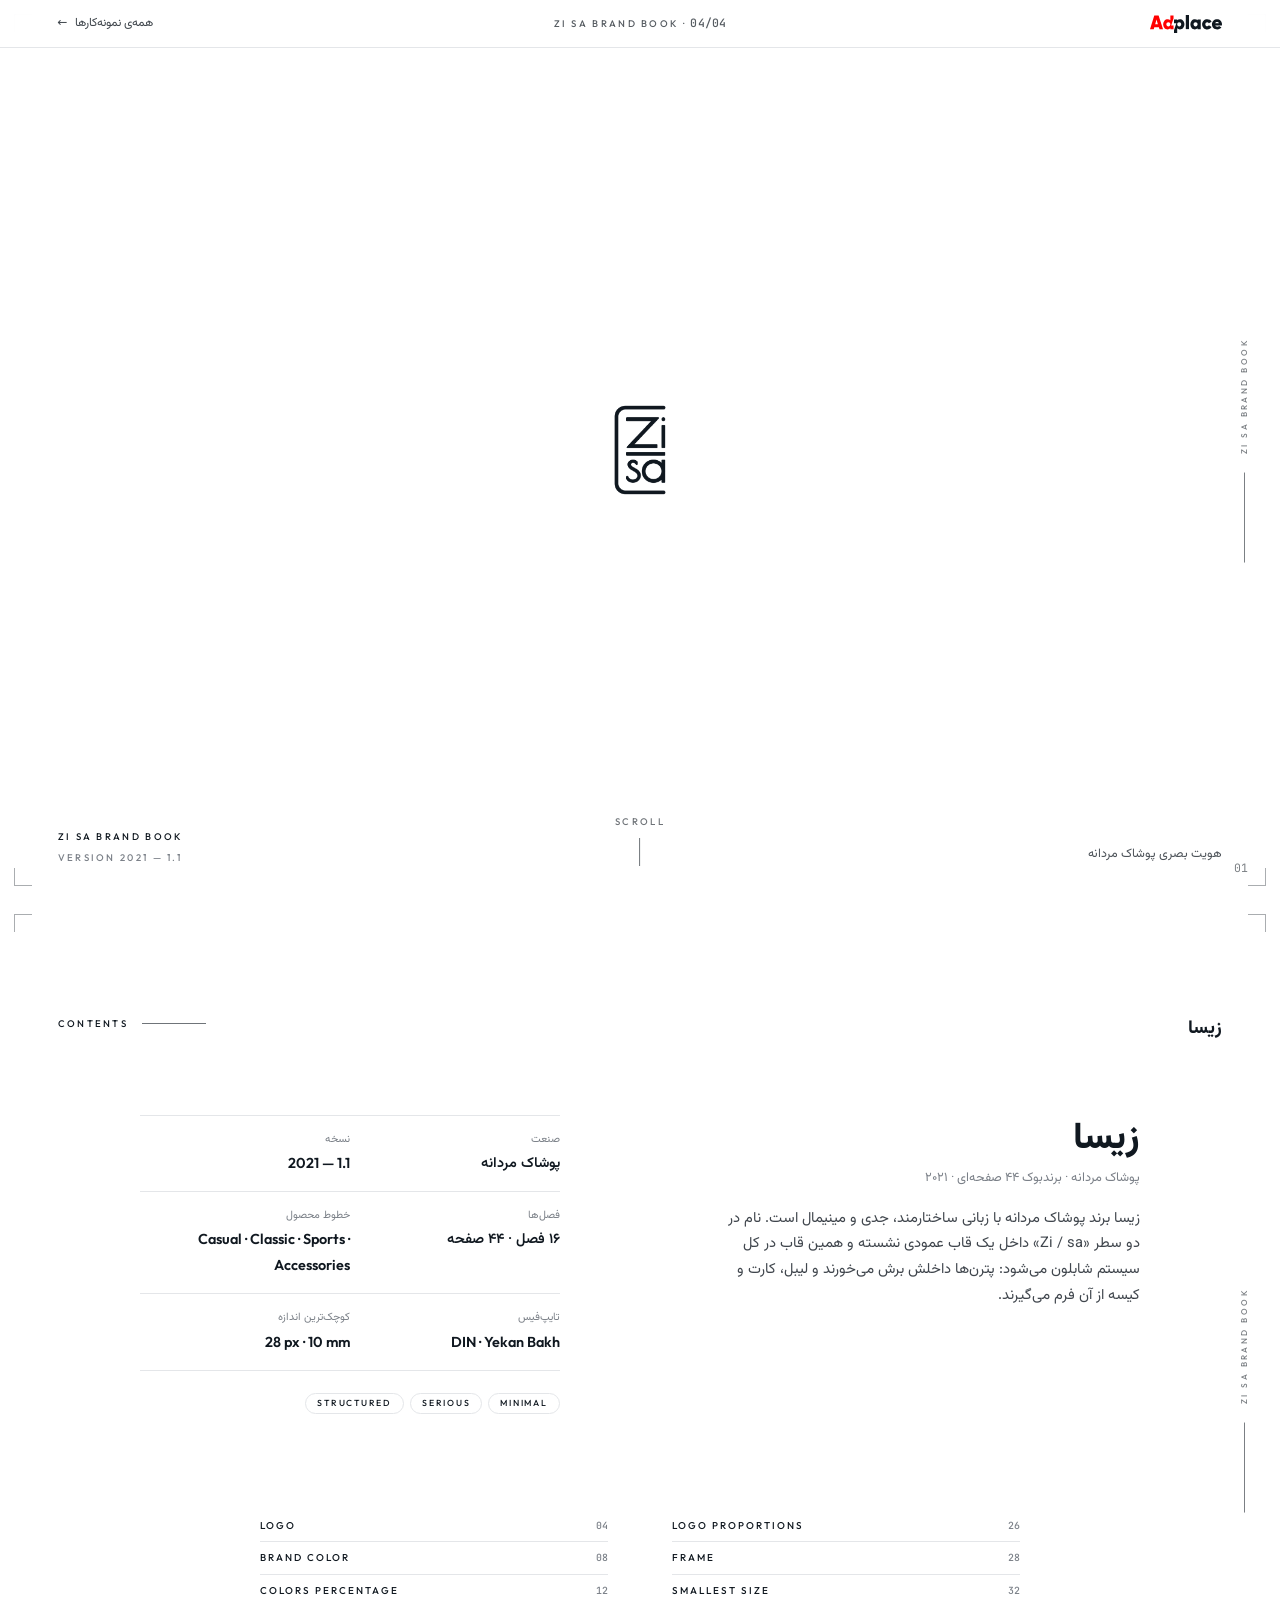
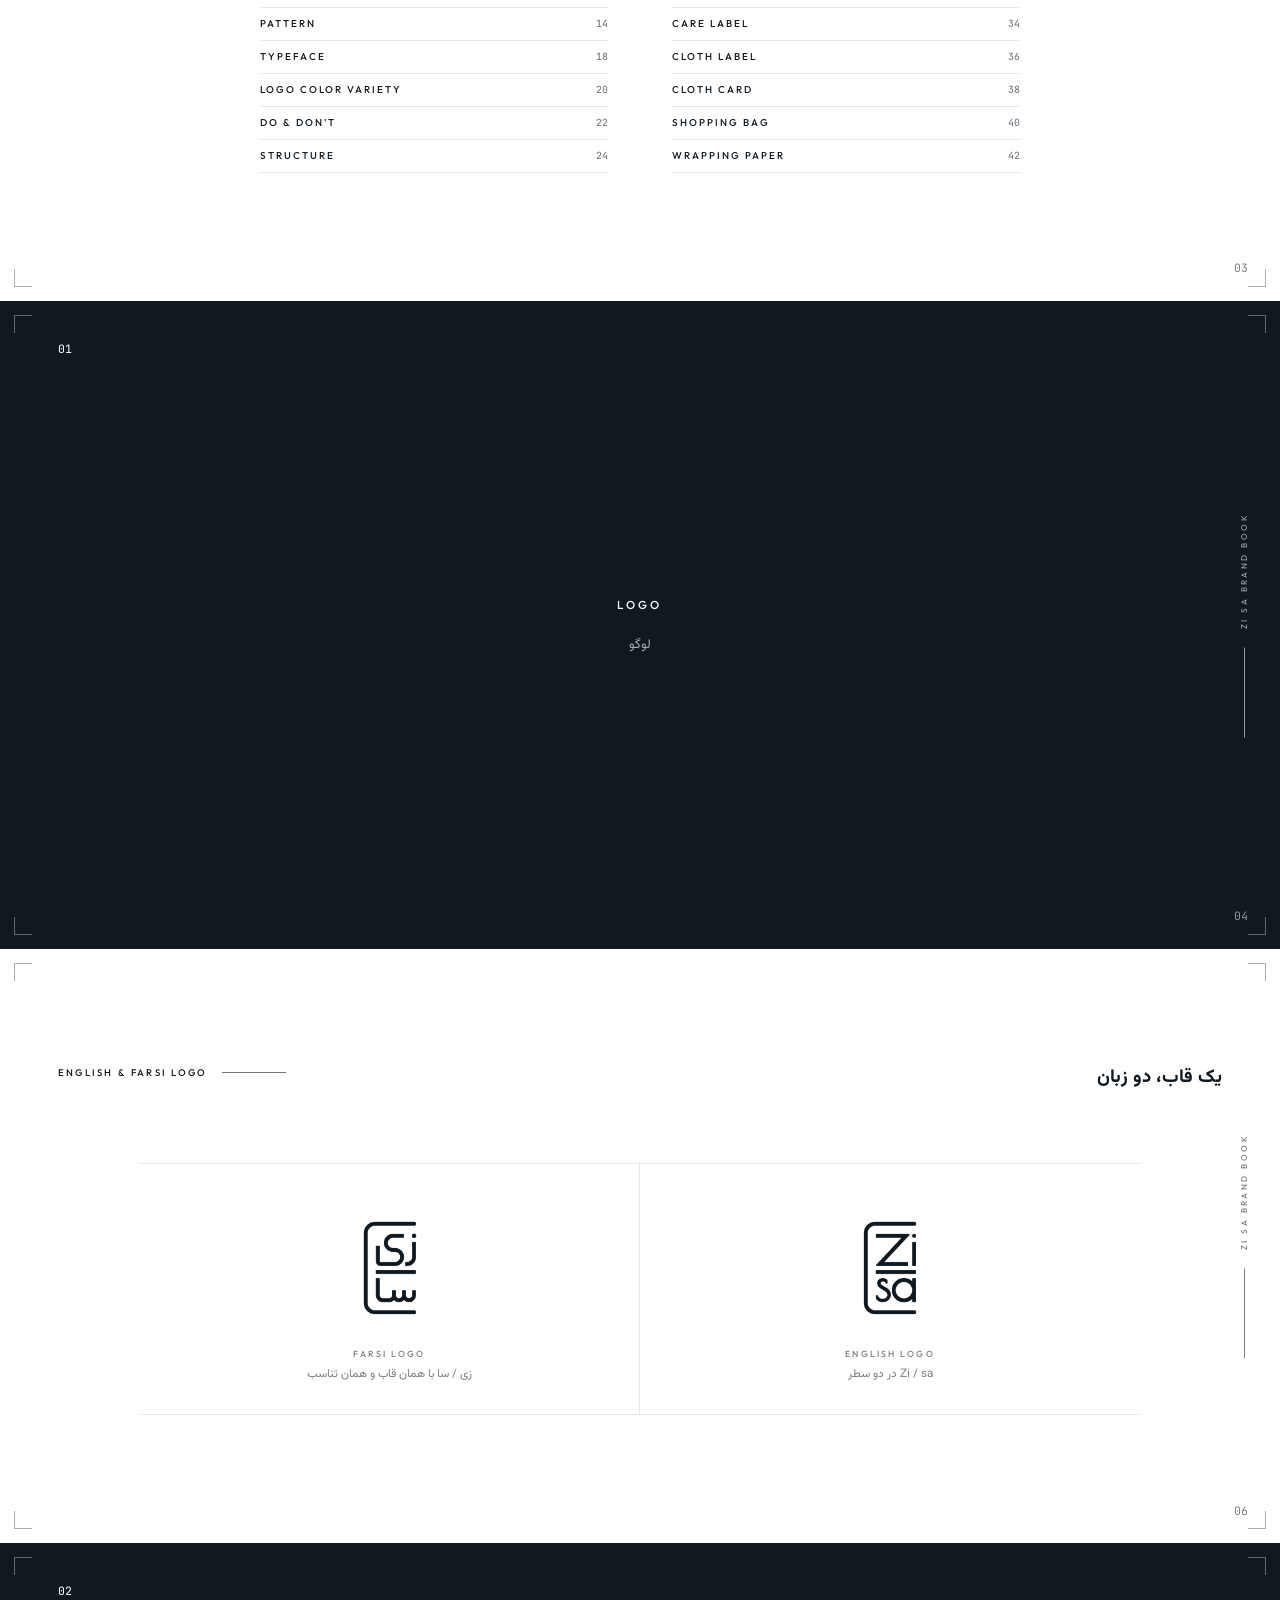
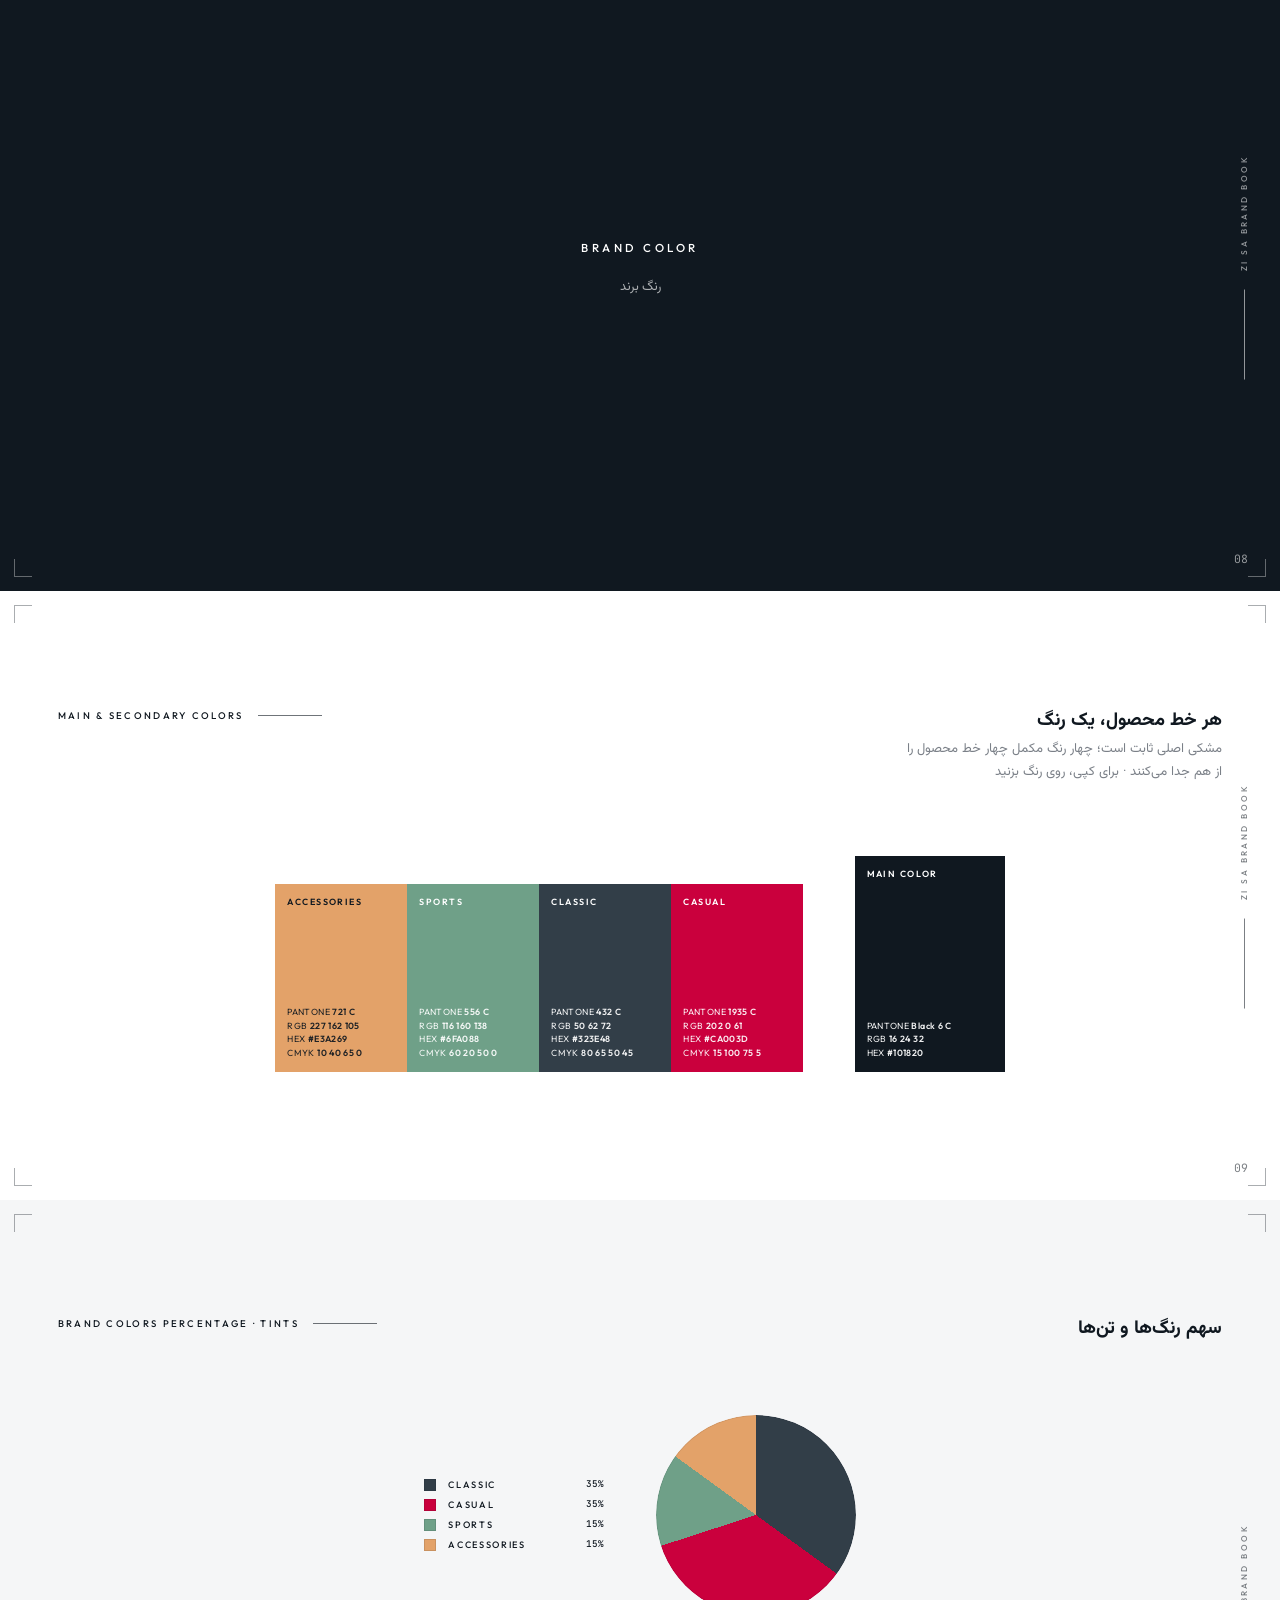
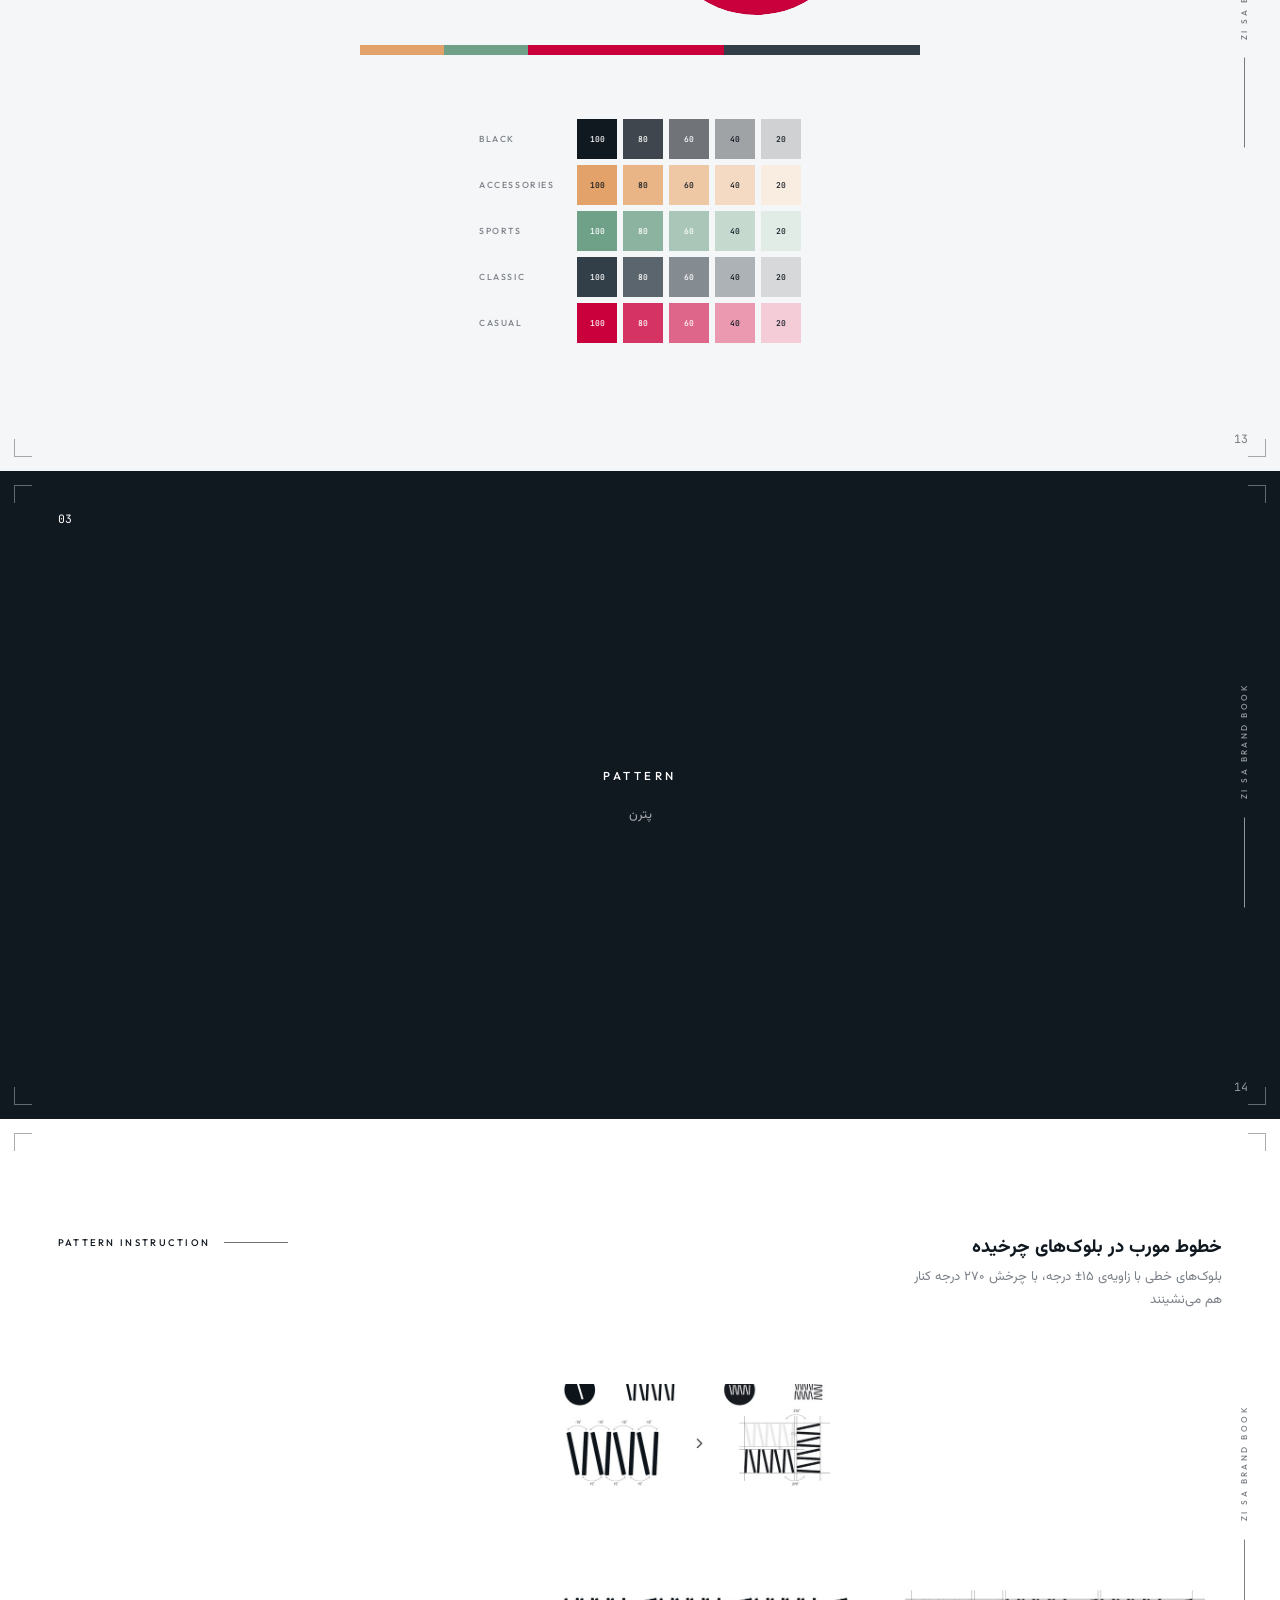
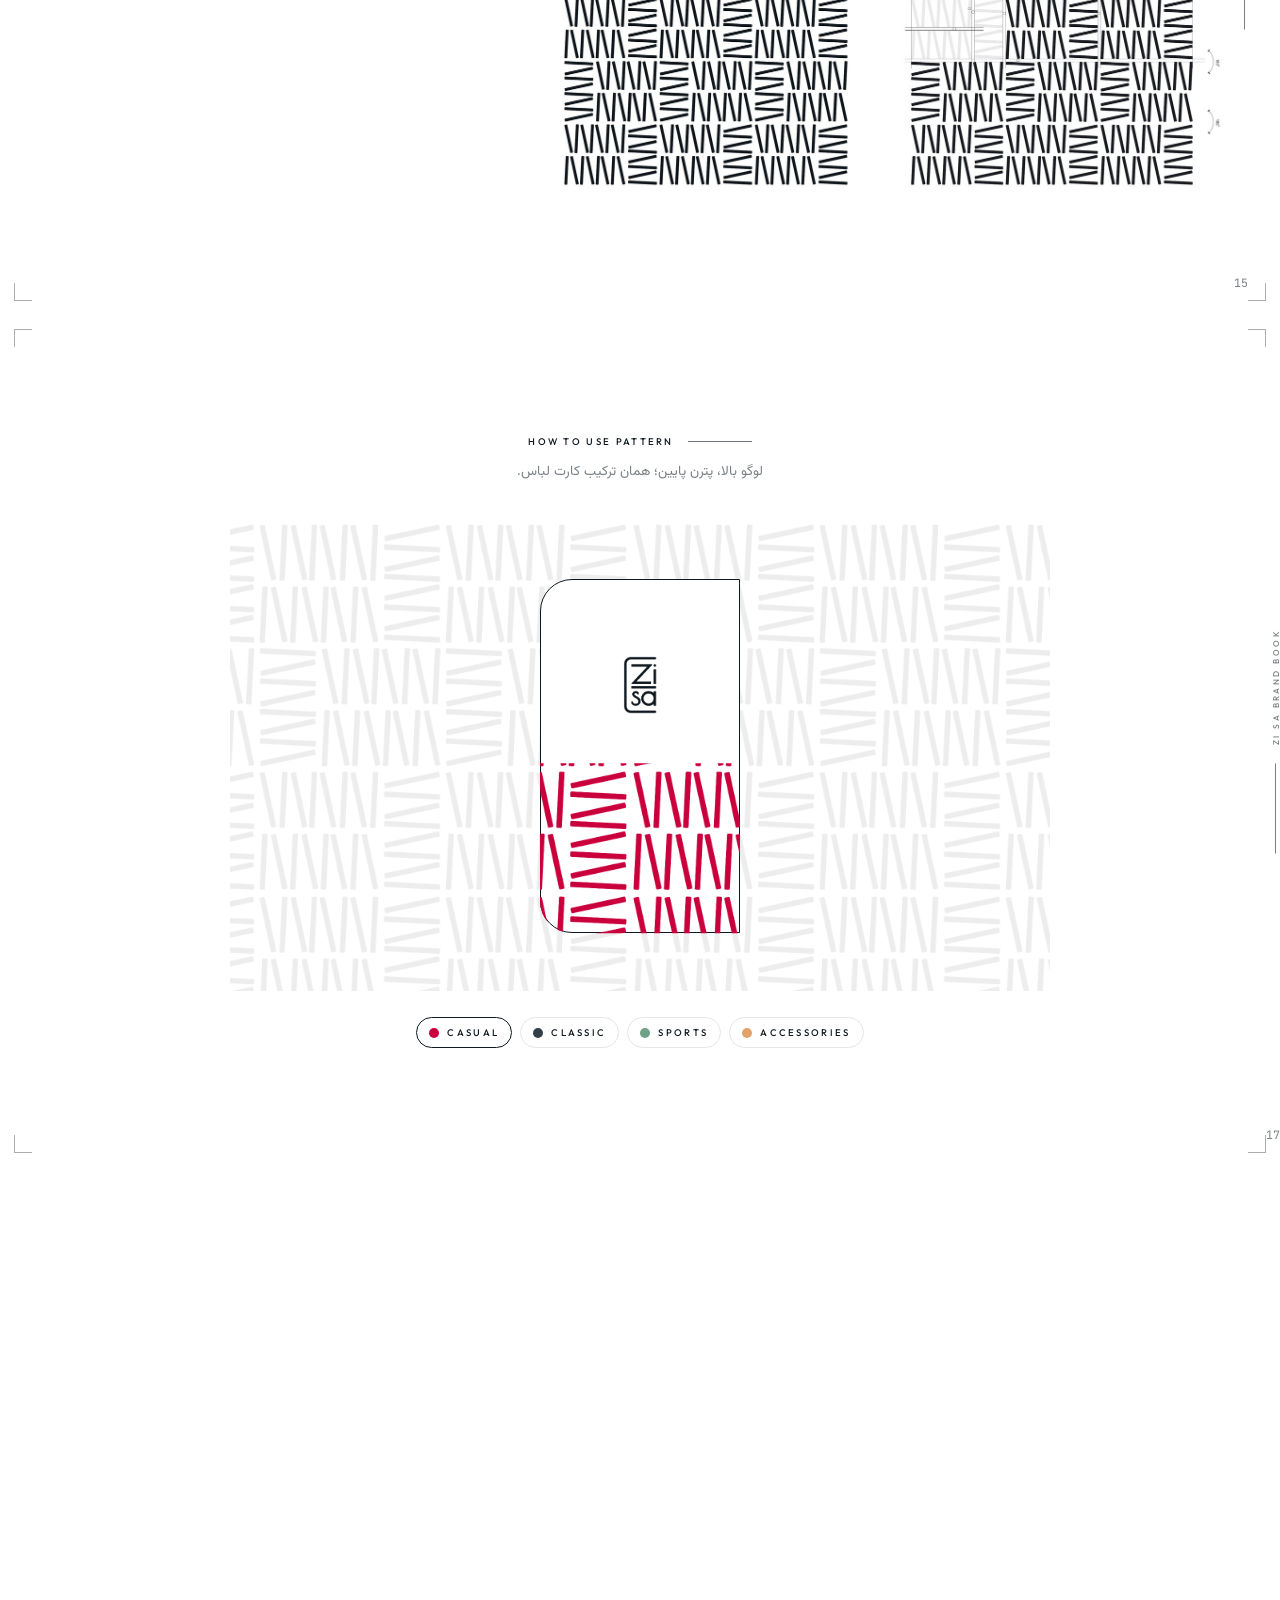
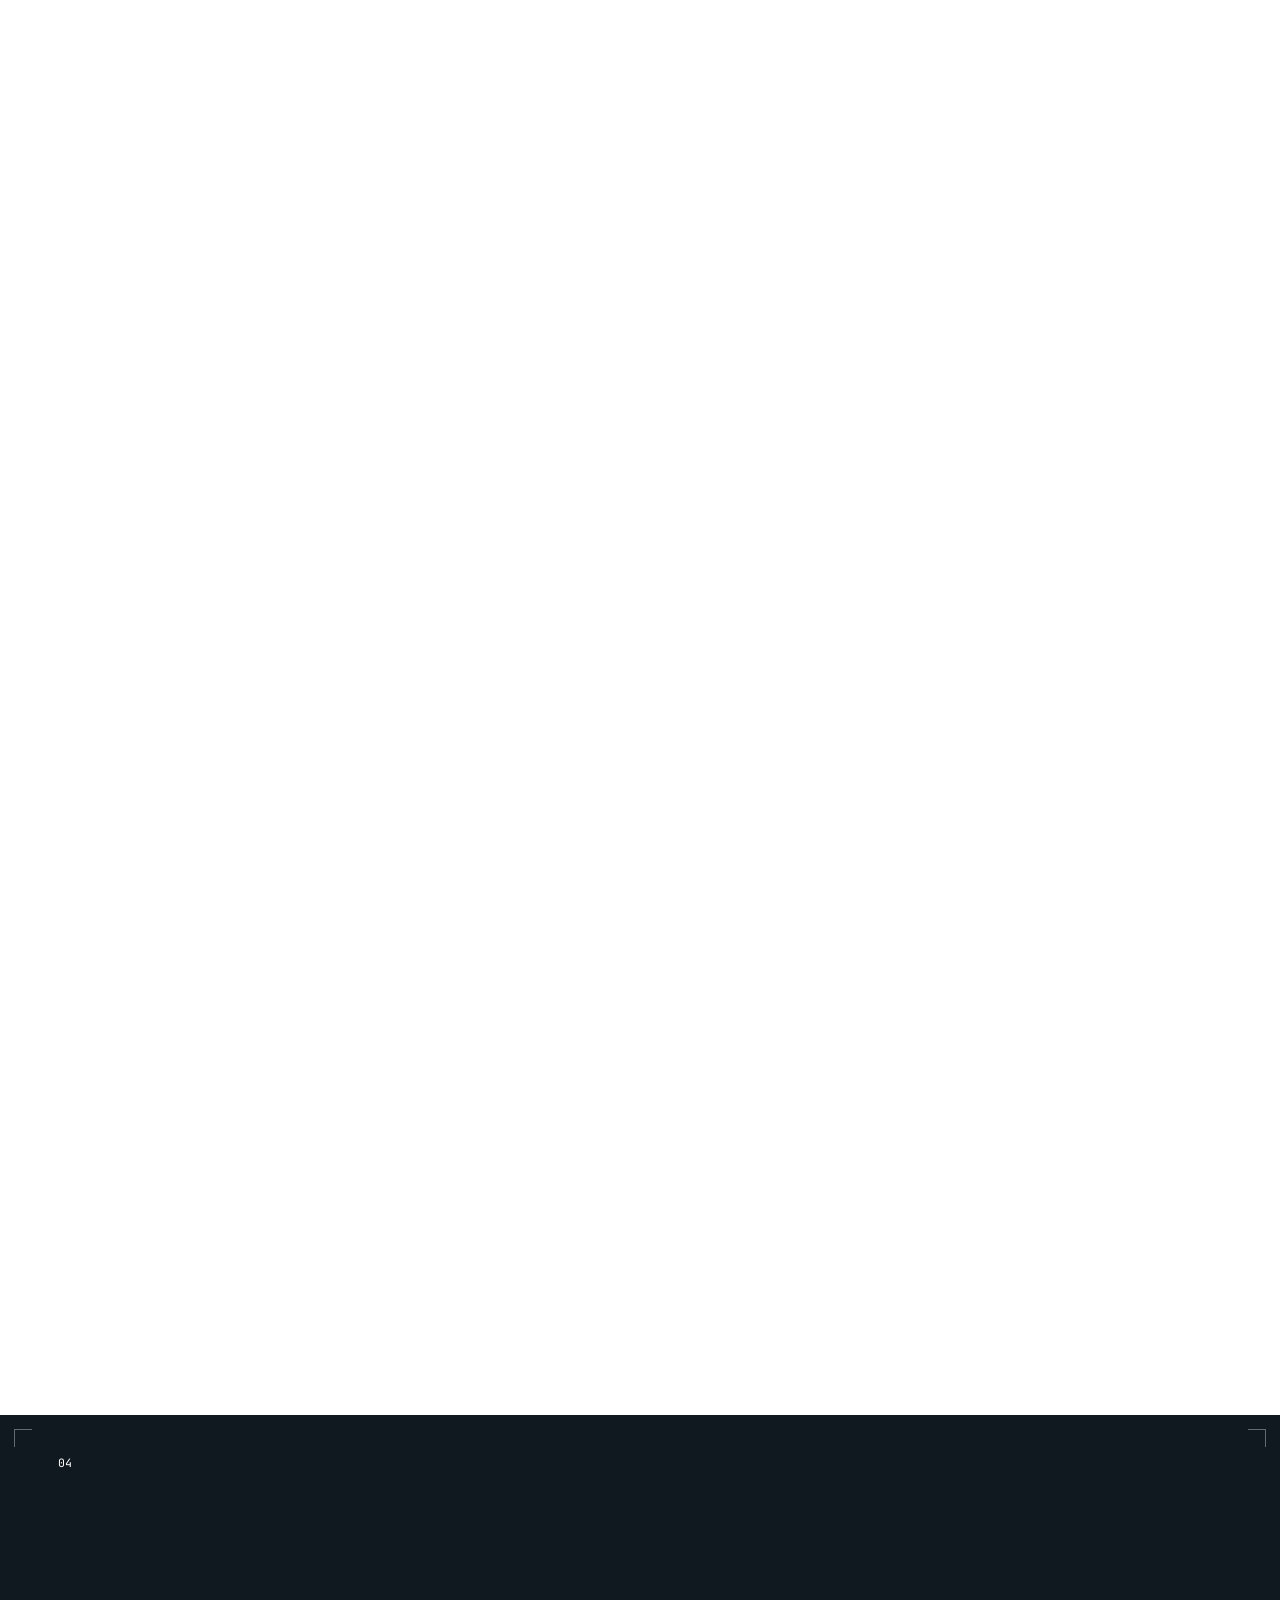
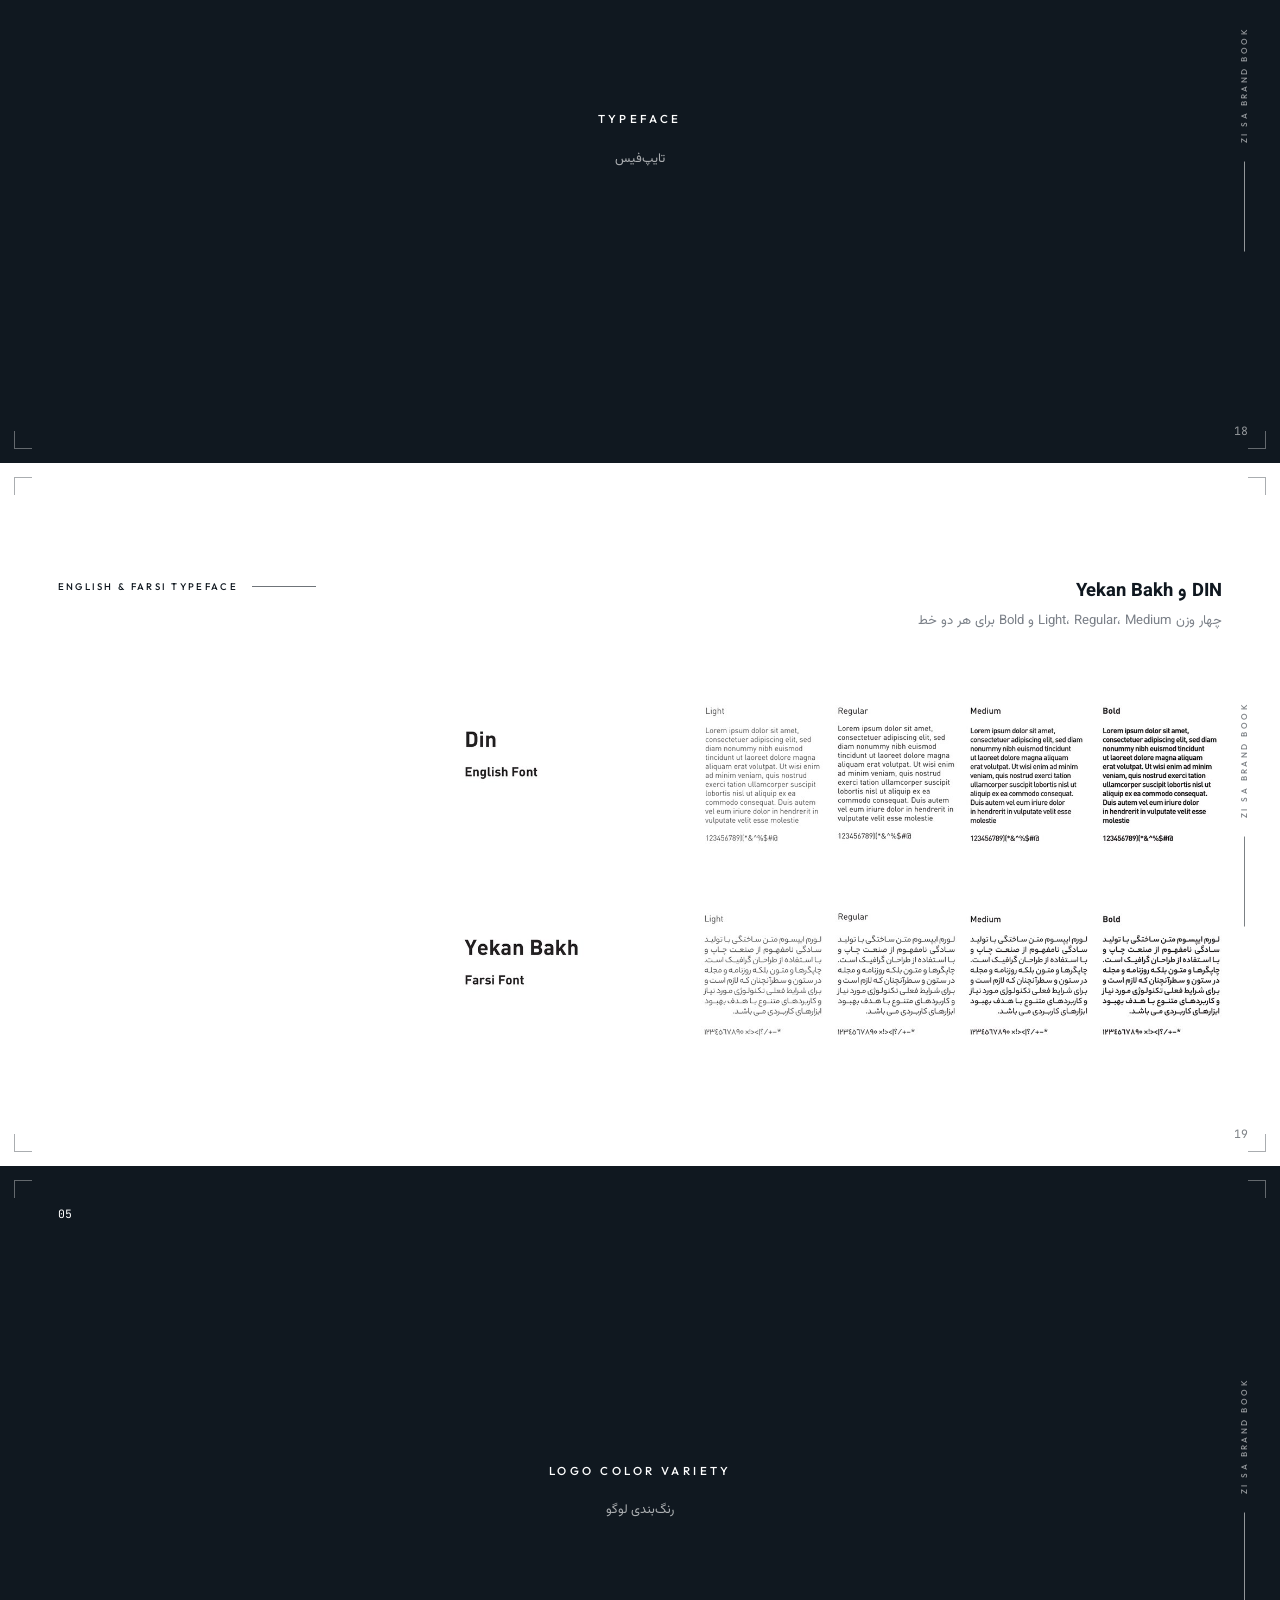
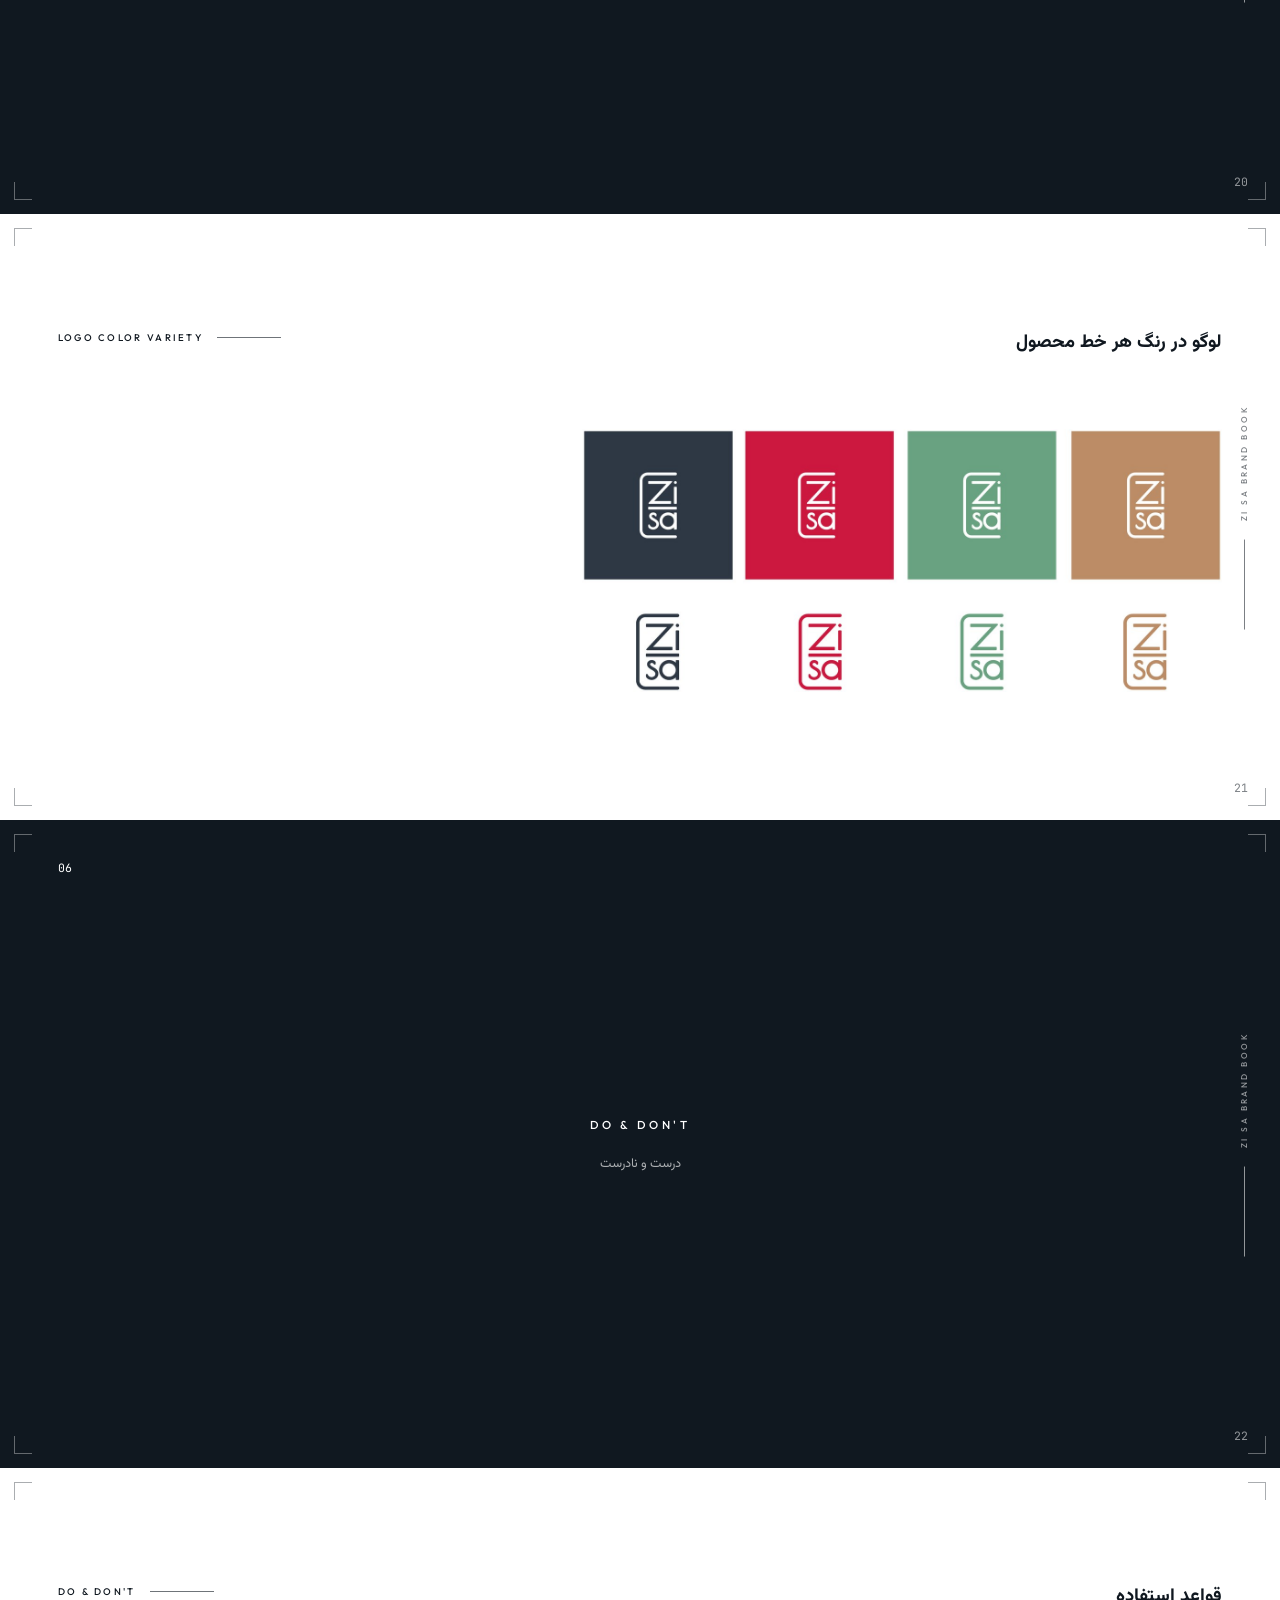
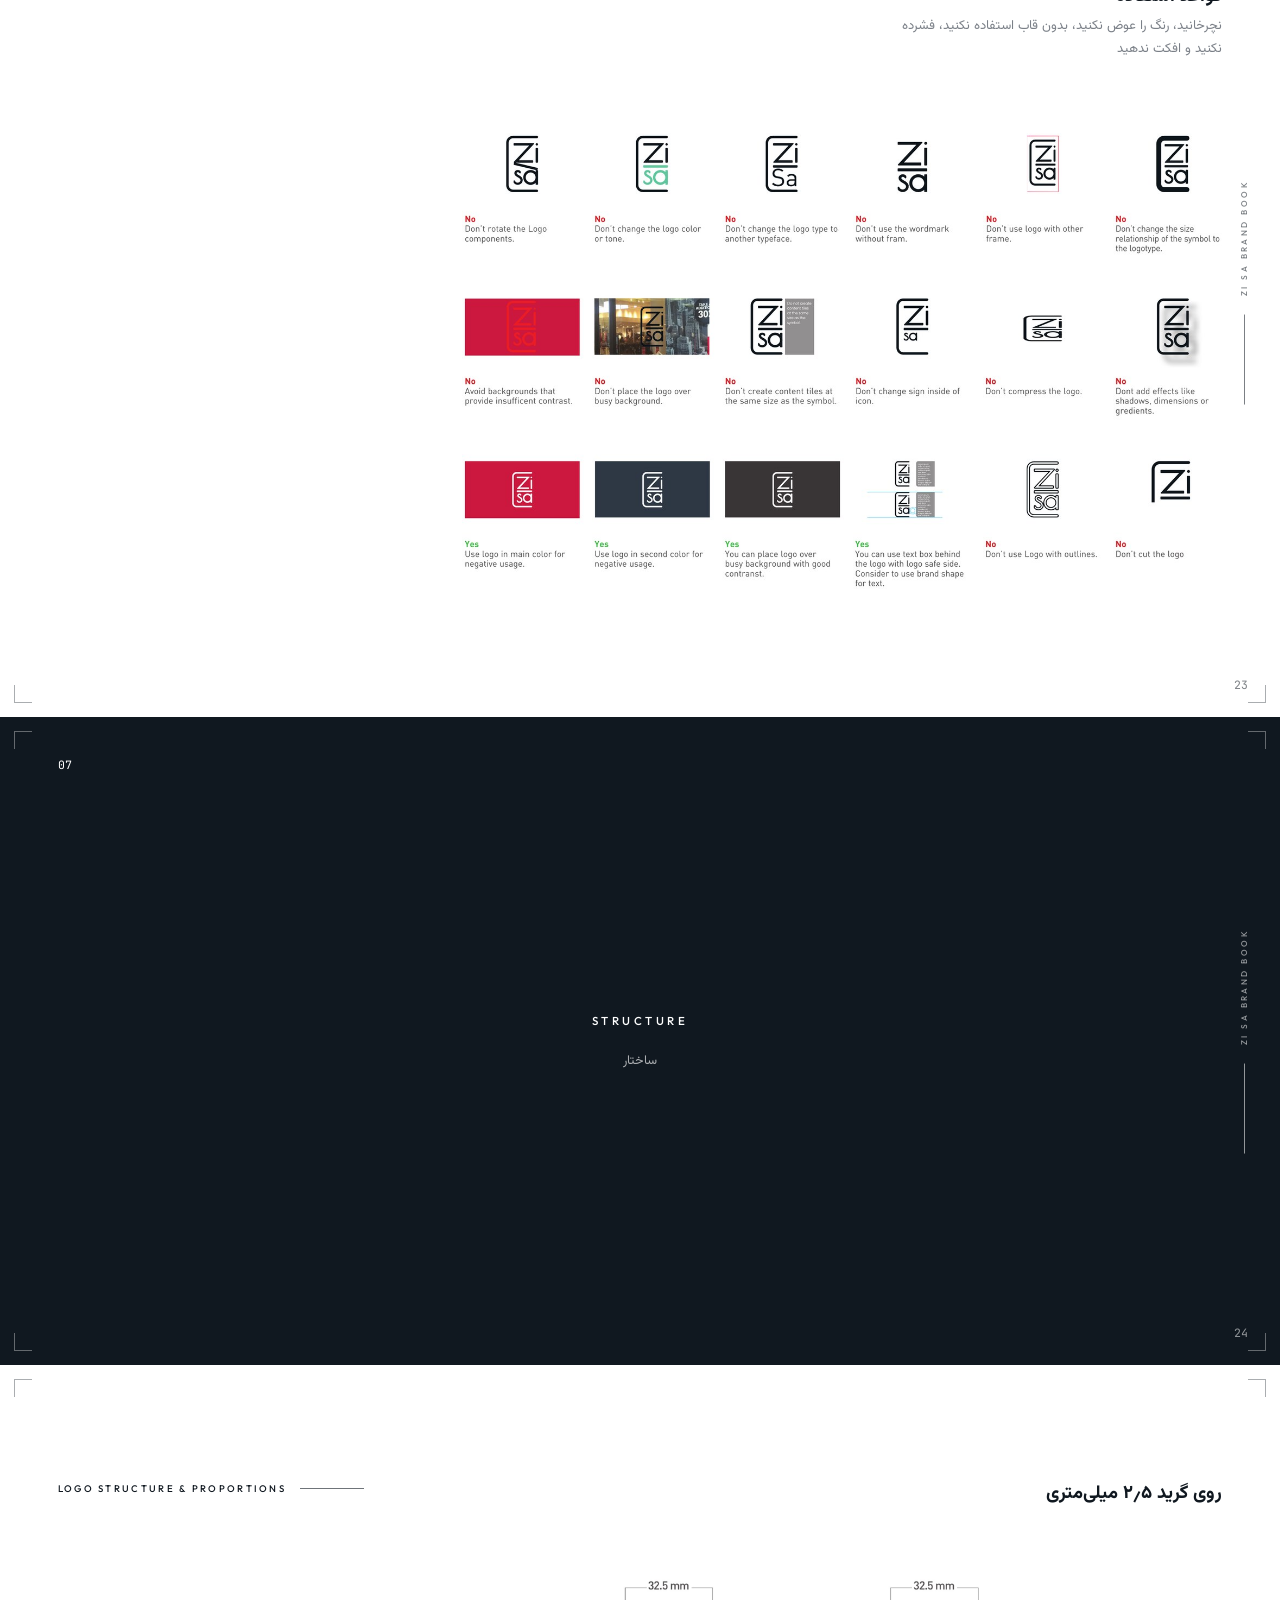
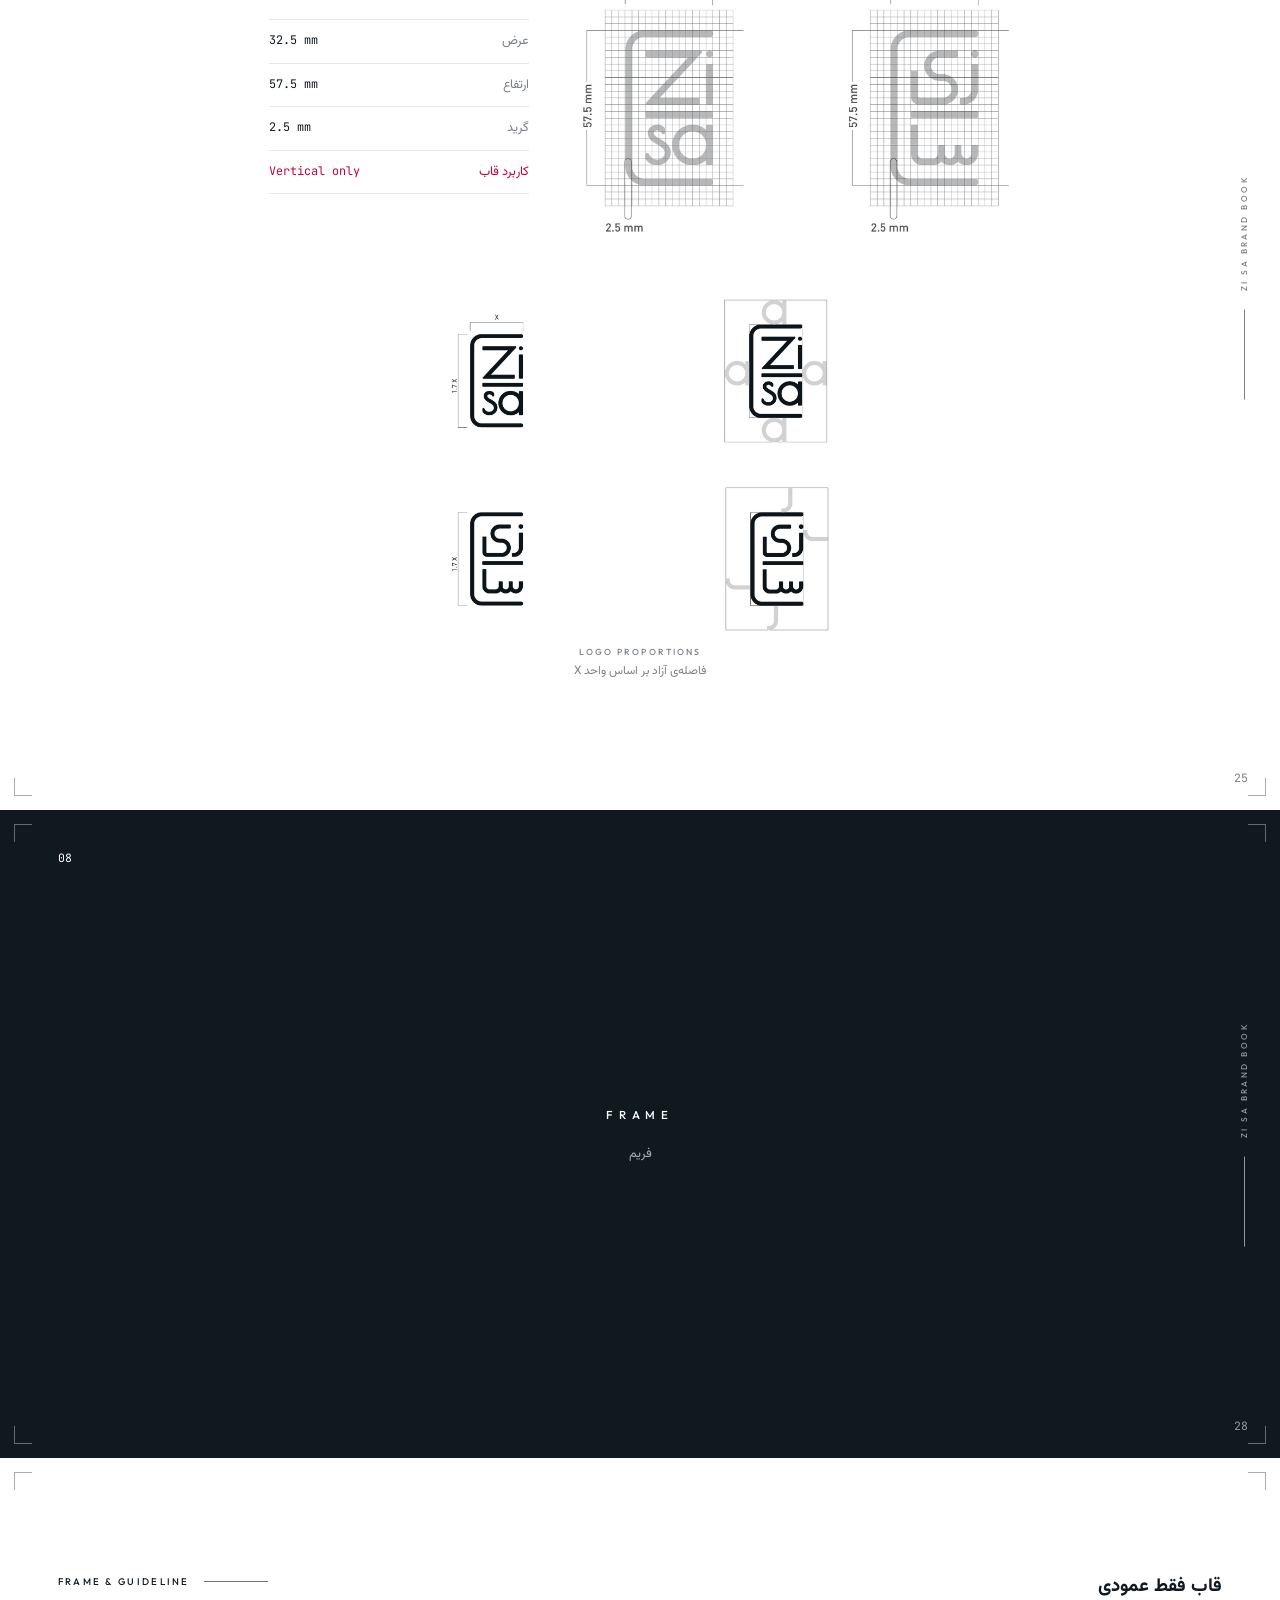
<file: work/zisa/index.html>
<!doctype html>
<html lang="fa" dir="rtl">
<head>
<meta charset="utf-8">
<meta name="viewport" content="width=device-width, initial-scale=1">
<title>زیسا | نمونه‌کار هویت بصری</title>
<meta name="description" content="هویت بصری زیسا: قاب عمودی که شابلون کل سیستم می‌شود.">
<meta name="theme-color" content="#101820">
<link rel="icon" href="/assets/brand/favicon.svg">
<link rel="stylesheet" href="/assets/case/book.css">
<style>
/* stencil scene: the frame cuts the pattern */
.st{--g:clamp(0,(var(--p) - .06)/.4,1);--k:clamp(0,(var(--p) - .62)/.22,1)}
.st .scene__stick{background:#fff}
.st__box{position:relative;width:min(820px,90vw);height:min(470px,60svh)}
.st__bg,.st__cut{position:absolute;inset:0;-webkit-mask:url(/assets/case/zisa/pattern-a.png) calc(var(--p) * -160px) 0/560px auto repeat;mask:url(/assets/case/zisa/pattern-a.png) calc(var(--p) * -160px) 0/560px auto repeat}
.st__bg{background:#101820;opacity:.07}
.st__box{--w:calc(70px + var(--g) * 130px);--h:calc(var(--w) * 1.77);--r:calc(var(--w) * .16)}
.st__cut{background:var(--cutc,#CA003D);transition:background .5s;clip-path:inset(calc(50% - var(--h) / 2 + var(--k) * var(--h) * .52) calc(50% - var(--w) / 2) calc(50% - var(--h) / 2) calc(50% - var(--w) / 2) round 0 0 0 var(--r))}
.st__fr{position:absolute;left:50%;top:50%;width:var(--w);height:var(--h);transform:translate(-50%,-50%);border:1.5px solid #101820;border-radius:var(--r) 0 0 var(--r);background:color-mix(in srgb,#fff calc(var(--k) * 100%),transparent)}
.st__cut{z-index:2}
.st__logo{position:absolute;left:50%;top:calc(50% - var(--h) * .2);transform:translate(-50%,-50%);z-index:3;opacity:var(--k);color:#101820}
.st__cut{clip-path:inset(calc(50% - var(--h) / 2 + var(--k) * var(--h) * .52) calc(50% - var(--w) / 2) calc(50% - var(--h) / 2) calc(50% - var(--w) / 2) round calc(var(--r) * (1 - var(--k))) 0 0 var(--r))}
.cats{display:flex;justify-content:center;gap:8px;margin-top:26px;direction:ltr}
.cats button{padding:6px 12px;border:1px solid var(--line);border-radius:99px;display:inline-flex;gap:8px;align-items:center}
.cats button i{width:10px;height:10px;border-radius:50%;background:var(--c)}
.cats button[aria-pressed=true]{border-color:#101820}
.mins{display:flex;gap:56px;justify-content:center;align-items:flex-end;direction:ltr}
.mins div{display:grid;justify-items:center;gap:10px}
</style>
</head>
<body style="--tone:#101820;--on-tone:#fff;--accent:#CA003D;--paper:#fff;--soft:#f5f6f7;--line:#e4e6e9">
<header class="bar">
  <a class="bar__site" href="/" aria-label="Adplace"><img src="/assets/brand/adplace-ink.svg" alt="Adplace" width="73" height="18" style="display:block;height:18px;width:auto"></a>
  <span class="bar__mid caps">ZI SA BRAND BOOK · <span class="mono">04/04</span></span>
  <a class="bar__back" href="/#work">همه‌ی نمونه‌کارها <span aria-hidden="true">←</span></a>
  <span class="bar__p" aria-hidden="true"></span>
</header>
<main>

<section class="cover cover--light">
  <div class="furn" aria-hidden="true"><span class="crop tl"></span><span class="crop tr"></span><span class="crop bl"></span><span class="crop br"></span><div class="side"><span>ZI SA BRAND BOOK</span><i></i></div><span class="pno mono">01</span></div>
  <span class="mk " role="img" aria-label="لوگوی زیسا" style="--src:url(/assets/case/marks/zisa-logo.png);--ar:0.5829;height:92px;"></span>
  <div class="cover__meta"><span class="caps">Zi sa Brand Book</span><span class="caps muted">Version 2021 — 1.1</span></div>
  <div class="cover__fa">هویت بصری پوشاک مردانه</div>
  <div class="cover__hint"><span class="caps">Scroll</span><i></i></div>
</section>

<section class="pg " id="contents" >
  <div class="furn" aria-hidden="true"><span class="crop tl"></span><span class="crop tr"></span><span class="crop bl"></span><span class="crop br"></span><div class="side"><span>ZI SA BRAND BOOK</span><i></i></div><span class="pno mono">03</span></div>
  <header class="pg__head rv"><div class="pg__fa"><h2>زیسا</h2></div><span class="lbl caps">Contents</span></header>
  
<div class="intro"><div class="rv"><h1>زیسا<small>پوشاک مردانه · برندبوک ۴۴ صفحه‌ای · ۲۰۲۱</small></h1><p>زیسا برند پوشاک مردانه با زبانی ساختارمند، جدی و مینیمال است. نام در دو سطر «Zi / sa» داخل یک قاب عمودی نشسته و همین قاب در کل سیستم شابلون می‌شود: پترن‌ها داخلش برش می‌خورند و لیبل، کارت و کیسه از آن فرم می‌گیرند.</p></div><div class="rv rv-d1"><dl class="facts"><div><dt>صنعت</dt><dd>پوشاک مردانه</dd></div><div><dt>نسخه</dt><dd><span class="en">2021 — 1.1</span></dd></div><div><dt>فصل‌ها</dt><dd>۱۶ فصل · ۴۴ صفحه</dd></div><div><dt>خطوط محصول</dt><dd><span class="en">Casual · Classic · Sports · Accessories</span></dd></div><div><dt>تایپ‌فیس</dt><dd><span class="en">DIN · Yekan Bakh</span></dd></div><div><dt>کوچک‌ترین اندازه</dt><dd><span class="en">28 px · 10 mm</span></dd></div></dl><div class="chips"><span>Structured</span><span>Serious</span><span>Minimal</span></div></div></div>
<div style="height:clamp(56px,8vw,96px)"></div>
<nav class="toc rv" aria-label="فهرست"><a href="#logo"><span>Logo</span><span>04</span></a><a href="#color"><span>Brand color</span><span>08</span></a><a href="#share"><span>Colors percentage</span><span>12</span></a><a href="#pattern"><span>Pattern</span><span>14</span></a><a href="#type"><span>Typeface</span><span>18</span></a><a href="#variety"><span>Logo color variety</span><span>20</span></a><a href="#dodont"><span>Do &amp; Don&#x27;t</span><span>22</span></a><a href="#structure"><span>Structure</span><span>24</span></a><a href="#structure"><span>Logo proportions</span><span>26</span></a><a href="#frame"><span>Frame</span><span>28</span></a><a href="#small"><span>Smallest size</span><span>32</span></a><a href="#apps"><span>Care label</span><span>34</span></a><a href="#apps"><span>Cloth label</span><span>36</span></a><a href="#apps"><span>Cloth card</span><span>38</span></a><a href="#apps"><span>Shopping bag</span><span>40</span></a><a href="#apps"><span>Wrapping paper</span><span>42</span></a></nav>
</section>

<section class="divider" id="logo" data-p="pass">
  <div class="furn" aria-hidden="true"><span class="crop tl"></span><span class="crop tr"></span><span class="crop bl"></span><span class="crop br"></span><div class="side"><span>ZI SA BRAND BOOK</span><i></i></div><span class="pno mono">04</span></div>
  <span class="divider__n mono">01</span>
  <div class="divider__t"><span class="caps">Logo</span><span class="fa">لوگو</span></div>
</section>

<section class="pg " id="logos" >
  <div class="furn" aria-hidden="true"><span class="crop tl"></span><span class="crop tr"></span><span class="crop bl"></span><span class="crop br"></span><div class="side"><span>ZI SA BRAND BOOK</span><i></i></div><span class="pno mono">06</span></div>
  <header class="pg__head rv"><div class="pg__fa"><h2>یک قاب، دو زبان</h2></div><span class="lbl caps">English &amp; Farsi Logo</span></header>
  
<div class="trio rv" style="--n:2">
  <div><span class="mk " role="img" aria-label="لوگوی لاتین" style="--src:url(/assets/case/marks/zisa-logo.png);--ar:0.5829;height:96px;"></span><div class="cap"><span class="caps">English logo</span><span class="fa">Zi / sa در دو سطر</span></div></div>
  <div><span class="mk " role="img" aria-label="لوگوی فارسی" style="--src:url(/assets/case/marks/zisa-logo-fa.png);--ar:0.5846;height:96px;"></span><div class="cap"><span class="caps">Farsi logo</span><span class="fa">زی / سا با همان قاب و همان تناسب</span></div></div>
</div>
</section>

<section class="divider" id="color" data-p="pass">
  <div class="furn" aria-hidden="true"><span class="crop tl"></span><span class="crop tr"></span><span class="crop bl"></span><span class="crop br"></span><div class="side"><span>ZI SA BRAND BOOK</span><i></i></div><span class="pno mono">08</span></div>
  <span class="divider__n mono">02</span>
  <div class="divider__t"><span class="caps">Brand color</span><span class="fa">رنگ برند</span></div>
</section>

<section class="pg " id="colors" >
  <div class="furn" aria-hidden="true"><span class="crop tl"></span><span class="crop tr"></span><span class="crop bl"></span><span class="crop br"></span><div class="side"><span>ZI SA BRAND BOOK</span><i></i></div><span class="pno mono">09</span></div>
  <header class="pg__head rv"><div class="pg__fa"><h2>هر خط محصول، یک رنگ</h2><p>مشکی اصلی ثابت است؛ چهار رنگ مکمل چهار خط محصول را از هم جدا می‌کنند · برای کپی، روی رنگ بزنید</p></div><span class="lbl caps">Main &amp; Secondary Colors</span></header>
  
<div class="blk" style="align-items:flex-end"><div class="cards rv"><button class="cc cc--main" data-hex="#101820" style="--c:#101820;--t:#FFFFFF;--i:0" aria-label="Main color #101820"><b>Main color</b><span><small>PANTONE <strong>Black 6 C</strong></small><small>RGB <strong>16 24 32</strong></small><small>HEX <strong>#101820</strong></small></span></button></div><div class="cards rv"><button class="cc" data-hex="#CA003D" style="--c:#CA003D;--t:#FFFFFF;--i:0" aria-label="Casual #CA003D"><b>Casual</b><span><small>PANTONE <strong>1935 C</strong></small><small>RGB <strong>202 0 61</strong></small><small>HEX <strong>#CA003D</strong></small><small>CMYK <strong>15 100 75 5</strong></small></span></button><button class="cc" data-hex="#323E48" style="--c:#323E48;--t:#FFFFFF;--i:1" aria-label="Classic #323E48"><b>Classic</b><span><small>PANTONE <strong>432 C</strong></small><small>RGB <strong>50 62 72</strong></small><small>HEX <strong>#323E48</strong></small><small>CMYK <strong>80 65 50 45</strong></small></span></button><button class="cc" data-hex="#6FA088" style="--c:#6FA088;--t:#FFFFFF;--i:2" aria-label="Sports #6FA088"><b>Sports</b><span><small>PANTONE <strong>556 C</strong></small><small>RGB <strong>116 160 138</strong></small><small>HEX <strong>#6FA088</strong></small><small>CMYK <strong>60 20 50 0</strong></small></span></button><button class="cc" data-hex="#E3A269" style="--c:#E3A269;--t:#101820;--i:3" aria-label="Accessories #E3A269"><b>Accessories</b><span><small>PANTONE <strong>721 C</strong></small><small>RGB <strong>227 162 105</strong></small><small>HEX <strong>#E3A269</strong></small><small>CMYK <strong>10 40 65 0</strong></small></span></button></div></div>
</section>

<section class="pg pg--soft" id="share" >
  <div class="furn" aria-hidden="true"><span class="crop tl"></span><span class="crop tr"></span><span class="crop bl"></span><span class="crop br"></span><div class="side"><span>ZI SA BRAND BOOK</span><i></i></div><span class="pno mono">13</span></div>
  <header class="pg__head rv"><div class="pg__fa"><h2>سهم رنگ‌ها و تن‌ها</h2></div><span class="lbl caps">Brand Colors Percentage · Tints</span></header>
  
<div class="blk" data-p="view" style="align-items:center"><div class="pie " style="--pie:conic-gradient(#323E48 0% 35%,#CA003D 35% 70%,#6FA088 70% 85%,#E3A269 85% 100%);"></div><div class="legend"><div><i style="--c:#323E48"></i><span>Classic</span><b><span data-count="35">0</span>%</b></div><div><i style="--c:#CA003D"></i><span>Casual</span><b><span data-count="35">0</span>%</b></div><div><i style="--c:#6FA088"></i><span>Sports</span><b><span data-count="15">0</span>%</b></div><div><i style="--c:#E3A269"></i><span>Accessories</span><b><span data-count="15">0</span>%</b></div></div></div><div class="pbar" data-p="view"><i style="--c:#323E48;--w:35"></i><i style="--c:#CA003D;--w:35"></i><i style="--c:#6FA088;--w:15"></i><i style="--c:#E3A269;--w:15"></i></div>
<div class="blk" style="margin-top:64px"><div class="tints"><div class="r"><span>Black</span><i style="--c:color-mix(in srgb,#101820 100%,#fff);--t:#FFFFFF;--d:0">100</i><i style="--c:color-mix(in srgb,#101820 80%,#fff);--t:#FFFFFF;--d:1">80</i><i style="--c:color-mix(in srgb,#101820 60%,#fff);--t:#FFFFFF;--d:2">60</i><i style="--c:color-mix(in srgb,#101820 40%,#fff);--t:#101820;--d:3">40</i><i style="--c:color-mix(in srgb,#101820 20%,#fff);--t:#101820;--d:4">20</i></div><div class="r"><span>Accessories</span><i style="--c:color-mix(in srgb,#E3A269 100%,#fff);--t:#101820;--d:5">100</i><i style="--c:color-mix(in srgb,#E3A269 80%,#fff);--t:#101820;--d:6">80</i><i style="--c:color-mix(in srgb,#E3A269 60%,#fff);--t:#101820;--d:7">60</i><i style="--c:color-mix(in srgb,#E3A269 40%,#fff);--t:#101820;--d:8">40</i><i style="--c:color-mix(in srgb,#E3A269 20%,#fff);--t:#101820;--d:9">20</i></div><div class="r"><span>Sports</span><i style="--c:color-mix(in srgb,#6FA088 100%,#fff);--t:#FFFFFF;--d:10">100</i><i style="--c:color-mix(in srgb,#6FA088 80%,#fff);--t:#FFFFFF;--d:11">80</i><i style="--c:color-mix(in srgb,#6FA088 60%,#fff);--t:#FFFFFF;--d:12">60</i><i style="--c:color-mix(in srgb,#6FA088 40%,#fff);--t:#101820;--d:13">40</i><i style="--c:color-mix(in srgb,#6FA088 20%,#fff);--t:#101820;--d:14">20</i></div><div class="r"><span>Classic</span><i style="--c:color-mix(in srgb,#323E48 100%,#fff);--t:#FFFFFF;--d:15">100</i><i style="--c:color-mix(in srgb,#323E48 80%,#fff);--t:#FFFFFF;--d:16">80</i><i style="--c:color-mix(in srgb,#323E48 60%,#fff);--t:#FFFFFF;--d:17">60</i><i style="--c:color-mix(in srgb,#323E48 40%,#fff);--t:#101820;--d:18">40</i><i style="--c:color-mix(in srgb,#323E48 20%,#fff);--t:#101820;--d:19">20</i></div><div class="r"><span>Casual</span><i style="--c:color-mix(in srgb,#CA003D 100%,#fff);--t:#FFFFFF;--d:20">100</i><i style="--c:color-mix(in srgb,#CA003D 80%,#fff);--t:#FFFFFF;--d:21">80</i><i style="--c:color-mix(in srgb,#CA003D 60%,#fff);--t:#FFFFFF;--d:22">60</i><i style="--c:color-mix(in srgb,#CA003D 40%,#fff);--t:#101820;--d:23">40</i><i style="--c:color-mix(in srgb,#CA003D 20%,#fff);--t:#101820;--d:24">20</i></div></div></div>
</section>

<section class="divider" id="pattern" data-p="pass">
  <div class="furn" aria-hidden="true"><span class="crop tl"></span><span class="crop tr"></span><span class="crop bl"></span><span class="crop br"></span><div class="side"><span>ZI SA BRAND BOOK</span><i></i></div><span class="pno mono">14</span></div>
  <span class="divider__n mono">03</span>
  <div class="divider__t"><span class="caps">Pattern</span><span class="fa">پترن</span></div>
</section>

<section class="pg " id="pattern-p" >
  <div class="furn" aria-hidden="true"><span class="crop tl"></span><span class="crop tr"></span><span class="crop bl"></span><span class="crop br"></span><div class="side"><span>ZI SA BRAND BOOK</span><i></i></div><span class="pno mono">15</span></div>
  <header class="pg__head rv"><div class="pg__fa"><h2>خطوط مورب در بلوک‌های چرخیده</h2><p>بلوک‌های خطی با زاویه‌ی ۱۵± درجه، با چرخش ۲۷۰ درجه کنار هم می‌نشینند</p></div><span class="lbl caps">Pattern Instruction</span></header>
  <figure class="fig rv zoom" data-full="/assets/case/zisa/pat-instr.jpg" style="--w:660px"><img src="/assets/case/zisa/pat-instr.jpg" width="1400" height="855" alt="ساخت پترن" loading="lazy" decoding="async" class="" style=""></figure>
</section>

<section class="scene st" data-p="scene" data-steps="3" style="--len:3" aria-label="فریم به‌عنوان شابلون">
  <div class="scene__stick">
    <div class="furn" aria-hidden="true"><span class="crop tl"></span><span class="crop tr"></span><span class="crop bl"></span><span class="crop br"></span><div class="side"><span>ZI SA BRAND BOOK</span><i></i></div><span class="pno mono">17</span></div>
    <div style="display:grid;justify-items:center">
      <span class="lbl caps" style="margin-bottom:10px">How to use pattern</span>
      <div class="says" style="margin:0 0 22px;height:2.6em">
        <p data-s="0">قاب برند را به‌عنوان شابلون روی پترن بگذارید…</p>
        <p data-s="1">…فقط بخش‌هایی که کامل داخل قاب می‌افتند می‌مانند.</p>
        <p data-s="2">لوگو بالا، پترن پایین؛ همان ترکیب کارت لباس.</p>
      </div>
      <div class="st__box"><div class="st__bg"></div><div class="st__fr"></div><div class="st__cut"></div><span class="mk st__logo" aria-hidden="true" style="--src:url(/assets/case/marks/zisa-logo.png);--ar:0.5829;height:58px;"></span></div>
      <div class="cats" role="group" aria-label="خط محصول"><button data-cut="#CA003D" aria-pressed="true"><i style="--c:#CA003D"></i><span class="caps">Casual</span></button><button data-cut="#323E48" aria-pressed="false"><i style="--c:#323E48"></i><span class="caps">Classic</span></button><button data-cut="#6FA088" aria-pressed="false"><i style="--c:#6FA088"></i><span class="caps">Sports</span></button><button data-cut="#E3A269" aria-pressed="false"><i style="--c:#E3A269"></i><span class="caps">Accessories</span></button></div>
    </div>
  </div>
</section>

<section class="divider" id="type" data-p="pass">
  <div class="furn" aria-hidden="true"><span class="crop tl"></span><span class="crop tr"></span><span class="crop bl"></span><span class="crop br"></span><div class="side"><span>ZI SA BRAND BOOK</span><i></i></div><span class="pno mono">18</span></div>
  <span class="divider__n mono">04</span>
  <div class="divider__t"><span class="caps">Typeface</span><span class="fa">تایپ‌فیس</span></div>
</section>

<section class="pg " id="type-p" >
  <div class="furn" aria-hidden="true"><span class="crop tl"></span><span class="crop tr"></span><span class="crop bl"></span><span class="crop br"></span><div class="side"><span>ZI SA BRAND BOOK</span><i></i></div><span class="pno mono">19</span></div>
  <header class="pg__head rv"><div class="pg__fa"><h2>DIN و Yekan Bakh</h2><p>چهار وزن Light، Regular، Medium و Bold برای هر دو خط</p></div><span class="lbl caps">English &amp; Farsi Typeface</span></header>
  <figure class="fig rv zoom" data-full="/assets/case/zisa/type.jpg" style="--w:760px"><img src="/assets/case/zisa/type.jpg" width="1400" height="614" alt="تایپ‌فیس‌ها" loading="lazy" decoding="async" class="" style=""></figure>
</section>

<section class="divider" id="variety" data-p="pass">
  <div class="furn" aria-hidden="true"><span class="crop tl"></span><span class="crop tr"></span><span class="crop bl"></span><span class="crop br"></span><div class="side"><span>ZI SA BRAND BOOK</span><i></i></div><span class="pno mono">20</span></div>
  <span class="divider__n mono">05</span>
  <div class="divider__t"><span class="caps">Logo color variety</span><span class="fa">رنگ‌بندی لوگو</span></div>
</section>

<section class="pg " id="variety-p" >
  <div class="furn" aria-hidden="true"><span class="crop tl"></span><span class="crop tr"></span><span class="crop bl"></span><span class="crop br"></span><div class="side"><span>ZI SA BRAND BOOK</span><i></i></div><span class="pno mono">21</span></div>
  <header class="pg__head rv"><div class="pg__fa"><h2>لوگو در رنگ هر خط محصول</h2></div><span class="lbl caps">Logo Color Variety</span></header>
  <figure class="fig rv zoom" data-full="/assets/case/zisa/variety.jpg" style="--w:640px"><img src="/assets/case/zisa/variety.jpg" width="1400" height="576" alt="رنگ‌بندی لوگو" loading="lazy" decoding="async" class="" style=""></figure>
</section>

<section class="divider" id="dodont" data-p="pass">
  <div class="furn" aria-hidden="true"><span class="crop tl"></span><span class="crop tr"></span><span class="crop bl"></span><span class="crop br"></span><div class="side"><span>ZI SA BRAND BOOK</span><i></i></div><span class="pno mono">22</span></div>
  <span class="divider__n mono">06</span>
  <div class="divider__t"><span class="caps">Do &amp; Don&#x27;t</span><span class="fa">درست و نادرست</span></div>
</section>

<section class="pg " id="dodont-p" >
  <div class="furn" aria-hidden="true"><span class="crop tl"></span><span class="crop tr"></span><span class="crop bl"></span><span class="crop br"></span><div class="side"><span>ZI SA BRAND BOOK</span><i></i></div><span class="pno mono">23</span></div>
  <header class="pg__head rv"><div class="pg__fa"><h2>قواعد استفاده</h2><p>نچرخانید، رنگ را عوض نکنید، بدون قاب استفاده نکنید، فشرده نکنید و افکت ندهید</p></div><span class="lbl caps">Do &amp; Don&#x27;t</span></header>
  <figure class="fig rv zoom" data-full="/assets/case/zisa/dodont.jpg" style="--w:760px"><img src="/assets/case/zisa/dodont.jpg" width="1400" height="840" alt="درست و نادرست" loading="lazy" decoding="async" class="" style=""></figure>
</section>

<section class="divider" id="structure" data-p="pass">
  <div class="furn" aria-hidden="true"><span class="crop tl"></span><span class="crop tr"></span><span class="crop bl"></span><span class="crop br"></span><div class="side"><span>ZI SA BRAND BOOK</span><i></i></div><span class="pno mono">24</span></div>
  <span class="divider__n mono">07</span>
  <div class="divider__t"><span class="caps">Structure</span><span class="fa">ساختار</span></div>
</section>

<section class="pg " id="structure-p" >
  <div class="furn" aria-hidden="true"><span class="crop tl"></span><span class="crop tr"></span><span class="crop bl"></span><span class="crop br"></span><div class="side"><span>ZI SA BRAND BOOK</span><i></i></div><span class="pno mono">25</span></div>
  <header class="pg__head rv"><div class="pg__fa"><h2>روی گرید ۲٫۵ میلی‌متری</h2></div><span class="lbl caps">Logo Structure &amp; Proportions</span></header>
  
<div class="blk" data-p="view" data-steps="4" style="align-items:center">
  <figure class="fig rv zoom" data-full="/assets/case/zisa/struct.jpg" style="--w:430px"><img src="/assets/case/zisa/struct.jpg" width="1400" height="829" alt="ساختار لوگو" loading="lazy" decoding="async" class="" style=""></figure>
  <dl class="specs"><div data-s=0><dt>عرض</dt><dd>32.5 mm</dd></div><div data-s=1><dt>ارتفاع</dt><dd>57.5 mm</dd></div><div data-s=2><dt>گرید</dt><dd>2.5 mm</dd></div><div data-s=3><dt>کاربرد قاب</dt><dd>Vertical only</dd></div></dl>
</div>
<div class="blk" style="margin-top:64px"><figure class="fig rv zoom" data-full="/assets/case/zisa/prop.jpg" style="--w:380px"><img src="/assets/case/zisa/prop.jpg" width="1400" height="1230" alt="تناسب لوگو" loading="lazy" decoding="async" class="" style=""><figcaption class="cap"><span class=caps>Logo proportions</span><span class=fa>فاصله‌ی آزاد بر اساس واحد X</span></figcaption></figure></div>
</section>

<section class="divider" id="frame" data-p="pass">
  <div class="furn" aria-hidden="true"><span class="crop tl"></span><span class="crop tr"></span><span class="crop bl"></span><span class="crop br"></span><div class="side"><span>ZI SA BRAND BOOK</span><i></i></div><span class="pno mono">28</span></div>
  <span class="divider__n mono">08</span>
  <div class="divider__t"><span class="caps">Frame</span><span class="fa">فریم</span></div>
</section>

<section class="pg " id="frame-p" >
  <div class="furn" aria-hidden="true"><span class="crop tl"></span><span class="crop tr"></span><span class="crop bl"></span><span class="crop br"></span><div class="side"><span>ZI SA BRAND BOOK</span><i></i></div><span class="pno mono">29</span></div>
  <header class="pg__head rv"><div class="pg__fa"><h2>قاب فقط عمودی</h2><p>دو گوشه‌ی یک سمت گرد؛ قاب افقی یا گوشه‌های دیگر مجاز نیست</p></div><span class="lbl caps">Frame &amp; Guideline</span></header>
  
<div class="blk" style="align-items:center"><figure class="fig rv zoom" data-full="/assets/case/zisa/frame.jpg" style="--w:160px"><img src="/assets/case/zisa/frame.jpg" width="805" height="1401" alt="قاب" loading="lazy" decoding="async" class="" style=""><figcaption class="cap"><span class=caps>Frame</span></figcaption></figure><figure class="fig rv zoom" data-full="/assets/case/zisa/frame-dd.jpg" style="--w:520px"><img src="/assets/case/zisa/frame-dd.jpg" width="1400" height="652" alt="قاب درست و نادرست" loading="lazy" decoding="async" class="" style=""><figcaption class="cap"><span class=caps>Frame do &amp; don&#x27;t</span></figcaption></figure></div>
</section>

<section class="pg pg--soft" id="small" >
  <div class="furn" aria-hidden="true"><span class="crop tl"></span><span class="crop tr"></span><span class="crop bl"></span><span class="crop br"></span><div class="side"><span>ZI SA BRAND BOOK</span><i></i></div><span class="pno mono">33</span></div>
  <header class="pg__head rv"><div class="pg__fa"><h2>کوچک‌ترین اندازه</h2><p>نشان‌ها در اندازه‌ی واقعی دیجیتال</p></div><span class="lbl caps">Smallest Size Logo</span></header>
  
<div class="mins rv">
  <div><span class="mk " aria-hidden="true" style="--src:url(/assets/case/marks/zisa-logo.png);--ar:0.5829;height:28px;"></span><span class="caps muted">Digital 28 px</span></div>
  <div><span class="mk " aria-hidden="true" style="--src:url(/assets/case/marks/zisa-logo-fa.png);--ar:0.5846;height:28px;"></span><span class="caps muted">Digital 28 px</span></div>
  <div><span class="mono" style="font-size:1rem">10 mm</span><span class="caps muted">Print</span></div>
</div>
</section>

<section class="divider" id="apps" data-p="pass">
  <div class="furn" aria-hidden="true"><span class="crop tl"></span><span class="crop tr"></span><span class="crop bl"></span><span class="crop br"></span><div class="side"><span>ZI SA BRAND BOOK</span><i></i></div><span class="pno mono">34</span></div>
  <span class="divider__n mono">09</span>
  <div class="divider__t"><span class="caps">Applications</span><span class="fa">کاربردها</span></div>
</section>

<section class="pg " id="apps-p" >
  <div class="furn" aria-hidden="true"><span class="crop tl"></span><span class="crop tr"></span><span class="crop bl"></span><span class="crop br"></span><div class="side"><span>ZI SA BRAND BOOK</span><i></i></div><span class="pno mono">35</span></div>
  <header class="pg__head rv"><div class="pg__fa"><h2>از لیبل تا کاغذ کادو</h2><p>همه‌ی لیبل‌ها در همه‌ی اندازه‌ها و رنگ‌ها تحویل و تأیید شده‌اند</p></div><span class="lbl caps">Applications</span></header>
  <div class="apps"><div class="app-g"><div class="app-g__h rv"><span class="caps">Care label · Cloth label</span><span class="fa">لیبل</span></div><div class="app-row"><figure class="app rv rv-d0 zoom" data-full="/assets/case/zisa/care-photo.jpg" style="--h:240px"><div class="app__img"><img src="/assets/case/zisa/care-photo.jpg" width="1037" height="829" alt="لیبل شست‌وشو" loading="lazy" decoding="async" class="" style=""></div><figcaption><span class="caps">Care label</span><span class="fa">لیبل شست‌وشو</span></figcaption></figure><figure class="app rv rv-d1 zoom" data-full="/assets/case/zisa/care.jpg" style="--h:240px"><div class="app__img"><img src="/assets/case/zisa/care.jpg" width="1318" height="1675" alt="ابعاد و چیدمان" loading="lazy" decoding="async" class="" style=""></div><figcaption><span class="caps">Care label · specs</span><span class="fa">ابعاد و چیدمان</span></figcaption></figure><figure class="app rv rv-d2 zoom" data-full="/assets/case/zisa/label.jpg" style="--h:240px"><div class="app__img"><img src="/assets/case/zisa/label.jpg" width="1400" height="616" alt="لیبل کنار، لباس ضخیم و نازک، لوازم جانبی، سایز" loading="lazy" decoding="async" class="" style=""></div><figcaption><span class="caps">Cloth labels</span><span class="fa">لیبل کنار، لباس ضخیم و نازک، لوازم جانبی، سایز</span></figcaption></figure></div></div><div class="app-g"><div class="app-g__h rv"><span class="caps">Cloth card · Bag · Wrapping</span><span class="fa">کارت، کیسه و کاغذ کادو</span></div><div class="app-row"><figure class="app rv rv-d0 zoom" data-full="/assets/case/zisa/card-photo.jpg" style="--h:240px"><div class="app__img"><img src="/assets/case/zisa/card-photo.jpg" width="1400" height="1780" alt="قاب + پترن در رنگ Casual" loading="lazy" decoding="async" class="" style=""></div><figcaption><span class="caps">Cloth card</span><span class="fa">قاب + پترن در رنگ Casual</span></figcaption></figure><figure class="app rv rv-d1 zoom" data-full="/assets/case/zisa/bag-photo.jpg" style="--h:240px"><div class="app__img"><img src="/assets/case/zisa/bag-photo.jpg" width="1400" height="760" alt="کیسه‌ی خرید" loading="lazy" decoding="async" class="" style=""></div><figcaption><span class="caps">Shopping bag</span><span class="fa">کیسه‌ی خرید</span></figcaption></figure><figure class="app rv rv-d2 zoom" data-full="/assets/case/zisa/wrap-1.jpg" style="--h:240px"><div class="app__img"><img src="/assets/case/zisa/wrap-1.jpg" width="1400" height="387" alt="پترن در دو رنگ" loading="lazy" decoding="async" class="" style=""></div><figcaption><span class="caps">Wrapping paper</span><span class="fa">پترن در دو رنگ</span></figcaption></figure></div></div></div>
</section>

<section class="cover">
  <div class="furn" aria-hidden="true"><span class="crop tl"></span><span class="crop tr"></span><span class="crop bl"></span><span class="crop br"></span><div class="side"><span>ZI SA BRAND BOOK</span><i></i></div><span class="pno mono">44</span></div>
  <span class="mk " aria-hidden="true" style="--src:url(/assets/case/marks/zisa-logo.png);--ar:0.5829;height:72px;color:#fff"></span>
  <div class="cover__meta"><span class="caps">Zi sa Brand Book</span><span class="caps" style="opacity:.6">Version 2021 — 1.1</span></div>
</section>
</main>
<a class="next" href="/work/pizzaei/" style="--nt:#761415;--nf:#fff"><span class="mk " aria-hidden="true" style="--src:url(/assets/case/marks/pizzaei-mark.png);--ar:0.55;height:48px;"></span><div><div class="next__k">پروژه بعدی</div><div class="next__n">پیتزائی</div></div><span class="next__go caps">Pizzaei<i></i></span></a>
<section class="close">
  <p>همین دقت و همین سیستم را برای شبکه‌ی شما می‌سازیم.</p>
  <h3>هویت <span class="en"><b>Ad</b>place</span> هم یک برندبوک این‌چنینی می‌شود</h3>
  <div class="close__a"><a class="btn btn--f" href="/#identity">دیدن پکیج‌ها</a><a class="btn btn--l" href="/#start">شروع پروژه</a></div>
</section>
<script>window.BOOK_HOOKS=[];
document.addEventListener('click',function(e){
  var b=e.target.closest('[data-cut]'); if(!b)return;
  document.querySelectorAll('[data-cut]').forEach(function(x){x.setAttribute('aria-pressed',x===b)});
  document.querySelector('.st__box').style.setProperty('--cutc',b.getAttribute('data-cut'));
});</script>
<script src="/assets/case/book.js" defer></script>
</body>
</html>
</file>
<file: assets/case/book.css>
/* Brand case pages — laid out like the brand books themselves.
   Each page sets its tokens on <body style="--tone:…;--accent:…">. */
@font-face{font-family:Vazirmatn;font-weight:100 900;font-display:swap;src:url(/fonts/08-Dxxo8j6PP2D_kU2muijlGMWWMmk.woff2) format("woff2");unicode-range:U+6??,U+750-77F,U+870-891,U+897-8E1,U+8E3-8FF,U+200C-200E,U+2010-2011,U+204F,U+2E41,U+FB50-FDFF,U+FE70-FE74,U+FE76-FEFC}
@font-face{font-family:Vazirmatn;font-weight:100 900;font-display:swap;src:url(/fonts/10-Dxxo8j6PP2D_kU2muijlHcWW.woff2) format("woff2");unicode-range:U+??,U+131,U+152-153,U+2BB-2BC,U+2C6,U+2DA,U+2DC,U+304,U+308,U+329,U+2000-206F,U+20AC,U+2122,U+2191,U+2193,U+2212,U+2215,U+FEFF,U+FFFD}
@font-face{font-family:Outfit;font-weight:100 900;font-display:swap;src:url(/fonts/07-QGYvz_MVcBeNP4NJtEtq.woff2) format("woff2");unicode-range:U+??,U+131,U+152-153,U+2BB-2BC,U+2C6,U+2DA,U+2DC,U+304,U+308,U+329,U+2000-206F,U+20AC,U+2122,U+2191,U+2193,U+2212,U+2215,U+FEFF,U+FFFD}
@font-face{font-family:Outfit;font-weight:100 900;font-display:swap;src:url(/fonts/06-QGYvz_MVcBeNP4NJuktqQ4E.woff2) format("woff2");unicode-range:U+100-2BA,U+2BD-2C5,U+2C7-2CC,U+2CE-2D7,U+2DD-2FF,U+304,U+308,U+329,U+1D00-1DBF,U+1E00-1E9F,U+1EF2-1EFF,U+2020,U+20A0-20AB,U+20AD-20C4,U+2113,U+2C60-2C7F,U+A720-A7FF}
@font-face{font-family:"JetBrains Mono";font-weight:400 700;font-display:swap;src:url(/fonts/05-tDbv2o-flEEny0FZhsfKu5WU4zr3E_BX0PnT8RD8yKwBNntkaToggR7BYRbKPxDcwg.woff2) format("woff2");unicode-range:U+??,U+131,U+152-153,U+2000-206F}

:root{
  --paper:#fff; --ink:#101820; --muted:#7b8088; --line:#e3e3e0; --soft:#f6f5f2;
  --tone:#101820; --on-tone:#fff; --accent:#101820;
  --g:clamp(16px,4.5vw,64px);
  --ease:cubic-bezier(.22,.7,.1,1);
  --site-ink:#0b0d12; --site-signal:#e11d48;
}
*{box-sizing:border-box;margin:0;padding:0}
html{-webkit-text-size-adjust:100%;overflow-x:clip}
body{background:var(--paper);color:var(--ink);font:400 15px/1.75 Vazirmatn,Outfit,system-ui,sans-serif;overflow-x:clip;-webkit-font-smoothing:antialiased}
img{display:block;max-width:100%;height:auto}
a{color:inherit;text-decoration:none}
button{font:inherit;color:inherit;background:none;border:0;cursor:pointer}
.en{font-family:Outfit,Vazirmatn,sans-serif;direction:ltr;unicode-bidi:isolate}
.mono{font-family:"JetBrains Mono",ui-monospace,monospace;direction:ltr;unicode-bidi:isolate;font-size:.72rem;letter-spacing:.02em}
.caps{font-family:Outfit,sans-serif;direction:ltr;unicode-bidi:isolate;text-transform:uppercase;letter-spacing:.24em;font-size:.6rem;font-weight:500}
.muted{color:var(--muted)}

/* ---------- logo masks ---------- */
.mk{display:inline-block;background:currentColor;-webkit-mask:var(--src) center/contain no-repeat;mask:var(--src) center/contain no-repeat;aspect-ratio:var(--ar);vertical-align:middle}

/* ---------- top bar ---------- */
.bar{position:fixed;inset:0 0 auto;z-index:50;height:48px;display:grid;grid-template-columns:1fr auto 1fr;align-items:center;padding-inline:var(--g);background:color-mix(in srgb,var(--paper) 90%,transparent);backdrop-filter:blur(12px);-webkit-backdrop-filter:blur(12px);border-bottom:1px solid var(--line);color:var(--ink);transition:background .5s,color .5s,border-color .5s}
.bar.on-tone{background:color-mix(in srgb,var(--tone) 88%,transparent);color:var(--on-tone);border-color:transparent}
.bar__site{font:800 .95rem/1 Outfit,sans-serif;letter-spacing:-.04em;direction:ltr;justify-self:start}
.bar__site b{color:var(--site-signal)}
.bar__mid{justify-self:center;opacity:.7}
.bar__back{justify-self:end;font-size:.75rem;display:inline-flex;gap:.45rem;align-items:center;opacity:.8;transition:opacity .3s}
.bar__back:hover{opacity:1}
.bar__p{position:absolute;inset:auto 0 -1px;height:1px;background:var(--accent);transform-origin:right;transform:scaleX(var(--p,0))}
@media (max-width:620px){.bar__mid{display:none}.bar{grid-template-columns:1fr 1fr}}

/* ---------- book furniture (crop marks, side rule, page number) ---------- */
.furn{position:absolute;inset:0;pointer-events:none}
.crop{position:absolute;width:18px;height:18px;border:0 solid currentColor;opacity:.35}
.crop.tl{top:14px;left:14px;border-top-width:1px;border-left-width:1px}
.crop.tr{top:14px;right:14px;border-top-width:1px;border-right-width:1px}
.crop.bl{bottom:14px;left:14px;border-bottom-width:1px;border-left-width:1px}
.crop.br{bottom:14px;right:14px;border-bottom-width:1px;border-right-width:1px}
.side{position:absolute;right:calc(var(--g) * .55);top:50%;transform:translateY(-50%);display:flex;flex-direction:column;align-items:center;gap:18px;opacity:.55}
.side span{writing-mode:vertical-rl;transform:rotate(180deg);font:500 .52rem/1 Outfit,sans-serif;letter-spacing:.3em;text-transform:uppercase;direction:ltr}
.side i{width:1px;height:90px;background:currentColor}
.pno{position:absolute;right:calc(var(--g) * .55);bottom:22px;opacity:.55}
@media (max-width:700px){.side{display:none}}

/* ---------- cover / back cover / dividers ---------- */
.cover{position:relative;min-height:100svh;background:var(--tone);color:var(--on-tone);display:grid;place-items:center;overflow:hidden}
.cover .mk{height:var(--cover-h,72px);color:var(--on-tone);animation:coverIn 1.6s var(--ease) both}
@keyframes coverIn{from{opacity:0;transform:translateY(14px)}}
.cover__meta{position:absolute;left:var(--g);bottom:34px;display:grid;gap:.3rem;text-align:left}
.cover__fa{position:absolute;right:var(--g);bottom:34px;font-size:.78rem;opacity:.75;text-align:right}
.cover__hint{position:absolute;bottom:34px;left:50%;transform:translateX(-50%);display:grid;justify-items:center;gap:8px;opacity:.6}
.cover__hint i{width:1px;height:28px;background:currentColor;animation:hint 1.8s var(--ease) infinite;transform-origin:top}
@keyframes hint{0%{transform:scaleY(0)}60%{transform:scaleY(1)}100%{transform:scaleY(1);opacity:0}}
.cover--light{background:var(--paper);color:var(--ink)}
.cover--light .mk{color:var(--ink)}

.divider{position:relative;height:72svh;min-height:420px;background:var(--tone);color:var(--on-tone);display:grid;place-items:center;overflow:hidden}
.divider__t{text-align:center}
.divider__t .caps{font-size:.72rem;letter-spacing:calc(.9em - var(--p,0) * .6em);opacity:calc(.25 + var(--p,0) * 1.2);transition:letter-spacing .1s linear}
.divider__t .fa{display:block;margin-top:14px;font-size:.8rem;opacity:.65}
.divider__n{position:absolute;left:var(--g);top:38px}

/* ---------- page ---------- */
.pg{position:relative;padding:clamp(70px,9vw,120px) var(--g) clamp(80px,10vw,130px);background:var(--paper)}
.pg--soft{background:var(--soft)}
.pg__head{display:flex;justify-content:space-between;align-items:flex-start;gap:24px;margin-bottom:clamp(40px,6vw,72px);max-width:1180px;margin-inline:auto}
.lbl{display:flex;align-items:center;gap:14px;direction:ltr}
.lbl::after{content:"";width:64px;height:1px;background:currentColor;opacity:.6}
.pg__fa{text-align:right;max-width:40ch}
.pg__fa h2{font-size:1.15rem;font-weight:750;line-height:1.5}
.pg__fa p{font-size:.82rem;color:var(--muted);margin-top:4px}
.blk{max-width:1000px;margin-inline:auto;display:flex;flex-wrap:wrap;justify-content:center;align-items:flex-end;gap:clamp(24px,4vw,56px)}
.blk--col{flex-direction:column;align-items:center}
.cap{margin-top:12px;display:grid;gap:2px;text-align:center}
.cap .caps{font-size:.55rem;color:var(--muted)}
.cap .fa{font-size:.74rem;color:var(--muted)}
.fig{max-width:min(100%,var(--w,560px))}
.fig img{width:100%}
@media (max-width:700px){.pg__head{flex-direction:column;gap:10px}.pg__fa{text-align:right}}

/* ---------- contents ---------- */
.toc{max-width:760px;margin-inline:auto;columns:2;column-gap:64px;direction:ltr}
.toc a{display:flex;justify-content:space-between;align-items:baseline;padding:9px 0;border-bottom:1px solid var(--line);break-inside:avoid;font:500 .62rem/1.4 Outfit,sans-serif;letter-spacing:.2em;text-transform:uppercase;transition:color .3s,padding .4s var(--ease)}
.toc a span:last-child{font-family:"JetBrains Mono",monospace;letter-spacing:0;color:var(--muted)}
.toc a:hover{color:var(--accent);padding-left:8px}
@media (max-width:560px){.toc{columns:1}}

/* ---------- intro ---------- */
.intro{max-width:1000px;margin-inline:auto;display:grid;grid-template-columns:1.2fr 1fr;gap:clamp(32px,6vw,96px);align-items:start}
.intro h1{font-size:clamp(1.6rem,3vw,2.3rem);font-weight:800;line-height:1.35}
.intro h1 small{display:block;font-size:.8rem;font-weight:400;color:var(--muted);margin-top:6px}
.intro p{font-size:.92rem;color:color-mix(in srgb,var(--ink) 80%,transparent);margin-top:18px;max-width:52ch}
.facts{display:grid;grid-template-columns:1fr 1fr;border-top:1px solid var(--line)}
.facts div{padding:14px 0;border-bottom:1px solid var(--line)}
.facts dt{font-size:.68rem;color:var(--muted)}
.facts dd{font-size:.9rem;font-weight:600;margin-top:2px}
.chips{display:flex;flex-wrap:wrap;gap:6px;margin-top:22px;direction:ltr;justify-content:flex-end}
.chips span{border:1px solid var(--line);padding:5px 11px;border-radius:99px;font:500 .55rem/1 Outfit,sans-serif;letter-spacing:.2em;text-transform:uppercase}
@media (max-width:760px){.intro{grid-template-columns:1fr}}

/* ---------- logo trio ---------- */
.trio{max-width:1000px;margin-inline:auto;display:grid;grid-template-columns:repeat(var(--n,3),1fr);border-top:1px solid var(--line);border-bottom:1px solid var(--line)}
.trio>div{display:grid;justify-items:center;align-content:center;gap:18px;padding:52px 18px 26px;border-inline-start:1px solid var(--line);min-height:250px;transition:background .4s}
.trio>div:first-child{border-inline-start:0}
.trio .mk{color:var(--ink);transition:color .4s,transform .6s var(--ease)}
.trio>div:hover .mk{color:var(--accent);transform:scale(1.05)}
@media (max-width:700px){.trio{grid-template-columns:1fr}.trio>div{border-inline-start:0;border-top:1px solid var(--line)}}

/* ---------- specs ---------- */
.specs{display:grid;gap:0;min-width:260px;max-width:340px;align-self:center}
.specs div{display:flex;justify-content:space-between;gap:24px;padding:10px 0;border-bottom:1px solid var(--line);font-size:.8rem;transition:color .4s}
.specs div:first-child{border-top:1px solid var(--line)}
.specs dt{color:var(--muted)}
.specs dd{font-family:"JetBrains Mono",monospace;font-size:.74rem;direction:ltr}
.specs div.is-on{color:var(--accent)}
.specs div.is-on dt{color:var(--accent)}

/* ---------- color cards (brand-book style) ---------- */
.cards{display:flex;justify-content:center;flex-wrap:wrap;gap:0}
.cc{width:132px;height:188px;background:var(--c);color:var(--t,#fff);padding:12px;display:flex;flex-direction:column;justify-content:space-between;text-align:left;direction:ltr;position:relative;transition:transform .5s var(--ease),box-shadow .5s;cursor:copy}
.cc:hover{transform:translateY(-8px);box-shadow:0 18px 30px -18px rgba(0,0,0,.45);z-index:2}
.cc b{font:600 .56rem/1.3 Outfit,sans-serif;letter-spacing:.16em;text-transform:uppercase}
.cc small{display:block;font:400 .56rem/1.55 Outfit,sans-serif;letter-spacing:.04em;opacity:.92}
.cc small strong{font-weight:600}
.cc.is-light{box-shadow:inset 0 0 0 1px rgba(16,24,32,.1)}
.cc--main{width:150px;height:216px}
.cards.rv .cc{opacity:0;transform:translateY(24px)}
.cards.rv.is-in .cc{opacity:1;transform:none;transition:opacity .7s var(--ease),transform .8s var(--ease);transition-delay:calc(var(--i,0) * 70ms)}
@media (max-width:700px){.cc{width:31vw;height:150px}.cc--main{width:44vw;height:190px}}

.tints{display:grid;gap:6px;direction:ltr}
.tints .r{display:flex;gap:6px;align-items:center}
.tints .r>span:first-child{width:92px;font:500 .55rem/1 Outfit,sans-serif;letter-spacing:.18em;text-transform:uppercase;color:var(--muted)}
.tints i{width:40px;height:40px;display:grid;place-items:center;font:500 .5rem/1 "JetBrains Mono",monospace;font-style:normal;color:var(--t,#fff);background:var(--c);transform:scale(0);transition:transform .5s var(--ease);transition-delay:calc(var(--d,0) * 40ms)}
.tints.is-in i{transform:none}

/* proportion pie */
.pie{width:200px;aspect-ratio:1;border-radius:50%;background:var(--pie);-webkit-mask:conic-gradient(#000 calc(var(--p,0) * 360deg),transparent 0);mask:conic-gradient(#000 calc(var(--p,0) * 360deg),transparent 0);box-shadow:inset 0 0 0 1px rgba(16,24,32,.08)}
.legend{display:grid;gap:8px;align-self:center;direction:ltr;min-width:180px}
.legend div{display:grid;grid-template-columns:12px 1fr auto;gap:12px;align-items:center;font:500 .58rem/1 Outfit,sans-serif;letter-spacing:.18em;text-transform:uppercase}
.legend i{width:12px;height:12px;background:var(--c);box-shadow:inset 0 0 0 1px rgba(16,24,32,.12)}
.legend b{font-family:"JetBrains Mono",monospace;font-weight:500;letter-spacing:0}
.pbar{display:flex;height:10px;width:min(560px,90%);margin:30px auto 0;overflow:hidden}
.pbar i{background:var(--c);flex:0 0 calc(var(--w) * var(--p,0) * 1%);transition:flex .2s linear}

/* ---------- sticky scenes ---------- */
.scene{position:relative;height:calc(var(--len,3) * 100svh)}
.scene__stick{position:sticky;top:48px;height:calc(100svh - 48px);overflow:hidden;display:grid;place-items:center}

/* step captions (LATIN E → SYMBOL → …) */
.steps{display:flex;justify-content:center;gap:clamp(14px,3vw,34px);align-items:center;direction:ltr;margin-top:38px}
.steps span{font:500 .56rem/1 Outfit,sans-serif;letter-spacing:.22em;text-transform:uppercase;color:var(--muted);transition:color .4s}
.steps span.is-on{color:var(--ink)}
.steps em{font-style:normal;color:var(--line)}
.says{position:relative;height:3.4em;margin-top:16px;width:min(460px,86vw);text-align:center}
.says p{position:absolute;inset:0;font-size:.85rem;color:var(--muted);opacity:0;transform:translateY(8px);transition:opacity .45s,transform .5s var(--ease)}
.says p.is-on{opacity:1;transform:none}

/* ---------- applications ---------- */
.apps{max-width:1120px;margin-inline:auto;display:grid;gap:clamp(48px,7vw,90px)}
.app-g__h{display:flex;justify-content:space-between;align-items:center;border-bottom:1px solid var(--line);padding-bottom:10px;margin-bottom:22px}
.app-g__h .fa{font-size:.8rem;color:var(--muted)}
.app-row{display:flex;gap:16px;justify-content:center;flex-wrap:wrap}
.app{margin:0;overflow:hidden}
.app__img{height:var(--h,250px);overflow:hidden;background:var(--soft)}
.app__img img{height:100%;width:auto;max-width:none;transition:transform 1.2s var(--ease)}
.app:hover .app__img img{transform:scale(1.045)}
.app figcaption{margin-top:10px;display:grid;gap:2px}
.app figcaption .caps{font-size:.55rem}
.app figcaption .fa{font-size:.74rem;color:var(--muted)}
@media (max-width:700px){.app__img{height:auto}.app__img img{width:100%;height:auto}.app{width:100%}}

/* ---------- misc blocks ---------- */
.table{width:min(640px,100%);border-collapse:collapse;direction:ltr;margin-inline:auto}
.table td{padding:12px 6px;border-bottom:1px solid var(--line);font:500 .58rem/1.3 Outfit,sans-serif;letter-spacing:.16em;text-transform:uppercase;vertical-align:middle}
.table td.v{font-family:"JetBrains Mono",monospace;letter-spacing:0;font-size:.7rem;color:var(--muted)}
.table tr:first-child td{border-top:1px solid var(--line)}
.table .mk{color:var(--ink)}
.rule{list-style:none;display:grid;gap:8px;max-width:420px;align-self:center}
.rule li{display:flex;gap:12px;font-size:.82rem;align-items:baseline}
.rule li::before{content:"";flex:0 0 14px;height:1px;background:var(--accent);transform:translateY(-4px)}
.zoom{cursor:zoom-in}
.lb{position:fixed;inset:0;z-index:80;background:rgba(255,255,255,.96);display:grid;place-items:center;padding:5vw;opacity:0;pointer-events:none;transition:opacity .35s;cursor:zoom-out}
.lb.is-on{opacity:1;pointer-events:auto}
.lb img{max-height:100%;max-width:100%;object-fit:contain}
.toast{position:fixed;bottom:22px;left:50%;transform:translate(-50%,16px);background:var(--ink);color:var(--paper);padding:.5rem 1rem;border-radius:99px;font-size:.78rem;opacity:0;transition:.35s var(--ease);z-index:90;pointer-events:none;direction:ltr}
.toast.is-on{opacity:1;transform:translate(-50%,0)}

/* ---------- next + closing ---------- */
.next{display:grid;grid-template-columns:auto 1fr auto;align-items:center;gap:28px;padding:44px var(--g);background:var(--nt);color:var(--nf);transition:padding .6s var(--ease)}
.next:hover{padding-block:60px}
.next .mk{height:56px;color:var(--nf)}
.next__k{font-size:.72rem;opacity:.7}
.next__n{font-size:1.5rem;font-weight:800}
.next__go{direction:ltr;display:flex;align-items:center;gap:10px}
.next__go i{display:block;width:40px;height:1px;background:currentColor;transition:width .5s var(--ease)}
.next:hover .next__go i{width:80px}
.close{background:var(--site-ink);color:#f1f3f5;text-align:center;padding:84px var(--g) 76px}
.close p{font-size:.85rem;color:#8a9099}
.close h3{font-size:clamp(1.3rem,2.6vw,1.9rem);font-weight:800;margin-top:10px}
.close h3 .en b{color:var(--site-signal)}
.close__a{display:flex;justify-content:center;gap:10px;margin-top:26px;flex-wrap:wrap}
.btn{padding:.7rem 1.3rem;border-radius:99px;font-size:.85rem;font-weight:700;transition:transform .3s var(--ease)}
.btn:hover{transform:translateY(-2px)}
.btn--f{background:var(--site-signal);color:#fff}
.btn--l{border:1px solid rgba(241,243,245,.3)}

/* ---------- reveal ---------- */
.rv{opacity:0;transform:translateY(22px);transition:opacity .9s var(--ease),transform 1s var(--ease)}
.rv.is-in{opacity:1;transform:none}
.rv-d1{transition-delay:.08s}.rv-d2{transition-delay:.16s}.rv-d3{transition-delay:.24s}

@media (prefers-reduced-motion:reduce){
  *,*::before,*::after{animation:none!important;transition:none!important}
  .rv,.cards.rv .cc{opacity:1!important;transform:none!important}
  .tints i{transform:none}
}
</file>
